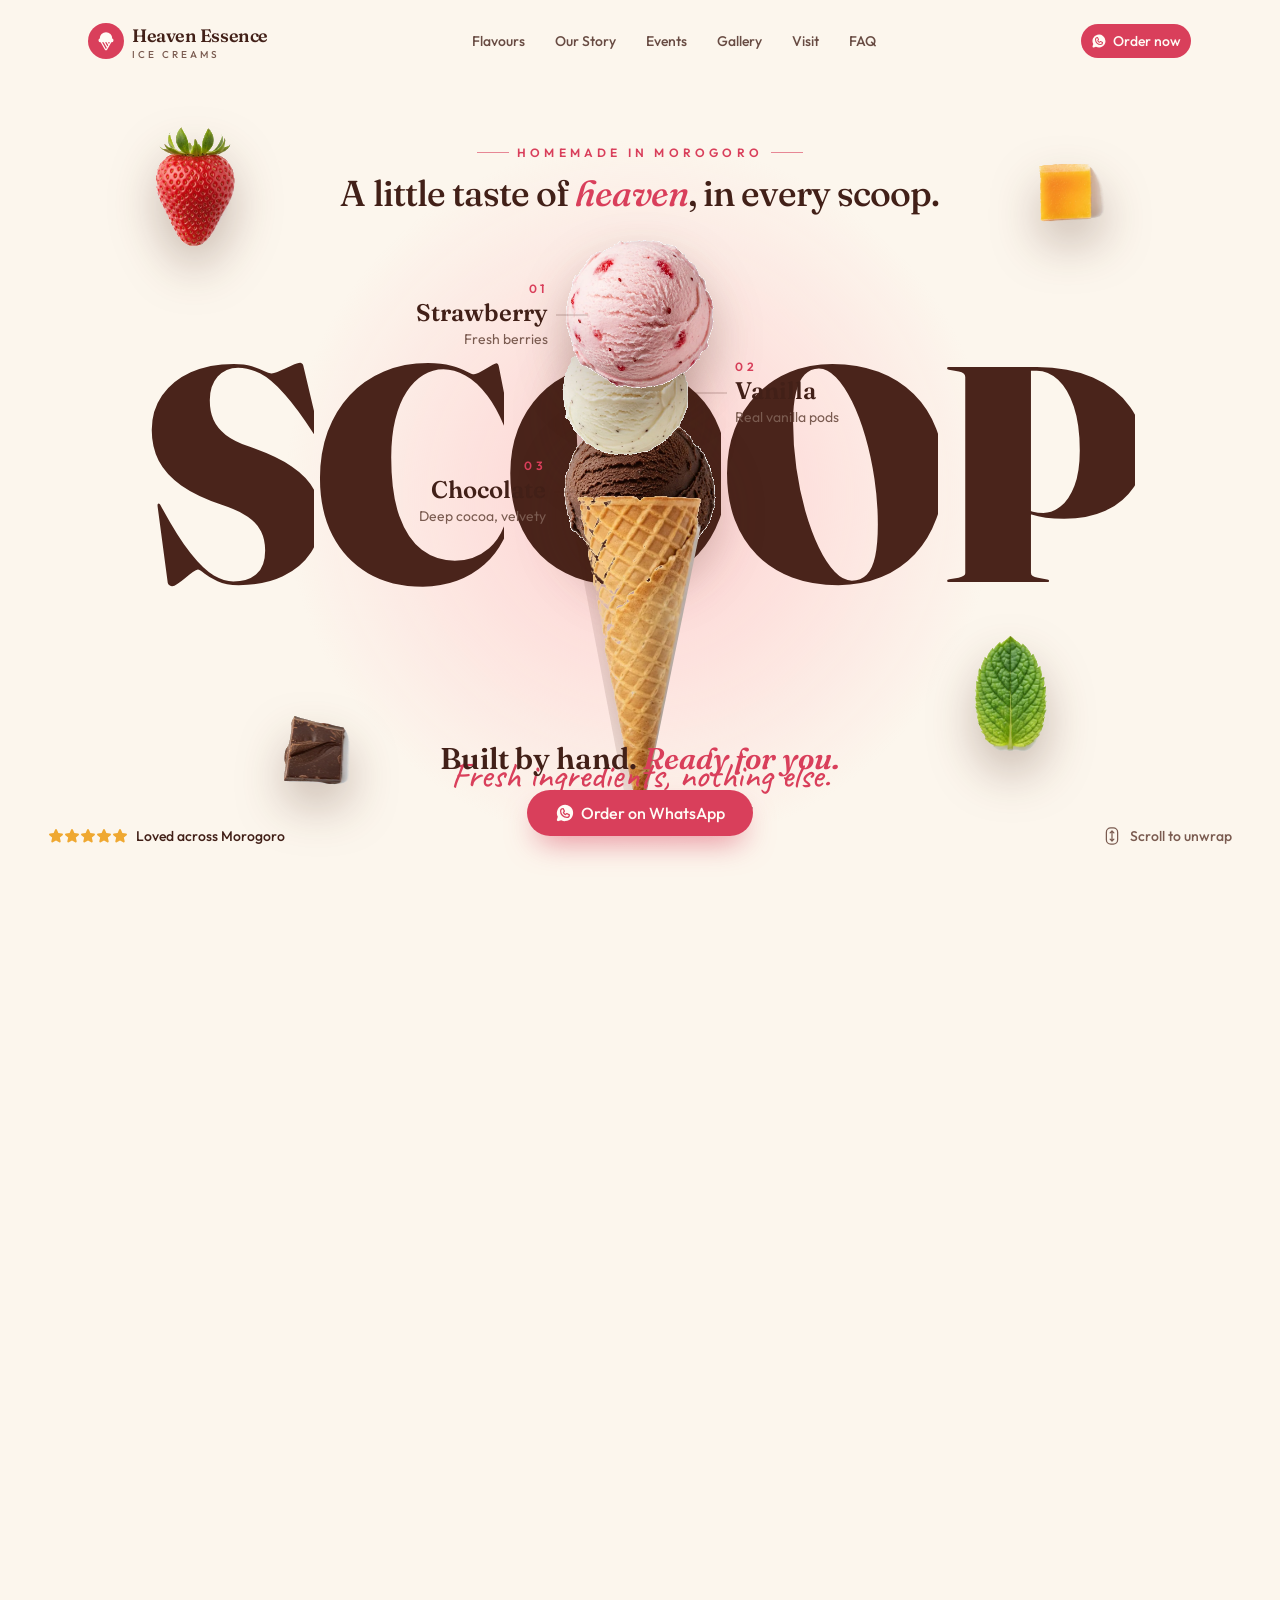
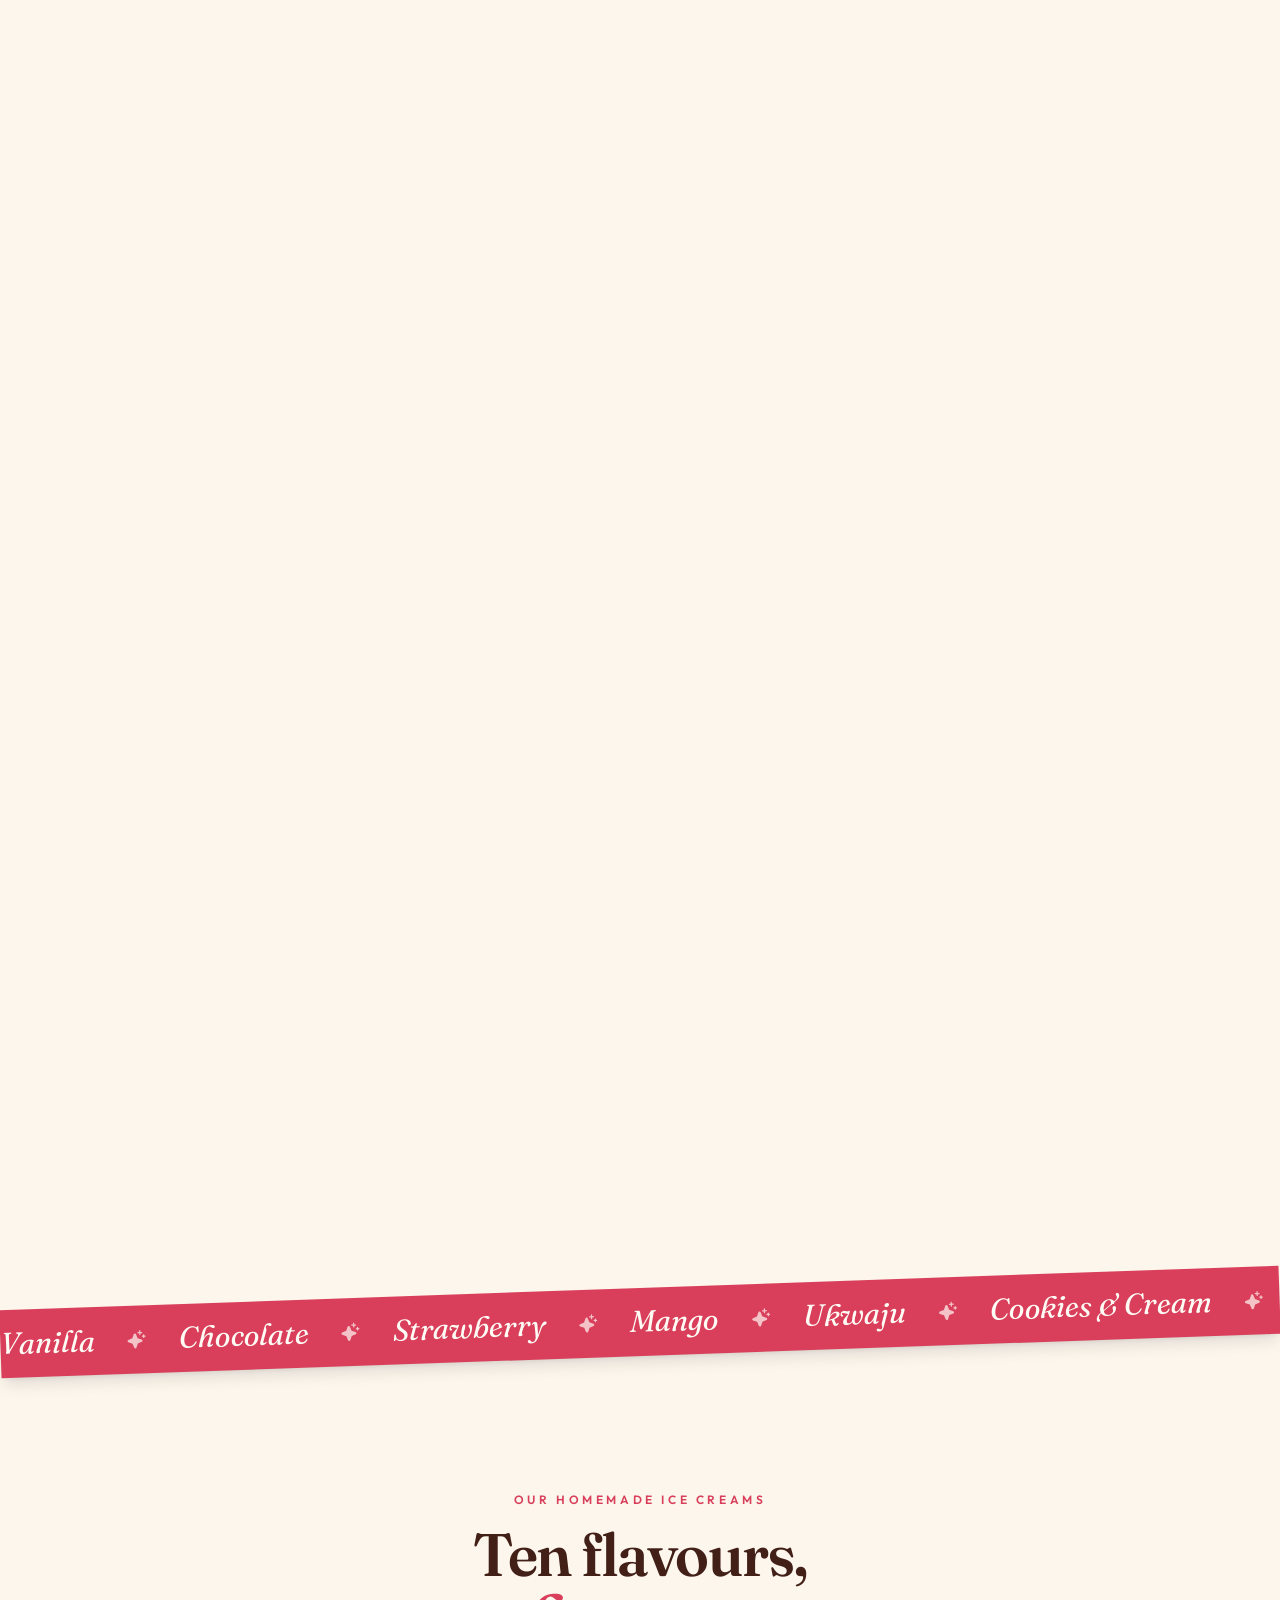
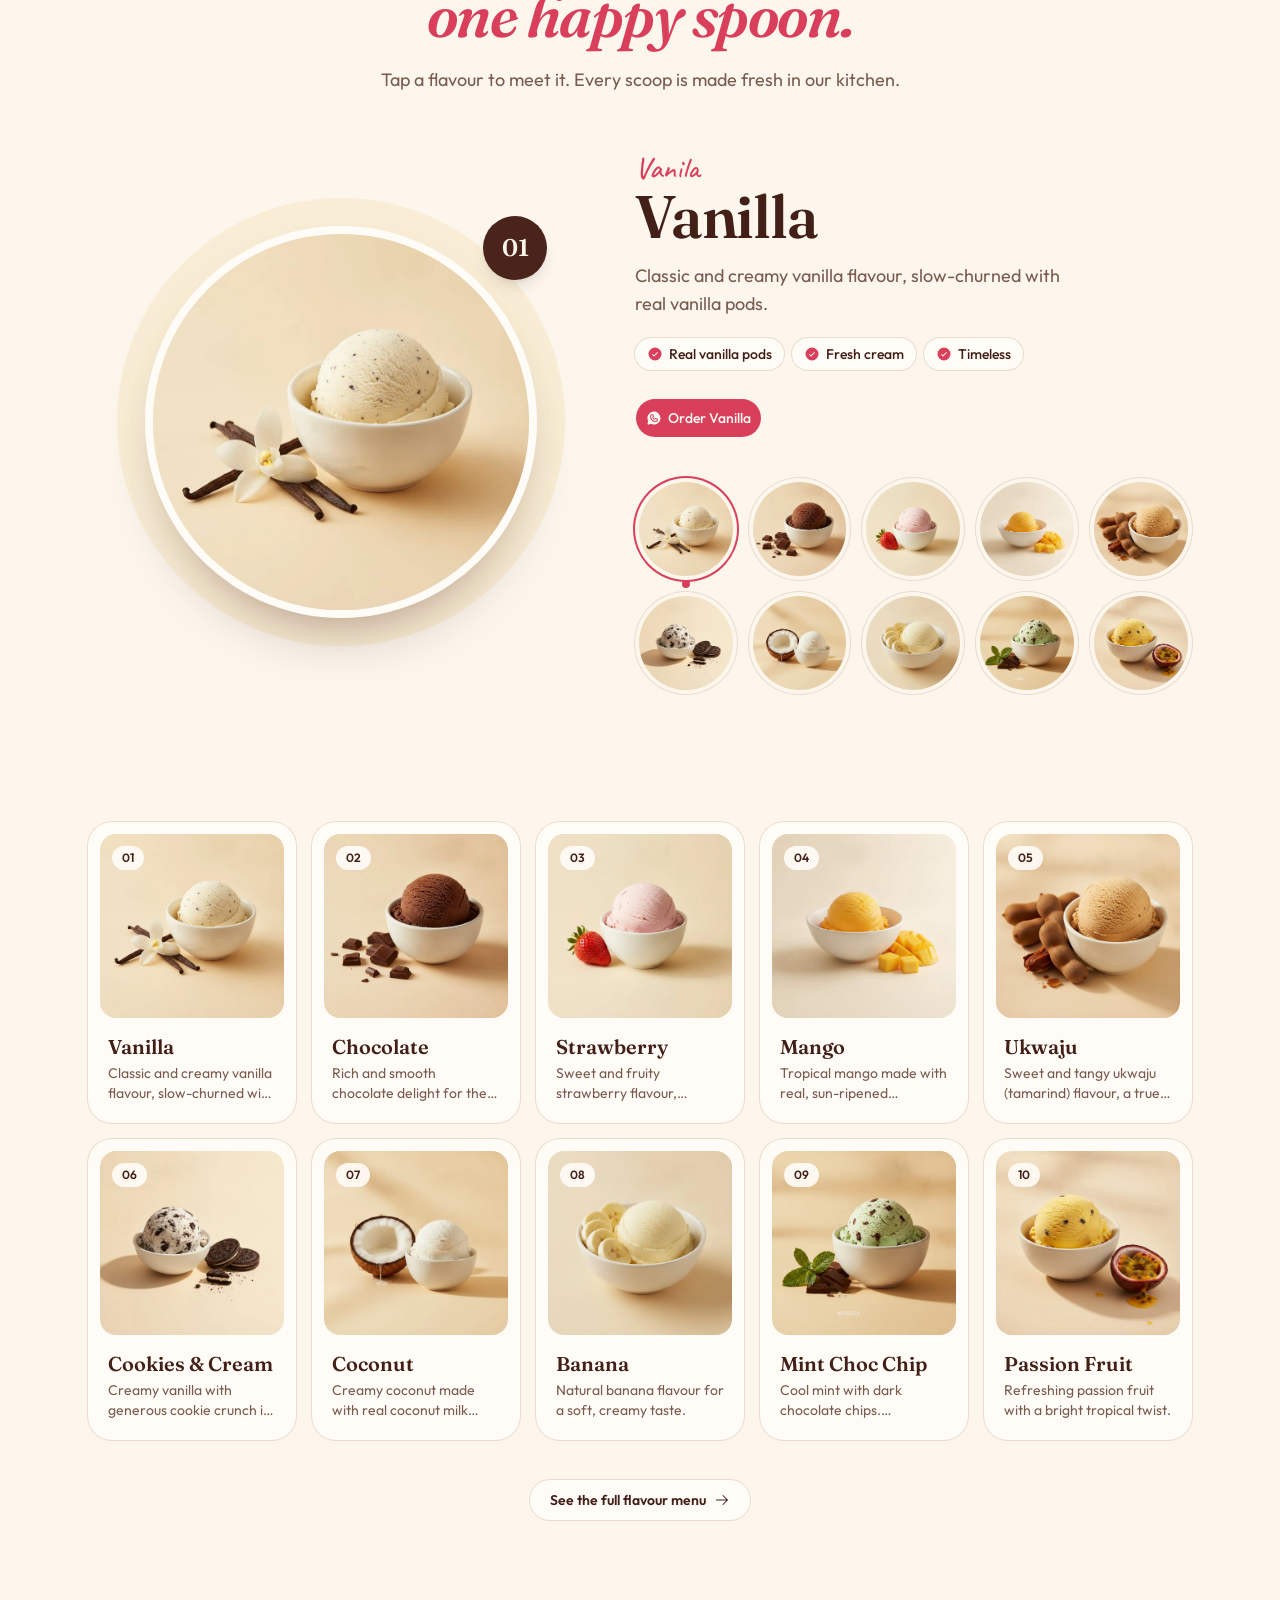
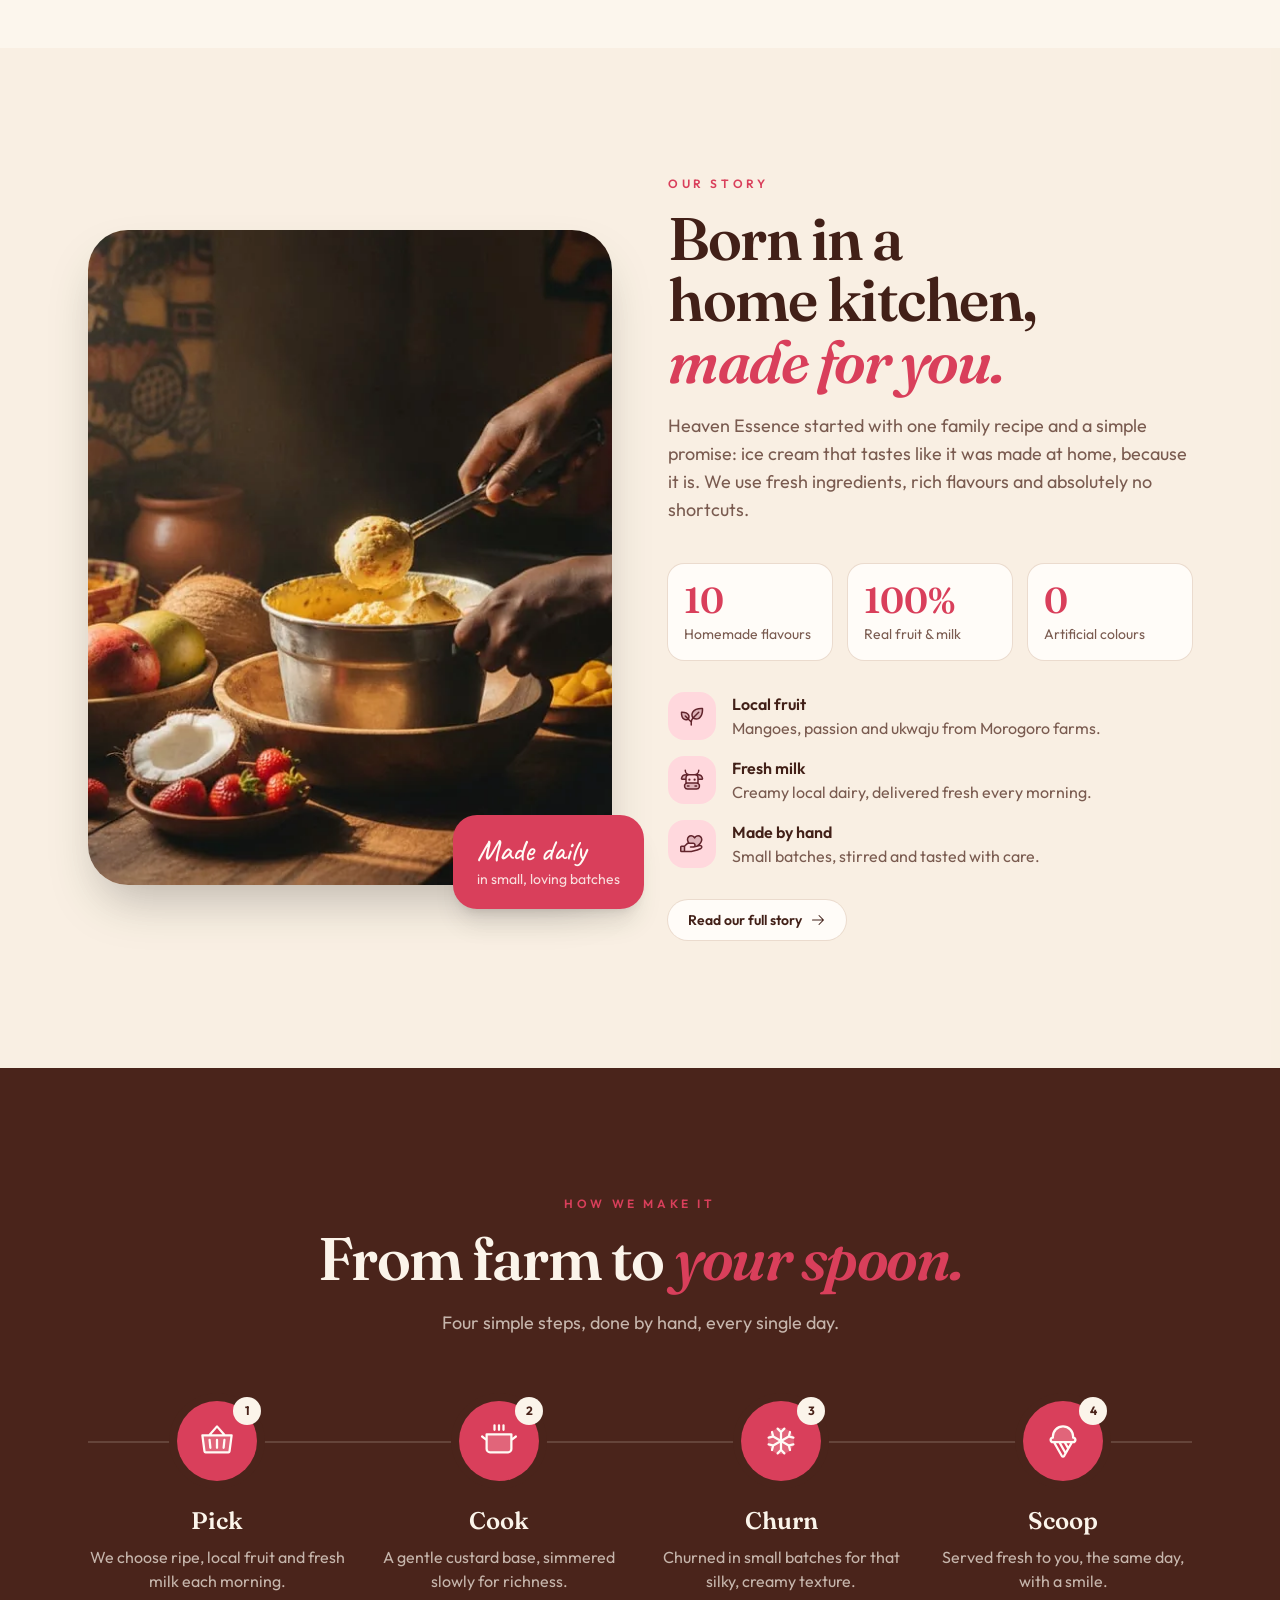
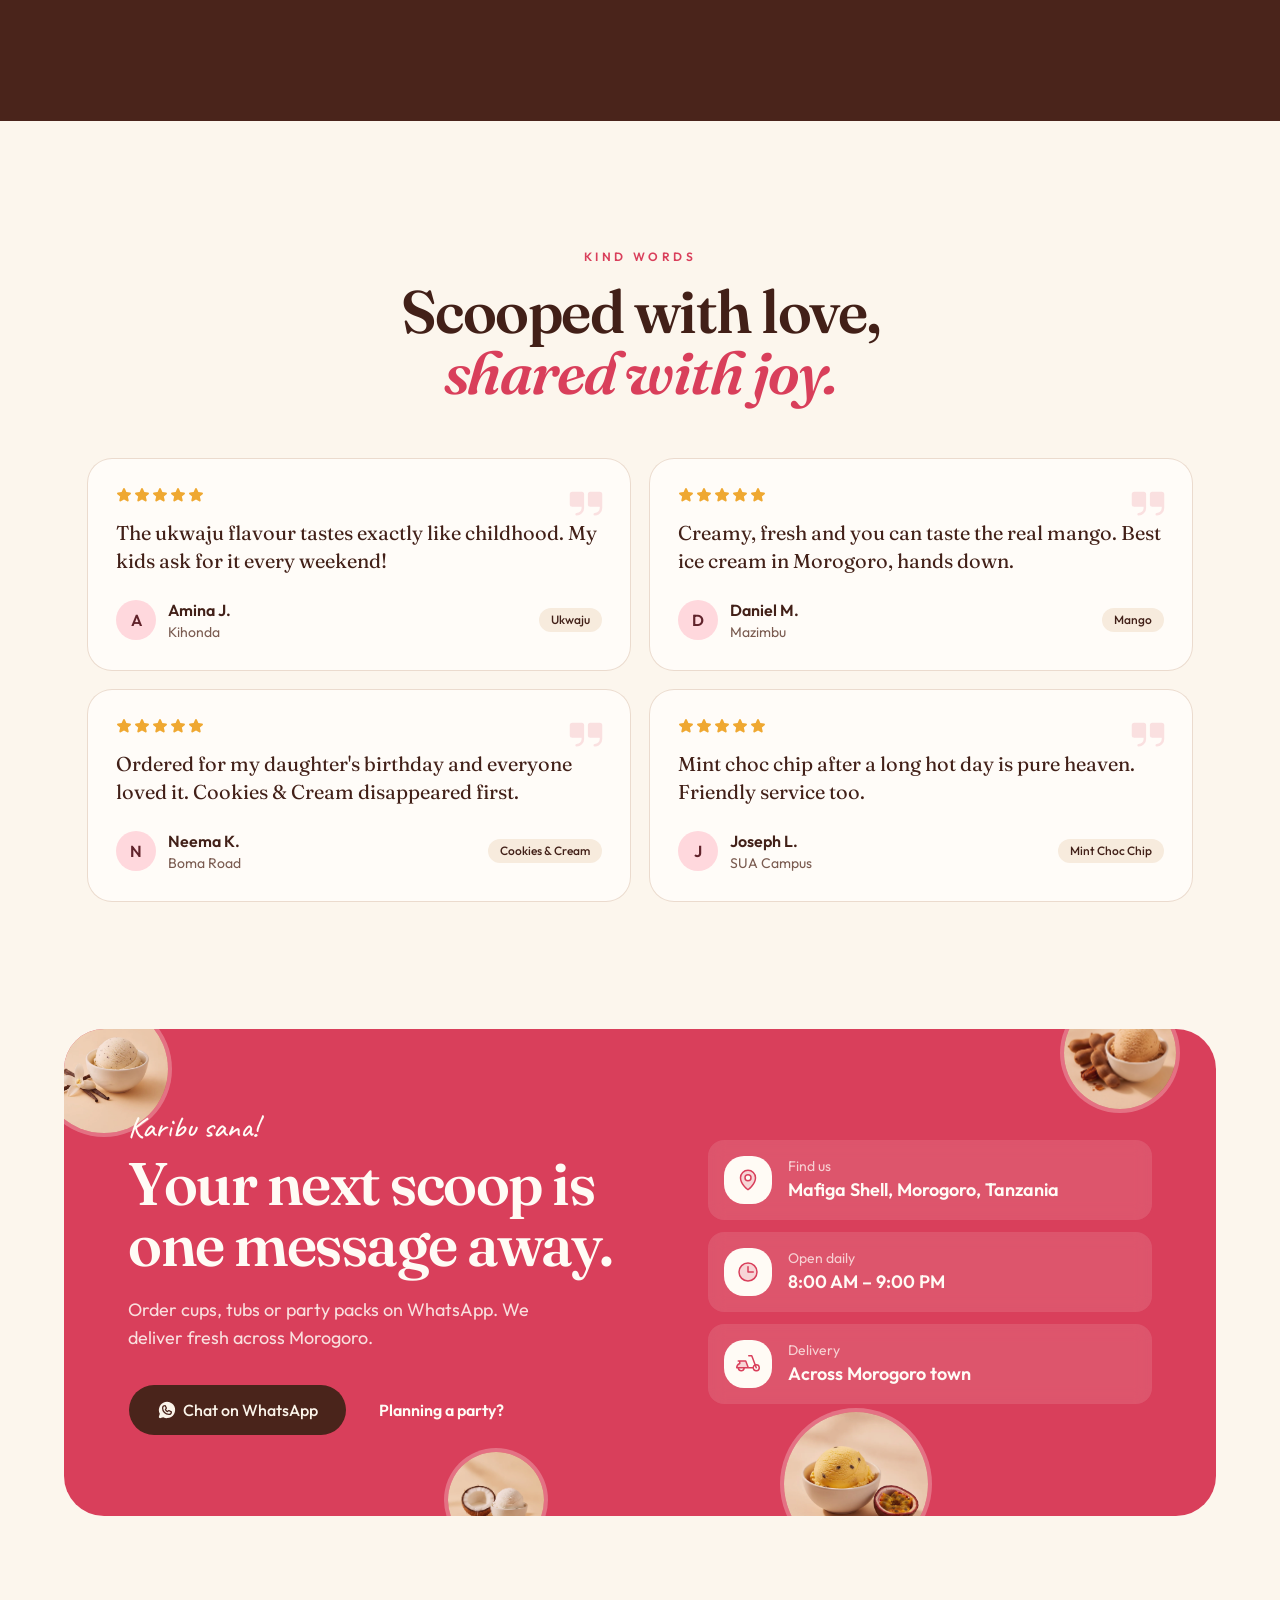
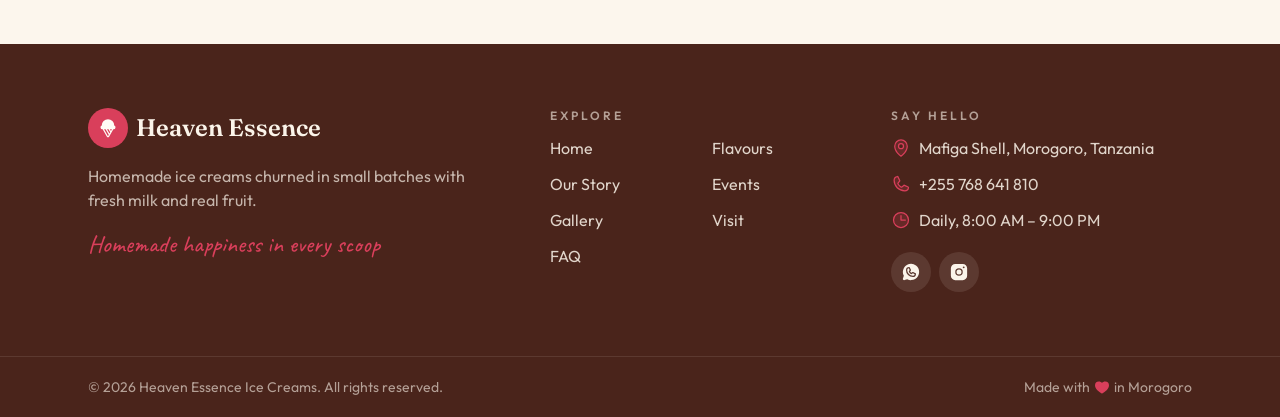
<file: index.html>
<!DOCTYPE html><html class="light" lang="en"><head><meta charSet="utf-8"/><meta name="viewport" content="width=device-width, initial-scale=1.0"/><meta name="heaven-api-base" content=""/><link rel="preload" as="image" href="/images/hero/cone.webp" fetchpriority="high"/><link rel="stylesheet" href="/assets/fonts.css" data-precedence="default"/><link rel="stylesheet" href="/assets/index-BwMxcPgd.css" data-precedence="default"/><title>Heaven Essence Ice Creams | Homemade Ice Cream in Morogoro</title><link rel="canonical" href="https://heavenessence.co.tz/"/><meta property="og:url" content="https://heavenessence.co.tz/"/><meta name="description" content="Homemade ice creams from Morogoro, made with love and real fruit. Ten heavenly flavours, churned fresh every day. Order on WhatsApp."/><meta name="theme-color" content="#f9f3ec"/><meta property="og:type" content="website"/><meta property="og:site_name" content="Heaven Essence Ice Creams"/><meta property="og:title" content="Heaven Essence Ice Creams | Homemade Ice Cream in Morogoro"/><meta property="og:description" content="Homemade ice creams from Morogoro, made with love and real fruit. Ten heavenly flavours, churned fresh every day. Order on WhatsApp."/><link rel="icon" href="/favicon.ico"/><!-- analytics removed --><script type="application/ld+json">{"@context":"https://schema.org","@type":"IceCreamShop","name":"Heaven Essence Ice Creams","description":"Homemade ice creams churned in small batches with fresh milk and real fruit in Morogoro, Tanzania.","url":"https://heavenessence.co.tz/","telephone":"+255768641810","email":"info@familychoiceminimarket.co.tz","address":{"@type":"PostalAddress","streetAddress":"Mafiga Shell","addressLocality":"Morogoro","addressCountry":"TZ"},"openingHoursSpecification":[{"@type":"OpeningHoursSpecification","dayOfWeek":["Monday","Tuesday","Wednesday","Thursday","Friday","Saturday","Sunday"],"opens":"08:00","closes":"21:00"}],"image":"https://heavenessence.co.tz/images/flavours/vanilla.webp","sameAs":["https://instagram.com"]}</script><meta name="google-site-verification" content="qdGnxQAs1rbW1FixEkEqcf2wV3SE4VLUd0ixh2j3pHA"/></head><body><section aria-label="Notifications alt+T" tabindex="-1" aria-live="polite" aria-relevant="additions text" aria-atomic="false" data-react-aria-top-layer="true"></section><!--$--><div class="relative overflow-x-clip"><div class="fixed inset-x-0 top-0 z-[60] h-1 origin-left bg-primary" style="transform:scaleX(0)"></div><header class="fixed inset-x-0 top-0 z-50 px-3 pt-3 md:px-6"><div class="mx-auto flex max-w-6xl items-center justify-between rounded-full px-4 py-2.5 transition-all duration-500 md:px-6 bg-transparent" ><a class="group flex items-center gap-2 cursor-pointer active" href="/" data-status="active" aria-current="page"><span class="grid size-9 place-items-center rounded-full bg-primary text-primary-foreground"><svg xmlns="http://www.w3.org/2000/svg" width="1em" height="1em" fill="currentColor" viewBox="0 0 256 256" class="size-5"><path d="M208,97.37V96A80,80,0,0,0,48,96v1.37A24,24,0,0,0,56,144h3.29l54.82,95.94a16,16,0,0,0,27.78,0L196.71,144H200a24,24,0,0,0,8-46.63ZM146.89,198.94,115.5,144h19.29l21.75,38.06ZM77.71,144H97.07l40.61,71.06L128,232Zm88,21.94L153.21,144h25.08Z"></path></svg></span><span class="leading-none"><span class="block font-serif text-lg font-semibold tracking-tight">Heaven Essence</span><span class="block text-[10px] font-medium uppercase tracking-[0.3em] text-muted-foreground">Ice Creams</span></span></a><nav class="hidden items-center gap-0.5 lg:flex"><a class="relative rounded-full px-3.5 py-2 text-sm font-medium text-foreground/80 transition-colors hover:bg-accent hover:text-accent-foreground data-[status=active]:bg-accent data-[status=active]:text-accent-foreground cursor-pointer" href="/flavours">Flavours</a><a class="relative rounded-full px-3.5 py-2 text-sm font-medium text-foreground/80 transition-colors hover:bg-accent hover:text-accent-foreground data-[status=active]:bg-accent data-[status=active]:text-accent-foreground cursor-pointer" href="/our-story">Our Story</a><a class="relative rounded-full px-3.5 py-2 text-sm font-medium text-foreground/80 transition-colors hover:bg-accent hover:text-accent-foreground data-[status=active]:bg-accent data-[status=active]:text-accent-foreground cursor-pointer" href="/events">Events</a><a class="relative rounded-full px-3.5 py-2 text-sm font-medium text-foreground/80 transition-colors hover:bg-accent hover:text-accent-foreground data-[status=active]:bg-accent data-[status=active]:text-accent-foreground cursor-pointer" href="/gallery">Gallery</a><a class="relative rounded-full px-3.5 py-2 text-sm font-medium text-foreground/80 transition-colors hover:bg-accent hover:text-accent-foreground data-[status=active]:bg-accent data-[status=active]:text-accent-foreground cursor-pointer" href="/visit">Visit</a><a class="relative rounded-full px-3.5 py-2 text-sm font-medium text-foreground/80 transition-colors hover:bg-accent hover:text-accent-foreground data-[status=active]:bg-accent data-[status=active]:text-accent-foreground cursor-pointer" href="/faq">FAQ</a></nav><div class="flex items-center gap-2"><a href="https://wa.me/255768641810?text=Hello%20Heaven%20Essence!%20I&#x27;d%20like%20to%20order%20ice%20cream." target="_blank" rel="noreferrer" role="button" tabindex="0" data-slot="button" class="group/button shrink-0 items-center justify-center border border-transparent bg-clip-padding text-sm font-medium whitespace-nowrap transition-all outline-none select-none focus-visible:border-ring focus-visible:ring-3 focus-visible:ring-ring/50 active:not-aria-[haspopup]:translate-y-px disabled:pointer-events-none disabled:opacity-50 aria-invalid:border-destructive aria-invalid:ring-3 aria-invalid:ring-destructive/20 dark:aria-invalid:border-destructive/50 dark:aria-invalid:ring-destructive/40 [&amp;_svg]:pointer-events-none [&amp;_svg]:shrink-0 [&amp;_svg:not([class*=&#x27;size-&#x27;])]:size-4 bg-primary text-primary-foreground hover:bg-primary/80 h-9 gap-1.5 px-2.5 in-data-[slot=button-group]:rounded-md has-data-[icon=inline-end]:pr-2 has-data-[icon=inline-start]:pl-2 rounded-full hidden sm:inline-flex"><svg xmlns="http://www.w3.org/2000/svg" width="1em" height="1em" fill="currentColor" viewBox="0 0 256 256"><path d="M152.58,145.23l23,11.48A24,24,0,0,1,152,176a72.08,72.08,0,0,1-72-72A24,24,0,0,1,99.29,80.46l11.48,23L101,118a8,8,0,0,0-.73,7.51,56.47,56.47,0,0,0,30.15,30.15A8,8,0,0,0,138,155ZM232,128A104,104,0,0,1,79.12,219.82L45.07,231.17a16,16,0,0,1-20.24-20.24l11.35-34.05A104,104,0,1,1,232,128Zm-40,24a8,8,0,0,0-4.42-7.16l-32-16a8,8,0,0,0-8,.5l-14.69,9.8a40.55,40.55,0,0,1-16-16l9.8-14.69a8,8,0,0,0,.5-8l-16-32A8,8,0,0,0,104,64a40,40,0,0,0-40,40,88.1,88.1,0,0,0,88,88A40,40,0,0,0,192,152Z"></path></svg>Order now</a><button type="button" aria-label="Open menu" aria-expanded="false" class="grid size-10 place-items-center rounded-full bg-card ring-1 ring-border lg:hidden cursor-pointer"><svg xmlns="http://www.w3.org/2000/svg" width="1em" height="1em" fill="currentColor" viewBox="0 0 256 256" class="size-5"><path d="M224,128a8,8,0,0,1-8,8H40a8,8,0,0,1,0-16H216A8,8,0,0,1,224,128ZM40,72H216a8,8,0,0,0,0-16H40a8,8,0,0,0,0,16ZM216,184H40a8,8,0,0,0,0,16H216a8,8,0,0,0,0-16Z"></path></svg></button></div></div></header><main><section class="relative h-[320svh]"><svg aria-hidden="true" class="pointer-events-none absolute size-0" focusable="false"><filter id="knockout-soft" color-interpolation-filters="sRGB"><feColorMatrix type="matrix" values="1 0 0 0 0  0 1 0 0 0  0 0 1 0 0  -25 -25 -25 73.5 0"></feColorMatrix></filter><filter id="knockout-strong" color-interpolation-filters="sRGB"><feColorMatrix type="matrix" values="1 0 0 0 0  0 1 0 0 0  0 0 1 0 0  -5 -5 -5 12.6 0"></feColorMatrix></filter></svg><div class="sticky top-0 h-svh overflow-hidden"><div class="pointer-events-none absolute left-1/2 top-[55%] size-[90vmin] -translate-x-1/2 -translate-y-1/2 rounded-full bg-[radial-gradient(circle,oklch(0.88_0.08_15/0.75),transparent_62%)] dark:bg-[radial-gradient(circle,oklch(0.42_0.12_12/0.55),transparent_62%)]" style="transform:none"></div><div class="absolute inset-x-0 top-[13svh] z-40 px-6 text-center md:top-[15svh]" style="opacity:1;transform:none"><p class="mx-auto inline-flex items-center gap-2 text-xs font-semibold uppercase tracking-[0.35em] text-primary" ><span class="h-px w-8 bg-primary/60"></span>Homemade in Morogoro<span class="h-px w-8 bg-primary/60"></span></p><h1 class="mt-3 font-serif text-2xl font-medium tracking-tight text-balance md:text-4xl" >A little taste of <span class="italic text-primary">heaven</span>, in every scoop.</h1></div><div class="absolute inset-x-0 top-[54%] z-0 -translate-y-1/2" style="opacity:1"><div aria-hidden="true" class="whitespace-nowrap text-center font-serif text-[30vw] font-black leading-[0.8] tracking-[-0.04em] text-secondary md:text-[24vw] dark:text-foreground"><span class="inline-block overflow-hidden pb-[0.05em]"><span class="inline-block" >S</span></span><span class="inline-block overflow-hidden pb-[0.05em]"><span class="inline-block" >C</span></span><span class="inline-block overflow-hidden pb-[0.05em]"><span class="inline-block" >O</span></span><span class="inline-block overflow-hidden pb-[0.05em]"><span class="inline-block" >O</span></span><span class="inline-block overflow-hidden pb-[0.05em]"><span class="inline-block" >P</span></span></div></div><div class="absolute left-1/2 top-[57%] aspect-[1/3.5] w-[min(34vw,18svh)] md:top-[58%] md:w-[min(15vw,18svh)]" style="transform:translateX(-50%) translateY(-50%)"><div class="absolute left-[2%] top-[31%] w-[96%] z-10" style="transform:none"><img src="/images/hero/scoop-chocolate.webp" alt="Chocolate scoop" draggable="false" class="w-full select-none [filter:url(#knockout-soft)_drop-shadow(0_22px_24px_rgba(70,30,15,0.28))]" /><div class="pointer-events-none absolute top-1/2 hidden w-44 -translate-y-1/2 md:block right-full pr-4 text-right" ><p class="text-xs font-semibold tracking-[0.3em] text-primary">03</p><p class="font-serif text-2xl font-semibold">Chocolate</p><p class="text-sm text-muted-foreground">Deep cocoa, velvety</p><span class="absolute top-1/2 h-px w-8 bg-foreground/30 -right-6"></span></div></div><div class="absolute bottom-0 left-[9%] w-[82%] z-20" style="transform:none"><img fetchpriority="high" src="/images/hero/cone.webp" alt="Golden waffle cone" draggable="false" class="w-full select-none [filter:url(#knockout-strong)_drop-shadow(0_22px_24px_rgba(70,30,15,0.28))] [clip-path:polygon(-5%_0,101%_0,53%_100%,40%_100%)]" /></div><div class="absolute left-[1%] top-[15.5%] w-[98%] z-30" style="transform:none"><img src="/images/hero/scoop-vanilla.webp" alt="Vanilla scoop" draggable="false" class="w-full select-none [filter:url(#knockout-soft)_drop-shadow(0_22px_24px_rgba(70,30,15,0.28))]" /><div class="pointer-events-none absolute top-1/2 hidden w-44 -translate-y-1/2 md:block left-full pl-4" ><p class="text-xs font-semibold tracking-[0.3em] text-primary">02</p><p class="font-serif text-2xl font-semibold">Vanilla</p><p class="text-sm text-muted-foreground">Real vanilla pods</p><span class="absolute top-1/2 h-px w-8 bg-foreground/30 -left-6"></span></div></div><div class="absolute left-[3%] top-0 w-[94%] z-40" style="transform:none"><img src="/images/hero/scoop-strawberry.webp" alt="Strawberry scoop" draggable="false" class="w-full select-none [filter:url(#knockout-soft)_drop-shadow(0_22px_24px_rgba(70,30,15,0.28))]" /><div class="pointer-events-none absolute top-1/2 hidden w-44 -translate-y-1/2 md:block right-full pr-4 text-right" ><p class="text-xs font-semibold tracking-[0.3em] text-primary">01</p><p class="font-serif text-2xl font-semibold">Strawberry</p><p class="text-sm text-muted-foreground">Fresh berries</p><span class="absolute top-1/2 h-px w-8 bg-foreground/30 -right-6"></span></div></div></div><div aria-hidden="true" class="pointer-events-none absolute inset-0"><img src="/images/hero/strawberry.webp" alt="Fresh strawberry" draggable="false" class="absolute z-30 select-none [filter:url(#knockout-strong)_drop-shadow(0_22px_24px_rgba(70,30,15,0.28))] left-[12%] top-[14%] w-[13vw] md:w-[7vw]" /><img src="/images/hero/mango-cube.webp" alt="Mango cube" draggable="false" class="absolute z-30 select-none [filter:url(#knockout-strong)_drop-shadow(0_22px_24px_rgba(70,30,15,0.28))] right-[13%] top-[18%] w-[12vw] md:w-[6vw]" /><img src="/images/hero/mint-leaf.webp" alt="Mint leaf" draggable="false" class="absolute z-30 select-none [filter:url(#knockout-strong)_drop-shadow(0_22px_24px_rgba(70,30,15,0.28))] right-[18%] bottom-[16%] w-[12vw] md:w-[6vw]" /><img src="/images/hero/chocolate-chunk.webp" alt="Dark chocolate chunk" draggable="false" class="absolute z-30 select-none [filter:url(#knockout-strong)_drop-shadow(0_22px_24px_rgba(70,30,15,0.28))] left-[22%] bottom-[12%] w-[12vw] md:w-[6vw]" /></div><div class="pointer-events-none absolute inset-x-0 bottom-[9svh] z-40 px-6 text-center" ><p class="font-script text-3xl text-primary md:text-4xl">Fresh ingredients, nothing else.</p><p class="mt-1 text-sm text-muted-foreground">Real fruit · Fresh milk · Churned daily</p></div><div class="absolute inset-x-0 bottom-[7svh] z-40 flex flex-col items-center gap-3 px-6 text-center" ><p class="font-serif text-2xl font-semibold md:text-3xl">Built by hand. <span class="italic text-primary">Ready for you.</span></p><a href="https://wa.me/255768641810?text=Hello%20Heaven%20Essence!%20I&#x27;d%20like%20to%20order%20ice%20cream." target="_blank" rel="noreferrer" role="button" tabindex="0" data-slot="button" class="group/button inline-flex shrink-0 items-center justify-center border border-transparent bg-clip-padding font-medium whitespace-nowrap transition-all outline-none select-none focus-visible:border-ring focus-visible:ring-3 focus-visible:ring-ring/50 active:not-aria-[haspopup]:translate-y-px disabled:pointer-events-none disabled:opacity-50 aria-invalid:border-destructive aria-invalid:ring-3 aria-invalid:ring-destructive/20 dark:aria-invalid:border-destructive/50 dark:aria-invalid:ring-destructive/40 [&amp;_svg]:pointer-events-none [&amp;_svg]:shrink-0 [&amp;_svg:not([class*=&#x27;size-&#x27;])]:size-4 bg-primary text-primary-foreground hover:bg-primary/80 gap-1.5 has-data-[icon=inline-end]:pr-2 has-data-[icon=inline-start]:pl-2 rounded-full h-12 px-7 text-base shadow-[0_14px_30px_-10px] shadow-primary/60"><svg xmlns="http://www.w3.org/2000/svg" width="1em" height="1em" fill="currentColor" viewBox="0 0 256 256" class="size-5"><path d="M152.58,145.23l23,11.48A24,24,0,0,1,152,176a72.08,72.08,0,0,1-72-72A24,24,0,0,1,99.29,80.46l11.48,23L101,118a8,8,0,0,0-.73,7.51,56.47,56.47,0,0,0,30.15,30.15A8,8,0,0,0,138,155ZM232,128A104,104,0,0,1,79.12,219.82L45.07,231.17a16,16,0,0,1-20.24-20.24l11.35-34.05A104,104,0,1,1,232,128Zm-40,24a8,8,0,0,0-4.42-7.16l-32-16a8,8,0,0,0-8,.5l-14.69,9.8a40.55,40.55,0,0,1-16-16l9.8-14.69a8,8,0,0,0,.5-8l-16-32A8,8,0,0,0,104,64a40,40,0,0,0-40,40,88.1,88.1,0,0,0,88,88A40,40,0,0,0,192,152Z"></path></svg>Order on WhatsApp</a></div><div class="absolute bottom-[6svh] left-6 z-40 hidden items-center gap-2 text-sm md:flex lg:left-12" style="opacity:1"><span class="flex"><svg xmlns="http://www.w3.org/2000/svg" width="1em" height="1em" fill="currentColor" viewBox="0 0 256 256" class="size-4 text-chart-2"><path d="M234.29,114.85l-45,38.83L203,211.75a16.4,16.4,0,0,1-24.5,17.82L128,198.49,77.47,229.57A16.4,16.4,0,0,1,53,211.75l13.76-58.07-45-38.83A16.46,16.46,0,0,1,31.08,86l59-4.76,22.76-55.08a16.36,16.36,0,0,1,30.27,0l22.75,55.08,59,4.76a16.46,16.46,0,0,1,9.37,28.86Z"></path></svg><svg xmlns="http://www.w3.org/2000/svg" width="1em" height="1em" fill="currentColor" viewBox="0 0 256 256" class="size-4 text-chart-2"><path d="M234.29,114.85l-45,38.83L203,211.75a16.4,16.4,0,0,1-24.5,17.82L128,198.49,77.47,229.57A16.4,16.4,0,0,1,53,211.75l13.76-58.07-45-38.83A16.46,16.46,0,0,1,31.08,86l59-4.76,22.76-55.08a16.36,16.36,0,0,1,30.27,0l22.75,55.08,59,4.76a16.46,16.46,0,0,1,9.37,28.86Z"></path></svg><svg xmlns="http://www.w3.org/2000/svg" width="1em" height="1em" fill="currentColor" viewBox="0 0 256 256" class="size-4 text-chart-2"><path d="M234.29,114.85l-45,38.83L203,211.75a16.4,16.4,0,0,1-24.5,17.82L128,198.49,77.47,229.57A16.4,16.4,0,0,1,53,211.75l13.76-58.07-45-38.83A16.46,16.46,0,0,1,31.08,86l59-4.76,22.76-55.08a16.36,16.36,0,0,1,30.27,0l22.75,55.08,59,4.76a16.46,16.46,0,0,1,9.37,28.86Z"></path></svg><svg xmlns="http://www.w3.org/2000/svg" width="1em" height="1em" fill="currentColor" viewBox="0 0 256 256" class="size-4 text-chart-2"><path d="M234.29,114.85l-45,38.83L203,211.75a16.4,16.4,0,0,1-24.5,17.82L128,198.49,77.47,229.57A16.4,16.4,0,0,1,53,211.75l13.76-58.07-45-38.83A16.46,16.46,0,0,1,31.08,86l59-4.76,22.76-55.08a16.36,16.36,0,0,1,30.27,0l22.75,55.08,59,4.76a16.46,16.46,0,0,1,9.37,28.86Z"></path></svg><svg xmlns="http://www.w3.org/2000/svg" width="1em" height="1em" fill="currentColor" viewBox="0 0 256 256" class="size-4 text-chart-2"><path d="M234.29,114.85l-45,38.83L203,211.75a16.4,16.4,0,0,1-24.5,17.82L128,198.49,77.47,229.57A16.4,16.4,0,0,1,53,211.75l13.76-58.07-45-38.83A16.46,16.46,0,0,1,31.08,86l59-4.76,22.76-55.08a16.36,16.36,0,0,1,30.27,0l22.75,55.08,59,4.76a16.46,16.46,0,0,1,9.37,28.86Z"></path></svg></span><span class="font-medium">Loved across Morogoro</span></div><div class="absolute bottom-[6svh] right-6 z-40 flex items-center gap-2 text-sm font-medium text-muted-foreground max-md:inset-x-0 max-md:justify-center lg:right-12" style="opacity:1"><span><svg xmlns="http://www.w3.org/2000/svg" width="1em" height="1em" fill="currentColor" viewBox="0 0 256 256" class="size-5"><path d="M144,16H112A64.07,64.07,0,0,0,48,80v96a64.07,64.07,0,0,0,64,64h32a64.07,64.07,0,0,0,64-64V80A64.07,64.07,0,0,0,144,16Zm48,160a48.05,48.05,0,0,1-48,48H112a48.05,48.05,0,0,1-48-48V80a48.05,48.05,0,0,1,48-48h32a48.05,48.05,0,0,1,48,48ZM136,83.31v89.38l10.34-10.35a8,8,0,0,1,11.32,11.32l-24,24a8,8,0,0,1-11.32,0l-24-24a8,8,0,0,1,11.32-11.32L120,172.69V83.31L109.66,93.66A8,8,0,0,1,98.34,82.34l24-24a8,8,0,0,1,11.32,0l24,24a8,8,0,0,1-11.32,11.32Z"></path></svg></span>Scroll to unwrap</div></div></section><div class="relative z-10 -my-4 py-6"><div class="-rotate-2 bg-primary py-4 text-primary-foreground shadow-lg"><div class="flex w-max gap-8"><span class="flex items-center gap-8 font-serif text-2xl italic md:text-3xl">Vanilla<svg xmlns="http://www.w3.org/2000/svg" width="1em" height="1em" fill="currentColor" viewBox="0 0 256 256" class="size-5 opacity-70"><path d="M208,144a15.78,15.78,0,0,1-10.42,14.94L146,178l-19,51.62a15.92,15.92,0,0,1-29.88,0L78,178l-51.62-19a15.92,15.92,0,0,1,0-29.88L78,110l19-51.62a15.92,15.92,0,0,1,29.88,0L146,110l51.62,19A15.78,15.78,0,0,1,208,144ZM152,48h16V64a8,8,0,0,0,16,0V48h16a8,8,0,0,0,0-16H184V16a8,8,0,0,0-16,0V32H152a8,8,0,0,0,0,16Zm88,32h-8V72a8,8,0,0,0-16,0v8h-8a8,8,0,0,0,0,16h8v8a8,8,0,0,0,16,0V96h8a8,8,0,0,0,0-16Z"></path></svg></span><span class="flex items-center gap-8 font-serif text-2xl italic md:text-3xl">Chocolate<svg xmlns="http://www.w3.org/2000/svg" width="1em" height="1em" fill="currentColor" viewBox="0 0 256 256" class="size-5 opacity-70"><path d="M208,144a15.78,15.78,0,0,1-10.42,14.94L146,178l-19,51.62a15.92,15.92,0,0,1-29.88,0L78,178l-51.62-19a15.92,15.92,0,0,1,0-29.88L78,110l19-51.62a15.92,15.92,0,0,1,29.88,0L146,110l51.62,19A15.78,15.78,0,0,1,208,144ZM152,48h16V64a8,8,0,0,0,16,0V48h16a8,8,0,0,0,0-16H184V16a8,8,0,0,0-16,0V32H152a8,8,0,0,0,0,16Zm88,32h-8V72a8,8,0,0,0-16,0v8h-8a8,8,0,0,0,0,16h8v8a8,8,0,0,0,16,0V96h8a8,8,0,0,0,0-16Z"></path></svg></span><span class="flex items-center gap-8 font-serif text-2xl italic md:text-3xl">Strawberry<svg xmlns="http://www.w3.org/2000/svg" width="1em" height="1em" fill="currentColor" viewBox="0 0 256 256" class="size-5 opacity-70"><path d="M208,144a15.78,15.78,0,0,1-10.42,14.94L146,178l-19,51.62a15.92,15.92,0,0,1-29.88,0L78,178l-51.62-19a15.92,15.92,0,0,1,0-29.88L78,110l19-51.62a15.92,15.92,0,0,1,29.88,0L146,110l51.62,19A15.78,15.78,0,0,1,208,144ZM152,48h16V64a8,8,0,0,0,16,0V48h16a8,8,0,0,0,0-16H184V16a8,8,0,0,0-16,0V32H152a8,8,0,0,0,0,16Zm88,32h-8V72a8,8,0,0,0-16,0v8h-8a8,8,0,0,0,0,16h8v8a8,8,0,0,0,16,0V96h8a8,8,0,0,0,0-16Z"></path></svg></span><span class="flex items-center gap-8 font-serif text-2xl italic md:text-3xl">Mango<svg xmlns="http://www.w3.org/2000/svg" width="1em" height="1em" fill="currentColor" viewBox="0 0 256 256" class="size-5 opacity-70"><path d="M208,144a15.78,15.78,0,0,1-10.42,14.94L146,178l-19,51.62a15.92,15.92,0,0,1-29.88,0L78,178l-51.62-19a15.92,15.92,0,0,1,0-29.88L78,110l19-51.62a15.92,15.92,0,0,1,29.88,0L146,110l51.62,19A15.78,15.78,0,0,1,208,144ZM152,48h16V64a8,8,0,0,0,16,0V48h16a8,8,0,0,0,0-16H184V16a8,8,0,0,0-16,0V32H152a8,8,0,0,0,0,16Zm88,32h-8V72a8,8,0,0,0-16,0v8h-8a8,8,0,0,0,0,16h8v8a8,8,0,0,0,16,0V96h8a8,8,0,0,0,0-16Z"></path></svg></span><span class="flex items-center gap-8 font-serif text-2xl italic md:text-3xl">Ukwaju<svg xmlns="http://www.w3.org/2000/svg" width="1em" height="1em" fill="currentColor" viewBox="0 0 256 256" class="size-5 opacity-70"><path d="M208,144a15.78,15.78,0,0,1-10.42,14.94L146,178l-19,51.62a15.92,15.92,0,0,1-29.88,0L78,178l-51.62-19a15.92,15.92,0,0,1,0-29.88L78,110l19-51.62a15.92,15.92,0,0,1,29.88,0L146,110l51.62,19A15.78,15.78,0,0,1,208,144ZM152,48h16V64a8,8,0,0,0,16,0V48h16a8,8,0,0,0,0-16H184V16a8,8,0,0,0-16,0V32H152a8,8,0,0,0,0,16Zm88,32h-8V72a8,8,0,0,0-16,0v8h-8a8,8,0,0,0,0,16h8v8a8,8,0,0,0,16,0V96h8a8,8,0,0,0,0-16Z"></path></svg></span><span class="flex items-center gap-8 font-serif text-2xl italic md:text-3xl">Cookies &amp; Cream<svg xmlns="http://www.w3.org/2000/svg" width="1em" height="1em" fill="currentColor" viewBox="0 0 256 256" class="size-5 opacity-70"><path d="M208,144a15.78,15.78,0,0,1-10.42,14.94L146,178l-19,51.62a15.92,15.92,0,0,1-29.88,0L78,178l-51.62-19a15.92,15.92,0,0,1,0-29.88L78,110l19-51.62a15.92,15.92,0,0,1,29.88,0L146,110l51.62,19A15.78,15.78,0,0,1,208,144ZM152,48h16V64a8,8,0,0,0,16,0V48h16a8,8,0,0,0,0-16H184V16a8,8,0,0,0-16,0V32H152a8,8,0,0,0,0,16Zm88,32h-8V72a8,8,0,0,0-16,0v8h-8a8,8,0,0,0,0,16h8v8a8,8,0,0,0,16,0V96h8a8,8,0,0,0,0-16Z"></path></svg></span><span class="flex items-center gap-8 font-serif text-2xl italic md:text-3xl">Coconut<svg xmlns="http://www.w3.org/2000/svg" width="1em" height="1em" fill="currentColor" viewBox="0 0 256 256" class="size-5 opacity-70"><path d="M208,144a15.78,15.78,0,0,1-10.42,14.94L146,178l-19,51.62a15.92,15.92,0,0,1-29.88,0L78,178l-51.62-19a15.92,15.92,0,0,1,0-29.88L78,110l19-51.62a15.92,15.92,0,0,1,29.88,0L146,110l51.62,19A15.78,15.78,0,0,1,208,144ZM152,48h16V64a8,8,0,0,0,16,0V48h16a8,8,0,0,0,0-16H184V16a8,8,0,0,0-16,0V32H152a8,8,0,0,0,0,16Zm88,32h-8V72a8,8,0,0,0-16,0v8h-8a8,8,0,0,0,0,16h8v8a8,8,0,0,0,16,0V96h8a8,8,0,0,0,0-16Z"></path></svg></span><span class="flex items-center gap-8 font-serif text-2xl italic md:text-3xl">Banana<svg xmlns="http://www.w3.org/2000/svg" width="1em" height="1em" fill="currentColor" viewBox="0 0 256 256" class="size-5 opacity-70"><path d="M208,144a15.78,15.78,0,0,1-10.42,14.94L146,178l-19,51.62a15.92,15.92,0,0,1-29.88,0L78,178l-51.62-19a15.92,15.92,0,0,1,0-29.88L78,110l19-51.62a15.92,15.92,0,0,1,29.88,0L146,110l51.62,19A15.78,15.78,0,0,1,208,144ZM152,48h16V64a8,8,0,0,0,16,0V48h16a8,8,0,0,0,0-16H184V16a8,8,0,0,0-16,0V32H152a8,8,0,0,0,0,16Zm88,32h-8V72a8,8,0,0,0-16,0v8h-8a8,8,0,0,0,0,16h8v8a8,8,0,0,0,16,0V96h8a8,8,0,0,0,0-16Z"></path></svg></span><span class="flex items-center gap-8 font-serif text-2xl italic md:text-3xl">Mint Choc Chip<svg xmlns="http://www.w3.org/2000/svg" width="1em" height="1em" fill="currentColor" viewBox="0 0 256 256" class="size-5 opacity-70"><path d="M208,144a15.78,15.78,0,0,1-10.42,14.94L146,178l-19,51.62a15.92,15.92,0,0,1-29.88,0L78,178l-51.62-19a15.92,15.92,0,0,1,0-29.88L78,110l19-51.62a15.92,15.92,0,0,1,29.88,0L146,110l51.62,19A15.78,15.78,0,0,1,208,144ZM152,48h16V64a8,8,0,0,0,16,0V48h16a8,8,0,0,0,0-16H184V16a8,8,0,0,0-16,0V32H152a8,8,0,0,0,0,16Zm88,32h-8V72a8,8,0,0,0-16,0v8h-8a8,8,0,0,0,0,16h8v8a8,8,0,0,0,16,0V96h8a8,8,0,0,0,0-16Z"></path></svg></span><span class="flex items-center gap-8 font-serif text-2xl italic md:text-3xl">Passion Fruit<svg xmlns="http://www.w3.org/2000/svg" width="1em" height="1em" fill="currentColor" viewBox="0 0 256 256" class="size-5 opacity-70"><path d="M208,144a15.78,15.78,0,0,1-10.42,14.94L146,178l-19,51.62a15.92,15.92,0,0,1-29.88,0L78,178l-51.62-19a15.92,15.92,0,0,1,0-29.88L78,110l19-51.62a15.92,15.92,0,0,1,29.88,0L146,110l51.62,19A15.78,15.78,0,0,1,208,144ZM152,48h16V64a8,8,0,0,0,16,0V48h16a8,8,0,0,0,0-16H184V16a8,8,0,0,0-16,0V32H152a8,8,0,0,0,0,16Zm88,32h-8V72a8,8,0,0,0-16,0v8h-8a8,8,0,0,0,0,16h8v8a8,8,0,0,0,16,0V96h8a8,8,0,0,0,0-16Z"></path></svg></span><span class="flex items-center gap-8 font-serif text-2xl italic md:text-3xl">Vanilla<svg xmlns="http://www.w3.org/2000/svg" width="1em" height="1em" fill="currentColor" viewBox="0 0 256 256" class="size-5 opacity-70"><path d="M208,144a15.78,15.78,0,0,1-10.42,14.94L146,178l-19,51.62a15.92,15.92,0,0,1-29.88,0L78,178l-51.62-19a15.92,15.92,0,0,1,0-29.88L78,110l19-51.62a15.92,15.92,0,0,1,29.88,0L146,110l51.62,19A15.78,15.78,0,0,1,208,144ZM152,48h16V64a8,8,0,0,0,16,0V48h16a8,8,0,0,0,0-16H184V16a8,8,0,0,0-16,0V32H152a8,8,0,0,0,0,16Zm88,32h-8V72a8,8,0,0,0-16,0v8h-8a8,8,0,0,0,0,16h8v8a8,8,0,0,0,16,0V96h8a8,8,0,0,0,0-16Z"></path></svg></span><span class="flex items-center gap-8 font-serif text-2xl italic md:text-3xl">Chocolate<svg xmlns="http://www.w3.org/2000/svg" width="1em" height="1em" fill="currentColor" viewBox="0 0 256 256" class="size-5 opacity-70"><path d="M208,144a15.78,15.78,0,0,1-10.42,14.94L146,178l-19,51.62a15.92,15.92,0,0,1-29.88,0L78,178l-51.62-19a15.92,15.92,0,0,1,0-29.88L78,110l19-51.62a15.92,15.92,0,0,1,29.88,0L146,110l51.62,19A15.78,15.78,0,0,1,208,144ZM152,48h16V64a8,8,0,0,0,16,0V48h16a8,8,0,0,0,0-16H184V16a8,8,0,0,0-16,0V32H152a8,8,0,0,0,0,16Zm88,32h-8V72a8,8,0,0,0-16,0v8h-8a8,8,0,0,0,0,16h8v8a8,8,0,0,0,16,0V96h8a8,8,0,0,0,0-16Z"></path></svg></span><span class="flex items-center gap-8 font-serif text-2xl italic md:text-3xl">Strawberry<svg xmlns="http://www.w3.org/2000/svg" width="1em" height="1em" fill="currentColor" viewBox="0 0 256 256" class="size-5 opacity-70"><path d="M208,144a15.78,15.78,0,0,1-10.42,14.94L146,178l-19,51.62a15.92,15.92,0,0,1-29.88,0L78,178l-51.62-19a15.92,15.92,0,0,1,0-29.88L78,110l19-51.62a15.92,15.92,0,0,1,29.88,0L146,110l51.62,19A15.78,15.78,0,0,1,208,144ZM152,48h16V64a8,8,0,0,0,16,0V48h16a8,8,0,0,0,0-16H184V16a8,8,0,0,0-16,0V32H152a8,8,0,0,0,0,16Zm88,32h-8V72a8,8,0,0,0-16,0v8h-8a8,8,0,0,0,0,16h8v8a8,8,0,0,0,16,0V96h8a8,8,0,0,0,0-16Z"></path></svg></span><span class="flex items-center gap-8 font-serif text-2xl italic md:text-3xl">Mango<svg xmlns="http://www.w3.org/2000/svg" width="1em" height="1em" fill="currentColor" viewBox="0 0 256 256" class="size-5 opacity-70"><path d="M208,144a15.78,15.78,0,0,1-10.42,14.94L146,178l-19,51.62a15.92,15.92,0,0,1-29.88,0L78,178l-51.62-19a15.92,15.92,0,0,1,0-29.88L78,110l19-51.62a15.92,15.92,0,0,1,29.88,0L146,110l51.62,19A15.78,15.78,0,0,1,208,144ZM152,48h16V64a8,8,0,0,0,16,0V48h16a8,8,0,0,0,0-16H184V16a8,8,0,0,0-16,0V32H152a8,8,0,0,0,0,16Zm88,32h-8V72a8,8,0,0,0-16,0v8h-8a8,8,0,0,0,0,16h8v8a8,8,0,0,0,16,0V96h8a8,8,0,0,0,0-16Z"></path></svg></span><span class="flex items-center gap-8 font-serif text-2xl italic md:text-3xl">Ukwaju<svg xmlns="http://www.w3.org/2000/svg" width="1em" height="1em" fill="currentColor" viewBox="0 0 256 256" class="size-5 opacity-70"><path d="M208,144a15.78,15.78,0,0,1-10.42,14.94L146,178l-19,51.62a15.92,15.92,0,0,1-29.88,0L78,178l-51.62-19a15.92,15.92,0,0,1,0-29.88L78,110l19-51.62a15.92,15.92,0,0,1,29.88,0L146,110l51.62,19A15.78,15.78,0,0,1,208,144ZM152,48h16V64a8,8,0,0,0,16,0V48h16a8,8,0,0,0,0-16H184V16a8,8,0,0,0-16,0V32H152a8,8,0,0,0,0,16Zm88,32h-8V72a8,8,0,0,0-16,0v8h-8a8,8,0,0,0,0,16h8v8a8,8,0,0,0,16,0V96h8a8,8,0,0,0,0-16Z"></path></svg></span><span class="flex items-center gap-8 font-serif text-2xl italic md:text-3xl">Cookies &amp; Cream<svg xmlns="http://www.w3.org/2000/svg" width="1em" height="1em" fill="currentColor" viewBox="0 0 256 256" class="size-5 opacity-70"><path d="M208,144a15.78,15.78,0,0,1-10.42,14.94L146,178l-19,51.62a15.92,15.92,0,0,1-29.88,0L78,178l-51.62-19a15.92,15.92,0,0,1,0-29.88L78,110l19-51.62a15.92,15.92,0,0,1,29.88,0L146,110l51.62,19A15.78,15.78,0,0,1,208,144ZM152,48h16V64a8,8,0,0,0,16,0V48h16a8,8,0,0,0,0-16H184V16a8,8,0,0,0-16,0V32H152a8,8,0,0,0,0,16Zm88,32h-8V72a8,8,0,0,0-16,0v8h-8a8,8,0,0,0,0,16h8v8a8,8,0,0,0,16,0V96h8a8,8,0,0,0,0-16Z"></path></svg></span><span class="flex items-center gap-8 font-serif text-2xl italic md:text-3xl">Coconut<svg xmlns="http://www.w3.org/2000/svg" width="1em" height="1em" fill="currentColor" viewBox="0 0 256 256" class="size-5 opacity-70"><path d="M208,144a15.78,15.78,0,0,1-10.42,14.94L146,178l-19,51.62a15.92,15.92,0,0,1-29.88,0L78,178l-51.62-19a15.92,15.92,0,0,1,0-29.88L78,110l19-51.62a15.92,15.92,0,0,1,29.88,0L146,110l51.62,19A15.78,15.78,0,0,1,208,144ZM152,48h16V64a8,8,0,0,0,16,0V48h16a8,8,0,0,0,0-16H184V16a8,8,0,0,0-16,0V32H152a8,8,0,0,0,0,16Zm88,32h-8V72a8,8,0,0,0-16,0v8h-8a8,8,0,0,0,0,16h8v8a8,8,0,0,0,16,0V96h8a8,8,0,0,0,0-16Z"></path></svg></span><span class="flex items-center gap-8 font-serif text-2xl italic md:text-3xl">Banana<svg xmlns="http://www.w3.org/2000/svg" width="1em" height="1em" fill="currentColor" viewBox="0 0 256 256" class="size-5 opacity-70"><path d="M208,144a15.78,15.78,0,0,1-10.42,14.94L146,178l-19,51.62a15.92,15.92,0,0,1-29.88,0L78,178l-51.62-19a15.92,15.92,0,0,1,0-29.88L78,110l19-51.62a15.92,15.92,0,0,1,29.88,0L146,110l51.62,19A15.78,15.78,0,0,1,208,144ZM152,48h16V64a8,8,0,0,0,16,0V48h16a8,8,0,0,0,0-16H184V16a8,8,0,0,0-16,0V32H152a8,8,0,0,0,0,16Zm88,32h-8V72a8,8,0,0,0-16,0v8h-8a8,8,0,0,0,0,16h8v8a8,8,0,0,0,16,0V96h8a8,8,0,0,0,0-16Z"></path></svg></span><span class="flex items-center gap-8 font-serif text-2xl italic md:text-3xl">Mint Choc Chip<svg xmlns="http://www.w3.org/2000/svg" width="1em" height="1em" fill="currentColor" viewBox="0 0 256 256" class="size-5 opacity-70"><path d="M208,144a15.78,15.78,0,0,1-10.42,14.94L146,178l-19,51.62a15.92,15.92,0,0,1-29.88,0L78,178l-51.62-19a15.92,15.92,0,0,1,0-29.88L78,110l19-51.62a15.92,15.92,0,0,1,29.88,0L146,110l51.62,19A15.78,15.78,0,0,1,208,144ZM152,48h16V64a8,8,0,0,0,16,0V48h16a8,8,0,0,0,0-16H184V16a8,8,0,0,0-16,0V32H152a8,8,0,0,0,0,16Zm88,32h-8V72a8,8,0,0,0-16,0v8h-8a8,8,0,0,0,0,16h8v8a8,8,0,0,0,16,0V96h8a8,8,0,0,0,0-16Z"></path></svg></span><span class="flex items-center gap-8 font-serif text-2xl italic md:text-3xl">Passion Fruit<svg xmlns="http://www.w3.org/2000/svg" width="1em" height="1em" fill="currentColor" viewBox="0 0 256 256" class="size-5 opacity-70"><path d="M208,144a15.78,15.78,0,0,1-10.42,14.94L146,178l-19,51.62a15.92,15.92,0,0,1-29.88,0L78,178l-51.62-19a15.92,15.92,0,0,1,0-29.88L78,110l19-51.62a15.92,15.92,0,0,1,29.88,0L146,110l51.62,19A15.78,15.78,0,0,1,208,144ZM152,48h16V64a8,8,0,0,0,16,0V48h16a8,8,0,0,0,0-16H184V16a8,8,0,0,0-16,0V32H152a8,8,0,0,0,0,16Zm88,32h-8V72a8,8,0,0,0-16,0v8h-8a8,8,0,0,0,0,16h8v8a8,8,0,0,0,16,0V96h8a8,8,0,0,0,0-16Z"></path></svg></span></div></div></div><section id="flavours" class="relative scroll-mt-24 py-24 md:py-32"><div class="mx-auto max-w-6xl px-6"><div class="mx-auto max-w-2xl text-center" ><p class="text-xs font-semibold uppercase tracking-[0.3em] text-primary">Our homemade ice creams</p><h2 class="mt-4 font-serif text-4xl font-semibold leading-[1.02] tracking-tight text-balance md:text-6xl">Ten flavours,<!-- --> <span class="italic text-primary">one happy spoon.</span></h2><p class="mt-5 text-lg text-muted-foreground">Tap a flavour to meet it. Every scoop is made fresh in our kitchen.</p></div><div class="mt-14 grid items-center gap-10 lg:grid-cols-[1fr_1.1fr]"><div class="relative mx-auto aspect-square w-full max-w-md"><div class="absolute inset-0 rounded-full opacity-35 transition-colors duration-700" style="background-color:#F3DFA8"></div><div class="absolute inset-[10%] rounded-full opacity-45 transition-colors duration-700" style="background-color:#F3DFA8"></div><img loading="lazy" src="/images/flavours/vanilla.webp" alt="Vanilla ice cream" class="absolute inset-[8%] size-[84%] rounded-full object-cover shadow-[0_30px_60px_-20px_rgba(80,30,20,0.5)] ring-8 ring-card" style="opacity:1;transform:none"/><span class="absolute right-[4%] top-[4%] grid size-16 place-items-center rounded-full bg-secondary font-serif text-2xl font-semibold text-secondary-foreground shadow-lg" >01</span></div><div><div style="opacity:1;transform:none"><p class="font-script text-3xl text-primary">Vanila</p><h3 class="font-serif text-5xl font-semibold tracking-tight md:text-6xl">Vanilla</h3><p class="mt-4 max-w-md text-lg text-muted-foreground">Classic and creamy vanilla flavour, slow-churned with real vanilla pods.</p><ul class="mt-5 flex flex-wrap gap-2"><li class="flex items-center gap-1.5 rounded-full bg-card px-3 py-1.5 text-sm font-medium ring-1 ring-border"><svg xmlns="http://www.w3.org/2000/svg" width="1em" height="1em" fill="currentColor" viewBox="0 0 256 256" class="size-4 text-primary"><path d="M128,24A104,104,0,1,0,232,128,104.11,104.11,0,0,0,128,24Zm45.66,85.66-56,56a8,8,0,0,1-11.32,0l-24-24a8,8,0,0,1,11.32-11.32L112,148.69l50.34-50.35a8,8,0,0,1,11.32,11.32Z"></path></svg>Real vanilla pods</li><li class="flex items-center gap-1.5 rounded-full bg-card px-3 py-1.5 text-sm font-medium ring-1 ring-border"><svg xmlns="http://www.w3.org/2000/svg" width="1em" height="1em" fill="currentColor" viewBox="0 0 256 256" class="size-4 text-primary"><path d="M128,24A104,104,0,1,0,232,128,104.11,104.11,0,0,0,128,24Zm45.66,85.66-56,56a8,8,0,0,1-11.32,0l-24-24a8,8,0,0,1,11.32-11.32L112,148.69l50.34-50.35a8,8,0,0,1,11.32,11.32Z"></path></svg>Fresh cream</li><li class="flex items-center gap-1.5 rounded-full bg-card px-3 py-1.5 text-sm font-medium ring-1 ring-border"><svg xmlns="http://www.w3.org/2000/svg" width="1em" height="1em" fill="currentColor" viewBox="0 0 256 256" class="size-4 text-primary"><path d="M128,24A104,104,0,1,0,232,128,104.11,104.11,0,0,0,128,24Zm45.66,85.66-56,56a8,8,0,0,1-11.32,0l-24-24a8,8,0,0,1,11.32-11.32L112,148.69l50.34-50.35a8,8,0,0,1,11.32,11.32Z"></path></svg>Timeless</li></ul><a href="https://wa.me/255768641810?text=Hello%20Heaven%20Essence!%20I&#x27;d%20like%20to%20order%20Vanilla%20ice%20cream." target="_blank" rel="noreferrer" role="button" tabindex="0" data-slot="button" class="group/button inline-flex shrink-0 items-center justify-center border border-transparent bg-clip-padding text-sm font-medium whitespace-nowrap transition-all outline-none select-none focus-visible:border-ring focus-visible:ring-3 focus-visible:ring-ring/50 active:not-aria-[haspopup]:translate-y-px disabled:pointer-events-none disabled:opacity-50 aria-invalid:border-destructive aria-invalid:ring-3 aria-invalid:ring-destructive/20 dark:aria-invalid:border-destructive/50 dark:aria-invalid:ring-destructive/40 [&amp;_svg]:pointer-events-none [&amp;_svg]:shrink-0 [&amp;_svg:not([class*=&#x27;size-&#x27;])]:size-4 bg-primary text-primary-foreground hover:bg-primary/80 h-10 gap-1.5 px-2.5 has-data-[icon=inline-end]:pr-2 has-data-[icon=inline-start]:pl-2 rounded-full mt-7"><svg xmlns="http://www.w3.org/2000/svg" width="1em" height="1em" fill="currentColor" viewBox="0 0 256 256"><path d="M152.58,145.23l23,11.48A24,24,0,0,1,152,176a72.08,72.08,0,0,1-72-72A24,24,0,0,1,99.29,80.46l11.48,23L101,118a8,8,0,0,0-.73,7.51,56.47,56.47,0,0,0,30.15,30.15A8,8,0,0,0,138,155ZM232,128A104,104,0,0,1,79.12,219.82L45.07,231.17a16,16,0,0,1-20.24-20.24l11.35-34.05A104,104,0,1,1,232,128Zm-40,24a8,8,0,0,0-4.42-7.16l-32-16a8,8,0,0,0-8,.5l-14.69,9.8a40.55,40.55,0,0,1-16-16l9.8-14.69a8,8,0,0,0,.5-8l-16-32A8,8,0,0,0,104,64a40,40,0,0,0-40,40,88.1,88.1,0,0,0,88,88A40,40,0,0,0,192,152Z"></path></svg>Order <!-- -->Vanilla</a></div><div class="mt-10 grid grid-cols-5 gap-3"><button type="button" aria-label="Vanilla" aria-pressed="true" class="relative aspect-square rounded-full p-1 transition-shadow cursor-pointer ring-2 ring-primary" tabindex="0"><img loading="lazy" src="/images/flavours/vanilla.webp" alt="" class="size-full rounded-full object-cover"/><span class="absolute -bottom-2 left-1/2 size-2 -translate-x-1/2 rounded-full bg-primary"></span></button><button type="button" aria-label="Chocolate" aria-pressed="false" class="relative aspect-square rounded-full p-1 transition-shadow cursor-pointer ring-1 ring-border" tabindex="0"><img loading="lazy" src="/images/flavours/chocolate.webp" alt="" class="size-full rounded-full object-cover"/></button><button type="button" aria-label="Strawberry" aria-pressed="false" class="relative aspect-square rounded-full p-1 transition-shadow cursor-pointer ring-1 ring-border" tabindex="0"><img loading="lazy" src="/images/flavours/strawberry.webp" alt="" class="size-full rounded-full object-cover"/></button><button type="button" aria-label="Mango" aria-pressed="false" class="relative aspect-square rounded-full p-1 transition-shadow cursor-pointer ring-1 ring-border" tabindex="0"><img loading="lazy" src="/images/flavours/mango.webp" alt="" class="size-full rounded-full object-cover"/></button><button type="button" aria-label="Ukwaju" aria-pressed="false" class="relative aspect-square rounded-full p-1 transition-shadow cursor-pointer ring-1 ring-border" tabindex="0"><img loading="lazy" src="/images/flavours/ukwaju.webp" alt="" class="size-full rounded-full object-cover"/></button><button type="button" aria-label="Cookies &amp; Cream" aria-pressed="false" class="relative aspect-square rounded-full p-1 transition-shadow cursor-pointer ring-1 ring-border" tabindex="0"><img loading="lazy" src="/images/flavours/cookies-cream.webp" alt="" class="size-full rounded-full object-cover"/></button><button type="button" aria-label="Coconut" aria-pressed="false" class="relative aspect-square rounded-full p-1 transition-shadow cursor-pointer ring-1 ring-border" tabindex="0"><img loading="lazy" src="/images/flavours/coconut.webp" alt="" class="size-full rounded-full object-cover"/></button><button type="button" aria-label="Banana" aria-pressed="false" class="relative aspect-square rounded-full p-1 transition-shadow cursor-pointer ring-1 ring-border" tabindex="0"><img loading="lazy" src="/images/flavours/banana.webp" alt="" class="size-full rounded-full object-cover"/></button><button type="button" aria-label="Mint Choc Chip" aria-pressed="false" class="relative aspect-square rounded-full p-1 transition-shadow cursor-pointer ring-1 ring-border" tabindex="0"><img loading="lazy" src="/images/flavours/mint-choc-chip.webp" alt="" class="size-full rounded-full object-cover"/></button><button type="button" aria-label="Passion Fruit" aria-pressed="false" class="relative aspect-square rounded-full p-1 transition-shadow cursor-pointer ring-1 ring-border" tabindex="0"><img loading="lazy" src="/images/flavours/passion-fruit.webp" alt="" class="size-full rounded-full object-cover"/></button></div></div></div></div></section><section class="pb-24 md:pb-32"><div class="mx-auto max-w-6xl px-6"><div class="grid grid-cols-2 gap-4 sm:grid-cols-3 lg:grid-cols-5"><a href="https://wa.me/255768641810?text=Hello%20Heaven%20Essence!%20I&#x27;d%20like%20to%20order%20Vanilla%20ice%20cream." target="_blank" rel="noreferrer" class="group relative flex flex-col overflow-hidden rounded-3xl bg-card p-3 ring-1 ring-border transition-shadow hover:shadow-[0_30px_60px_-25px_rgba(80,30,20,0.45)] cursor-pointer" ><div class="relative aspect-square overflow-hidden rounded-2xl" style="background-color:#F3DFA855"><img src="/images/flavours/vanilla.webp" alt="Vanilla ice cream" loading="lazy" class="size-full object-cover transition-transform duration-700 ease-out group-hover:scale-110"/><span class="absolute left-3 top-3 rounded-full bg-card/90 px-2.5 py-1 text-xs font-semibold backdrop-blur">01</span><span class="absolute right-3 top-3 grid size-8 translate-y-2 place-items-center rounded-full bg-primary text-primary-foreground opacity-0 transition-all duration-300 group-hover:translate-y-0 group-hover:opacity-100"><svg xmlns="http://www.w3.org/2000/svg" width="1em" height="1em" fill="currentColor" viewBox="0 0 256 256" class="size-4"><path d="M240,102c0,70-103.79,126.66-108.21,129a8,8,0,0,1-7.58,0C119.79,228.66,16,172,16,102A62.07,62.07,0,0,1,78,40c20.65,0,38.73,8.88,50,23.89C139.27,48.88,157.35,40,178,40A62.07,62.07,0,0,1,240,102Z"></path></svg></span></div><div class="px-2 pb-2 pt-4"><h3 class="font-serif text-xl font-semibold leading-tight">Vanilla</h3><p class="mt-1 line-clamp-2 text-sm text-muted-foreground">Classic and creamy vanilla flavour, slow-churned with real vanilla pods.</p></div></a><a href="https://wa.me/255768641810?text=Hello%20Heaven%20Essence!%20I&#x27;d%20like%20to%20order%20Chocolate%20ice%20cream." target="_blank" rel="noreferrer" class="group relative flex flex-col overflow-hidden rounded-3xl bg-card p-3 ring-1 ring-border transition-shadow hover:shadow-[0_30px_60px_-25px_rgba(80,30,20,0.45)] cursor-pointer" ><div class="relative aspect-square overflow-hidden rounded-2xl" style="background-color:#8A5A3C55"><img src="/images/flavours/chocolate.webp" alt="Chocolate ice cream" loading="lazy" class="size-full object-cover transition-transform duration-700 ease-out group-hover:scale-110"/><span class="absolute left-3 top-3 rounded-full bg-card/90 px-2.5 py-1 text-xs font-semibold backdrop-blur">02</span><span class="absolute right-3 top-3 grid size-8 translate-y-2 place-items-center rounded-full bg-primary text-primary-foreground opacity-0 transition-all duration-300 group-hover:translate-y-0 group-hover:opacity-100"><svg xmlns="http://www.w3.org/2000/svg" width="1em" height="1em" fill="currentColor" viewBox="0 0 256 256" class="size-4"><path d="M240,102c0,70-103.79,126.66-108.21,129a8,8,0,0,1-7.58,0C119.79,228.66,16,172,16,102A62.07,62.07,0,0,1,78,40c20.65,0,38.73,8.88,50,23.89C139.27,48.88,157.35,40,178,40A62.07,62.07,0,0,1,240,102Z"></path></svg></span></div><div class="px-2 pb-2 pt-4"><h3 class="font-serif text-xl font-semibold leading-tight">Chocolate</h3><p class="mt-1 line-clamp-2 text-sm text-muted-foreground">Rich and smooth chocolate delight for the true cocoa lover.</p></div></a><a href="https://wa.me/255768641810?text=Hello%20Heaven%20Essence!%20I&#x27;d%20like%20to%20order%20Strawberry%20ice%20cream." target="_blank" rel="noreferrer" class="group relative flex flex-col overflow-hidden rounded-3xl bg-card p-3 ring-1 ring-border transition-shadow hover:shadow-[0_30px_60px_-25px_rgba(80,30,20,0.45)] cursor-pointer" ><div class="relative aspect-square overflow-hidden rounded-2xl" style="background-color:#F2879A55"><img src="/images/flavours/strawberry.webp" alt="Strawberry ice cream" loading="lazy" class="size-full object-cover transition-transform duration-700 ease-out group-hover:scale-110"/><span class="absolute left-3 top-3 rounded-full bg-card/90 px-2.5 py-1 text-xs font-semibold backdrop-blur">03</span><span class="absolute right-3 top-3 grid size-8 translate-y-2 place-items-center rounded-full bg-primary text-primary-foreground opacity-0 transition-all duration-300 group-hover:translate-y-0 group-hover:opacity-100"><svg xmlns="http://www.w3.org/2000/svg" width="1em" height="1em" fill="currentColor" viewBox="0 0 256 256" class="size-4"><path d="M240,102c0,70-103.79,126.66-108.21,129a8,8,0,0,1-7.58,0C119.79,228.66,16,172,16,102A62.07,62.07,0,0,1,78,40c20.65,0,38.73,8.88,50,23.89C139.27,48.88,157.35,40,178,40A62.07,62.07,0,0,1,240,102Z"></path></svg></span></div><div class="px-2 pb-2 pt-4"><h3 class="font-serif text-xl font-semibold leading-tight">Strawberry</h3><p class="mt-1 line-clamp-2 text-sm text-muted-foreground">Sweet and fruity strawberry flavour, bursting with fresh berries.</p></div></a><a href="https://wa.me/255768641810?text=Hello%20Heaven%20Essence!%20I&#x27;d%20like%20to%20order%20Mango%20ice%20cream." target="_blank" rel="noreferrer" class="group relative flex flex-col overflow-hidden rounded-3xl bg-card p-3 ring-1 ring-border transition-shadow hover:shadow-[0_30px_60px_-25px_rgba(80,30,20,0.45)] cursor-pointer" ><div class="relative aspect-square overflow-hidden rounded-2xl" style="background-color:#F7B23B55"><img src="/images/flavours/mango.webp" alt="Mango ice cream" loading="lazy" class="size-full object-cover transition-transform duration-700 ease-out group-hover:scale-110"/><span class="absolute left-3 top-3 rounded-full bg-card/90 px-2.5 py-1 text-xs font-semibold backdrop-blur">04</span><span class="absolute right-3 top-3 grid size-8 translate-y-2 place-items-center rounded-full bg-primary text-primary-foreground opacity-0 transition-all duration-300 group-hover:translate-y-0 group-hover:opacity-100"><svg xmlns="http://www.w3.org/2000/svg" width="1em" height="1em" fill="currentColor" viewBox="0 0 256 256" class="size-4"><path d="M240,102c0,70-103.79,126.66-108.21,129a8,8,0,0,1-7.58,0C119.79,228.66,16,172,16,102A62.07,62.07,0,0,1,78,40c20.65,0,38.73,8.88,50,23.89C139.27,48.88,157.35,40,178,40A62.07,62.07,0,0,1,240,102Z"></path></svg></span></div><div class="px-2 pb-2 pt-4"><h3 class="font-serif text-xl font-semibold leading-tight">Mango</h3><p class="mt-1 line-clamp-2 text-sm text-muted-foreground">Tropical mango made with real, sun-ripened Morogoro fruit.</p></div></a><a href="https://wa.me/255768641810?text=Hello%20Heaven%20Essence!%20I&#x27;d%20like%20to%20order%20Ukwaju%20ice%20cream." target="_blank" rel="noreferrer" class="group relative flex flex-col overflow-hidden rounded-3xl bg-card p-3 ring-1 ring-border transition-shadow hover:shadow-[0_30px_60px_-25px_rgba(80,30,20,0.45)] cursor-pointer" ><div class="relative aspect-square overflow-hidden rounded-2xl" style="background-color:#C98F5A55"><img src="/images/flavours/ukwaju.webp" alt="Ukwaju ice cream" loading="lazy" class="size-full object-cover transition-transform duration-700 ease-out group-hover:scale-110"/><span class="absolute left-3 top-3 rounded-full bg-card/90 px-2.5 py-1 text-xs font-semibold backdrop-blur">05</span><span class="absolute right-3 top-3 grid size-8 translate-y-2 place-items-center rounded-full bg-primary text-primary-foreground opacity-0 transition-all duration-300 group-hover:translate-y-0 group-hover:opacity-100"><svg xmlns="http://www.w3.org/2000/svg" width="1em" height="1em" fill="currentColor" viewBox="0 0 256 256" class="size-4"><path d="M240,102c0,70-103.79,126.66-108.21,129a8,8,0,0,1-7.58,0C119.79,228.66,16,172,16,102A62.07,62.07,0,0,1,78,40c20.65,0,38.73,8.88,50,23.89C139.27,48.88,157.35,40,178,40A62.07,62.07,0,0,1,240,102Z"></path></svg></span></div><div class="px-2 pb-2 pt-4"><h3 class="font-serif text-xl font-semibold leading-tight">Ukwaju</h3><p class="mt-1 line-clamp-2 text-sm text-muted-foreground">Sweet and tangy ukwaju (tamarind) flavour, a true taste of home.</p></div></a><a href="https://wa.me/255768641810?text=Hello%20Heaven%20Essence!%20I&#x27;d%20like%20to%20order%20Cookies%20%26%20Cream%20ice%20cream." target="_blank" rel="noreferrer" class="group relative flex flex-col overflow-hidden rounded-3xl bg-card p-3 ring-1 ring-border transition-shadow hover:shadow-[0_30px_60px_-25px_rgba(80,30,20,0.45)] cursor-pointer" ><div class="relative aspect-square overflow-hidden rounded-2xl" style="background-color:#6E6A7055"><img src="/images/flavours/cookies-cream.webp" alt="Cookies &amp; Cream ice cream" loading="lazy" class="size-full object-cover transition-transform duration-700 ease-out group-hover:scale-110"/><span class="absolute left-3 top-3 rounded-full bg-card/90 px-2.5 py-1 text-xs font-semibold backdrop-blur">06</span><span class="absolute right-3 top-3 grid size-8 translate-y-2 place-items-center rounded-full bg-primary text-primary-foreground opacity-0 transition-all duration-300 group-hover:translate-y-0 group-hover:opacity-100"><svg xmlns="http://www.w3.org/2000/svg" width="1em" height="1em" fill="currentColor" viewBox="0 0 256 256" class="size-4"><path d="M240,102c0,70-103.79,126.66-108.21,129a8,8,0,0,1-7.58,0C119.79,228.66,16,172,16,102A62.07,62.07,0,0,1,78,40c20.65,0,38.73,8.88,50,23.89C139.27,48.88,157.35,40,178,40A62.07,62.07,0,0,1,240,102Z"></path></svg></span></div><div class="px-2 pb-2 pt-4"><h3 class="font-serif text-xl font-semibold leading-tight">Cookies &amp; Cream</h3><p class="mt-1 line-clamp-2 text-sm text-muted-foreground">Creamy vanilla with generous cookie crunch in every spoonful.</p></div></a><a href="https://wa.me/255768641810?text=Hello%20Heaven%20Essence!%20I&#x27;d%20like%20to%20order%20Coconut%20ice%20cream." target="_blank" rel="noreferrer" class="group relative flex flex-col overflow-hidden rounded-3xl bg-card p-3 ring-1 ring-border transition-shadow hover:shadow-[0_30px_60px_-25px_rgba(80,30,20,0.45)] cursor-pointer" ><div class="relative aspect-square overflow-hidden rounded-2xl" style="background-color:#D9CFC055"><img src="/images/flavours/coconut.webp" alt="Coconut ice cream" loading="lazy" class="size-full object-cover transition-transform duration-700 ease-out group-hover:scale-110"/><span class="absolute left-3 top-3 rounded-full bg-card/90 px-2.5 py-1 text-xs font-semibold backdrop-blur">07</span><span class="absolute right-3 top-3 grid size-8 translate-y-2 place-items-center rounded-full bg-primary text-primary-foreground opacity-0 transition-all duration-300 group-hover:translate-y-0 group-hover:opacity-100"><svg xmlns="http://www.w3.org/2000/svg" width="1em" height="1em" fill="currentColor" viewBox="0 0 256 256" class="size-4"><path d="M240,102c0,70-103.79,126.66-108.21,129a8,8,0,0,1-7.58,0C119.79,228.66,16,172,16,102A62.07,62.07,0,0,1,78,40c20.65,0,38.73,8.88,50,23.89C139.27,48.88,157.35,40,178,40A62.07,62.07,0,0,1,240,102Z"></path></svg></span></div><div class="px-2 pb-2 pt-4"><h3 class="font-serif text-xl font-semibold leading-tight">Coconut</h3><p class="mt-1 line-clamp-2 text-sm text-muted-foreground">Creamy coconut made with real coconut milk from the coast.</p></div></a><a href="https://wa.me/255768641810?text=Hello%20Heaven%20Essence!%20I&#x27;d%20like%20to%20order%20Banana%20ice%20cream." target="_blank" rel="noreferrer" class="group relative flex flex-col overflow-hidden rounded-3xl bg-card p-3 ring-1 ring-border transition-shadow hover:shadow-[0_30px_60px_-25px_rgba(80,30,20,0.45)] cursor-pointer" ><div class="relative aspect-square overflow-hidden rounded-2xl" style="background-color:#F1D77A55"><img src="/images/flavours/banana.webp" alt="Banana ice cream" loading="lazy" class="size-full object-cover transition-transform duration-700 ease-out group-hover:scale-110"/><span class="absolute left-3 top-3 rounded-full bg-card/90 px-2.5 py-1 text-xs font-semibold backdrop-blur">08</span><span class="absolute right-3 top-3 grid size-8 translate-y-2 place-items-center rounded-full bg-primary text-primary-foreground opacity-0 transition-all duration-300 group-hover:translate-y-0 group-hover:opacity-100"><svg xmlns="http://www.w3.org/2000/svg" width="1em" height="1em" fill="currentColor" viewBox="0 0 256 256" class="size-4"><path d="M240,102c0,70-103.79,126.66-108.21,129a8,8,0,0,1-7.58,0C119.79,228.66,16,172,16,102A62.07,62.07,0,0,1,78,40c20.65,0,38.73,8.88,50,23.89C139.27,48.88,157.35,40,178,40A62.07,62.07,0,0,1,240,102Z"></path></svg></span></div><div class="px-2 pb-2 pt-4"><h3 class="font-serif text-xl font-semibold leading-tight">Banana</h3><p class="mt-1 line-clamp-2 text-sm text-muted-foreground">Natural banana flavour for a soft, creamy taste.</p></div></a><a href="https://wa.me/255768641810?text=Hello%20Heaven%20Essence!%20I&#x27;d%20like%20to%20order%20Mint%20Choc%20Chip%20ice%20cream." target="_blank" rel="noreferrer" class="group relative flex flex-col overflow-hidden rounded-3xl bg-card p-3 ring-1 ring-border transition-shadow hover:shadow-[0_30px_60px_-25px_rgba(80,30,20,0.45)] cursor-pointer" ><div class="relative aspect-square overflow-hidden rounded-2xl" style="background-color:#9ED3AE55"><img src="/images/flavours/mint-choc-chip.webp" alt="Mint Choc Chip ice cream" loading="lazy" class="size-full object-cover transition-transform duration-700 ease-out group-hover:scale-110"/><span class="absolute left-3 top-3 rounded-full bg-card/90 px-2.5 py-1 text-xs font-semibold backdrop-blur">09</span><span class="absolute right-3 top-3 grid size-8 translate-y-2 place-items-center rounded-full bg-primary text-primary-foreground opacity-0 transition-all duration-300 group-hover:translate-y-0 group-hover:opacity-100"><svg xmlns="http://www.w3.org/2000/svg" width="1em" height="1em" fill="currentColor" viewBox="0 0 256 256" class="size-4"><path d="M240,102c0,70-103.79,126.66-108.21,129a8,8,0,0,1-7.58,0C119.79,228.66,16,172,16,102A62.07,62.07,0,0,1,78,40c20.65,0,38.73,8.88,50,23.89C139.27,48.88,157.35,40,178,40A62.07,62.07,0,0,1,240,102Z"></path></svg></span></div><div class="px-2 pb-2 pt-4"><h3 class="font-serif text-xl font-semibold leading-tight">Mint Choc Chip</h3><p class="mt-1 line-clamp-2 text-sm text-muted-foreground">Cool mint with dark chocolate chips. Refreshing on hot days.</p></div></a><a href="https://wa.me/255768641810?text=Hello%20Heaven%20Essence!%20I&#x27;d%20like%20to%20order%20Passion%20Fruit%20ice%20cream." target="_blank" rel="noreferrer" class="group relative flex flex-col overflow-hidden rounded-3xl bg-card p-3 ring-1 ring-border transition-shadow hover:shadow-[0_30px_60px_-25px_rgba(80,30,20,0.45)] cursor-pointer" ><div class="relative aspect-square overflow-hidden rounded-2xl" style="background-color:#F4C13D55"><img src="/images/flavours/passion-fruit.webp" alt="Passion Fruit ice cream" loading="lazy" class="size-full object-cover transition-transform duration-700 ease-out group-hover:scale-110"/><span class="absolute left-3 top-3 rounded-full bg-card/90 px-2.5 py-1 text-xs font-semibold backdrop-blur">10</span><span class="absolute right-3 top-3 grid size-8 translate-y-2 place-items-center rounded-full bg-primary text-primary-foreground opacity-0 transition-all duration-300 group-hover:translate-y-0 group-hover:opacity-100"><svg xmlns="http://www.w3.org/2000/svg" width="1em" height="1em" fill="currentColor" viewBox="0 0 256 256" class="size-4"><path d="M240,102c0,70-103.79,126.66-108.21,129a8,8,0,0,1-7.58,0C119.79,228.66,16,172,16,102A62.07,62.07,0,0,1,78,40c20.65,0,38.73,8.88,50,23.89C139.27,48.88,157.35,40,178,40A62.07,62.07,0,0,1,240,102Z"></path></svg></span></div><div class="px-2 pb-2 pt-4"><h3 class="font-serif text-xl font-semibold leading-tight">Passion Fruit</h3><p class="mt-1 line-clamp-2 text-sm text-muted-foreground">Refreshing passion fruit with a bright tropical twist.</p></div></a></div><div class="mt-10 text-center"><a class="group inline-flex items-center gap-2 rounded-full bg-card px-5 py-2.5 text-sm font-semibold ring-1 ring-border transition-colors hover:bg-accent hover:text-accent-foreground cursor-pointer" href="/flavours">See the full flavour menu<svg xmlns="http://www.w3.org/2000/svg" width="1em" height="1em" fill="currentColor" viewBox="0 0 256 256" class="size-4 transition-transform group-hover:translate-x-1"><path d="M221.66,133.66l-72,72a8,8,0,0,1-11.32-11.32L196.69,136H40a8,8,0,0,1,0-16H196.69L138.34,61.66a8,8,0,0,1,11.32-11.32l72,72A8,8,0,0,1,221.66,133.66Z"></path></svg></a></div></div></section><section id="story" class="relative scroll-mt-24 overflow-hidden bg-muted/60 py-24 md:py-32"><div class="mx-auto grid max-w-6xl items-center gap-14 px-6 lg:grid-cols-2"><div class="relative"><div class="relative overflow-hidden rounded-[2.5rem] shadow-2xl" ><img src="/images/story-kitchen.webp" alt="Scooping homemade ice cream in our kitchen" loading="lazy" class="aspect-[4/5] w-full object-cover" /></div><div class="absolute -bottom-6 -right-2 rounded-3xl bg-primary px-6 py-5 text-primary-foreground shadow-xl md:-right-8" ><p class="font-script text-3xl leading-none">Made daily</p><p class="mt-1 text-sm opacity-85">in small, loving batches</p></div></div><div><div class="max-w-xl" ><p class="text-xs font-semibold uppercase tracking-[0.3em] text-primary">Our story</p><h2 class="mt-4 font-serif text-4xl font-semibold leading-[1.02] tracking-tight text-balance md:text-6xl">Born in a home kitchen,<!-- --> <span class="italic text-primary">made for you.</span></h2><p class="mt-5 text-lg text-muted-foreground">Heaven Essence started with one family recipe and a simple promise: ice cream that tastes like it was made at home, because it is. We use fresh ingredients, rich flavours and absolutely no shortcuts.</p></div><div class="mt-10 grid grid-cols-3 gap-4"><div class="rounded-2xl bg-card p-4 ring-1 ring-border" ><p class="font-serif text-3xl font-semibold text-primary md:text-4xl">10</p><p class="mt-1 text-xs text-muted-foreground md:text-sm">Homemade flavours</p></div><div class="rounded-2xl bg-card p-4 ring-1 ring-border" ><p class="font-serif text-3xl font-semibold text-primary md:text-4xl">100%</p><p class="mt-1 text-xs text-muted-foreground md:text-sm">Real fruit &amp; milk</p></div><div class="rounded-2xl bg-card p-4 ring-1 ring-border" ><p class="font-serif text-3xl font-semibold text-primary md:text-4xl">0</p><p class="mt-1 text-xs text-muted-foreground md:text-sm">Artificial colours</p></div></div><ul class="mt-8 space-y-4"><li class="flex items-start gap-4" ><span class="grid size-12 shrink-0 place-items-center rounded-2xl bg-accent text-accent-foreground"><svg xmlns="http://www.w3.org/2000/svg" width="1em" height="1em" fill="currentColor" viewBox="0 0 256 256" class="size-6"><path d="M138.54,149.46C106.62,96.25,149.18,43.05,239.63,48.37,245,138.82,191.75,181.39,138.54,149.46ZM16.26,88.26c-3.8,64.61,34.21,95,72.21,72.21C111.27,122.47,80.87,84.46,16.26,88.26Z" opacity="0.2"></path><path d="M247.63,47.89a8,8,0,0,0-7.52-7.52c-51.76-3-93.32,12.74-111.18,42.22-11.8,19.48-11.78,43.16-.16,65.74a71.37,71.37,0,0,0-14.17,26.95L98.33,159c7.82-16.33,7.52-33.36-1-47.49C84.09,89.73,53.62,78,15.79,80.27a8,8,0,0,0-7.52,7.52c-2.23,37.83,9.46,68.3,31.25,81.5A45.82,45.82,0,0,0,63.44,176,54.58,54.58,0,0,0,87,170.33l25,25V224a8,8,0,0,0,16,0V194.51a55.61,55.61,0,0,1,12.27-35,73.91,73.91,0,0,0,33.31,8.4,60.9,60.9,0,0,0,31.83-8.86C234.89,141.21,250.67,99.65,247.63,47.89ZM86.06,146.74l-24.41-24.4a8,8,0,0,0-11.31,11.31l24.41,24.41c-9.61,3.18-18.93,2.39-26.94-2.46C32.47,146.31,23.79,124.32,24,96c28.31-.25,50.31,8.47,59.6,23.81C88.45,127.82,89.24,137.14,86.06,146.74Zm111.06-1.36c-13.4,8.11-29.15,8.73-45.15,2l53.69-53.7a8,8,0,0,0-11.31-11.32L140.65,136c-6.76-16-6.15-31.76,2-45.15,13.94-23,47-35.8,89.33-34.83C232.94,98.34,220.14,131.44,197.12,145.38Z"></path></svg></span><div><p class="font-semibold">Local fruit</p><p class="text-muted-foreground">Mangoes, passion and ukwaju from Morogoro farms.</p></div></li><li class="flex items-start gap-4" ><span class="grid size-12 shrink-0 place-items-center rounded-2xl bg-accent text-accent-foreground"><svg xmlns="http://www.w3.org/2000/svg" width="1em" height="1em" fill="currentColor" viewBox="0 0 256 256" class="size-6"><path d="M208,192h0a32,32,0,0,1-32,32H80a32,32,0,0,1-32-32h0a32,32,0,0,1,32-32h96A32,32,0,0,1,208,192ZM64,104A32,32,0,0,1,96,72H63.22a48,48,0,0,0-47.07,38.53A8,8,0,0,0,24,120H64Zm175.85,6.53A48,48,0,0,0,192.78,72H160a32,32,0,0,1,32,32v16h40A8,8,0,0,0,239.85,110.53Z" opacity="0.2"></path><path d="M104,192a8,8,0,0,1-8,8H80a8,8,0,0,1,0-16H96A8,8,0,0,1,104,192Zm72-8H160a8,8,0,0,0,0,16h16a8,8,0,0,0,0-16Zm-76-72a12,12,0,1,0,12,12A12,12,0,0,0,100,112Zm56,0a12,12,0,1,0,12,12A12,12,0,0,0,156,112Zm88.39,10.12A16,16,0,0,1,232,128H200v32a40,40,0,0,1-24,72H80a40,40,0,0,1-24-72V128H24A16,16,0,0,1,8.31,109,56.13,56.13,0,0,1,63.22,64h1.64A55.83,55.83,0,0,1,48,24a8,8,0,0,1,16,0,40,40,0,0,0,40,40h48a40,40,0,0,0,40-40,8,8,0,0,1,16,0,55.83,55.83,0,0,1-16.86,40h1.64a56.13,56.13,0,0,1,54.91,45A15.82,15.82,0,0,1,244.39,122.12ZM56,112v-8a39.81,39.81,0,0,1,8-24h-.8A40.09,40.09,0,0,0,24,112Zm144,80a24,24,0,0,0-24-24H80a24,24,0,0,0,0,48h96A24,24,0,0,0,200,192Zm-16-39.2V104a24,24,0,0,0-24-24H96a24,24,0,0,0-24,24v48.8a40.57,40.57,0,0,1,8-.8h96A40.57,40.57,0,0,1,184,152.8ZM232,112a40.08,40.08,0,0,0-39.2-32H192a39.81,39.81,0,0,1,8,24v8Z"></path></svg></span><div><p class="font-semibold">Fresh milk</p><p class="text-muted-foreground">Creamy local dairy, delivered fresh every morning.</p></div></li><li class="flex items-start gap-4" ><span class="grid size-12 shrink-0 place-items-center rounded-2xl bg-accent text-accent-foreground"><svg xmlns="http://www.w3.org/2000/svg" width="1em" height="1em" fill="currentColor" viewBox="0 0 256 256" class="size-6"><path d="M16,152H48v56H16a8,8,0,0,1-8-8V160A8,8,0,0,1,16,152ZM192.54,40A39.12,39.12,0,0,0,156,64a39.12,39.12,0,0,0-36.54-24C97.67,40,80,58.31,80,80c0,14.56,7,27.71,16.73,40H140a20,20,0,0,1,0,40h4l37.78-8.68C203.82,135.07,232,109.23,232,80,232,58.31,214.33,40,192.54,40Z" opacity="0.2"></path><path d="M230.33,141.06a24.34,24.34,0,0,0-18.61-4.77C230.5,117.33,240,98.48,240,80c0-26.47-21.29-48-47.46-48A47.58,47.58,0,0,0,156,48.75,47.58,47.58,0,0,0,119.46,32C93.29,32,72,53.53,72,80c0,11,3.24,21.69,10.06,33a31.87,31.87,0,0,0-14.75,8.4L44.69,144H16A16,16,0,0,0,0,160v40a16,16,0,0,0,16,16H120a7.93,7.93,0,0,0,1.94-.24l64-16a6.94,6.94,0,0,0,1.19-.4L226,182.82l.44-.2a24.6,24.6,0,0,0,3.93-41.56ZM119.46,48A31.15,31.15,0,0,1,148.6,67a8,8,0,0,0,14.8,0,31.15,31.15,0,0,1,29.14-19C209.59,48,224,62.65,224,80c0,19.51-15.79,41.58-45.66,63.9l-11.09,2.55A28,28,0,0,0,140,112H100.68C92.05,100.36,88,90.12,88,80,88,62.65,102.41,48,119.46,48ZM16,160H40v40H16Zm203.43,8.21-38,16.18L119,200H56V155.31l22.63-22.62A15.86,15.86,0,0,1,89.94,128H140a12,12,0,0,1,0,24H112a8,8,0,0,0,0,16h32a8.32,8.32,0,0,0,1.79-.2l67-15.41.31-.08a8.6,8.6,0,0,1,6.3,15.9Z"></path></svg></span><div><p class="font-semibold">Made by hand</p><p class="text-muted-foreground">Small batches, stirred and tasted with care.</p></div></li></ul><a class="group inline-flex items-center gap-2 rounded-full bg-card px-5 py-2.5 text-sm font-semibold ring-1 ring-border transition-colors hover:bg-accent hover:text-accent-foreground cursor-pointer mt-8" href="/our-story">Read our full story<svg xmlns="http://www.w3.org/2000/svg" width="1em" height="1em" fill="currentColor" viewBox="0 0 256 256" class="size-4 transition-transform group-hover:translate-x-1"><path d="M221.66,133.66l-72,72a8,8,0,0,1-11.32-11.32L196.69,136H40a8,8,0,0,1,0-16H196.69L138.34,61.66a8,8,0,0,1,11.32-11.32l72,72A8,8,0,0,1,221.66,133.66Z"></path></svg></a></div></div></section><section id="process" class="relative scroll-mt-24 bg-secondary py-24 text-secondary-foreground md:py-32"><div class="mx-auto max-w-6xl px-6"><div class="mx-auto max-w-2xl text-center" ><p class="text-xs font-semibold uppercase tracking-[0.3em] text-primary">How we make it</p><h2 class="mt-4 font-serif text-4xl font-semibold leading-[1.02] tracking-tight text-balance md:text-6xl">From farm to<!-- --> <span class="italic text-primary">your spoon.</span></h2><p class="mt-5 text-lg text-secondary-foreground/70">Four simple steps, done by hand, every single day.</p></div><div class="relative mt-16"><div class="absolute left-0 right-0 top-10 hidden h-0.5 bg-secondary-foreground/15 md:block"></div><div class="absolute left-0 right-0 top-10 hidden h-0.5 origin-left bg-primary md:block" style="transform:scaleX(0)"></div><div class="grid gap-10 md:grid-cols-4 md:gap-6"><div class="relative text-center" ><span class="relative mx-auto grid size-20 place-items-center rounded-full bg-primary text-primary-foreground shadow-[0_0_0_8px] shadow-secondary"><svg xmlns="http://www.w3.org/2000/svg" width="1em" height="1em" fill="currentColor" viewBox="0 0 256 256" class="size-9"><path d="M232,88,216.93,201.06A8,8,0,0,1,209,208H47a8,8,0,0,1-7.93-6.94L24,88Z" opacity="0.2"></path><path d="M136,120v56a8,8,0,0,1-16,0V120a8,8,0,0,1,16,0Zm36.84-.8-5.6,56A8,8,0,0,0,174.4,184a7.32,7.32,0,0,0,.81,0,8,8,0,0,0,7.95-7.2l5.6-56a8,8,0,0,0-15.92-1.6Zm-89.68,0a8,8,0,0,0-15.92,1.6l5.6,56a8,8,0,0,0,8,7.2,7.32,7.32,0,0,0,.81,0,8,8,0,0,0,7.16-8.76ZM239.93,89.06,224.86,202.12A16.06,16.06,0,0,1,209,216H47a16.06,16.06,0,0,1-15.86-13.88L16.07,89.06A8,8,0,0,1,24,80H68.37L122,18.73a8,8,0,0,1,12,0L187.63,80H232a8,8,0,0,1,7.93,9.06ZM89.63,80h76.74L128,36.15ZM222.86,96H33.14L47,200H209Z"></path></svg><span class="absolute -right-1 -top-1 grid size-7 place-items-center rounded-full bg-secondary-foreground text-xs font-bold text-secondary">1</span></span><h3 class="mt-6 font-serif text-2xl font-semibold">Pick</h3><p class="mx-auto mt-2 max-w-[16rem] text-secondary-foreground/70">We choose ripe, local fruit and fresh milk each morning.</p></div><div class="relative text-center" ><span class="relative mx-auto grid size-20 place-items-center rounded-full bg-primary text-primary-foreground shadow-[0_0_0_8px] shadow-secondary"><svg xmlns="http://www.w3.org/2000/svg" width="1em" height="1em" fill="currentColor" viewBox="0 0 256 256" class="size-9"><path d="M216,80V184a24,24,0,0,1-24,24H64a24,24,0,0,1-24-24V80Z" opacity="0.2"></path><path d="M88,48V16a8,8,0,0,1,16,0V48a8,8,0,0,1-16,0Zm40,8a8,8,0,0,0,8-8V16a8,8,0,0,0-16,0V48A8,8,0,0,0,128,56Zm32,0a8,8,0,0,0,8-8V16a8,8,0,0,0-16,0V48A8,8,0,0,0,160,56Zm92.8,46.4L224,124v60a32,32,0,0,1-32,32H64a32,32,0,0,1-32-32V124L3.2,102.4a8,8,0,0,1,9.6-12.8L32,104V80a8,8,0,0,1,8-8H216a8,8,0,0,1,8,8v24l19.2-14.4a8,8,0,0,1,9.6,12.8ZM208,88H48v96a16,16,0,0,0,16,16H192a16,16,0,0,0,16-16Z"></path></svg><span class="absolute -right-1 -top-1 grid size-7 place-items-center rounded-full bg-secondary-foreground text-xs font-bold text-secondary">2</span></span><h3 class="mt-6 font-serif text-2xl font-semibold">Cook</h3><p class="mx-auto mt-2 max-w-[16rem] text-secondary-foreground/70">A gentle custard base, simmered slowly for richness.</p></div><div class="relative text-center" ><span class="relative mx-auto grid size-20 place-items-center rounded-full bg-primary text-primary-foreground shadow-[0_0_0_8px] shadow-secondary"><svg xmlns="http://www.w3.org/2000/svg" width="1em" height="1em" fill="currentColor" viewBox="0 0 256 256" class="size-9"><path d="M220,128a92,92,0,1,1-92-92A92.1,92.1,0,0,1,220,128Z" opacity="0.2"></path><path d="M223.77,150.09a8,8,0,0,1-5.86,9.68l-24.64,6,6.46,24.11a8,8,0,0,1-5.66,9.8A8.25,8.25,0,0,1,192,200a8,8,0,0,1-7.72-5.93l-7.72-28.8L136,141.86v46.83l21.66,21.65a8,8,0,0,1-11.32,11.32L128,203.31l-18.34,18.35a8,8,0,0,1-11.32-11.32L120,188.69V141.86L79.45,165.27l-7.72,28.8A8,8,0,0,1,64,200a8.25,8.25,0,0,1-2.08-.27,8,8,0,0,1-5.66-9.8l6.46-24.11-24.64-6a8,8,0,0,1,3.82-15.54l29.45,7.23L112,128,71.36,104.54l-29.45,7.23A7.85,7.85,0,0,1,40,112a8,8,0,0,1-1.91-15.77l24.64-6L56.27,66.07a8,8,0,0,1,15.46-4.14l7.72,28.8L120,114.14V67.31L98.34,45.66a8,8,0,0,1,11.32-11.32L128,52.69l18.34-18.35a8,8,0,0,1,11.32,11.32L136,67.31v46.83l40.55-23.41,7.72-28.8a8,8,0,0,1,15.46,4.14l-6.46,24.11,24.64,6A8,8,0,0,1,216,112a7.85,7.85,0,0,1-1.91-.23l-29.45-7.23L144,128l40.64,23.46,29.45-7.23A8,8,0,0,1,223.77,150.09Z"></path></svg><span class="absolute -right-1 -top-1 grid size-7 place-items-center rounded-full bg-secondary-foreground text-xs font-bold text-secondary">3</span></span><h3 class="mt-6 font-serif text-2xl font-semibold">Churn</h3><p class="mx-auto mt-2 max-w-[16rem] text-secondary-foreground/70">Churned in small batches for that silky, creamy texture.</p></div><div class="relative text-center" ><span class="relative mx-auto grid size-20 place-items-center rounded-full bg-primary text-primary-foreground shadow-[0_0_0_8px] shadow-secondary"><svg xmlns="http://www.w3.org/2000/svg" width="1em" height="1em" fill="currentColor" viewBox="0 0 256 256" class="size-9"><path d="M216,120a16,16,0,0,1-16,16H56a16,16,0,0,1,0-32V96a72,72,0,0,1,144,0v8A16,16,0,0,1,216,120Z" opacity="0.2"></path><path d="M208,97.37V96A80,80,0,0,0,48,96v1.37A24,24,0,0,0,56,144h3.29l54.82,95.94a16,16,0,0,0,27.78,0L196.71,144H200a24,24,0,0,0,8-46.63ZM77.71,144H97.07l40.61,71.06L128,232Zm57.08,0,21.75,38.06-9.65,16.88L115.5,144Zm31,21.94L153.21,144h25.08ZM200,128H56a8,8,0,0,1,0-16,8,8,0,0,0,8-8V96a64,64,0,0,1,128,0v8a8,8,0,0,0,8,8,8,8,0,0,1,0,16Z"></path></svg><span class="absolute -right-1 -top-1 grid size-7 place-items-center rounded-full bg-secondary-foreground text-xs font-bold text-secondary">4</span></span><h3 class="mt-6 font-serif text-2xl font-semibold">Scoop</h3><p class="mx-auto mt-2 max-w-[16rem] text-secondary-foreground/70">Served fresh to you, the same day, with a smile.</p></div></div></div></div></section><section class="py-24 md:py-32"><div class="mx-auto max-w-6xl px-6"><div class="mx-auto max-w-2xl text-center" ><p class="text-xs font-semibold uppercase tracking-[0.3em] text-primary">Kind words</p><h2 class="mt-4 font-serif text-4xl font-semibold leading-[1.02] tracking-tight text-balance md:text-6xl">Scooped with love,<!-- --> <span class="italic text-primary">shared with joy.</span></h2></div><div class="mt-14 grid gap-5 md:grid-cols-2"><figure class="relative rounded-3xl bg-card p-7 ring-1 ring-border" ><svg xmlns="http://www.w3.org/2000/svg" width="1em" height="1em" fill="currentColor" viewBox="0 0 256 256" class="absolute right-6 top-6 size-10 text-primary/15"><path d="M116,72v88a48.05,48.05,0,0,1-48,48,8,8,0,0,1,0-16,32,32,0,0,0,32-32v-8H40a16,16,0,0,1-16-16V72A16,16,0,0,1,40,56h60A16,16,0,0,1,116,72ZM216,56H156a16,16,0,0,0-16,16v64a16,16,0,0,0,16,16h60v8a32,32,0,0,1-32,32,8,8,0,0,0,0,16,48.05,48.05,0,0,0,48-48V72A16,16,0,0,0,216,56Z"></path></svg><div class="flex gap-0.5"><svg xmlns="http://www.w3.org/2000/svg" width="1em" height="1em" fill="currentColor" viewBox="0 0 256 256" class="size-4 text-chart-2"><path d="M234.29,114.85l-45,38.83L203,211.75a16.4,16.4,0,0,1-24.5,17.82L128,198.49,77.47,229.57A16.4,16.4,0,0,1,53,211.75l13.76-58.07-45-38.83A16.46,16.46,0,0,1,31.08,86l59-4.76,22.76-55.08a16.36,16.36,0,0,1,30.27,0l22.75,55.08,59,4.76a16.46,16.46,0,0,1,9.37,28.86Z"></path></svg><svg xmlns="http://www.w3.org/2000/svg" width="1em" height="1em" fill="currentColor" viewBox="0 0 256 256" class="size-4 text-chart-2"><path d="M234.29,114.85l-45,38.83L203,211.75a16.4,16.4,0,0,1-24.5,17.82L128,198.49,77.47,229.57A16.4,16.4,0,0,1,53,211.75l13.76-58.07-45-38.83A16.46,16.46,0,0,1,31.08,86l59-4.76,22.76-55.08a16.36,16.36,0,0,1,30.27,0l22.75,55.08,59,4.76a16.46,16.46,0,0,1,9.37,28.86Z"></path></svg><svg xmlns="http://www.w3.org/2000/svg" width="1em" height="1em" fill="currentColor" viewBox="0 0 256 256" class="size-4 text-chart-2"><path d="M234.29,114.85l-45,38.83L203,211.75a16.4,16.4,0,0,1-24.5,17.82L128,198.49,77.47,229.57A16.4,16.4,0,0,1,53,211.75l13.76-58.07-45-38.83A16.46,16.46,0,0,1,31.08,86l59-4.76,22.76-55.08a16.36,16.36,0,0,1,30.27,0l22.75,55.08,59,4.76a16.46,16.46,0,0,1,9.37,28.86Z"></path></svg><svg xmlns="http://www.w3.org/2000/svg" width="1em" height="1em" fill="currentColor" viewBox="0 0 256 256" class="size-4 text-chart-2"><path d="M234.29,114.85l-45,38.83L203,211.75a16.4,16.4,0,0,1-24.5,17.82L128,198.49,77.47,229.57A16.4,16.4,0,0,1,53,211.75l13.76-58.07-45-38.83A16.46,16.46,0,0,1,31.08,86l59-4.76,22.76-55.08a16.36,16.36,0,0,1,30.27,0l22.75,55.08,59,4.76a16.46,16.46,0,0,1,9.37,28.86Z"></path></svg><svg xmlns="http://www.w3.org/2000/svg" width="1em" height="1em" fill="currentColor" viewBox="0 0 256 256" class="size-4 text-chart-2"><path d="M234.29,114.85l-45,38.83L203,211.75a16.4,16.4,0,0,1-24.5,17.82L128,198.49,77.47,229.57A16.4,16.4,0,0,1,53,211.75l13.76-58.07-45-38.83A16.46,16.46,0,0,1,31.08,86l59-4.76,22.76-55.08a16.36,16.36,0,0,1,30.27,0l22.75,55.08,59,4.76a16.46,16.46,0,0,1,9.37,28.86Z"></path></svg></div><blockquote class="mt-4 font-serif text-xl leading-snug">The ukwaju flavour tastes exactly like childhood. My kids ask for it every weekend!</blockquote><figcaption class="mt-6 flex items-center justify-between gap-3"><span class="flex items-center gap-3"><span class="grid size-10 place-items-center rounded-full bg-accent font-semibold text-accent-foreground">A</span><span><span class="block font-semibold">Amina J.</span><span class="block text-sm text-muted-foreground">Kihonda</span></span></span><span class="rounded-full bg-muted px-3 py-1 text-xs font-medium">Ukwaju</span></figcaption></figure><figure class="relative rounded-3xl bg-card p-7 ring-1 ring-border" ><svg xmlns="http://www.w3.org/2000/svg" width="1em" height="1em" fill="currentColor" viewBox="0 0 256 256" class="absolute right-6 top-6 size-10 text-primary/15"><path d="M116,72v88a48.05,48.05,0,0,1-48,48,8,8,0,0,1,0-16,32,32,0,0,0,32-32v-8H40a16,16,0,0,1-16-16V72A16,16,0,0,1,40,56h60A16,16,0,0,1,116,72ZM216,56H156a16,16,0,0,0-16,16v64a16,16,0,0,0,16,16h60v8a32,32,0,0,1-32,32,8,8,0,0,0,0,16,48.05,48.05,0,0,0,48-48V72A16,16,0,0,0,216,56Z"></path></svg><div class="flex gap-0.5"><svg xmlns="http://www.w3.org/2000/svg" width="1em" height="1em" fill="currentColor" viewBox="0 0 256 256" class="size-4 text-chart-2"><path d="M234.29,114.85l-45,38.83L203,211.75a16.4,16.4,0,0,1-24.5,17.82L128,198.49,77.47,229.57A16.4,16.4,0,0,1,53,211.75l13.76-58.07-45-38.83A16.46,16.46,0,0,1,31.08,86l59-4.76,22.76-55.08a16.36,16.36,0,0,1,30.27,0l22.75,55.08,59,4.76a16.46,16.46,0,0,1,9.37,28.86Z"></path></svg><svg xmlns="http://www.w3.org/2000/svg" width="1em" height="1em" fill="currentColor" viewBox="0 0 256 256" class="size-4 text-chart-2"><path d="M234.29,114.85l-45,38.83L203,211.75a16.4,16.4,0,0,1-24.5,17.82L128,198.49,77.47,229.57A16.4,16.4,0,0,1,53,211.75l13.76-58.07-45-38.83A16.46,16.46,0,0,1,31.08,86l59-4.76,22.76-55.08a16.36,16.36,0,0,1,30.27,0l22.75,55.08,59,4.76a16.46,16.46,0,0,1,9.37,28.86Z"></path></svg><svg xmlns="http://www.w3.org/2000/svg" width="1em" height="1em" fill="currentColor" viewBox="0 0 256 256" class="size-4 text-chart-2"><path d="M234.29,114.85l-45,38.83L203,211.75a16.4,16.4,0,0,1-24.5,17.82L128,198.49,77.47,229.57A16.4,16.4,0,0,1,53,211.75l13.76-58.07-45-38.83A16.46,16.46,0,0,1,31.08,86l59-4.76,22.76-55.08a16.36,16.36,0,0,1,30.27,0l22.75,55.08,59,4.76a16.46,16.46,0,0,1,9.37,28.86Z"></path></svg><svg xmlns="http://www.w3.org/2000/svg" width="1em" height="1em" fill="currentColor" viewBox="0 0 256 256" class="size-4 text-chart-2"><path d="M234.29,114.85l-45,38.83L203,211.75a16.4,16.4,0,0,1-24.5,17.82L128,198.49,77.47,229.57A16.4,16.4,0,0,1,53,211.75l13.76-58.07-45-38.83A16.46,16.46,0,0,1,31.08,86l59-4.76,22.76-55.08a16.36,16.36,0,0,1,30.27,0l22.75,55.08,59,4.76a16.46,16.46,0,0,1,9.37,28.86Z"></path></svg><svg xmlns="http://www.w3.org/2000/svg" width="1em" height="1em" fill="currentColor" viewBox="0 0 256 256" class="size-4 text-chart-2"><path d="M234.29,114.85l-45,38.83L203,211.75a16.4,16.4,0,0,1-24.5,17.82L128,198.49,77.47,229.57A16.4,16.4,0,0,1,53,211.75l13.76-58.07-45-38.83A16.46,16.46,0,0,1,31.08,86l59-4.76,22.76-55.08a16.36,16.36,0,0,1,30.27,0l22.75,55.08,59,4.76a16.46,16.46,0,0,1,9.37,28.86Z"></path></svg></div><blockquote class="mt-4 font-serif text-xl leading-snug">Creamy, fresh and you can taste the real mango. Best ice cream in Morogoro, hands down.</blockquote><figcaption class="mt-6 flex items-center justify-between gap-3"><span class="flex items-center gap-3"><span class="grid size-10 place-items-center rounded-full bg-accent font-semibold text-accent-foreground">D</span><span><span class="block font-semibold">Daniel M.</span><span class="block text-sm text-muted-foreground">Mazimbu</span></span></span><span class="rounded-full bg-muted px-3 py-1 text-xs font-medium">Mango</span></figcaption></figure><figure class="relative rounded-3xl bg-card p-7 ring-1 ring-border" ><svg xmlns="http://www.w3.org/2000/svg" width="1em" height="1em" fill="currentColor" viewBox="0 0 256 256" class="absolute right-6 top-6 size-10 text-primary/15"><path d="M116,72v88a48.05,48.05,0,0,1-48,48,8,8,0,0,1,0-16,32,32,0,0,0,32-32v-8H40a16,16,0,0,1-16-16V72A16,16,0,0,1,40,56h60A16,16,0,0,1,116,72ZM216,56H156a16,16,0,0,0-16,16v64a16,16,0,0,0,16,16h60v8a32,32,0,0,1-32,32,8,8,0,0,0,0,16,48.05,48.05,0,0,0,48-48V72A16,16,0,0,0,216,56Z"></path></svg><div class="flex gap-0.5"><svg xmlns="http://www.w3.org/2000/svg" width="1em" height="1em" fill="currentColor" viewBox="0 0 256 256" class="size-4 text-chart-2"><path d="M234.29,114.85l-45,38.83L203,211.75a16.4,16.4,0,0,1-24.5,17.82L128,198.49,77.47,229.57A16.4,16.4,0,0,1,53,211.75l13.76-58.07-45-38.83A16.46,16.46,0,0,1,31.08,86l59-4.76,22.76-55.08a16.36,16.36,0,0,1,30.27,0l22.75,55.08,59,4.76a16.46,16.46,0,0,1,9.37,28.86Z"></path></svg><svg xmlns="http://www.w3.org/2000/svg" width="1em" height="1em" fill="currentColor" viewBox="0 0 256 256" class="size-4 text-chart-2"><path d="M234.29,114.85l-45,38.83L203,211.75a16.4,16.4,0,0,1-24.5,17.82L128,198.49,77.47,229.57A16.4,16.4,0,0,1,53,211.75l13.76-58.07-45-38.83A16.46,16.46,0,0,1,31.08,86l59-4.76,22.76-55.08a16.36,16.36,0,0,1,30.27,0l22.75,55.08,59,4.76a16.46,16.46,0,0,1,9.37,28.86Z"></path></svg><svg xmlns="http://www.w3.org/2000/svg" width="1em" height="1em" fill="currentColor" viewBox="0 0 256 256" class="size-4 text-chart-2"><path d="M234.29,114.85l-45,38.83L203,211.75a16.4,16.4,0,0,1-24.5,17.82L128,198.49,77.47,229.57A16.4,16.4,0,0,1,53,211.75l13.76-58.07-45-38.83A16.46,16.46,0,0,1,31.08,86l59-4.76,22.76-55.08a16.36,16.36,0,0,1,30.27,0l22.75,55.08,59,4.76a16.46,16.46,0,0,1,9.37,28.86Z"></path></svg><svg xmlns="http://www.w3.org/2000/svg" width="1em" height="1em" fill="currentColor" viewBox="0 0 256 256" class="size-4 text-chart-2"><path d="M234.29,114.85l-45,38.83L203,211.75a16.4,16.4,0,0,1-24.5,17.82L128,198.49,77.47,229.57A16.4,16.4,0,0,1,53,211.75l13.76-58.07-45-38.83A16.46,16.46,0,0,1,31.08,86l59-4.76,22.76-55.08a16.36,16.36,0,0,1,30.27,0l22.75,55.08,59,4.76a16.46,16.46,0,0,1,9.37,28.86Z"></path></svg><svg xmlns="http://www.w3.org/2000/svg" width="1em" height="1em" fill="currentColor" viewBox="0 0 256 256" class="size-4 text-chart-2"><path d="M234.29,114.85l-45,38.83L203,211.75a16.4,16.4,0,0,1-24.5,17.82L128,198.49,77.47,229.57A16.4,16.4,0,0,1,53,211.75l13.76-58.07-45-38.83A16.46,16.46,0,0,1,31.08,86l59-4.76,22.76-55.08a16.36,16.36,0,0,1,30.27,0l22.75,55.08,59,4.76a16.46,16.46,0,0,1,9.37,28.86Z"></path></svg></div><blockquote class="mt-4 font-serif text-xl leading-snug">Ordered for my daughter&#x27;s birthday and everyone loved it. Cookies &amp; Cream disappeared first.</blockquote><figcaption class="mt-6 flex items-center justify-between gap-3"><span class="flex items-center gap-3"><span class="grid size-10 place-items-center rounded-full bg-accent font-semibold text-accent-foreground">N</span><span><span class="block font-semibold">Neema K.</span><span class="block text-sm text-muted-foreground">Boma Road</span></span></span><span class="rounded-full bg-muted px-3 py-1 text-xs font-medium">Cookies &amp; Cream</span></figcaption></figure><figure class="relative rounded-3xl bg-card p-7 ring-1 ring-border" ><svg xmlns="http://www.w3.org/2000/svg" width="1em" height="1em" fill="currentColor" viewBox="0 0 256 256" class="absolute right-6 top-6 size-10 text-primary/15"><path d="M116,72v88a48.05,48.05,0,0,1-48,48,8,8,0,0,1,0-16,32,32,0,0,0,32-32v-8H40a16,16,0,0,1-16-16V72A16,16,0,0,1,40,56h60A16,16,0,0,1,116,72ZM216,56H156a16,16,0,0,0-16,16v64a16,16,0,0,0,16,16h60v8a32,32,0,0,1-32,32,8,8,0,0,0,0,16,48.05,48.05,0,0,0,48-48V72A16,16,0,0,0,216,56Z"></path></svg><div class="flex gap-0.5"><svg xmlns="http://www.w3.org/2000/svg" width="1em" height="1em" fill="currentColor" viewBox="0 0 256 256" class="size-4 text-chart-2"><path d="M234.29,114.85l-45,38.83L203,211.75a16.4,16.4,0,0,1-24.5,17.82L128,198.49,77.47,229.57A16.4,16.4,0,0,1,53,211.75l13.76-58.07-45-38.83A16.46,16.46,0,0,1,31.08,86l59-4.76,22.76-55.08a16.36,16.36,0,0,1,30.27,0l22.75,55.08,59,4.76a16.46,16.46,0,0,1,9.37,28.86Z"></path></svg><svg xmlns="http://www.w3.org/2000/svg" width="1em" height="1em" fill="currentColor" viewBox="0 0 256 256" class="size-4 text-chart-2"><path d="M234.29,114.85l-45,38.83L203,211.75a16.4,16.4,0,0,1-24.5,17.82L128,198.49,77.47,229.57A16.4,16.4,0,0,1,53,211.75l13.76-58.07-45-38.83A16.46,16.46,0,0,1,31.08,86l59-4.76,22.76-55.08a16.36,16.36,0,0,1,30.27,0l22.75,55.08,59,4.76a16.46,16.46,0,0,1,9.37,28.86Z"></path></svg><svg xmlns="http://www.w3.org/2000/svg" width="1em" height="1em" fill="currentColor" viewBox="0 0 256 256" class="size-4 text-chart-2"><path d="M234.29,114.85l-45,38.83L203,211.75a16.4,16.4,0,0,1-24.5,17.82L128,198.49,77.47,229.57A16.4,16.4,0,0,1,53,211.75l13.76-58.07-45-38.83A16.46,16.46,0,0,1,31.08,86l59-4.76,22.76-55.08a16.36,16.36,0,0,1,30.27,0l22.75,55.08,59,4.76a16.46,16.46,0,0,1,9.37,28.86Z"></path></svg><svg xmlns="http://www.w3.org/2000/svg" width="1em" height="1em" fill="currentColor" viewBox="0 0 256 256" class="size-4 text-chart-2"><path d="M234.29,114.85l-45,38.83L203,211.75a16.4,16.4,0,0,1-24.5,17.82L128,198.49,77.47,229.57A16.4,16.4,0,0,1,53,211.75l13.76-58.07-45-38.83A16.46,16.46,0,0,1,31.08,86l59-4.76,22.76-55.08a16.36,16.36,0,0,1,30.27,0l22.75,55.08,59,4.76a16.46,16.46,0,0,1,9.37,28.86Z"></path></svg><svg xmlns="http://www.w3.org/2000/svg" width="1em" height="1em" fill="currentColor" viewBox="0 0 256 256" class="size-4 text-chart-2"><path d="M234.29,114.85l-45,38.83L203,211.75a16.4,16.4,0,0,1-24.5,17.82L128,198.49,77.47,229.57A16.4,16.4,0,0,1,53,211.75l13.76-58.07-45-38.83A16.46,16.46,0,0,1,31.08,86l59-4.76,22.76-55.08a16.36,16.36,0,0,1,30.27,0l22.75,55.08,59,4.76a16.46,16.46,0,0,1,9.37,28.86Z"></path></svg></div><blockquote class="mt-4 font-serif text-xl leading-snug">Mint choc chip after a long hot day is pure heaven. Friendly service too.</blockquote><figcaption class="mt-6 flex items-center justify-between gap-3"><span class="flex items-center gap-3"><span class="grid size-10 place-items-center rounded-full bg-accent font-semibold text-accent-foreground">J</span><span><span class="block font-semibold">Joseph L.</span><span class="block text-sm text-muted-foreground">SUA Campus</span></span></span><span class="rounded-full bg-muted px-3 py-1 text-xs font-medium">Mint Choc Chip</span></figcaption></figure></div></div></section><section id="visit" class="scroll-mt-24 px-4 pb-24 md:px-6 md:pb-32"><div class="relative mx-auto max-w-6xl overflow-hidden rounded-[2.5rem] bg-primary px-6 py-16 text-primary-foreground md:px-16 md:py-20" ><img src="/images/flavours/vanilla.webp" alt="" loading="lazy" class="absolute hidden rounded-full object-cover opacity-90 ring-4 ring-primary-foreground/30 lg:block -left-6 -top-6 size-32"/><img src="/images/flavours/ukwaju.webp" alt="" loading="lazy" class="absolute hidden rounded-full object-cover opacity-90 ring-4 ring-primary-foreground/30 lg:block right-10 -top-8 size-28"/><img src="/images/flavours/passion-fruit.webp" alt="" loading="lazy" class="absolute hidden rounded-full object-cover opacity-90 ring-4 ring-primary-foreground/30 lg:block -bottom-10 right-1/4 size-36"/><img src="/images/flavours/coconut.webp" alt="" loading="lazy" class="absolute hidden rounded-full object-cover opacity-90 ring-4 ring-primary-foreground/30 lg:block -bottom-8 left-1/3 size-24"/><div class="relative grid gap-12 lg:grid-cols-[1.2fr_1fr] lg:items-center"><div><p class="font-script text-3xl">Karibu sana!</p><h2 class="mt-2 font-serif text-4xl font-semibold leading-[1.02] tracking-tight text-balance md:text-6xl">Your next scoop is one message away.</h2><p class="mt-5 max-w-md text-lg opacity-85">Order cups, tubs or party packs on WhatsApp. We deliver fresh across Morogoro.</p><div class="mt-8 flex flex-wrap items-center gap-3"><a href="https://wa.me/255768641810?text=Hello%20Heaven%20Essence!%20I&#x27;d%20like%20to%20place%20an%20order." target="_blank" rel="noreferrer" role="button" tabindex="0" data-slot="button" class="group/button inline-flex shrink-0 items-center justify-center border border-transparent bg-clip-padding font-medium whitespace-nowrap transition-all outline-none select-none focus-visible:border-ring focus-visible:ring-3 focus-visible:ring-ring/50 active:not-aria-[haspopup]:translate-y-px disabled:pointer-events-none disabled:opacity-50 aria-invalid:border-destructive aria-invalid:ring-3 aria-invalid:ring-destructive/20 dark:aria-invalid:border-destructive/50 dark:aria-invalid:ring-destructive/40 [&amp;_svg]:pointer-events-none [&amp;_svg]:shrink-0 [&amp;_svg:not([class*=&#x27;size-&#x27;])]:size-4 bg-secondary text-secondary-foreground hover:bg-[color-mix(in_oklch,var(--secondary),var(--foreground)_5%)] aria-expanded:bg-secondary aria-expanded:text-secondary-foreground gap-1.5 has-data-[icon=inline-end]:pr-2 has-data-[icon=inline-start]:pl-2 rounded-full h-13 px-7 text-base"><svg xmlns="http://www.w3.org/2000/svg" width="1em" height="1em" fill="currentColor" viewBox="0 0 256 256" class="size-5"><path d="M152.58,145.23l23,11.48A24,24,0,0,1,152,176a72.08,72.08,0,0,1-72-72A24,24,0,0,1,99.29,80.46l11.48,23L101,118a8,8,0,0,0-.73,7.51,56.47,56.47,0,0,0,30.15,30.15A8,8,0,0,0,138,155ZM232,128A104,104,0,0,1,79.12,219.82L45.07,231.17a16,16,0,0,1-20.24-20.24l11.35-34.05A104,104,0,1,1,232,128Zm-40,24a8,8,0,0,0-4.42-7.16l-32-16a8,8,0,0,0-8,.5l-14.69,9.8a40.55,40.55,0,0,1-16-16l9.8-14.69a8,8,0,0,0,.5-8l-16-32A8,8,0,0,0,104,64a40,40,0,0,0-40,40,88.1,88.1,0,0,0,88,88A40,40,0,0,0,192,152Z"></path></svg>Chat on WhatsApp</a><a class="rounded-full px-5 py-3 text-base font-semibold underline-offset-4 hover:underline cursor-pointer" href="/events">Planning a party?</a></div></div><ul class="space-y-3"><li class="flex items-center gap-4 rounded-2xl bg-primary-foreground/12 p-4 backdrop-blur" ><span class="grid size-12 shrink-0 place-items-center rounded-xl bg-primary-foreground text-primary"><svg xmlns="http://www.w3.org/2000/svg" width="1em" height="1em" fill="currentColor" viewBox="0 0 256 256" class="size-6"><path d="M128,24a80,80,0,0,0-80,80c0,72,80,128,80,128s80-56,80-128A80,80,0,0,0,128,24Zm0,112a32,32,0,1,1,32-32A32,32,0,0,1,128,136Z" opacity="0.2"></path><path d="M128,64a40,40,0,1,0,40,40A40,40,0,0,0,128,64Zm0,64a24,24,0,1,1,24-24A24,24,0,0,1,128,128Zm0-112a88.1,88.1,0,0,0-88,88c0,31.4,14.51,64.68,42,96.25a254.19,254.19,0,0,0,41.45,38.3,8,8,0,0,0,9.18,0A254.19,254.19,0,0,0,174,200.25c27.45-31.57,42-64.85,42-96.25A88.1,88.1,0,0,0,128,16Zm0,206c-16.53-13-72-60.75-72-118a72,72,0,0,1,144,0C200,161.23,144.53,209,128,222Z"></path></svg></span><div><p class="text-sm opacity-75">Find us</p><p class="text-lg font-semibold">Mafiga Shell, Morogoro, Tanzania</p></div></li><li class="flex items-center gap-4 rounded-2xl bg-primary-foreground/12 p-4 backdrop-blur" ><span class="grid size-12 shrink-0 place-items-center rounded-xl bg-primary-foreground text-primary"><svg xmlns="http://www.w3.org/2000/svg" width="1em" height="1em" fill="currentColor" viewBox="0 0 256 256" class="size-6"><path d="M224,128a96,96,0,1,1-96-96A96,96,0,0,1,224,128Z" opacity="0.2"></path><path d="M128,24A104,104,0,1,0,232,128,104.11,104.11,0,0,0,128,24Zm0,192a88,88,0,1,1,88-88A88.1,88.1,0,0,1,128,216Zm64-88a8,8,0,0,1-8,8H128a8,8,0,0,1-8-8V72a8,8,0,0,1,16,0v48h48A8,8,0,0,1,192,128Z"></path></svg></span><div><p class="text-sm opacity-75">Open daily</p><p class="text-lg font-semibold">8:00 AM – 9:00 PM</p></div></li><li class="flex items-center gap-4 rounded-2xl bg-primary-foreground/12 p-4 backdrop-blur" ><span class="grid size-12 shrink-0 place-items-center rounded-xl bg-primary-foreground text-primary"><svg xmlns="http://www.w3.org/2000/svg" width="1em" height="1em" fill="currentColor" viewBox="0 0 256 256" class="size-6"><path d="M131,168H8a48,48,0,0,1,32-45.27V96h64Z" opacity="0.2"></path><path d="M216,128a39.3,39.3,0,0,0-6.27.5L175.49,37.19A8,8,0,0,0,168,32H136a8,8,0,0,0,0,16h26.46l32.3,86.13a40.13,40.13,0,0,0-18,25.87H136.54l-25-66.81A8,8,0,0,0,104,88H24a8,8,0,0,0,0,16h8v13.39A56.12,56.12,0,0,0,0,168a8,8,0,0,0,8,8h8.8a40,40,0,0,0,78.4,0h81.6A40,40,0,1,0,216,128ZM56,192a24,24,0,0,1-22.62-16H78.62A24,24,0,0,1,56,192ZM16.81,160a40.07,40.07,0,0,1,25.86-29.73A8,8,0,0,0,48,122.73V104H98.46l21,56ZM216,192a24,24,0,0,1-15.43-42.36l7.94,21.17a8,8,0,0,0,15-5.62L215.55,144H216a24,24,0,0,1,0,48Z"></path></svg></span><div><p class="text-sm opacity-75">Delivery</p><p class="text-lg font-semibold">Across Morogoro town</p></div></li></ul></div></div></section></main><footer class="relative overflow-hidden bg-secondary text-secondary-foreground"><div class="mx-auto grid max-w-6xl gap-10 px-6 py-16 md:grid-cols-[1.4fr_1fr_1fr]"><div class="space-y-4"><div class="flex items-center gap-2"><span class="grid size-10 place-items-center rounded-full bg-primary text-primary-foreground"><svg xmlns="http://www.w3.org/2000/svg" width="1em" height="1em" fill="currentColor" viewBox="0 0 256 256" class="size-5"><path d="M208,97.37V96A80,80,0,0,0,48,96v1.37A24,24,0,0,0,56,144h3.29l54.82,95.94a16,16,0,0,0,27.78,0L196.71,144H200a24,24,0,0,0,8-46.63ZM146.89,198.94,115.5,144h19.29l21.75,38.06ZM77.71,144H97.07l40.61,71.06L128,232Zm88,21.94L153.21,144h25.08Z"></path></svg></span><span class="font-serif text-2xl font-semibold">Heaven Essence</span></div><p class="max-w-sm text-secondary-foreground/70">Homemade ice creams churned in small batches with fresh milk and real fruit.</p><p class="font-script text-2xl text-primary">Homemade happiness in every scoop</p></div><div class="space-y-3"><h3 class="text-xs font-semibold uppercase tracking-[0.25em] text-secondary-foreground/60">Explore</h3><div class="grid grid-cols-2 gap-x-6 gap-y-3"><a class="block w-fit text-secondary-foreground/85 transition-colors hover:text-primary cursor-pointer active" href="/" data-status="active" aria-current="page">Home</a><a class="block w-fit text-secondary-foreground/85 transition-colors hover:text-primary cursor-pointer" href="/flavours">Flavours</a><a class="block w-fit text-secondary-foreground/85 transition-colors hover:text-primary cursor-pointer" href="/our-story">Our Story</a><a class="block w-fit text-secondary-foreground/85 transition-colors hover:text-primary cursor-pointer" href="/events">Events</a><a class="block w-fit text-secondary-foreground/85 transition-colors hover:text-primary cursor-pointer" href="/gallery">Gallery</a><a class="block w-fit text-secondary-foreground/85 transition-colors hover:text-primary cursor-pointer" href="/visit">Visit</a><a class="block w-fit text-secondary-foreground/85 transition-colors hover:text-primary cursor-pointer" href="/faq">FAQ</a></div></div><div class="space-y-3"><h3 class="text-xs font-semibold uppercase tracking-[0.25em] text-secondary-foreground/60">Say hello</h3><p class="flex items-center gap-2 text-secondary-foreground/85"><svg xmlns="http://www.w3.org/2000/svg" width="1em" height="1em" fill="currentColor" viewBox="0 0 256 256" class="size-5 text-primary"><path d="M128,24a80,80,0,0,0-80,80c0,72,80,128,80,128s80-56,80-128A80,80,0,0,0,128,24Zm0,112a32,32,0,1,1,32-32A32,32,0,0,1,128,136Z" opacity="0.2"></path><path d="M128,64a40,40,0,1,0,40,40A40,40,0,0,0,128,64Zm0,64a24,24,0,1,1,24-24A24,24,0,0,1,128,128Zm0-112a88.1,88.1,0,0,0-88,88c0,31.4,14.51,64.68,42,96.25a254.19,254.19,0,0,0,41.45,38.3,8,8,0,0,0,9.18,0A254.19,254.19,0,0,0,174,200.25c27.45-31.57,42-64.85,42-96.25A88.1,88.1,0,0,0,128,16Zm0,206c-16.53-13-72-60.75-72-118a72,72,0,0,1,144,0C200,161.23,144.53,209,128,222Z"></path></svg>Mafiga Shell, Morogoro, Tanzania</p><p class="flex items-center gap-2 text-secondary-foreground/85"><svg xmlns="http://www.w3.org/2000/svg" width="1em" height="1em" fill="currentColor" viewBox="0 0 256 256" class="size-5 text-primary"><path d="M223.94,174.08A48.33,48.33,0,0,1,176,216,136,136,0,0,1,40,80,48.33,48.33,0,0,1,81.92,32.06a8,8,0,0,1,8.3,4.8l21.13,47.2a8,8,0,0,1-.66,7.53L89.32,117a7.93,7.93,0,0,0-.54,7.81c8.27,16.93,25.77,34.22,42.75,42.41a7.92,7.92,0,0,0,7.83-.59l25-21.3a8,8,0,0,1,7.59-.69l47.16,21.13A8,8,0,0,1,223.94,174.08Z" opacity="0.2"></path><path d="M222.37,158.46l-47.11-21.11-.13-.06a16,16,0,0,0-15.17,1.4,8.12,8.12,0,0,0-.75.56L134.87,160c-15.42-7.49-31.34-23.29-38.83-38.51l20.78-24.71c.2-.25.39-.5.57-.77a16,16,0,0,0,1.32-15.06l0-.12L97.54,33.64a16,16,0,0,0-16.62-9.52A56.26,56.26,0,0,0,32,80c0,79.4,64.6,144,144,144a56.26,56.26,0,0,0,55.88-48.92A16,16,0,0,0,222.37,158.46ZM176,208A128.14,128.14,0,0,1,48,80,40.2,40.2,0,0,1,82.87,40a.61.61,0,0,0,0,.12l21,47L83.2,111.86a6.13,6.13,0,0,0-.57.77,16,16,0,0,0-1,15.7c9.06,18.53,27.73,37.06,46.46,46.11a16,16,0,0,0,15.75-1.14,8.44,8.44,0,0,0,.74-.56L168.89,152l47,21.05h0s.08,0,.11,0A40.21,40.21,0,0,1,176,208Z"></path></svg>+255 768 641 810</p><p class="flex items-center gap-2 text-secondary-foreground/85"><svg xmlns="http://www.w3.org/2000/svg" width="1em" height="1em" fill="currentColor" viewBox="0 0 256 256" class="size-5 text-primary"><path d="M224,128a96,96,0,1,1-96-96A96,96,0,0,1,224,128Z" opacity="0.2"></path><path d="M128,24A104,104,0,1,0,232,128,104.11,104.11,0,0,0,128,24Zm0,192a88,88,0,1,1,88-88A88.1,88.1,0,0,1,128,216Zm64-88a8,8,0,0,1-8,8H128a8,8,0,0,1-8-8V72a8,8,0,0,1,16,0v48h48A8,8,0,0,1,192,128Z"></path></svg>Daily, 8:00 AM – 9:00 PM</p><div class="flex gap-2 pt-2"><a href="https://wa.me/255768641810?text=Hello%20Heaven%20Essence!" target="_blank" rel="noreferrer" aria-label="WhatsApp" class="grid size-10 place-items-center rounded-full bg-secondary-foreground/10 transition-colors hover:bg-primary hover:text-primary-foreground cursor-pointer"><svg xmlns="http://www.w3.org/2000/svg" width="1em" height="1em" fill="currentColor" viewBox="0 0 256 256" class="size-5"><path d="M152.58,145.23l23,11.48A24,24,0,0,1,152,176a72.08,72.08,0,0,1-72-72A24,24,0,0,1,99.29,80.46l11.48,23L101,118a8,8,0,0,0-.73,7.51,56.47,56.47,0,0,0,30.15,30.15A8,8,0,0,0,138,155ZM232,128A104,104,0,0,1,79.12,219.82L45.07,231.17a16,16,0,0,1-20.24-20.24l11.35-34.05A104,104,0,1,1,232,128Zm-40,24a8,8,0,0,0-4.42-7.16l-32-16a8,8,0,0,0-8,.5l-14.69,9.8a40.55,40.55,0,0,1-16-16l9.8-14.69a8,8,0,0,0,.5-8l-16-32A8,8,0,0,0,104,64a40,40,0,0,0-40,40,88.1,88.1,0,0,0,88,88A40,40,0,0,0,192,152Z"></path></svg></a><a href="https://instagram.com" target="_blank" rel="noreferrer" aria-label="Instagram" class="grid size-10 place-items-center rounded-full bg-secondary-foreground/10 transition-colors hover:bg-primary hover:text-primary-foreground cursor-pointer"><svg xmlns="http://www.w3.org/2000/svg" width="1em" height="1em" fill="currentColor" viewBox="0 0 256 256" class="size-5"><path d="M176,24H80A56.06,56.06,0,0,0,24,80v96a56.06,56.06,0,0,0,56,56h96a56.06,56.06,0,0,0,56-56V80A56.06,56.06,0,0,0,176,24ZM128,176a48,48,0,1,1,48-48A48.05,48.05,0,0,1,128,176Zm60-96a12,12,0,1,1,12-12A12,12,0,0,1,188,80Zm-28,48a32,32,0,1,1-32-32A32,32,0,0,1,160,128Z"></path></svg></a></div></div></div><div class="border-t border-secondary-foreground/10"><div class="mx-auto flex max-w-6xl flex-col items-center justify-between gap-2 px-6 py-5 text-sm text-secondary-foreground/60 sm:flex-row"><p>© <!-- -->2026<!-- --> Heaven Essence Ice Creams. All rights reserved.</p><p class="flex items-center gap-1">Made with <svg xmlns="http://www.w3.org/2000/svg" width="1em" height="1em" fill="currentColor" viewBox="0 0 256 256" class="size-4 text-primary"><path d="M240,102c0,70-103.79,126.66-108.21,129a8,8,0,0,1-7.58,0C119.79,228.66,16,172,16,102A62.07,62.07,0,0,1,78,40c20.65,0,38.73,8.88,50,23.89C139.27,48.88,157.35,40,178,40A62.07,62.07,0,0,1,240,102Z"></path></svg> <!-- -->in Morogoro</p></div></div></footer></div><!--/$--><script src="/assets/nav-light.js"></script></body></html>
</file>
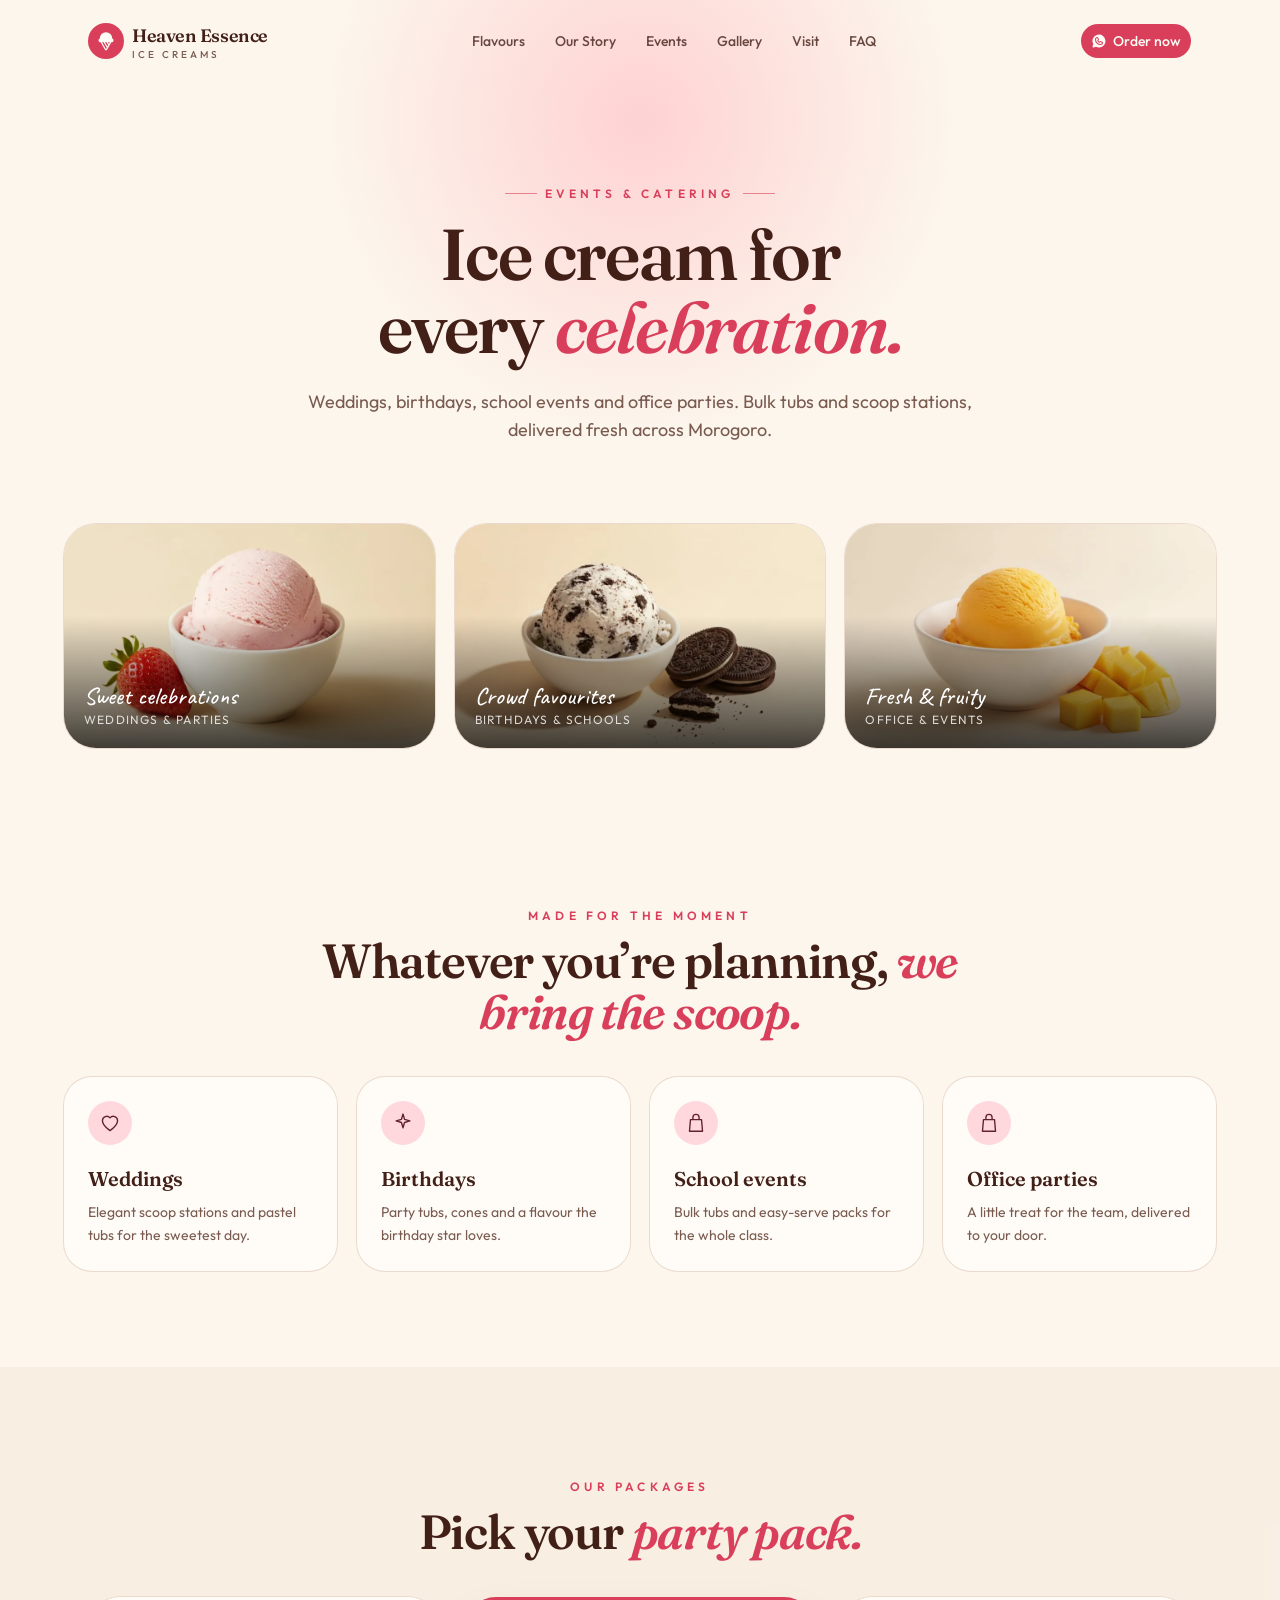
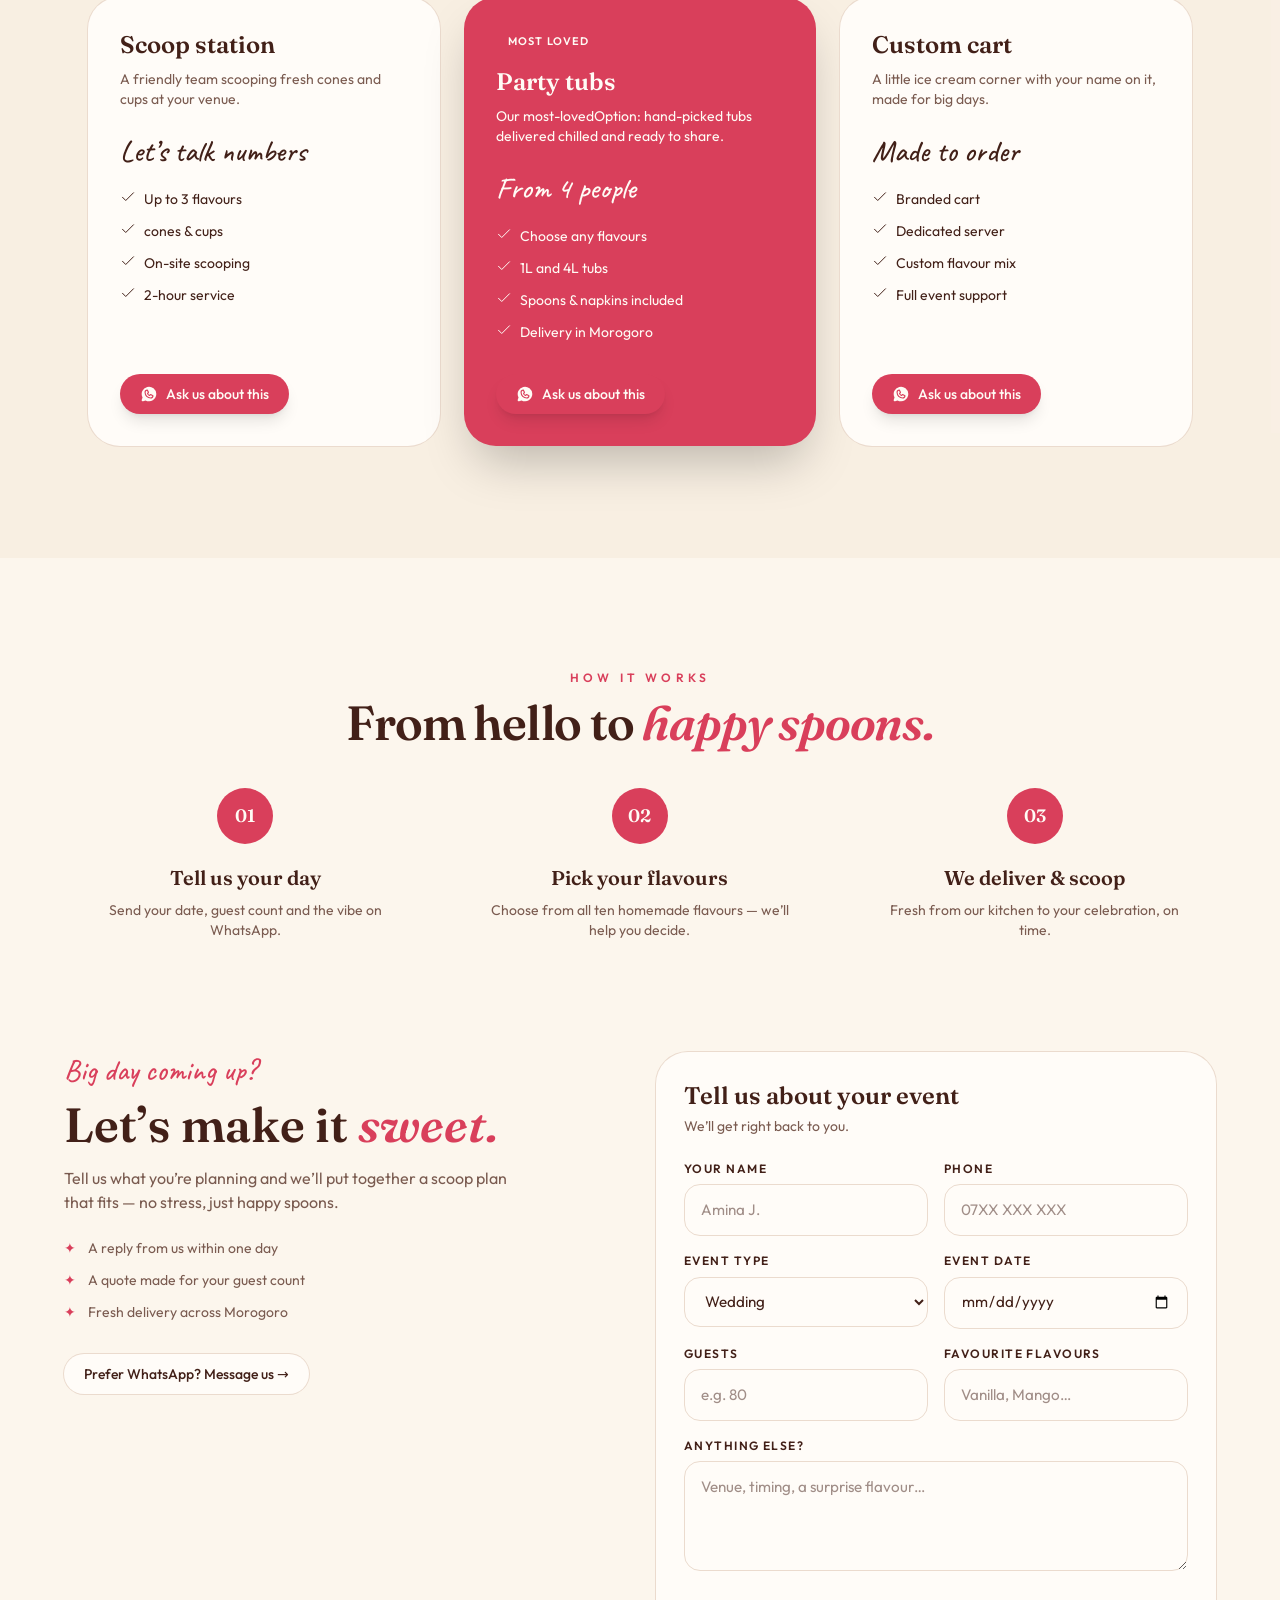
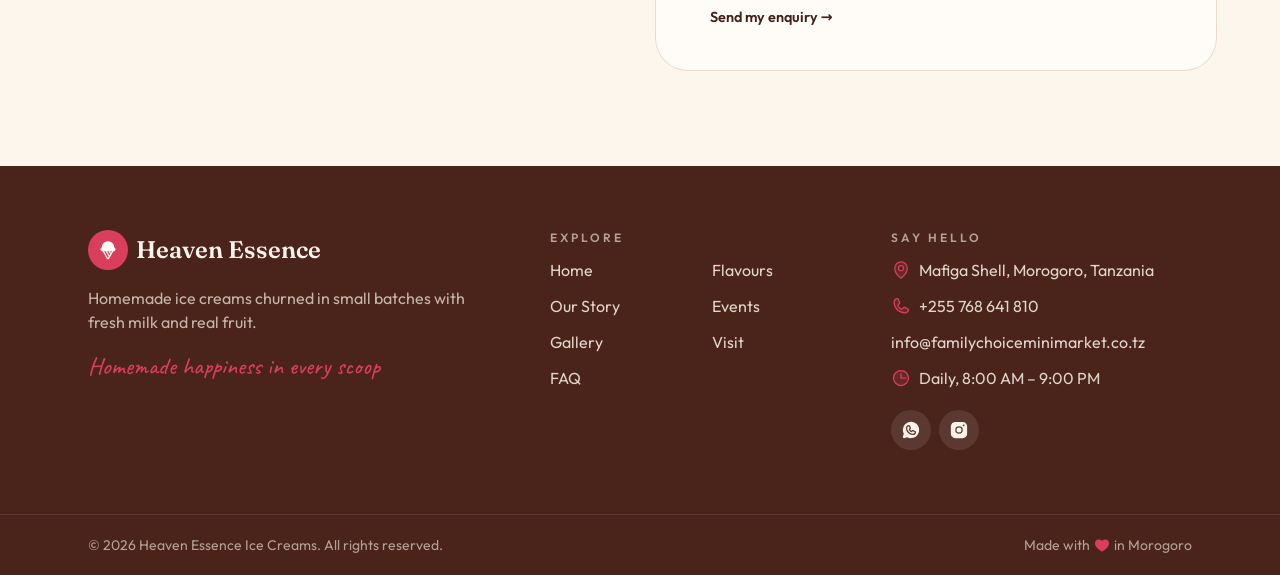
<file: events/index.html>
<!DOCTYPE html><html lang="en"><head><meta charSet="utf-8"/><meta name="viewport" content="width=device-width, initial-scale=1.0"/><meta name="heaven-api-base" content=""/><link rel="stylesheet" href="/assets/fonts.css" data-precedence="default"/><link rel="stylesheet" href="/assets/index-BwMxcPgd.css" data-precedence="default"/><link rel="stylesheet" href="/assets/custom.css"/><title>Events & Catering | Heaven Essence Ice Creams</title><link rel="canonical" href="https://heavenessence.co.tz/events/"/><meta property="og:url" content="https://heavenessence.co.tz/events/"/><meta name="theme-color" content="#f9f3ec"/><meta property="og:type" content="website"/><meta property="og:site_name" content="Heaven Essence Ice Creams"/><meta name="description" content="Ice cream catering in Morogoro for weddings, birthdays, school events and office parties. Bulk tubs, scoop stations and party packs delivered fresh."/><meta property="og:title" content="Events & Catering | Heaven Essence Ice Creams"/><meta property="og:description" content="Ice cream catering in Morogoro for weddings, birthdays, school events and office parties. Bulk tubs, scoop stations and party packs delivered fresh."/><link rel="modulepreload" href="/assets/index-DfVBqHhr.js" fetchPriority="low"/><link rel="modulepreload" href="/assets/site-BfMjf0Te.js" fetchPriority="low"/><link rel="modulepreload" href="/assets/_site-gdeizYmg.js" fetchPriority="low"/><link rel="modulepreload" href="/assets/whatsapp-button-Blbq6XgJ.js" fetchPriority="low"/><link rel="modulepreload" href="/assets/MapPin.es-DjvplUCG.js" fetchPriority="low"/><link rel="modulepreload" href="/assets/IceCream.es-DO8bWbjE.js" fetchPriority="low"/><link rel="modulepreload" href="/assets/our-story-ZhVXm2G_.js" fetchPriority="low"/><link rel="modulepreload" href="/assets/coming-soon-note-CjTJHC6O.js" fetchPriority="low"/><link rel="modulepreload" href="/assets/page-intro-CP0D2Z_T.js" fetchPriority="low"/><link rel="modulepreload" href="/assets/flavours-DYcjhhlN.js" fetchPriority="low"/><link rel="icon" href="/favicon.ico"/><!-- analytics removed --><script type="application/ld+json">{"@context":"https://schema.org","@type":"IceCreamShop","name":"Heaven Essence Ice Creams","description":"Homemade ice creams churned in small batches with fresh milk and real fruit in Morogoro, Tanzania.","url":"https://heavenessence.co.tz/","telephone":"+255768641810","email":"info@familychoiceminimarket.co.tz","address":{"@type":"PostalAddress","streetAddress":"Mafiga Shell","addressLocality":"Morogoro","addressCountry":"TZ"},"openingHoursSpecification":[{"@type":"OpeningHoursSpecification","dayOfWeek":["Monday","Tuesday","Wednesday","Thursday","Friday","Saturday","Sunday"],"opens":"08:00","closes":"21:00"}],"image":"https://heavenessence.co.tz/images/flavours/vanilla.webp","sameAs":["https://instagram.com"]}</script><meta name="google-site-verification" content="qdGnxQAs1rbW1FixEkEqcf2wV3SE4VLUd0ixh2j3pHA"/></head><body><script>(function(){try{var t=localStorage.getItem("theme");if(t!=='light'&&t!=='dark'&&t!=='system'){t="light"}var d=matchMedia('(prefers-color-scheme: dark)').matches;var r=t==='system'?(d?'dark':'light'):t;var e=document.documentElement;e.classList.add(r);e.style.colorScheme=r}catch(e){}})();;document.currentScript.remove()</script><section aria-label="Notifications alt+T" tabindex="-1" aria-live="polite" aria-relevant="additions text" aria-atomic="false" data-react-aria-top-layer="true"></section><!--$--><div class="relative overflow-x-clip"><div class="fixed inset-x-0 top-0 z-[60] h-1 origin-left bg-primary" style="transform:scaleX(0)"></div><header class="fixed inset-x-0 top-0 z-50 px-3 pt-3 md:px-6"><div class="mx-auto flex max-w-6xl items-center justify-between rounded-full px-4 py-2.5 transition-all duration-500 md:px-6 bg-transparent" style="transform:translateY(0)"><a class="group flex items-center gap-2 cursor-pointer" href="/"><span class="grid size-9 place-items-center rounded-full bg-primary text-primary-foreground"><svg xmlns="http://www.w3.org/2000/svg" width="1em" height="1em" fill="currentColor" viewBox="0 0 256 256" class="size-5"><path d="M208,97.37V96A80,80,0,0,0,48,96v1.37A24,24,0,0,0,56,144h3.29l54.82,95.94a16,16,0,0,0,27.78,0L196.71,144H200a24,24,0,0,0,8-46.63ZM146.89,198.94,115.5,144h19.29l21.75,38.06ZM77.71,144H97.07l40.61,71.06L128,232Zm88,21.94L153.21,144h25.08Z"></path></svg></span><span class="leading-none"><span class="block font-serif text-lg font-semibold tracking-tight">Heaven Essence</span><span class="block text-[10px] font-medium uppercase tracking-[0.3em] text-muted-foreground">Ice Creams</span></span></a><nav class="hidden items-center gap-0.5 lg:flex"><a class="relative rounded-full px-3.5 py-2 text-sm font-medium text-foreground/80 transition-colors hover:bg-accent hover:text-accent-foreground data-[status=active]:bg-accent data-[status=active]:text-accent-foreground cursor-pointer" href="/flavours">Flavours</a><a class="relative rounded-full px-3.5 py-2 text-sm font-medium text-foreground/80 transition-colors hover:bg-accent hover:text-accent-foreground data-[status=active]:bg-accent data-[status=active]:text-accent-foreground cursor-pointer active" href="/our-story">Our Story</a><a class="relative rounded-full px-3.5 py-2 text-sm font-medium text-foreground/80 transition-colors hover:bg-accent hover:text-accent-foreground data-[status=active]:bg-accent data-[status=active]:text-accent-foreground cursor-pointer" href="/events">Events</a><a class="relative rounded-full px-3.5 py-2 text-sm font-medium text-foreground/80 transition-colors hover:bg-accent hover:text-accent-foreground data-[status=active]:bg-accent data-[status=active]:text-accent-foreground cursor-pointer" href="/gallery">Gallery</a><a class="relative rounded-full px-3.5 py-2 text-sm font-medium text-foreground/80 transition-colors hover:bg-accent hover:text-accent-foreground data-[status=active]:bg-accent data-[status=active]:text-accent-foreground cursor-pointer" href="/visit">Visit</a><a class="relative rounded-full px-3.5 py-2 text-sm font-medium text-foreground/80 transition-colors hover:bg-accent hover:text-accent-foreground data-[status=active]:bg-accent data-[status=active]:text-accent-foreground cursor-pointer" href="/faq">FAQ</a></nav><div class="flex items-center gap-2"><a href="https://wa.me/255768641810?text=Hello%20Heaven%20Essence!%20I&#x27;d%20like%20to%20order%20ice%20cream." target="_blank" rel="noreferrer" role="button" tabindex="0" data-slot="button" class="group/button shrink-0 items-center justify-center border border-transparent bg-clip-padding text-sm font-medium whitespace-nowrap transition-all outline-none select-none focus-visible:border-ring focus-visible:ring-3 focus-visible:ring-ring/50 active:not-aria-[haspopup]:translate-y-px disabled:pointer-events-none disabled:opacity-50 aria-invalid:border-destructive aria-invalid:ring-3 aria-invalid:ring-destructive/20 dark:aria-invalid:border-destructive/50 dark:aria-invalid:ring-destructive/40 [&amp;_svg]:pointer-events-none [&amp;_svg]:shrink-0 [&amp;_svg:not([class*=&#x27;size-&#x27;])]:size-4 bg-primary text-primary-foreground hover:bg-primary/80 h-9 gap-1.5 px-2.5 in-data-[slot=button-group]:rounded-md has-data-[icon=inline-end]:pr-2 has-data-[icon=inline-start]:pl-2 rounded-full hidden sm:inline-flex"><svg xmlns="http://www.w3.org/2000/svg" width="1em" height="1em" fill="currentColor" viewBox="0 0 256 256"><path d="M152.58,145.23l23,11.48A24,24,0,0,1,152,176a72.08,72.08,0,0,1-72-72A24,24,0,0,1,99.29,80.46l11.48,23L101,118a8,8,0,0,0-.73,7.51,56.47,56.47,0,0,0,30.15,30.15A8,8,0,0,0,138,155ZM232,128A104,104,0,0,1,79.12,219.82L45.07,231.17a16,16,0,0,1-20.24-20.24l11.35-34.05A104,104,0,1,1,232,128Zm-40,24a8,8,0,0,0-4.42-7.16l-32-16a8,8,0,0,0-8,.5l-14.69,9.8a40.55,40.55,0,0,1-16-16l9.8-14.69a8,8,0,0,0,.5-8l-16-32A8,8,0,0,0,104,64a40,40,0,0,0-40,40,88.1,88.1,0,0,0,88,88A40,40,0,0,0,192,152Z"></path></svg>Order now</a><button type="button" aria-label="Open menu" aria-expanded="false" class="grid size-10 place-items-center rounded-full bg-card ring-1 ring-border lg:hidden cursor-pointer"><svg xmlns="http://www.w3.org/2000/svg" width="1em" height="1em" fill="currentColor" viewBox="0 0 256 256" class="size-5"><path d="M224,128a8,8,0,0,1-8,8H40a8,8,0,0,1,0-16H216A8,8,0,0,1,224,128ZM40,72H216a8,8,0,0,0,0-16H40a8,8,0,0,0,0,16ZM216,184H40a8,8,0,0,0,0,16H216a8,8,0,0,0,0-16Z"></path></svg></button></div></div></header><section class="relative overflow-hidden px-6 pb-14 pt-36 md:pb-20 md:pt-44">
<div class="pointer-events-none absolute left-1/2 top-0 size-[80vmin] -translate-x-1/2 -translate-y-1/3 rounded-full bg-[radial-gradient(circle,oklch(0.88_0.08_15/0.7),transparent_62%)] dark:bg-[radial-gradient(circle,oklch(0.42_0.12_12/0.5),transparent_62%)]"></div>
<div class="relative mx-auto max-w-4xl text-center">
<p class="inline-flex items-center gap-2 text-xs font-semibold uppercase tracking-[0.35em] text-primary"><span class="h-px w-8 bg-primary/60"></span>Events & catering<span class="h-px w-8 bg-primary/60"></span></p>
<h1 class="mt-4 font-serif text-5xl font-semibold leading-[1.02] tracking-tight text-balance md:text-7xl">Ice cream for every <span class="italic text-primary">celebration.</span></h1>
<p class="mx-auto mt-6 max-w-2xl text-lg text-muted-foreground">Weddings, birthdays, school events and office parties. Bulk tubs and scoop stations, delivered fresh across Morogoro.</p>
</div></section><section class="px-6 pb-16">
<div class="mx-auto max-w-6xl">
  <div class="relative grid gap-5 md:grid-cols-3">
    <div class="reveal relative overflow-hidden rounded-[2rem] ring-1 ring-border">
      <img src="/images/flavours/strawberry.webp" alt="Strawberry ice cream" class="h-56 w-full object-cover transition duration-700 hover:scale-105">
      <div class="absolute inset-x-0 bottom-0 bg-gradient-to-t from-black/70 to-transparent p-5 pt-16 text-white"><p class="font-script text-2xl">Sweet celebrations</p><p class="text-xs uppercase tracking-widest opacity-80">weddings & parties</p></div>
    </div><div class="reveal relative overflow-hidden rounded-[2rem] ring-1 ring-border">
      <img src="/images/flavours/cookies-cream.webp" alt="Cookies & Cream ice cream" class="h-56 w-full object-cover transition duration-700 hover:scale-105">
      <div class="absolute inset-x-0 bottom-0 bg-gradient-to-t from-black/70 to-transparent p-5 pt-16 text-white"><p class="font-script text-2xl">Crowd favourites</p><p class="text-xs uppercase tracking-widest opacity-80">birthdays & schools</p></div>
    </div><div class="reveal relative overflow-hidden rounded-[2rem] ring-1 ring-border">
      <img src="/images/flavours/mango.webp" alt="Mango ice cream" class="h-56 w-full object-cover transition duration-700 hover:scale-105">
      <div class="absolute inset-x-0 bottom-0 bg-gradient-to-t from-black/70 to-transparent p-5 pt-16 text-white"><p class="font-script text-2xl">Fresh & fruity</p><p class="text-xs uppercase tracking-widest opacity-80">office & events</p></div>
    </div>
  </div>
</div></section><section class="px-6 py-16 md:py-24">
<div class="mx-auto max-w-6xl">
  <div class="mx-auto mb-10 max-w-2xl text-center">
<p class="text-xs font-semibold uppercase tracking-[0.35em] text-primary">Made for the moment</p>
<h2 class="mt-3 font-serif text-3xl font-semibold tracking-tight md:text-5xl">Whatever you’re planning, <span class="italic text-primary">we bring the scoop.</span></h2>
</div>
  <div class="grid gap-5 md:grid-cols-2 lg:grid-cols-4">
    <div class="reveal rounded-[1.75rem] bg-card p-6 ring-1 ring-border transition hover:-translate-y-1 hover:shadow-xl">
      <span class="grid size-11 place-items-center rounded-full bg-accent text-accent-foreground"><svg xmlns="http://www.w3.org/2000/svg" viewBox="0 0 256 256" style="width:22px;height:22px" class="" fill="none" stroke="currentColor" stroke-width="16" stroke-linecap="round" stroke-linejoin="round"><path d="M128 216s-88-54-88-116a50 50 0 0 1 88-32 50 50 0 0 1 88 32c0 62-88 116-88 116Z"/></svg></span>
      <h3 class="mt-5 font-serif text-xl font-semibold">Weddings</h3>
      <p class="mt-2 text-sm leading-relaxed text-muted-foreground">Elegant scoop stations and pastel tubs for the sweetest day.</p>
    </div><div class="reveal rounded-[1.75rem] bg-card p-6 ring-1 ring-border transition hover:-translate-y-1 hover:shadow-xl">
      <span class="grid size-11 place-items-center rounded-full bg-accent text-accent-foreground"><svg xmlns="http://www.w3.org/2000/svg" viewBox="0 0 256 256" style="width:22px;height:22px" class="" fill="none" stroke="currentColor" stroke-width="16" stroke-linecap="round" stroke-linejoin="round"><path d="M128 24l18 62 62 18-62 18-18 62-18-62-62-18 62-18Z"/></svg></span>
      <h3 class="mt-5 font-serif text-xl font-semibold">Birthdays</h3>
      <p class="mt-2 text-sm leading-relaxed text-muted-foreground">Party tubs, cones and a flavour the birthday star loves.</p>
    </div><div class="reveal rounded-[1.75rem] bg-card p-6 ring-1 ring-border transition hover:-translate-y-1 hover:shadow-xl">
      <span class="grid size-11 place-items-center rounded-full bg-accent text-accent-foreground"><svg xmlns="http://www.w3.org/2000/svg" viewBox="0 0 256 256" style="width:22px;height:22px" class="" fill="none" stroke="currentColor" stroke-width="16" stroke-linecap="round" stroke-linejoin="round"><path d="M64 88h128l12 136H52Z M92 88V64a36 36 0 0 1 72 0v24"/></svg></span>
      <h3 class="mt-5 font-serif text-xl font-semibold">School events</h3>
      <p class="mt-2 text-sm leading-relaxed text-muted-foreground">Bulk tubs and easy-serve packs for the whole class.</p>
    </div><div class="reveal rounded-[1.75rem] bg-card p-6 ring-1 ring-border transition hover:-translate-y-1 hover:shadow-xl">
      <span class="grid size-11 place-items-center rounded-full bg-accent text-accent-foreground"><svg xmlns="http://www.w3.org/2000/svg" viewBox="0 0 256 256" style="width:22px;height:22px" class="" fill="none" stroke="currentColor" stroke-width="16" stroke-linecap="round" stroke-linejoin="round"><path d="M64 88h128l12 136H52Z M92 88V64a36 36 0 0 1 72 0v24"/></svg></span>
      <h3 class="mt-5 font-serif text-xl font-semibold">Office parties</h3>
      <p class="mt-2 text-sm leading-relaxed text-muted-foreground">A little treat for the team, delivered to your door.</p>
    </div>
  </div>
</div></section><section class="bg-muted/60 py-20 md:py-28">
<div class="mx-auto max-w-6xl px-6">
  <div class="mx-auto mb-10 max-w-2xl text-center">
<p class="text-xs font-semibold uppercase tracking-[0.35em] text-primary">Our packages</p>
<h2 class="mt-3 font-serif text-3xl font-semibold tracking-tight md:text-5xl">Pick your <span class="italic text-primary">party pack.</span></h2>
</div>
  <div class="grid gap-6 md:grid-cols-3">
    <div class="reveal flex flex-col rounded-[2rem] bg-card text-foreground ring-1 ring-border p-8">
      
      <h3 class="font-serif text-2xl font-semibold">Scoop station</h3>
      <p class="mt-2 text-sm text-muted-foreground">A friendly team scooping fresh cones and cups at your venue.</p>
      <p class="mt-6 font-script text-3xl">Let’s talk numbers</p>
      <ul class="mt-5 flex-1 space-y-3 text-sm">
      <li class="flex gap-2"><svg xmlns="http://www.w3.org/2000/svg" viewBox="0 0 256 256" style="width:16px;height:16px" class="" fill="none" stroke="currentColor" stroke-width="16" stroke-linecap="round" stroke-linejoin="round"><path d="M40 132l52 52L216 60"/></svg><span>Up to 3 flavours</span></li><li class="flex gap-2"><svg xmlns="http://www.w3.org/2000/svg" viewBox="0 0 256 256" style="width:16px;height:16px" class="" fill="none" stroke="currentColor" stroke-width="16" stroke-linecap="round" stroke-linejoin="round"><path d="M40 132l52 52L216 60"/></svg><span> cones & cups</span></li><li class="flex gap-2"><svg xmlns="http://www.w3.org/2000/svg" viewBox="0 0 256 256" style="width:16px;height:16px" class="" fill="none" stroke="currentColor" stroke-width="16" stroke-linecap="round" stroke-linejoin="round"><path d="M40 132l52 52L216 60"/></svg><span>On-site scooping</span></li><li class="flex gap-2"><svg xmlns="http://www.w3.org/2000/svg" viewBox="0 0 256 256" style="width:16px;height:16px" class="" fill="none" stroke="currentColor" stroke-width="16" stroke-linecap="round" stroke-linejoin="round"><path d="M40 132l52 52L216 60"/></svg><span> 2-hour service</span></li>
      </ul>
      <div class="mt-8"><a href="https://wa.me/255768641810?text=Hello%20Heaven%20Essence!%20I&#x27;d%20like%20to%20order%20ice%20cream." target="_blank" rel="noreferrer" class="inline-flex items-center gap-2 rounded-full bg-primary px-5 py-2.5 text-sm font-medium text-primary-foreground shadow-lg shadow-primary/20 transition hover:-translate-y-0.5 hover:bg-primary/85"><svg xmlns="http://www.w3.org/2000/svg" viewBox="0 0 256 256" style="width:18px;height:18px" class="" fill="currentColor"><path d="M152.58,145.23l23,11.48A24,24,0,0,1,152,176a72.08,72.08,0,0,1-72-72A24,24,0,0,1,99.29,80.46l11.48,23L101,118a8,8,0,0,0-.73,7.51,56.47,56.47,0,0,0,30.15,30.15A8,8,0,0,0,138,155ZM232,128A104,104,0,0,1,79.12,219.82L45.07,231.17a16,16,0,0,1-20.24-20.24l11.35-34.05A104,104,0,1,1,232,128Zm-40,24a8,8,0,0,0-4.42-7.16l-32-16a8,8,0,0,0-8,.5l-14.69,9.8a40.55,40.55,0,0,1-16-16l9.8-14.69a8,8,0,0,0,.5-8l-16-32A8,8,0,0,0,104,64a40,40,0,0,0-40,40,88.1,88.1,0,0,0,88,88A40,40,0,0,0,192,152Z"/></svg>Ask us about this</a></div>
    </div><div class="reveal flex flex-col rounded-[2rem] bg-primary text-primary-foreground shadow-2xl shadow-primary/25 p-8">
      <p class="mb-3 w-fit rounded-full bg-primary-foreground/20 px-3 py-1 text-[11px] font-semibold uppercase tracking-widest">Most loved</p>
      <h3 class="font-serif text-2xl font-semibold">Party tubs</h3>
      <p class="mt-2 text-sm text-primary-foreground/80">Our most-lovedOption: hand-picked tubs delivered chilled and ready to share.</p>
      <p class="mt-6 font-script text-3xl">From 4 people</p>
      <ul class="mt-5 flex-1 space-y-3 text-sm">
      <li class="flex gap-2"><svg xmlns="http://www.w3.org/2000/svg" viewBox="0 0 256 256" style="width:16px;height:16px" class="" fill="none" stroke="currentColor" stroke-width="16" stroke-linecap="round" stroke-linejoin="round"><path d="M40 132l52 52L216 60"/></svg><span>Choose any flavours</span></li><li class="flex gap-2"><svg xmlns="http://www.w3.org/2000/svg" viewBox="0 0 256 256" style="width:16px;height:16px" class="" fill="none" stroke="currentColor" stroke-width="16" stroke-linecap="round" stroke-linejoin="round"><path d="M40 132l52 52L216 60"/></svg><span>1L and 4L tubs</span></li><li class="flex gap-2"><svg xmlns="http://www.w3.org/2000/svg" viewBox="0 0 256 256" style="width:16px;height:16px" class="" fill="none" stroke="currentColor" stroke-width="16" stroke-linecap="round" stroke-linejoin="round"><path d="M40 132l52 52L216 60"/></svg><span>Spoons & napkins included</span></li><li class="flex gap-2"><svg xmlns="http://www.w3.org/2000/svg" viewBox="0 0 256 256" style="width:16px;height:16px" class="" fill="none" stroke="currentColor" stroke-width="16" stroke-linecap="round" stroke-linejoin="round"><path d="M40 132l52 52L216 60"/></svg><span>Delivery in Morogoro</span></li>
      </ul>
      <div class="mt-8"><a href="https://wa.me/255768641810?text=Hello%20Heaven%20Essence!%20I&#x27;d%20like%20to%20order%20ice%20cream." target="_blank" rel="noreferrer" class="inline-flex items-center gap-2 rounded-full bg-primary px-5 py-2.5 text-sm font-medium text-primary-foreground shadow-lg shadow-primary/20 transition hover:-translate-y-0.5 hover:bg-primary/85"><svg xmlns="http://www.w3.org/2000/svg" viewBox="0 0 256 256" style="width:18px;height:18px" class="" fill="currentColor"><path d="M152.58,145.23l23,11.48A24,24,0,0,1,152,176a72.08,72.08,0,0,1-72-72A24,24,0,0,1,99.29,80.46l11.48,23L101,118a8,8,0,0,0-.73,7.51,56.47,56.47,0,0,0,30.15,30.15A8,8,0,0,0,138,155ZM232,128A104,104,0,0,1,79.12,219.82L45.07,231.17a16,16,0,0,1-20.24-20.24l11.35-34.05A104,104,0,1,1,232,128Zm-40,24a8,8,0,0,0-4.42-7.16l-32-16a8,8,0,0,0-8,.5l-14.69,9.8a40.55,40.55,0,0,1-16-16l9.8-14.69a8,8,0,0,0,.5-8l-16-32A8,8,0,0,0,104,64a40,40,0,0,0-40,40,88.1,88.1,0,0,0,88,88A40,40,0,0,0,192,152Z"/></svg>Ask us about this</a></div>
    </div><div class="reveal flex flex-col rounded-[2rem] bg-card text-foreground ring-1 ring-border p-8">
      
      <h3 class="font-serif text-2xl font-semibold">Custom cart</h3>
      <p class="mt-2 text-sm text-muted-foreground">A little ice cream corner with your name on it, made for big days.</p>
      <p class="mt-6 font-script text-3xl">Made to order</p>
      <ul class="mt-5 flex-1 space-y-3 text-sm">
      <li class="flex gap-2"><svg xmlns="http://www.w3.org/2000/svg" viewBox="0 0 256 256" style="width:16px;height:16px" class="" fill="none" stroke="currentColor" stroke-width="16" stroke-linecap="round" stroke-linejoin="round"><path d="M40 132l52 52L216 60"/></svg><span>Branded cart</span></li><li class="flex gap-2"><svg xmlns="http://www.w3.org/2000/svg" viewBox="0 0 256 256" style="width:16px;height:16px" class="" fill="none" stroke="currentColor" stroke-width="16" stroke-linecap="round" stroke-linejoin="round"><path d="M40 132l52 52L216 60"/></svg><span>Dedicated server</span></li><li class="flex gap-2"><svg xmlns="http://www.w3.org/2000/svg" viewBox="0 0 256 256" style="width:16px;height:16px" class="" fill="none" stroke="currentColor" stroke-width="16" stroke-linecap="round" stroke-linejoin="round"><path d="M40 132l52 52L216 60"/></svg><span>Custom flavour mix</span></li><li class="flex gap-2"><svg xmlns="http://www.w3.org/2000/svg" viewBox="0 0 256 256" style="width:16px;height:16px" class="" fill="none" stroke="currentColor" stroke-width="16" stroke-linecap="round" stroke-linejoin="round"><path d="M40 132l52 52L216 60"/></svg><span>Full event support</span></li>
      </ul>
      <div class="mt-8"><a href="https://wa.me/255768641810?text=Hello%20Heaven%20Essence!%20I&#x27;d%20like%20to%20order%20ice%20cream." target="_blank" rel="noreferrer" class="inline-flex items-center gap-2 rounded-full bg-primary px-5 py-2.5 text-sm font-medium text-primary-foreground shadow-lg shadow-primary/20 transition hover:-translate-y-0.5 hover:bg-primary/85"><svg xmlns="http://www.w3.org/2000/svg" viewBox="0 0 256 256" style="width:18px;height:18px" class="" fill="currentColor"><path d="M152.58,145.23l23,11.48A24,24,0,0,1,152,176a72.08,72.08,0,0,1-72-72A24,24,0,0,1,99.29,80.46l11.48,23L101,118a8,8,0,0,0-.73,7.51,56.47,56.47,0,0,0,30.15,30.15A8,8,0,0,0,138,155ZM232,128A104,104,0,0,1,79.12,219.82L45.07,231.17a16,16,0,0,1-20.24-20.24l11.35-34.05A104,104,0,1,1,232,128Zm-40,24a8,8,0,0,0-4.42-7.16l-32-16a8,8,0,0,0-8,.5l-14.69,9.8a40.55,40.55,0,0,1-16-16l9.8-14.69a8,8,0,0,0,.5-8l-16-32A8,8,0,0,0,104,64a40,40,0,0,0-40,40,88.1,88.1,0,0,0,88,88A40,40,0,0,0,192,152Z"/></svg>Ask us about this</a></div>
    </div>
  </div>
</div></section><section class="px-6 py-20 md:py-28">
<div class="mx-auto max-w-6xl">
  <div class="mx-auto mb-10 max-w-2xl text-center">
<p class="text-xs font-semibold uppercase tracking-[0.35em] text-primary">How it works</p>
<h2 class="mt-3 font-serif text-3xl font-semibold tracking-tight md:text-5xl">From hello to <span class="italic text-primary">happy spoons.</span></h2>
</div>
  <div class="grid gap-8 md:grid-cols-3">
    <div class="reveal text-center">
      <div class="mx-auto grid size-14 place-items-center rounded-full bg-primary font-serif text-lg font-semibold text-primary-foreground">01</div>
      <h3 class="mt-5 font-serif text-xl font-semibold">Tell us your day</h3>
      <p class="mx-auto mt-2 max-w-xs text-sm text-muted-foreground">Send your date, guest count and the vibe on WhatsApp.</p>
    </div><div class="reveal text-center">
      <div class="mx-auto grid size-14 place-items-center rounded-full bg-primary font-serif text-lg font-semibold text-primary-foreground">02</div>
      <h3 class="mt-5 font-serif text-xl font-semibold">Pick your flavours</h3>
      <p class="mx-auto mt-2 max-w-xs text-sm text-muted-foreground">Choose from all ten homemade flavours — we’ll help you decide.</p>
    </div><div class="reveal text-center">
      <div class="mx-auto grid size-14 place-items-center rounded-full bg-primary font-serif text-lg font-semibold text-primary-foreground">03</div>
      <h3 class="mt-5 font-serif text-xl font-semibold">We deliver & scoop</h3>
      <p class="mx-auto mt-2 max-w-xs text-sm text-muted-foreground">Fresh from our kitchen to your celebration, on time.</p>
    </div>
  </div>
</div></section><section class="px-6 pb-24">
<div class="mx-auto grid max-w-6xl gap-8 md:grid-cols-2 items-start">
  <div class="reveal">
    <p class="font-script text-3xl text-primary">Big day coming up?</p>
    <h2 class="mt-3 font-serif text-3xl font-semibold leading-tight md:text-5xl">Let’s make it <span class="italic text-primary">sweet.</span></h2>
    <p class="mt-4 max-w-md text-muted-foreground">Tell us what you’re planning and we’ll put together a scoop plan that fits — no stress, just happy spoons.</p>
    <ul class="mt-6 space-y-3 text-sm text-muted-foreground">
      <li class="flex gap-3"><span class="text-primary">✦</span> A reply from us within one day</li>
      <li class="flex gap-3"><span class="text-primary">✦</span> A quote made for your guest count</li>
      <li class="flex gap-3"><span class="text-primary">✦</span> Fresh delivery across Morogoro</li>
    </ul>
    <a href="https://wa.me/255768641810?text=Hello%20Heaven%20Essence!%20I&#x27;d%20like%20to%20order%20ice%20cream." target="_blank" rel="noreferrer" class="mt-8 inline-flex items-center gap-2 rounded-full bg-card px-5 py-2.5 text-sm font-medium ring-1 ring-border transition hover:bg-accent hover:text-accent-foreground">Prefer WhatsApp? Message us →</a>
  </div>
  <div class="reveal rounded-[2rem] bg-card p-7 ring-1 ring-border md:p-9">
    <h3 class="font-serif text-2xl font-semibold">Tell us about your event</h3>
    <p class="mt-1 text-sm text-muted-foreground">We’ll get right back to you.</p>
    <form class="form-grid mt-6" data-endpoint="/api/enquiries/" data-success="Thank you! Your enquiry is in — we’ll be in touch soon.">
      <div><label class="field-label" for="ev-name">Your name</label><input class="form-input" id="ev-name" name="name" required placeholder="Amina J."></div>
      <div><label class="field-label" for="ev-phone">Phone</label><input class="form-input" id="ev-phone" name="phone" type="tel" required placeholder="07XX XXX XXX"></div>
      <div><label class="field-label" for="ev-type">Event type</label><select class="form-select" id="ev-type" name="event_type"><option value="wedding">Wedding</option><option value="birthday">Birthday</option><option value="school">School event</option><option value="office">Office party</option><option value="other">Other</option></select></div>
      <div><label class="field-label" for="ev-date">Event date</label><input class="form-input" id="ev-date" name="event_date" type="date"></div>
      <div><label class="field-label" for="ev-guests">Guests</label><input class="form-input" id="ev-guests" name="guests" type="number" min="1" placeholder="e.g. 80"></div>
      <div><label class="field-label" for="ev-flavours">Favourite flavours</label><input class="form-input" id="ev-flavours" name="flavours" placeholder="Vanilla, Mango…"></div>
      <div class="field-full"><label class="field-label" for="ev-message">Anything else?</label><textarea class="form-textarea" id="ev-message" name="message" placeholder="Venue, timing, a surprise flavour…"></textarea></div>
      <div class="field-full"><button class="form-btn" type="submit">Send my enquiry →</button><div class="form-msg"></div></div>
    </form>
  </div>
</div></section><footer class="relative overflow-hidden bg-secondary text-secondary-foreground"><div class="mx-auto grid max-w-6xl gap-10 px-6 py-16 md:grid-cols-[1.4fr_1fr_1fr]"><div class="space-y-4"><div class="flex items-center gap-2"><span class="grid size-10 place-items-center rounded-full bg-primary text-primary-foreground"><svg xmlns="http://www.w3.org/2000/svg" width="1em" height="1em" fill="currentColor" viewBox="0 0 256 256" class="size-5"><path d="M208,97.37V96A80,80,0,0,0,48,96v1.37A24,24,0,0,0,56,144h3.29l54.82,95.94a16,16,0,0,0,27.78,0L196.71,144H200a24,24,0,0,0,8-46.63ZM146.89,198.94,115.5,144h19.29l21.75,38.06ZM77.71,144H97.07l40.61,71.06L128,232Zm88,21.94L153.21,144h25.08Z"></path></svg></span><span class="font-serif text-2xl font-semibold">Heaven Essence</span></div><p class="max-w-sm text-secondary-foreground/70">Homemade ice creams churned in small batches with fresh milk and real fruit.</p><p class="font-script text-2xl text-primary">Homemade happiness in every scoop</p></div><div class="space-y-3"><h3 class="text-xs font-semibold uppercase tracking-[0.25em] text-secondary-foreground/60">Explore</h3><div class="grid grid-cols-2 gap-x-6 gap-y-3"><a class="block w-fit text-secondary-foreground/85 transition-colors hover:text-primary cursor-pointer" href="/">Home</a><a class="block w-fit text-secondary-foreground/85 transition-colors hover:text-primary cursor-pointer" href="/flavours">Flavours</a><a class="block w-fit text-secondary-foreground/85 transition-colors hover:text-primary cursor-pointer active" href="/our-story">Our Story</a><a class="block w-fit text-secondary-foreground/85 transition-colors hover:text-primary cursor-pointer" href="/events">Events</a><a class="block w-fit text-secondary-foreground/85 transition-colors hover:text-primary cursor-pointer" href="/gallery">Gallery</a><a class="block w-fit text-secondary-foreground/85 transition-colors hover:text-primary cursor-pointer" href="/visit">Visit</a><a class="block w-fit text-secondary-foreground/85 transition-colors hover:text-primary cursor-pointer" href="/faq">FAQ</a></div></div><div class="space-y-3"><h3 class="text-xs font-semibold uppercase tracking-[0.25em] text-secondary-foreground/60">Say hello</h3><p class="flex items-center gap-2 text-secondary-foreground/85"><svg xmlns="http://www.w3.org/2000/svg" width="1em" height="1em" fill="currentColor" viewBox="0 0 256 256" class="size-5 text-primary"><path d="M128,24a80,80,0,0,0-80,80c0,72,80,128,80,128s80-56,80-128A80,80,0,0,0,128,24Zm0,112a32,32,0,1,1,32-32A32,32,0,0,1,128,136Z" opacity="0.2"></path><path d="M128,64a40,40,0,1,0,40,40A40,40,0,0,0,128,64Zm0,64a24,24,0,1,1,24-24A24,24,0,0,1,128,128Zm0-112a88.1,88.1,0,0,0-88,88c0,31.4,14.51,64.68,42,96.25a254.19,254.19,0,0,0,41.45,38.3,8,8,0,0,0,9.18,0A254.19,254.19,0,0,0,174,200.25c27.45-31.57,42-64.85,42-96.25A88.1,88.1,0,0,0,128,16Zm0,206c-16.53-13-72-60.75-72-118a72,72,0,0,1,144,0C200,161.23,144.53,209,128,222Z"></path></svg>Mafiga Shell, Morogoro, Tanzania</p><p class="flex items-center gap-2 text-secondary-foreground/85"><svg xmlns="http://www.w3.org/2000/svg" width="1em" height="1em" fill="currentColor" viewBox="0 0 256 256" class="size-5 text-primary"><path d="M223.94,174.08A48.33,48.33,0,0,1,176,216,136,136,0,0,1,40,80,48.33,48.33,0,0,1,81.92,32.06a8,8,0,0,1,8.3,4.8l21.13,47.2a8,8,0,0,1-.66,7.53L89.32,117a7.93,7.93,0,0,0-.54,7.81c8.27,16.93,25.77,34.22,42.75,42.41a7.92,7.92,0,0,0,7.83-.59l25-21.3a8,8,0,0,1,7.59-.69l47.16,21.13A8,8,0,0,1,223.94,174.08Z" opacity="0.2"></path><path d="M222.37,158.46l-47.11-21.11-.13-.06a16,16,0,0,0-15.17,1.4,8.12,8.12,0,0,0-.75.56L134.87,160c-15.42-7.49-31.34-23.29-38.83-38.51l20.78-24.71c.2-.25.39-.5.57-.77a16,16,0,0,0,1.32-15.06l0-.12L97.54,33.64a16,16,0,0,0-16.62-9.52A56.26,56.26,0,0,0,32,80c0,79.4,64.6,144,144,144a56.26,56.26,0,0,0,55.88-48.92A16,16,0,0,0,222.37,158.46ZM176,208A128.14,128.14,0,0,1,48,80,40.2,40.2,0,0,1,82.87,40a.61.61,0,0,0,0,.12l21,47L83.2,111.86a6.13,6.13,0,0,0-.57.77,16,16,0,0,0-1,15.7c9.06,18.53,27.73,37.06,46.46,46.11a16,16,0,0,0,15.75-1.14,8.44,8.44,0,0,0,.74-.56L168.89,152l47,21.05h0s.08,0,.11,0A40.21,40.21,0,0,1,176,208Z"></path></svg>+255 768 641 810</p><p class="flex items-center gap-2 text-secondary-foreground/85"><a href="mailto:info@familychoiceminimarket.co.tz" class="hover:text-primary">info@familychoiceminimarket.co.tz</a></p><p class="flex items-center gap-2 text-secondary-foreground/85"><svg xmlns="http://www.w3.org/2000/svg" width="1em" height="1em" fill="currentColor" viewBox="0 0 256 256" class="size-5 text-primary"><path d="M224,128a96,96,0,1,1-96-96A96,96,0,0,1,224,128Z" opacity="0.2"></path><path d="M128,24A104,104,0,1,0,232,128,104.11,104.11,0,0,0,128,24Zm0,192a88,88,0,1,1,88-88A88.1,88.1,0,0,1,128,216Zm64-88a8,8,0,0,1-8,8H128a8,8,0,0,1-8-8V72a8,8,0,0,1,16,0v48h48A8,8,0,0,1,192,128Z"></path></svg>Daily, 8:00 AM – 9:00 PM</p><div class="flex gap-2 pt-2"><a href="https://wa.me/255768641810?text=Hello%20Heaven%20Essence!" target="_blank" rel="noreferrer" aria-label="WhatsApp" class="grid size-10 place-items-center rounded-full bg-secondary-foreground/10 transition-colors hover:bg-primary hover:text-primary-foreground cursor-pointer"><svg xmlns="http://www.w3.org/2000/svg" width="1em" height="1em" fill="currentColor" viewBox="0 0 256 256" class="size-5"><path d="M152.58,145.23l23,11.48A24,24,0,0,1,152,176a72.08,72.08,0,0,1-72-72A24,24,0,0,1,99.29,80.46l11.48,23L101,118a8,8,0,0,0-.73,7.51,56.47,56.47,0,0,0,30.15,30.15A8,8,0,0,0,138,155ZM232,128A104,104,0,0,1,79.12,219.82L45.07,231.17a16,16,0,0,1-20.24-20.24l11.35-34.05A104,104,0,1,1,232,128Zm-40,24a8,8,0,0,0-4.42-7.16l-32-16a8,8,0,0,0-8,.5l-14.69,9.8a40.55,40.55,0,0,1-16-16l9.8-14.69a8,8,0,0,0,.5-8l-16-32A8,8,0,0,0,104,64a40,40,0,0,0-40,40,88.1,88.1,0,0,0,88,88A40,40,0,0,0,192,152Z"></path></svg></a><a href="https://instagram.com" target="_blank" rel="noreferrer" aria-label="Instagram" class="grid size-10 place-items-center rounded-full bg-secondary-foreground/10 transition-colors hover:bg-primary hover:text-primary-foreground cursor-pointer"><svg xmlns="http://www.w3.org/2000/svg" width="1em" height="1em" fill="currentColor" viewBox="0 0 256 256" class="size-5"><path d="M176,24H80A56.06,56.06,0,0,0,24,80v96a56.06,56.06,0,0,0,56,56h96a56.06,56.06,0,0,0,56-56V80A56.06,56.06,0,0,0,176,24ZM128,176a48,48,0,1,1,48-48A48.05,48.05,0,0,1,128,176Zm60-96a12,12,0,1,1,12-12A12,12,0,0,1,188,80Zm-28,48a32,32,0,1,1-32-32A32,32,0,0,1,160,128Z"></path></svg></a></div></div></div><div class="border-t border-secondary-foreground/10"><div class="mx-auto flex max-w-6xl flex-col items-center justify-between gap-2 px-6 py-5 text-sm text-secondary-foreground/60 sm:flex-row"><p>© <!-- -->2026<!-- --> Heaven Essence Ice Creams. All rights reserved.</p><p class="flex items-center gap-1">Made with <svg xmlns="http://www.w3.org/2000/svg" width="1em" height="1em" fill="currentColor" viewBox="0 0 256 256" class="size-4 text-primary"><path d="M240,102c0,70-103.79,126.66-108.21,129a8,8,0,0,1-7.58,0C119.79,228.66,16,172,16,102A62.07,62.07,0,0,1,78,40c20.65,0,38.73,8.88,50,23.89C139.27,48.88,157.35,40,178,40A62.07,62.07,0,0,1,240,102Z"></path></svg> <!-- -->in Morogoro</p></div></div></footer>
<script>
(function(){
  // Header: show it (SSR initial state is hidden) and add a scroll progress bar
  var inner=document.querySelector('header > div');
  if(inner) inner.style.transform='translateY(0)';
  var bar=document.querySelector('.h-1.origin-left');
  function onScroll(){
    var h=document.documentElement.scrollHeight-window.innerHeight;
    if(bar) bar.style.transform='scaleX('+(h>0?window.scrollY/h:0)+')';
    if(inner) inner.classList.toggle('bg-card/85',window.scrollY>24);
    if(inner) inner.classList.toggle('backdrop-blur-xl',window.scrollY>24);
    if(inner) inner.classList.toggle('shadow-lg',window.scrollY>24);
  }
  window.addEventListener('scroll',onScroll,{passive:true}); onScroll();

  // Mark the active nav item for the current page
  var path=location.pathname.replace(/\/$/,'')||'/';
  document.querySelectorAll('header nav a').forEach(function(a){
    if(a.getAttribute('href')===path){a.setAttribute('data-status','active');a.setAttribute('aria-current','page');}
  });

  // Mobile menu
  var btn=document.querySelector('button[aria-label="Open menu"]');
  if(btn){
    var menu=document.createElement('div');
    menu.className='hidden fixed inset-x-3 top-[76px] z-50 rounded-[1.5rem] bg-card p-4 shadow-2xl ring-1 ring-border lg:hidden';
    menu.innerHTML='<nav class="flex flex-col gap-1">'+[...document.querySelectorAll('header nav a')].map(function(a){return '<a href="'+a.getAttribute('href')+'" class="rounded-xl px-4 py-3 text-sm font-medium text-foreground hover:bg-accent hover:text-accent-foreground">'+a.textContent+'</a>';}).join('')+'<a href="https://wa.me/255768641810?text=Hello%20Heaven%20Essence!%20I&#x27;d%20like%20to%20order%20ice%20cream." target="_blank" rel="noreferrer" class="mt-2 rounded-xl bg-primary px-4 py-3 text-center text-sm font-medium text-primary-foreground">Order on WhatsApp</a></nav>';
    document.body.appendChild(menu);
    btn.addEventListener('click',function(){
      var open=menu.classList.toggle('hidden')===false;
      btn.setAttribute('aria-label',open?'Close menu':'Open menu');
      btn.setAttribute('aria-expanded',String(open));
    });
    menu.addEventListener('click',function(e){if(e.target.closest('a')){menu.classList.add('hidden');btn.setAttribute('aria-label','Open menu');btn.setAttribute('aria-expanded','false');}});
  }

  // Gentle reveal on scroll
  if(!matchMedia('(prefers-reduced-motion: reduce)').matches && 'IntersectionObserver' in window){
    var items=document.querySelectorAll('.reveal');
    items.forEach(function(el){el.style.opacity='0';el.style.transform='translateY(24px)';el.style.transition='opacity .7s ease, transform .7s cubic-bezier(.22,1,.36,1)';});
    var io=new IntersectionObserver(function(entries){entries.forEach(function(en){if(en.isIntersecting){en.target.style.opacity='1';en.target.style.transform='none';io.unobserve(en.target);}});},{threshold:.08,rootMargin:'0px 0px -40px 0px'});
    items.forEach(function(el){io.observe(el);});
  }

  // FAQ accordion
  document.querySelectorAll('.faq-q').forEach(function(q){
    q.addEventListener('click',function(){
      var item=q.closest('.faq-item'); var open=item.classList.contains('open');
      document.querySelectorAll('.faq-item').forEach(function(i){i.classList.remove('open');i.querySelector('.faq-a').style.maxHeight=null;i.querySelector('.faq-icon').style.transform='rotate(0deg)';});
      if(!open){item.classList.add('open');item.querySelector('.faq-a').style.maxHeight=item.querySelector('.faq-a').scrollHeight+'px';item.querySelector('.faq-icon').style.transform='rotate(45deg)';}
    });
  });

  // Gallery filters + lightbox
  document.querySelectorAll('.gallery-filter').forEach(function(btn){
    btn.addEventListener('click',function(){
      document.querySelectorAll('.gallery-filter').forEach(function(b){b.classList.remove('bg-primary','text-primary-foreground');});
      btn.classList.add('bg-primary','text-primary-foreground');
      var f=btn.dataset.filter;
      document.querySelectorAll('.gallery-item').forEach(function(it){it.style.display=(f==='all'||it.dataset.cat===f)?'':'none';});
    });
  });
  var lb=document.getElementById('lightbox');
  if(lb){
    document.querySelectorAll('.gallery-item button').forEach(function(b){b.addEventListener('click',function(){lb.querySelector('img').src=b.querySelector('img').src;lb.classList.remove('hidden');});});
    lb.addEventListener('click',function(e){if(e.target===lb||e.target.closest('[data-close]'))lb.classList.add('hidden');});
    document.addEventListener('keydown',function(e){if(e.key==='Escape')lb.classList.add('hidden');});
  }
})();
</script><script src="/assets/forms.js"></script><script src="/assets/native-nav.js"></script></body></html>
</file>
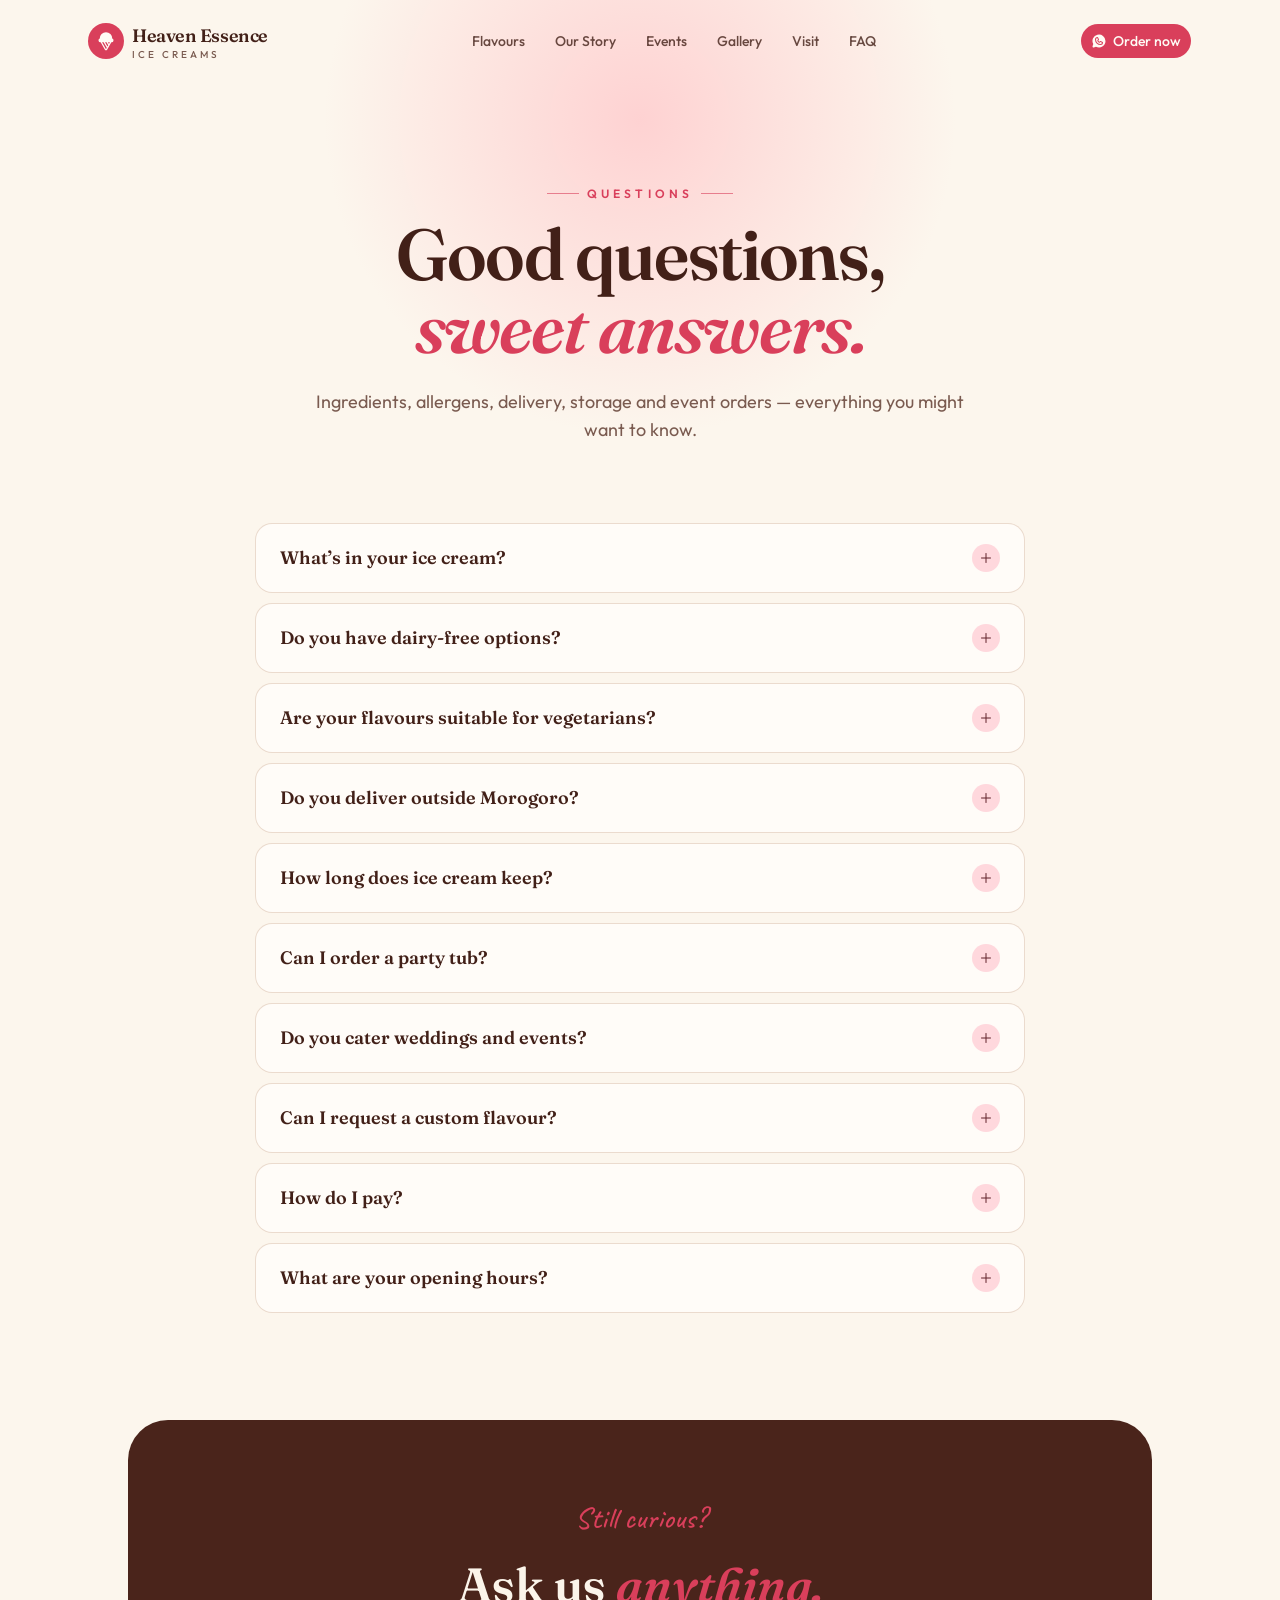
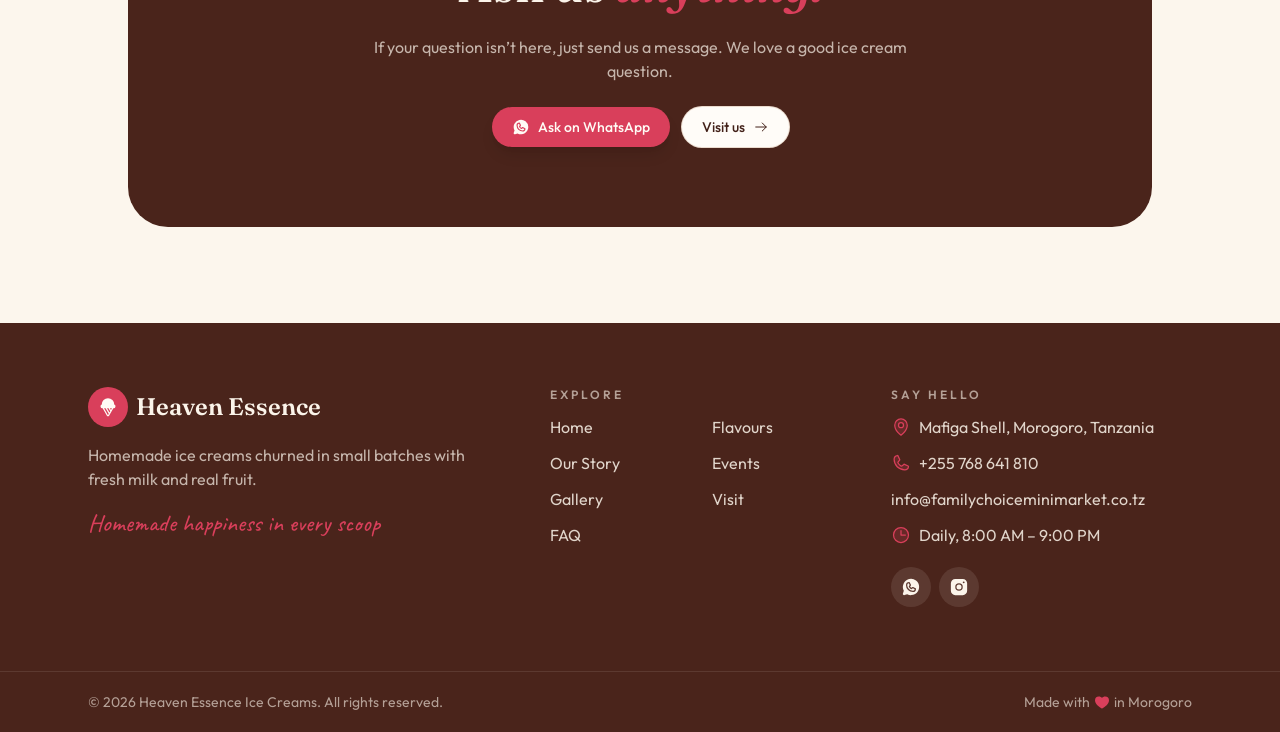
<file: faq/index.html>
<!DOCTYPE html><html lang="en"><head><meta charSet="utf-8"/><meta name="viewport" content="width=device-width, initial-scale=1.0"/><meta name="heaven-api-base" content=""/><link rel="stylesheet" href="/assets/fonts.css" data-precedence="default"/><link rel="stylesheet" href="/assets/index-BwMxcPgd.css" data-precedence="default"/><link rel="stylesheet" href="/assets/custom.css"/><title>FAQ | Heaven Essence Ice Creams</title><link rel="canonical" href="https://heavenessence.co.tz/faq/"/><meta property="og:url" content="https://heavenessence.co.tz/faq/"/><meta name="theme-color" content="#f9f3ec"/><meta property="og:type" content="website"/><meta property="og:site_name" content="Heaven Essence Ice Creams"/><meta name="description" content="Answers to common questions about our ingredients, allergens, delivery, storage, party tubs and event orders."/><meta property="og:title" content="FAQ | Heaven Essence Ice Creams"/><meta property="og:description" content="Answers to common questions about our ingredients, allergens, delivery, storage, party tubs and event orders."/><link rel="modulepreload" href="/assets/index-DfVBqHhr.js" fetchPriority="low"/><link rel="modulepreload" href="/assets/site-BfMjf0Te.js" fetchPriority="low"/><link rel="modulepreload" href="/assets/_site-gdeizYmg.js" fetchPriority="low"/><link rel="modulepreload" href="/assets/whatsapp-button-Blbq6XgJ.js" fetchPriority="low"/><link rel="modulepreload" href="/assets/MapPin.es-DjvplUCG.js" fetchPriority="low"/><link rel="modulepreload" href="/assets/IceCream.es-DO8bWbjE.js" fetchPriority="low"/><link rel="modulepreload" href="/assets/our-story-ZhVXm2G_.js" fetchPriority="low"/><link rel="modulepreload" href="/assets/coming-soon-note-CjTJHC6O.js" fetchPriority="low"/><link rel="modulepreload" href="/assets/page-intro-CP0D2Z_T.js" fetchPriority="low"/><link rel="modulepreload" href="/assets/flavours-DYcjhhlN.js" fetchPriority="low"/><link rel="icon" href="/favicon.ico"/><!-- analytics removed --><script type="application/ld+json">{"@context":"https://schema.org","@type":"IceCreamShop","name":"Heaven Essence Ice Creams","description":"Homemade ice creams churned in small batches with fresh milk and real fruit in Morogoro, Tanzania.","url":"https://heavenessence.co.tz/","telephone":"+255768641810","email":"info@familychoiceminimarket.co.tz","address":{"@type":"PostalAddress","streetAddress":"Mafiga Shell","addressLocality":"Morogoro","addressCountry":"TZ"},"openingHoursSpecification":[{"@type":"OpeningHoursSpecification","dayOfWeek":["Monday","Tuesday","Wednesday","Thursday","Friday","Saturday","Sunday"],"opens":"08:00","closes":"21:00"}],"image":"https://heavenessence.co.tz/images/flavours/vanilla.webp","sameAs":["https://instagram.com"]}</script><meta name="google-site-verification" content="qdGnxQAs1rbW1FixEkEqcf2wV3SE4VLUd0ixh2j3pHA"/></head><body><script>(function(){try{var t=localStorage.getItem("theme");if(t!=='light'&&t!=='dark'&&t!=='system'){t="light"}var d=matchMedia('(prefers-color-scheme: dark)').matches;var r=t==='system'?(d?'dark':'light'):t;var e=document.documentElement;e.classList.add(r);e.style.colorScheme=r}catch(e){}})();;document.currentScript.remove()</script><section aria-label="Notifications alt+T" tabindex="-1" aria-live="polite" aria-relevant="additions text" aria-atomic="false" data-react-aria-top-layer="true"></section><!--$--><div class="relative overflow-x-clip"><div class="fixed inset-x-0 top-0 z-[60] h-1 origin-left bg-primary" style="transform:scaleX(0)"></div><header class="fixed inset-x-0 top-0 z-50 px-3 pt-3 md:px-6"><div class="mx-auto flex max-w-6xl items-center justify-between rounded-full px-4 py-2.5 transition-all duration-500 md:px-6 bg-transparent" style="transform:translateY(0)"><a class="group flex items-center gap-2 cursor-pointer" href="/"><span class="grid size-9 place-items-center rounded-full bg-primary text-primary-foreground"><svg xmlns="http://www.w3.org/2000/svg" width="1em" height="1em" fill="currentColor" viewBox="0 0 256 256" class="size-5"><path d="M208,97.37V96A80,80,0,0,0,48,96v1.37A24,24,0,0,0,56,144h3.29l54.82,95.94a16,16,0,0,0,27.78,0L196.71,144H200a24,24,0,0,0,8-46.63ZM146.89,198.94,115.5,144h19.29l21.75,38.06ZM77.71,144H97.07l40.61,71.06L128,232Zm88,21.94L153.21,144h25.08Z"></path></svg></span><span class="leading-none"><span class="block font-serif text-lg font-semibold tracking-tight">Heaven Essence</span><span class="block text-[10px] font-medium uppercase tracking-[0.3em] text-muted-foreground">Ice Creams</span></span></a><nav class="hidden items-center gap-0.5 lg:flex"><a class="relative rounded-full px-3.5 py-2 text-sm font-medium text-foreground/80 transition-colors hover:bg-accent hover:text-accent-foreground data-[status=active]:bg-accent data-[status=active]:text-accent-foreground cursor-pointer" href="/flavours">Flavours</a><a class="relative rounded-full px-3.5 py-2 text-sm font-medium text-foreground/80 transition-colors hover:bg-accent hover:text-accent-foreground data-[status=active]:bg-accent data-[status=active]:text-accent-foreground cursor-pointer active" href="/our-story">Our Story</a><a class="relative rounded-full px-3.5 py-2 text-sm font-medium text-foreground/80 transition-colors hover:bg-accent hover:text-accent-foreground data-[status=active]:bg-accent data-[status=active]:text-accent-foreground cursor-pointer" href="/events">Events</a><a class="relative rounded-full px-3.5 py-2 text-sm font-medium text-foreground/80 transition-colors hover:bg-accent hover:text-accent-foreground data-[status=active]:bg-accent data-[status=active]:text-accent-foreground cursor-pointer" href="/gallery">Gallery</a><a class="relative rounded-full px-3.5 py-2 text-sm font-medium text-foreground/80 transition-colors hover:bg-accent hover:text-accent-foreground data-[status=active]:bg-accent data-[status=active]:text-accent-foreground cursor-pointer" href="/visit">Visit</a><a class="relative rounded-full px-3.5 py-2 text-sm font-medium text-foreground/80 transition-colors hover:bg-accent hover:text-accent-foreground data-[status=active]:bg-accent data-[status=active]:text-accent-foreground cursor-pointer" href="/faq">FAQ</a></nav><div class="flex items-center gap-2"><a href="https://wa.me/255768641810?text=Hello%20Heaven%20Essence!%20I&#x27;d%20like%20to%20order%20ice%20cream." target="_blank" rel="noreferrer" role="button" tabindex="0" data-slot="button" class="group/button shrink-0 items-center justify-center border border-transparent bg-clip-padding text-sm font-medium whitespace-nowrap transition-all outline-none select-none focus-visible:border-ring focus-visible:ring-3 focus-visible:ring-ring/50 active:not-aria-[haspopup]:translate-y-px disabled:pointer-events-none disabled:opacity-50 aria-invalid:border-destructive aria-invalid:ring-3 aria-invalid:ring-destructive/20 dark:aria-invalid:border-destructive/50 dark:aria-invalid:ring-destructive/40 [&amp;_svg]:pointer-events-none [&amp;_svg]:shrink-0 [&amp;_svg:not([class*=&#x27;size-&#x27;])]:size-4 bg-primary text-primary-foreground hover:bg-primary/80 h-9 gap-1.5 px-2.5 in-data-[slot=button-group]:rounded-md has-data-[icon=inline-end]:pr-2 has-data-[icon=inline-start]:pl-2 rounded-full hidden sm:inline-flex"><svg xmlns="http://www.w3.org/2000/svg" width="1em" height="1em" fill="currentColor" viewBox="0 0 256 256"><path d="M152.58,145.23l23,11.48A24,24,0,0,1,152,176a72.08,72.08,0,0,1-72-72A24,24,0,0,1,99.29,80.46l11.48,23L101,118a8,8,0,0,0-.73,7.51,56.47,56.47,0,0,0,30.15,30.15A8,8,0,0,0,138,155ZM232,128A104,104,0,0,1,79.12,219.82L45.07,231.17a16,16,0,0,1-20.24-20.24l11.35-34.05A104,104,0,1,1,232,128Zm-40,24a8,8,0,0,0-4.42-7.16l-32-16a8,8,0,0,0-8,.5l-14.69,9.8a40.55,40.55,0,0,1-16-16l9.8-14.69a8,8,0,0,0,.5-8l-16-32A8,8,0,0,0,104,64a40,40,0,0,0-40,40,88.1,88.1,0,0,0,88,88A40,40,0,0,0,192,152Z"></path></svg>Order now</a><button type="button" aria-label="Open menu" aria-expanded="false" class="grid size-10 place-items-center rounded-full bg-card ring-1 ring-border lg:hidden cursor-pointer"><svg xmlns="http://www.w3.org/2000/svg" width="1em" height="1em" fill="currentColor" viewBox="0 0 256 256" class="size-5"><path d="M224,128a8,8,0,0,1-8,8H40a8,8,0,0,1,0-16H216A8,8,0,0,1,224,128ZM40,72H216a8,8,0,0,0,0-16H40a8,8,0,0,0,0,16ZM216,184H40a8,8,0,0,0,0,16H216a8,8,0,0,0,0-16Z"></path></svg></button></div></div></header><section class="relative overflow-hidden px-6 pb-14 pt-36 md:pb-20 md:pt-44">
<div class="pointer-events-none absolute left-1/2 top-0 size-[80vmin] -translate-x-1/2 -translate-y-1/3 rounded-full bg-[radial-gradient(circle,oklch(0.88_0.08_15/0.7),transparent_62%)] dark:bg-[radial-gradient(circle,oklch(0.42_0.12_12/0.5),transparent_62%)]"></div>
<div class="relative mx-auto max-w-4xl text-center">
<p class="inline-flex items-center gap-2 text-xs font-semibold uppercase tracking-[0.35em] text-primary"><span class="h-px w-8 bg-primary/60"></span>Questions<span class="h-px w-8 bg-primary/60"></span></p>
<h1 class="mt-4 font-serif text-5xl font-semibold leading-[1.02] tracking-tight text-balance md:text-7xl">Good questions, <span class="italic text-primary">sweet answers.</span></h1>
<p class="mx-auto mt-6 max-w-2xl text-lg text-muted-foreground">Ingredients, allergens, delivery, storage and event orders — everything you might want to know.</p>
</div></section><section class="px-6 pb-16 md:pb-24"><div class="mx-auto max-w-3xl"><div class="faq-item reveal mb-3 overflow-hidden rounded-2xl bg-card ring-1 ring-border">
    <button class="faq-q flex w-full items-center justify-between gap-4 px-6 py-5 text-left font-serif text-lg font-semibold">
      <span>What’s in your ice cream?</span><span class="faq-icon grid size-7 shrink-0 place-items-center rounded-full bg-accent text-accent-foreground transition-transform duration-300"><svg xmlns="http://www.w3.org/2000/svg" viewBox="0 0 256 256" style="width:16px;height:16px" class="" fill="none" stroke="currentColor" stroke-width="16" stroke-linecap="round" stroke-linejoin="round"><path d="M128 56v144 M56 128h144"/></svg></span>
    </button>
    <div class="faq-a overflow-hidden px-6 text-sm leading-relaxed text-muted-foreground transition-all duration-300" style="max-height:0"><p class="pb-5">Fresh local milk and cream, real fruit, sugar and a little vanilla. That’s the whole list — no artificial colours, flavours or preservatives.</p></div>
  </div><div class="faq-item reveal mb-3 overflow-hidden rounded-2xl bg-card ring-1 ring-border">
    <button class="faq-q flex w-full items-center justify-between gap-4 px-6 py-5 text-left font-serif text-lg font-semibold">
      <span>Do you have dairy-free options?</span><span class="faq-icon grid size-7 shrink-0 place-items-center rounded-full bg-accent text-accent-foreground transition-transform duration-300"><svg xmlns="http://www.w3.org/2000/svg" viewBox="0 0 256 256" style="width:16px;height:16px" class="" fill="none" stroke="currentColor" stroke-width="16" stroke-linecap="round" stroke-linejoin="round"><path d="M128 56v144 M56 128h144"/></svg></span>
    </button>
    <div class="faq-a overflow-hidden px-6 text-sm leading-relaxed text-muted-foreground transition-all duration-300" style="max-height:0"><p class="pb-5">Our coconut flavour is made with real coconut milk and is naturally dairy-free. Let us know your needs when you order and we’ll guide you through the options.</p></div>
  </div><div class="faq-item reveal mb-3 overflow-hidden rounded-2xl bg-card ring-1 ring-border">
    <button class="faq-q flex w-full items-center justify-between gap-4 px-6 py-5 text-left font-serif text-lg font-semibold">
      <span>Are your flavours suitable for vegetarians?</span><span class="faq-icon grid size-7 shrink-0 place-items-center rounded-full bg-accent text-accent-foreground transition-transform duration-300"><svg xmlns="http://www.w3.org/2000/svg" viewBox="0 0 256 256" style="width:16px;height:16px" class="" fill="none" stroke="currentColor" stroke-width="16" stroke-linecap="round" stroke-linejoin="round"><path d="M128 56v144 M56 128h144"/></svg></span>
    </button>
    <div class="faq-a overflow-hidden px-6 text-sm leading-relaxed text-muted-foreground transition-all duration-300" style="max-height:0"><p class="pb-5">Yes, all ten flavours are vegetarian. We don’t use gelatine or animal rennet.</p></div>
  </div><div class="faq-item reveal mb-3 overflow-hidden rounded-2xl bg-card ring-1 ring-border">
    <button class="faq-q flex w-full items-center justify-between gap-4 px-6 py-5 text-left font-serif text-lg font-semibold">
      <span>Do you deliver outside Morogoro?</span><span class="faq-icon grid size-7 shrink-0 place-items-center rounded-full bg-accent text-accent-foreground transition-transform duration-300"><svg xmlns="http://www.w3.org/2000/svg" viewBox="0 0 256 256" style="width:16px;height:16px" class="" fill="none" stroke="currentColor" stroke-width="16" stroke-linecap="round" stroke-linejoin="round"><path d="M128 56v144 M56 128h144"/></svg></span>
    </button>
    <div class="faq-a overflow-hidden px-6 text-sm leading-relaxed text-muted-foreground transition-all duration-300" style="max-height:0"><p class="pb-5">We deliver across Morogoro town every day. For special event orders further afield, message us and we’ll see what we can arrange.</p></div>
  </div><div class="faq-item reveal mb-3 overflow-hidden rounded-2xl bg-card ring-1 ring-border">
    <button class="faq-q flex w-full items-center justify-between gap-4 px-6 py-5 text-left font-serif text-lg font-semibold">
      <span>How long does ice cream keep?</span><span class="faq-icon grid size-7 shrink-0 place-items-center rounded-full bg-accent text-accent-foreground transition-transform duration-300"><svg xmlns="http://www.w3.org/2000/svg" viewBox="0 0 256 256" style="width:16px;height:16px" class="" fill="none" stroke="currentColor" stroke-width="16" stroke-linecap="round" stroke-linejoin="round"><path d="M128 56v144 M56 128h144"/></svg></span>
    </button>
    <div class="faq-a overflow-hidden px-6 text-sm leading-relaxed text-muted-foreground transition-all duration-300" style="max-height:0"><p class="pb-5">Best enjoyed the day you get it. In a home freezer it keeps well for up to two weeks — just let it soften a few minutes before scooping.</p></div>
  </div><div class="faq-item reveal mb-3 overflow-hidden rounded-2xl bg-card ring-1 ring-border">
    <button class="faq-q flex w-full items-center justify-between gap-4 px-6 py-5 text-left font-serif text-lg font-semibold">
      <span>Can I order a party tub?</span><span class="faq-icon grid size-7 shrink-0 place-items-center rounded-full bg-accent text-accent-foreground transition-transform duration-300"><svg xmlns="http://www.w3.org/2000/svg" viewBox="0 0 256 256" style="width:16px;height:16px" class="" fill="none" stroke="currentColor" stroke-width="16" stroke-linecap="round" stroke-linejoin="round"><path d="M128 56v144 M56 128h144"/></svg></span>
    </button>
    <div class="faq-a overflow-hidden px-6 text-sm leading-relaxed text-muted-foreground transition-all duration-300" style="max-height:0"><p class="pb-5">Absolutely. Our tubs come in 1-litre and 4-litre sizes, and you can mix flavours. WhatsApp us your date and guest count and we’ll sort it out.</p></div>
  </div><div class="faq-item reveal mb-3 overflow-hidden rounded-2xl bg-card ring-1 ring-border">
    <button class="faq-q flex w-full items-center justify-between gap-4 px-6 py-5 text-left font-serif text-lg font-semibold">
      <span>Do you cater weddings and events?</span><span class="faq-icon grid size-7 shrink-0 place-items-center rounded-full bg-accent text-accent-foreground transition-transform duration-300"><svg xmlns="http://www.w3.org/2000/svg" viewBox="0 0 256 256" style="width:16px;height:16px" class="" fill="none" stroke="currentColor" stroke-width="16" stroke-linecap="round" stroke-linejoin="round"><path d="M128 56v144 M56 128h144"/></svg></span>
    </button>
    <div class="faq-a overflow-hidden px-6 text-sm leading-relaxed text-muted-foreground transition-all duration-300" style="max-height:0"><p class="pb-5">We do! Scoop stations, party tubs and custom carts are all available. Head to the Events page or message us for a quote.</p></div>
  </div><div class="faq-item reveal mb-3 overflow-hidden rounded-2xl bg-card ring-1 ring-border">
    <button class="faq-q flex w-full items-center justify-between gap-4 px-6 py-5 text-left font-serif text-lg font-semibold">
      <span>Can I request a custom flavour?</span><span class="faq-icon grid size-7 shrink-0 place-items-center rounded-full bg-accent text-accent-foreground transition-transform duration-300"><svg xmlns="http://www.w3.org/2000/svg" viewBox="0 0 256 256" style="width:16px;height:16px" class="" fill="none" stroke="currentColor" stroke-width="16" stroke-linecap="round" stroke-linejoin="round"><path d="M128 56v144 M56 128h144"/></svg></span>
    </button>
    <div class="faq-a overflow-hidden px-6 text-sm leading-relaxed text-muted-foreground transition-all duration-300" style="max-height:0"><p class="pb-5">For events we can often create a custom batch. Get in touch early and we’ll talk through what you have in mind.</p></div>
  </div><div class="faq-item reveal mb-3 overflow-hidden rounded-2xl bg-card ring-1 ring-border">
    <button class="faq-q flex w-full items-center justify-between gap-4 px-6 py-5 text-left font-serif text-lg font-semibold">
      <span>How do I pay?</span><span class="faq-icon grid size-7 shrink-0 place-items-center rounded-full bg-accent text-accent-foreground transition-transform duration-300"><svg xmlns="http://www.w3.org/2000/svg" viewBox="0 0 256 256" style="width:16px;height:16px" class="" fill="none" stroke="currentColor" stroke-width="16" stroke-linecap="round" stroke-linejoin="round"><path d="M128 56v144 M56 128h144"/></svg></span>
    </button>
    <div class="faq-a overflow-hidden px-6 text-sm leading-relaxed text-muted-foreground transition-all duration-300" style="max-height:0"><p class="pb-5">Payment is simple — pay on delivery or send it via mobile money. We’ll confirm the details when you order.</p></div>
  </div><div class="faq-item reveal mb-3 overflow-hidden rounded-2xl bg-card ring-1 ring-border">
    <button class="faq-q flex w-full items-center justify-between gap-4 px-6 py-5 text-left font-serif text-lg font-semibold">
      <span>What are your opening hours?</span><span class="faq-icon grid size-7 shrink-0 place-items-center rounded-full bg-accent text-accent-foreground transition-transform duration-300"><svg xmlns="http://www.w3.org/2000/svg" viewBox="0 0 256 256" style="width:16px;height:16px" class="" fill="none" stroke="currentColor" stroke-width="16" stroke-linecap="round" stroke-linejoin="round"><path d="M128 56v144 M56 128h144"/></svg></span>
    </button>
    <div class="faq-a overflow-hidden px-6 text-sm leading-relaxed text-muted-foreground transition-all duration-300" style="max-height:0"><p class="pb-5">Every day, 8:00 AM to 9:00 PM. Come by, or message us any time and we’ll reply as soon as we can.</p></div>
  </div></div></section><section class="px-6 pb-24">
<div class="mx-auto flex max-w-5xl flex-col items-center gap-6 rounded-[2.5rem] bg-secondary px-8 py-16 text-center text-secondary-foreground md:py-20">
  <p class="font-script text-3xl text-primary">Still curious?</p>
  <h2 class="font-serif text-3xl font-semibold md:text-5xl">Ask us <span class="italic text-primary">anything.</span></h2>
  <p class="max-w-xl text-secondary-foreground/70">If your question isn’t here, just send us a message. We love a good ice cream question.</p>
  <div class="flex flex-wrap justify-center gap-3"><a href="https://wa.me/255768641810?text=Hello%20Heaven%20Essence!%20I&#x27;d%20like%20to%20order%20ice%20cream." target="_blank" rel="noreferrer" class="inline-flex items-center gap-2 rounded-full bg-primary px-5 py-2.5 text-sm font-medium text-primary-foreground shadow-lg shadow-primary/20 transition hover:-translate-y-0.5 hover:bg-primary/85"><svg xmlns="http://www.w3.org/2000/svg" viewBox="0 0 256 256" style="width:18px;height:18px" class="" fill="currentColor"><path d="M152.58,145.23l23,11.48A24,24,0,0,1,152,176a72.08,72.08,0,0,1-72-72A24,24,0,0,1,99.29,80.46l11.48,23L101,118a8,8,0,0,0-.73,7.51,56.47,56.47,0,0,0,30.15,30.15A8,8,0,0,0,138,155ZM232,128A104,104,0,0,1,79.12,219.82L45.07,231.17a16,16,0,0,1-20.24-20.24l11.35-34.05A104,104,0,1,1,232,128Zm-40,24a8,8,0,0,0-4.42-7.16l-32-16a8,8,0,0,0-8,.5l-14.69,9.8a40.55,40.55,0,0,1-16-16l9.8-14.69a8,8,0,0,0,.5-8l-16-32A8,8,0,0,0,104,64a40,40,0,0,0-40,40,88.1,88.1,0,0,0,88,88A40,40,0,0,0,192,152Z"/></svg>Ask on WhatsApp</a><a href="/visit" class="inline-flex items-center gap-2 rounded-full bg-card px-5 py-2.5 text-sm font-medium text-foreground ring-1 ring-border transition hover:-translate-y-0.5 hover:bg-accent hover:text-accent-foreground">Visit us<svg xmlns="http://www.w3.org/2000/svg" viewBox="0 0 256 256" style="width:16px;height:16px" class="" fill="none" stroke="currentColor" stroke-width="16" stroke-linecap="round" stroke-linejoin="round"><path d="M44 128h168m-64-64 64 64-64 64"/></svg></a></div>
</div></section><footer class="relative overflow-hidden bg-secondary text-secondary-foreground"><div class="mx-auto grid max-w-6xl gap-10 px-6 py-16 md:grid-cols-[1.4fr_1fr_1fr]"><div class="space-y-4"><div class="flex items-center gap-2"><span class="grid size-10 place-items-center rounded-full bg-primary text-primary-foreground"><svg xmlns="http://www.w3.org/2000/svg" width="1em" height="1em" fill="currentColor" viewBox="0 0 256 256" class="size-5"><path d="M208,97.37V96A80,80,0,0,0,48,96v1.37A24,24,0,0,0,56,144h3.29l54.82,95.94a16,16,0,0,0,27.78,0L196.71,144H200a24,24,0,0,0,8-46.63ZM146.89,198.94,115.5,144h19.29l21.75,38.06ZM77.71,144H97.07l40.61,71.06L128,232Zm88,21.94L153.21,144h25.08Z"></path></svg></span><span class="font-serif text-2xl font-semibold">Heaven Essence</span></div><p class="max-w-sm text-secondary-foreground/70">Homemade ice creams churned in small batches with fresh milk and real fruit.</p><p class="font-script text-2xl text-primary">Homemade happiness in every scoop</p></div><div class="space-y-3"><h3 class="text-xs font-semibold uppercase tracking-[0.25em] text-secondary-foreground/60">Explore</h3><div class="grid grid-cols-2 gap-x-6 gap-y-3"><a class="block w-fit text-secondary-foreground/85 transition-colors hover:text-primary cursor-pointer" href="/">Home</a><a class="block w-fit text-secondary-foreground/85 transition-colors hover:text-primary cursor-pointer" href="/flavours">Flavours</a><a class="block w-fit text-secondary-foreground/85 transition-colors hover:text-primary cursor-pointer active" href="/our-story">Our Story</a><a class="block w-fit text-secondary-foreground/85 transition-colors hover:text-primary cursor-pointer" href="/events">Events</a><a class="block w-fit text-secondary-foreground/85 transition-colors hover:text-primary cursor-pointer" href="/gallery">Gallery</a><a class="block w-fit text-secondary-foreground/85 transition-colors hover:text-primary cursor-pointer" href="/visit">Visit</a><a class="block w-fit text-secondary-foreground/85 transition-colors hover:text-primary cursor-pointer" href="/faq">FAQ</a></div></div><div class="space-y-3"><h3 class="text-xs font-semibold uppercase tracking-[0.25em] text-secondary-foreground/60">Say hello</h3><p class="flex items-center gap-2 text-secondary-foreground/85"><svg xmlns="http://www.w3.org/2000/svg" width="1em" height="1em" fill="currentColor" viewBox="0 0 256 256" class="size-5 text-primary"><path d="M128,24a80,80,0,0,0-80,80c0,72,80,128,80,128s80-56,80-128A80,80,0,0,0,128,24Zm0,112a32,32,0,1,1,32-32A32,32,0,0,1,128,136Z" opacity="0.2"></path><path d="M128,64a40,40,0,1,0,40,40A40,40,0,0,0,128,64Zm0,64a24,24,0,1,1,24-24A24,24,0,0,1,128,128Zm0-112a88.1,88.1,0,0,0-88,88c0,31.4,14.51,64.68,42,96.25a254.19,254.19,0,0,0,41.45,38.3,8,8,0,0,0,9.18,0A254.19,254.19,0,0,0,174,200.25c27.45-31.57,42-64.85,42-96.25A88.1,88.1,0,0,0,128,16Zm0,206c-16.53-13-72-60.75-72-118a72,72,0,0,1,144,0C200,161.23,144.53,209,128,222Z"></path></svg>Mafiga Shell, Morogoro, Tanzania</p><p class="flex items-center gap-2 text-secondary-foreground/85"><svg xmlns="http://www.w3.org/2000/svg" width="1em" height="1em" fill="currentColor" viewBox="0 0 256 256" class="size-5 text-primary"><path d="M223.94,174.08A48.33,48.33,0,0,1,176,216,136,136,0,0,1,40,80,48.33,48.33,0,0,1,81.92,32.06a8,8,0,0,1,8.3,4.8l21.13,47.2a8,8,0,0,1-.66,7.53L89.32,117a7.93,7.93,0,0,0-.54,7.81c8.27,16.93,25.77,34.22,42.75,42.41a7.92,7.92,0,0,0,7.83-.59l25-21.3a8,8,0,0,1,7.59-.69l47.16,21.13A8,8,0,0,1,223.94,174.08Z" opacity="0.2"></path><path d="M222.37,158.46l-47.11-21.11-.13-.06a16,16,0,0,0-15.17,1.4,8.12,8.12,0,0,0-.75.56L134.87,160c-15.42-7.49-31.34-23.29-38.83-38.51l20.78-24.71c.2-.25.39-.5.57-.77a16,16,0,0,0,1.32-15.06l0-.12L97.54,33.64a16,16,0,0,0-16.62-9.52A56.26,56.26,0,0,0,32,80c0,79.4,64.6,144,144,144a56.26,56.26,0,0,0,55.88-48.92A16,16,0,0,0,222.37,158.46ZM176,208A128.14,128.14,0,0,1,48,80,40.2,40.2,0,0,1,82.87,40a.61.61,0,0,0,0,.12l21,47L83.2,111.86a6.13,6.13,0,0,0-.57.77,16,16,0,0,0-1,15.7c9.06,18.53,27.73,37.06,46.46,46.11a16,16,0,0,0,15.75-1.14,8.44,8.44,0,0,0,.74-.56L168.89,152l47,21.05h0s.08,0,.11,0A40.21,40.21,0,0,1,176,208Z"></path></svg>+255 768 641 810</p><p class="flex items-center gap-2 text-secondary-foreground/85"><a href="mailto:info@familychoiceminimarket.co.tz" class="hover:text-primary">info@familychoiceminimarket.co.tz</a></p><p class="flex items-center gap-2 text-secondary-foreground/85"><svg xmlns="http://www.w3.org/2000/svg" width="1em" height="1em" fill="currentColor" viewBox="0 0 256 256" class="size-5 text-primary"><path d="M224,128a96,96,0,1,1-96-96A96,96,0,0,1,224,128Z" opacity="0.2"></path><path d="M128,24A104,104,0,1,0,232,128,104.11,104.11,0,0,0,128,24Zm0,192a88,88,0,1,1,88-88A88.1,88.1,0,0,1,128,216Zm64-88a8,8,0,0,1-8,8H128a8,8,0,0,1-8-8V72a8,8,0,0,1,16,0v48h48A8,8,0,0,1,192,128Z"></path></svg>Daily, 8:00 AM – 9:00 PM</p><div class="flex gap-2 pt-2"><a href="https://wa.me/255768641810?text=Hello%20Heaven%20Essence!" target="_blank" rel="noreferrer" aria-label="WhatsApp" class="grid size-10 place-items-center rounded-full bg-secondary-foreground/10 transition-colors hover:bg-primary hover:text-primary-foreground cursor-pointer"><svg xmlns="http://www.w3.org/2000/svg" width="1em" height="1em" fill="currentColor" viewBox="0 0 256 256" class="size-5"><path d="M152.58,145.23l23,11.48A24,24,0,0,1,152,176a72.08,72.08,0,0,1-72-72A24,24,0,0,1,99.29,80.46l11.48,23L101,118a8,8,0,0,0-.73,7.51,56.47,56.47,0,0,0,30.15,30.15A8,8,0,0,0,138,155ZM232,128A104,104,0,0,1,79.12,219.82L45.07,231.17a16,16,0,0,1-20.24-20.24l11.35-34.05A104,104,0,1,1,232,128Zm-40,24a8,8,0,0,0-4.42-7.16l-32-16a8,8,0,0,0-8,.5l-14.69,9.8a40.55,40.55,0,0,1-16-16l9.8-14.69a8,8,0,0,0,.5-8l-16-32A8,8,0,0,0,104,64a40,40,0,0,0-40,40,88.1,88.1,0,0,0,88,88A40,40,0,0,0,192,152Z"></path></svg></a><a href="https://instagram.com" target="_blank" rel="noreferrer" aria-label="Instagram" class="grid size-10 place-items-center rounded-full bg-secondary-foreground/10 transition-colors hover:bg-primary hover:text-primary-foreground cursor-pointer"><svg xmlns="http://www.w3.org/2000/svg" width="1em" height="1em" fill="currentColor" viewBox="0 0 256 256" class="size-5"><path d="M176,24H80A56.06,56.06,0,0,0,24,80v96a56.06,56.06,0,0,0,56,56h96a56.06,56.06,0,0,0,56-56V80A56.06,56.06,0,0,0,176,24ZM128,176a48,48,0,1,1,48-48A48.05,48.05,0,0,1,128,176Zm60-96a12,12,0,1,1,12-12A12,12,0,0,1,188,80Zm-28,48a32,32,0,1,1-32-32A32,32,0,0,1,160,128Z"></path></svg></a></div></div></div><div class="border-t border-secondary-foreground/10"><div class="mx-auto flex max-w-6xl flex-col items-center justify-between gap-2 px-6 py-5 text-sm text-secondary-foreground/60 sm:flex-row"><p>© <!-- -->2026<!-- --> Heaven Essence Ice Creams. All rights reserved.</p><p class="flex items-center gap-1">Made with <svg xmlns="http://www.w3.org/2000/svg" width="1em" height="1em" fill="currentColor" viewBox="0 0 256 256" class="size-4 text-primary"><path d="M240,102c0,70-103.79,126.66-108.21,129a8,8,0,0,1-7.58,0C119.79,228.66,16,172,16,102A62.07,62.07,0,0,1,78,40c20.65,0,38.73,8.88,50,23.89C139.27,48.88,157.35,40,178,40A62.07,62.07,0,0,1,240,102Z"></path></svg> <!-- -->in Morogoro</p></div></div></footer>
<script>
(function(){
  // Header: show it (SSR initial state is hidden) and add a scroll progress bar
  var inner=document.querySelector('header > div');
  if(inner) inner.style.transform='translateY(0)';
  var bar=document.querySelector('.h-1.origin-left');
  function onScroll(){
    var h=document.documentElement.scrollHeight-window.innerHeight;
    if(bar) bar.style.transform='scaleX('+(h>0?window.scrollY/h:0)+')';
    if(inner) inner.classList.toggle('bg-card/85',window.scrollY>24);
    if(inner) inner.classList.toggle('backdrop-blur-xl',window.scrollY>24);
    if(inner) inner.classList.toggle('shadow-lg',window.scrollY>24);
  }
  window.addEventListener('scroll',onScroll,{passive:true}); onScroll();

  // Mark the active nav item for the current page
  var path=location.pathname.replace(/\/$/,'')||'/';
  document.querySelectorAll('header nav a').forEach(function(a){
    if(a.getAttribute('href')===path){a.setAttribute('data-status','active');a.setAttribute('aria-current','page');}
  });

  // Mobile menu
  var btn=document.querySelector('button[aria-label="Open menu"]');
  if(btn){
    var menu=document.createElement('div');
    menu.className='hidden fixed inset-x-3 top-[76px] z-50 rounded-[1.5rem] bg-card p-4 shadow-2xl ring-1 ring-border lg:hidden';
    menu.innerHTML='<nav class="flex flex-col gap-1">'+[...document.querySelectorAll('header nav a')].map(function(a){return '<a href="'+a.getAttribute('href')+'" class="rounded-xl px-4 py-3 text-sm font-medium text-foreground hover:bg-accent hover:text-accent-foreground">'+a.textContent+'</a>';}).join('')+'<a href="https://wa.me/255768641810?text=Hello%20Heaven%20Essence!%20I&#x27;d%20like%20to%20order%20ice%20cream." target="_blank" rel="noreferrer" class="mt-2 rounded-xl bg-primary px-4 py-3 text-center text-sm font-medium text-primary-foreground">Order on WhatsApp</a></nav>';
    document.body.appendChild(menu);
    btn.addEventListener('click',function(){
      var open=menu.classList.toggle('hidden')===false;
      btn.setAttribute('aria-label',open?'Close menu':'Open menu');
      btn.setAttribute('aria-expanded',String(open));
    });
    menu.addEventListener('click',function(e){if(e.target.closest('a')){menu.classList.add('hidden');btn.setAttribute('aria-label','Open menu');btn.setAttribute('aria-expanded','false');}});
  }

  // Gentle reveal on scroll
  if(!matchMedia('(prefers-reduced-motion: reduce)').matches && 'IntersectionObserver' in window){
    var items=document.querySelectorAll('.reveal');
    items.forEach(function(el){el.style.opacity='0';el.style.transform='translateY(24px)';el.style.transition='opacity .7s ease, transform .7s cubic-bezier(.22,1,.36,1)';});
    var io=new IntersectionObserver(function(entries){entries.forEach(function(en){if(en.isIntersecting){en.target.style.opacity='1';en.target.style.transform='none';io.unobserve(en.target);}});},{threshold:.08,rootMargin:'0px 0px -40px 0px'});
    items.forEach(function(el){io.observe(el);});
  }

  // FAQ accordion
  document.querySelectorAll('.faq-q').forEach(function(q){
    q.addEventListener('click',function(){
      var item=q.closest('.faq-item'); var open=item.classList.contains('open');
      document.querySelectorAll('.faq-item').forEach(function(i){i.classList.remove('open');i.querySelector('.faq-a').style.maxHeight=null;i.querySelector('.faq-icon').style.transform='rotate(0deg)';});
      if(!open){item.classList.add('open');item.querySelector('.faq-a').style.maxHeight=item.querySelector('.faq-a').scrollHeight+'px';item.querySelector('.faq-icon').style.transform='rotate(45deg)';}
    });
  });

  // Gallery filters + lightbox
  document.querySelectorAll('.gallery-filter').forEach(function(btn){
    btn.addEventListener('click',function(){
      document.querySelectorAll('.gallery-filter').forEach(function(b){b.classList.remove('bg-primary','text-primary-foreground');});
      btn.classList.add('bg-primary','text-primary-foreground');
      var f=btn.dataset.filter;
      document.querySelectorAll('.gallery-item').forEach(function(it){it.style.display=(f==='all'||it.dataset.cat===f)?'':'none';});
    });
  });
  var lb=document.getElementById('lightbox');
  if(lb){
    document.querySelectorAll('.gallery-item button').forEach(function(b){b.addEventListener('click',function(){lb.querySelector('img').src=b.querySelector('img').src;lb.classList.remove('hidden');});});
    lb.addEventListener('click',function(e){if(e.target===lb||e.target.closest('[data-close]'))lb.classList.add('hidden');});
    document.addEventListener('keydown',function(e){if(e.key==='Escape')lb.classList.add('hidden');});
  }
})();
</script><script src="/assets/native-nav.js"></script></body></html>
</file>
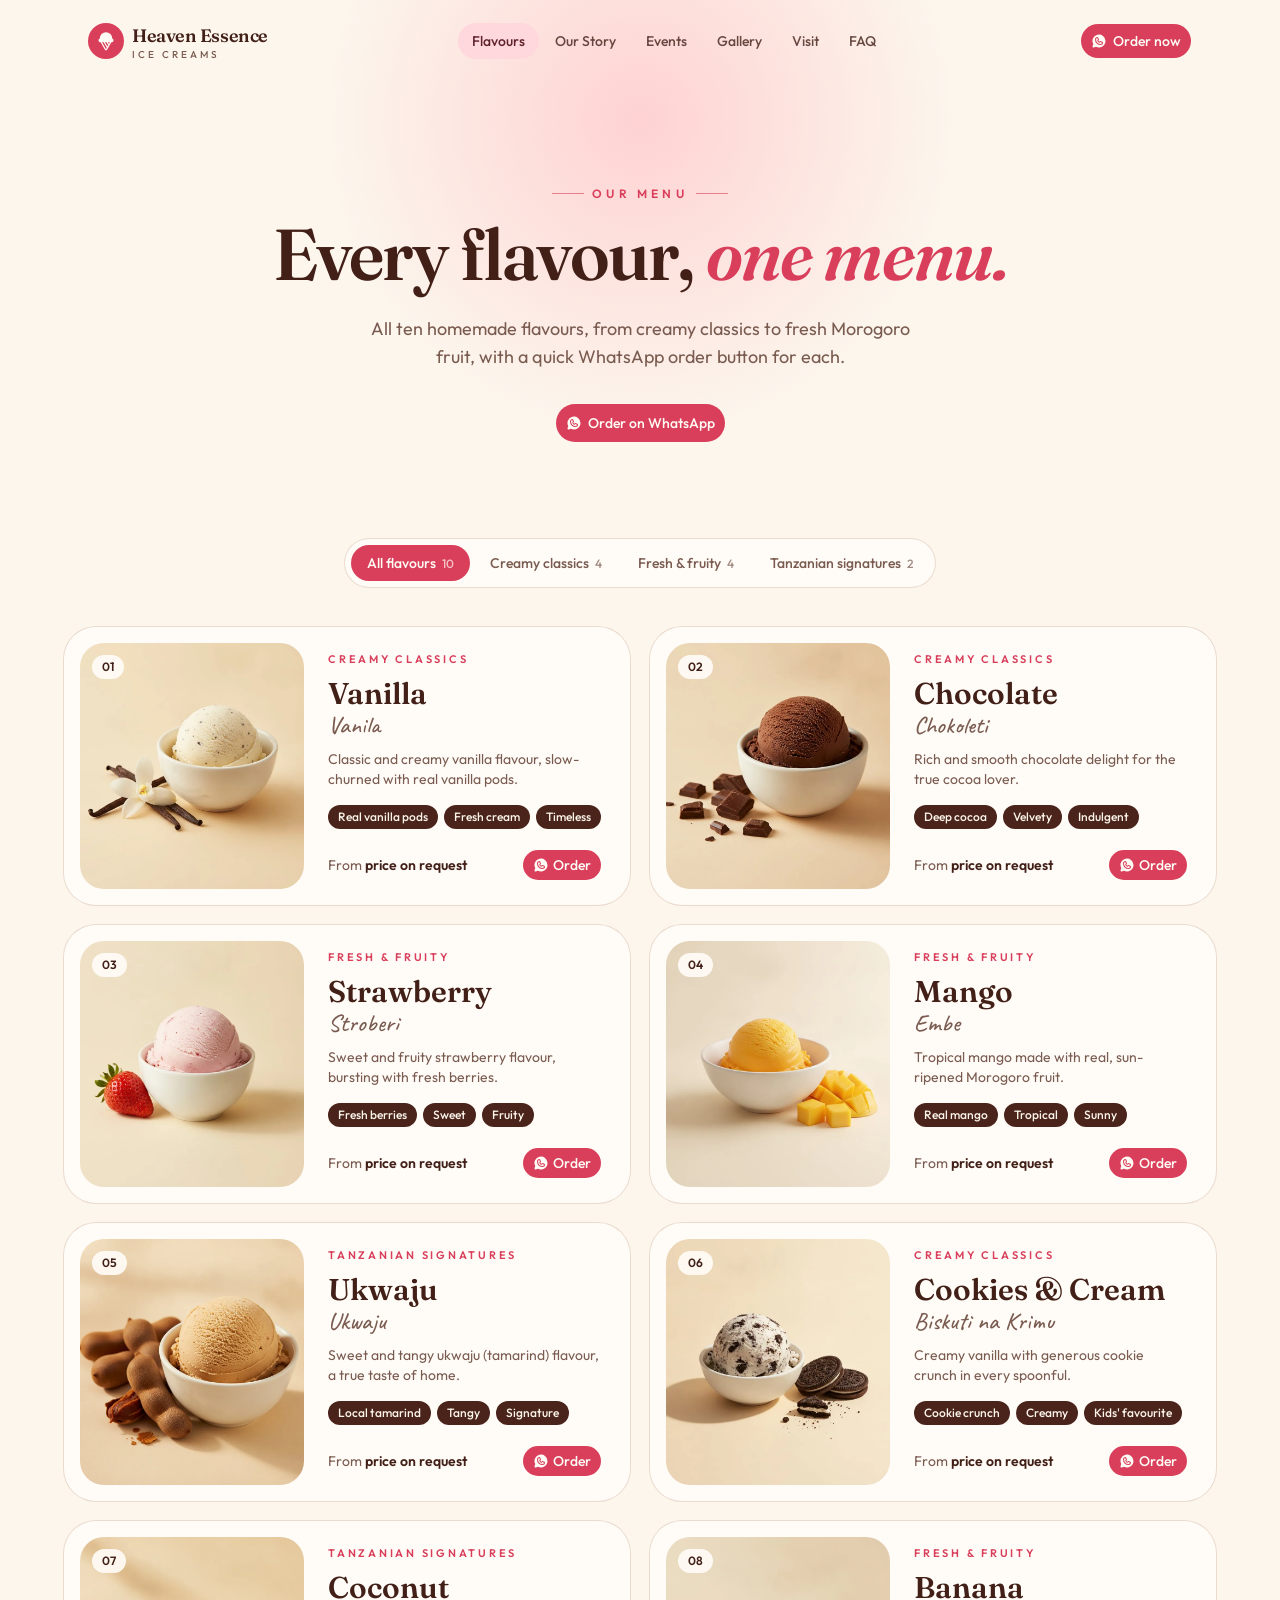
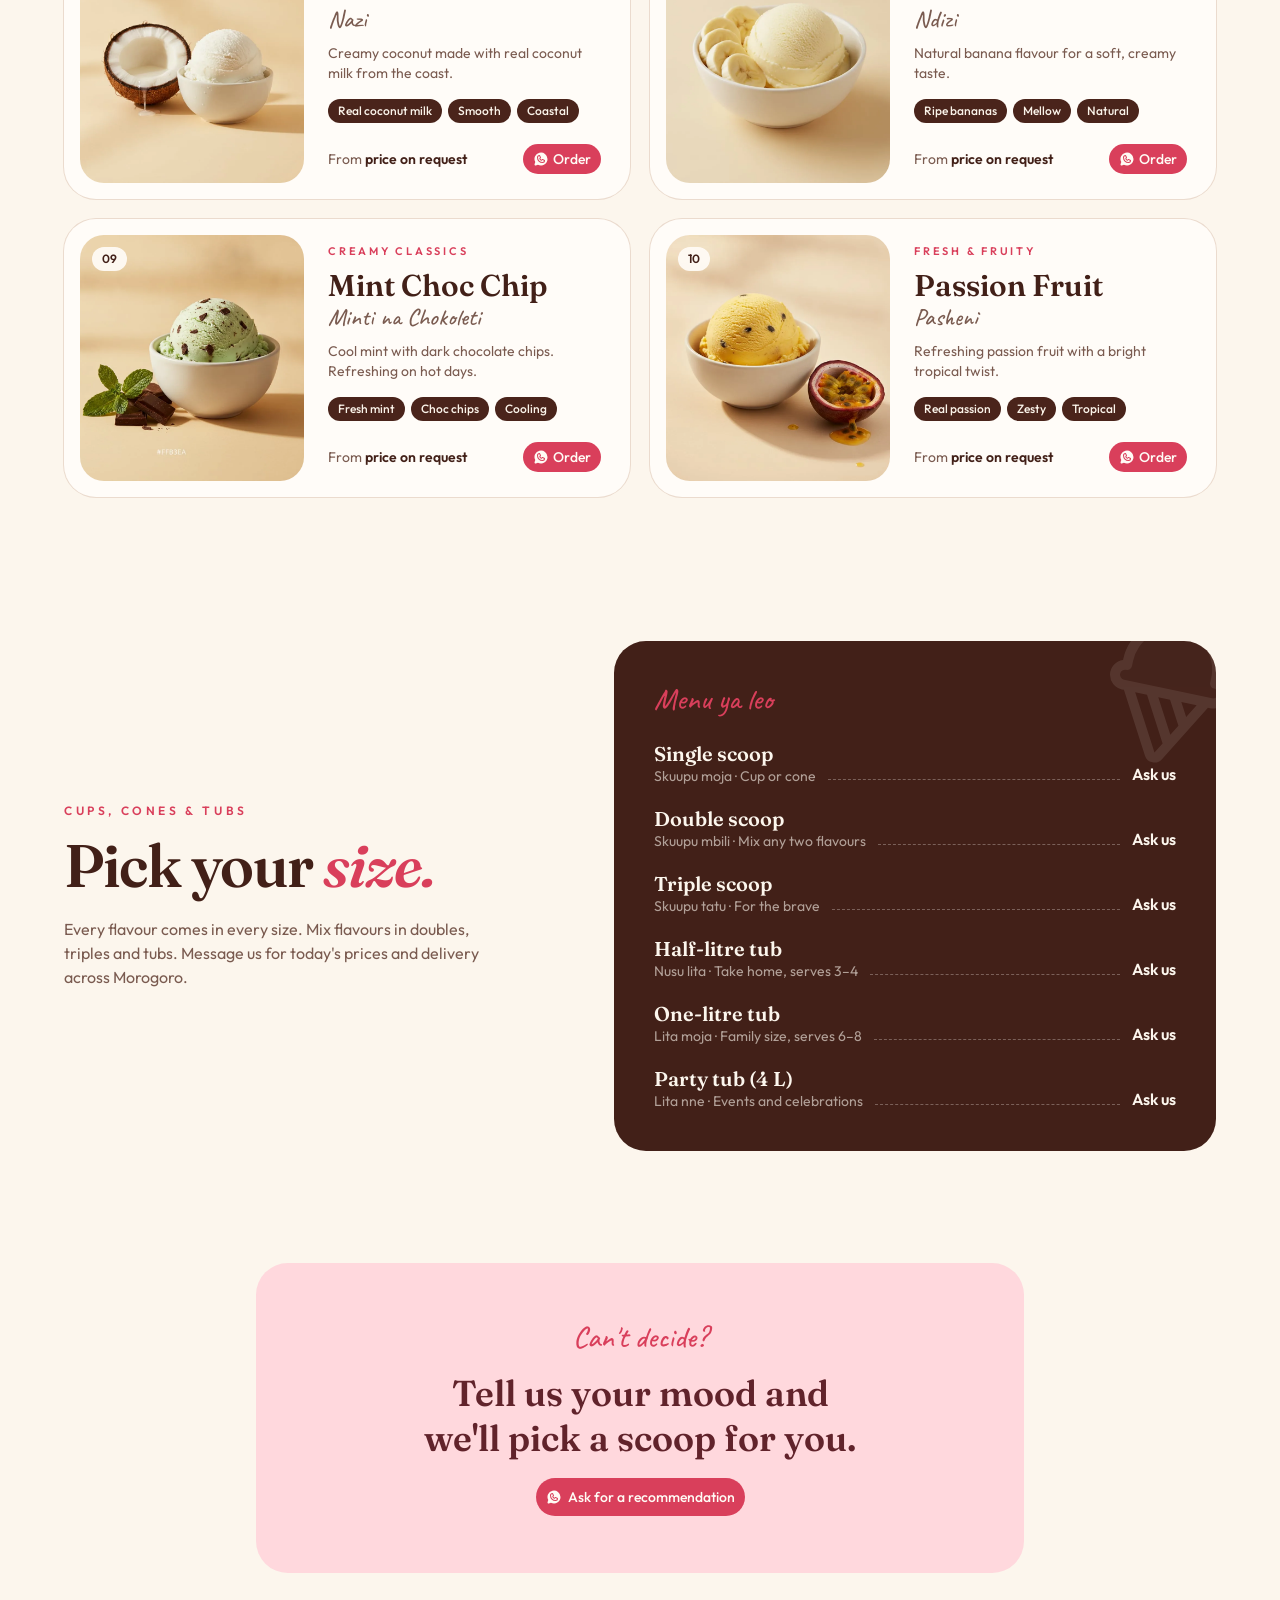
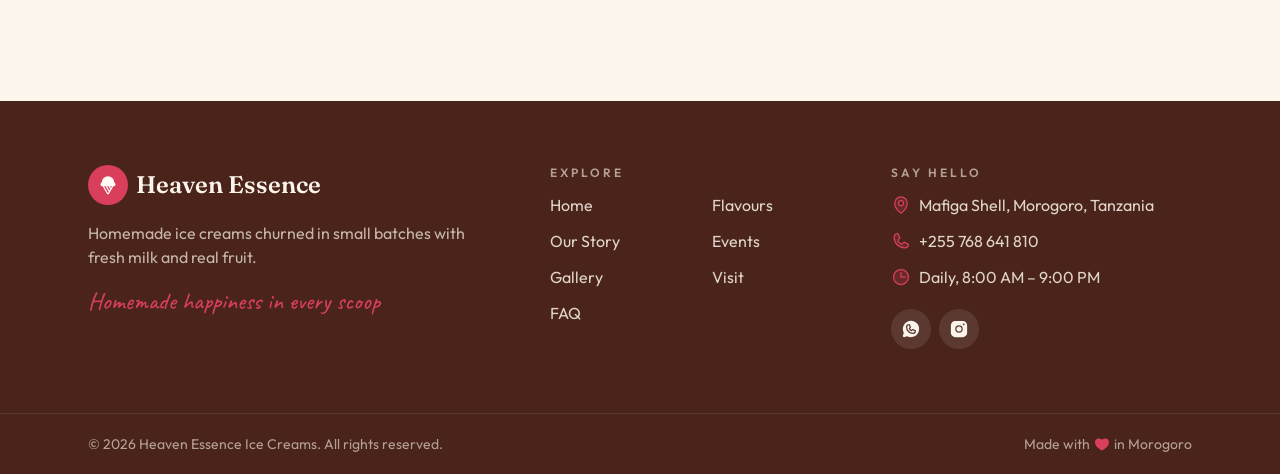
<file: flavours/index.html>
<!DOCTYPE html><html class="light" lang="en"><head><meta charSet="utf-8"/><meta name="viewport" content="width=device-width, initial-scale=1.0"/><meta name="heaven-api-base" content=""/><link rel="stylesheet" href="/assets/fonts.css" data-precedence="default"/><link rel="stylesheet" href="/assets/index-BwMxcPgd.css" data-precedence="default"/><title>Flavours | Heaven Essence Ice Creams</title><link rel="canonical" href="https://heavenessence.co.tz/flavours/"/><meta property="og:url" content="https://heavenessence.co.tz/flavours/"/><meta name="theme-color" content="#f9f3ec"/><meta property="og:type" content="website"/><meta property="og:site_name" content="Heaven Essence Ice Creams"/><meta name="description" content="All ten homemade flavours, from creamy classics to fresh Morogoro fruit, with a quick WhatsApp order button for each."/><meta property="og:title" content="Flavours | Heaven Essence Ice Creams"/><meta property="og:description" content="All ten homemade flavours, from creamy classics to fresh Morogoro fruit, with a quick WhatsApp order button for each."/><link rel="icon" href="/favicon.ico"/><!-- analytics removed --><script type="application/ld+json">{"@context":"https://schema.org","@type":"IceCreamShop","name":"Heaven Essence Ice Creams","description":"Homemade ice creams churned in small batches with fresh milk and real fruit in Morogoro, Tanzania.","url":"https://heavenessence.co.tz/","telephone":"+255768641810","email":"info@familychoiceminimarket.co.tz","address":{"@type":"PostalAddress","streetAddress":"Mafiga Shell","addressLocality":"Morogoro","addressCountry":"TZ"},"openingHoursSpecification":[{"@type":"OpeningHoursSpecification","dayOfWeek":["Monday","Tuesday","Wednesday","Thursday","Friday","Saturday","Sunday"],"opens":"08:00","closes":"21:00"}],"image":"https://heavenessence.co.tz/images/flavours/vanilla.webp","sameAs":["https://instagram.com"]}</script><meta name="google-site-verification" content="qdGnxQAs1rbW1FixEkEqcf2wV3SE4VLUd0ixh2j3pHA"/></head><body><section aria-label="Notifications alt+T" tabindex="-1" aria-live="polite" aria-relevant="additions text" aria-atomic="false" data-react-aria-top-layer="true"></section><!--$--><div class="relative overflow-x-clip"><div class="fixed inset-x-0 top-0 z-[60] h-1 origin-left bg-primary" style="transform:scaleX(0)"></div><header class="fixed inset-x-0 top-0 z-50 px-3 pt-3 md:px-6"><div class="mx-auto flex max-w-6xl items-center justify-between rounded-full px-4 py-2.5 transition-all duration-500 md:px-6 bg-transparent" ><a class="group flex items-center gap-2 cursor-pointer" href="/"><span class="grid size-9 place-items-center rounded-full bg-primary text-primary-foreground"><svg xmlns="http://www.w3.org/2000/svg" width="1em" height="1em" fill="currentColor" viewBox="0 0 256 256" class="size-5"><path d="M208,97.37V96A80,80,0,0,0,48,96v1.37A24,24,0,0,0,56,144h3.29l54.82,95.94a16,16,0,0,0,27.78,0L196.71,144H200a24,24,0,0,0,8-46.63ZM146.89,198.94,115.5,144h19.29l21.75,38.06ZM77.71,144H97.07l40.61,71.06L128,232Zm88,21.94L153.21,144h25.08Z"></path></svg></span><span class="leading-none"><span class="block font-serif text-lg font-semibold tracking-tight">Heaven Essence</span><span class="block text-[10px] font-medium uppercase tracking-[0.3em] text-muted-foreground">Ice Creams</span></span></a><nav class="hidden items-center gap-0.5 lg:flex"><a class="relative rounded-full px-3.5 py-2 text-sm font-medium text-foreground/80 transition-colors hover:bg-accent hover:text-accent-foreground data-[status=active]:bg-accent data-[status=active]:text-accent-foreground cursor-pointer active" href="/flavours" data-status="active" aria-current="page">Flavours</a><a class="relative rounded-full px-3.5 py-2 text-sm font-medium text-foreground/80 transition-colors hover:bg-accent hover:text-accent-foreground data-[status=active]:bg-accent data-[status=active]:text-accent-foreground cursor-pointer" href="/our-story">Our Story</a><a class="relative rounded-full px-3.5 py-2 text-sm font-medium text-foreground/80 transition-colors hover:bg-accent hover:text-accent-foreground data-[status=active]:bg-accent data-[status=active]:text-accent-foreground cursor-pointer" href="/events">Events</a><a class="relative rounded-full px-3.5 py-2 text-sm font-medium text-foreground/80 transition-colors hover:bg-accent hover:text-accent-foreground data-[status=active]:bg-accent data-[status=active]:text-accent-foreground cursor-pointer" href="/gallery">Gallery</a><a class="relative rounded-full px-3.5 py-2 text-sm font-medium text-foreground/80 transition-colors hover:bg-accent hover:text-accent-foreground data-[status=active]:bg-accent data-[status=active]:text-accent-foreground cursor-pointer" href="/visit">Visit</a><a class="relative rounded-full px-3.5 py-2 text-sm font-medium text-foreground/80 transition-colors hover:bg-accent hover:text-accent-foreground data-[status=active]:bg-accent data-[status=active]:text-accent-foreground cursor-pointer" href="/faq">FAQ</a></nav><div class="flex items-center gap-2"><a href="https://wa.me/255768641810?text=Hello%20Heaven%20Essence!%20I&#x27;d%20like%20to%20order%20ice%20cream." target="_blank" rel="noreferrer" role="button" tabindex="0" data-slot="button" class="group/button shrink-0 items-center justify-center border border-transparent bg-clip-padding text-sm font-medium whitespace-nowrap transition-all outline-none select-none focus-visible:border-ring focus-visible:ring-3 focus-visible:ring-ring/50 active:not-aria-[haspopup]:translate-y-px disabled:pointer-events-none disabled:opacity-50 aria-invalid:border-destructive aria-invalid:ring-3 aria-invalid:ring-destructive/20 dark:aria-invalid:border-destructive/50 dark:aria-invalid:ring-destructive/40 [&amp;_svg]:pointer-events-none [&amp;_svg]:shrink-0 [&amp;_svg:not([class*=&#x27;size-&#x27;])]:size-4 bg-primary text-primary-foreground hover:bg-primary/80 h-9 gap-1.5 px-2.5 in-data-[slot=button-group]:rounded-md has-data-[icon=inline-end]:pr-2 has-data-[icon=inline-start]:pl-2 rounded-full hidden sm:inline-flex"><svg xmlns="http://www.w3.org/2000/svg" width="1em" height="1em" fill="currentColor" viewBox="0 0 256 256"><path d="M152.58,145.23l23,11.48A24,24,0,0,1,152,176a72.08,72.08,0,0,1-72-72A24,24,0,0,1,99.29,80.46l11.48,23L101,118a8,8,0,0,0-.73,7.51,56.47,56.47,0,0,0,30.15,30.15A8,8,0,0,0,138,155ZM232,128A104,104,0,0,1,79.12,219.82L45.07,231.17a16,16,0,0,1-20.24-20.24l11.35-34.05A104,104,0,1,1,232,128Zm-40,24a8,8,0,0,0-4.42-7.16l-32-16a8,8,0,0,0-8,.5l-14.69,9.8a40.55,40.55,0,0,1-16-16l9.8-14.69a8,8,0,0,0,.5-8l-16-32A8,8,0,0,0,104,64a40,40,0,0,0-40,40,88.1,88.1,0,0,0,88,88A40,40,0,0,0,192,152Z"></path></svg>Order now</a><button type="button" aria-label="Open menu" aria-expanded="false" class="grid size-10 place-items-center rounded-full bg-card ring-1 ring-border lg:hidden cursor-pointer"><svg xmlns="http://www.w3.org/2000/svg" width="1em" height="1em" fill="currentColor" viewBox="0 0 256 256" class="size-5"><path d="M224,128a8,8,0,0,1-8,8H40a8,8,0,0,1,0-16H216A8,8,0,0,1,224,128ZM40,72H216a8,8,0,0,0,0-16H40a8,8,0,0,0,0,16ZM216,184H40a8,8,0,0,0,0,16H216a8,8,0,0,0,0-16Z"></path></svg></button></div></div></header><main><section class="relative overflow-hidden px-6 pb-16 pt-36 md:pb-24 md:pt-44"><div class="pointer-events-none absolute left-1/2 top-0 size-[80vmin] -translate-x-1/2 -translate-y-1/3 rounded-full bg-[radial-gradient(circle,oklch(0.88_0.08_15/0.7),transparent_62%)] dark:bg-[radial-gradient(circle,oklch(0.42_0.12_12/0.5),transparent_62%)]"></div><div class="relative mx-auto max-w-3xl text-center"><p class="inline-flex items-center gap-2 text-xs font-semibold uppercase tracking-[0.35em] text-primary" ><span class="h-px w-8 bg-primary/60"></span>Our menu<span class="h-px w-8 bg-primary/60"></span></p><h1 class="mt-4 font-serif text-5xl font-semibold leading-[1.02] tracking-tight text-balance md:text-7xl" >Every flavour,<!-- --> <span class="italic text-primary">one menu.</span></h1><p class="mx-auto mt-6 max-w-xl text-lg text-muted-foreground">All ten homemade flavours, from creamy classics to fresh Morogoro fruit, with a quick WhatsApp order button for each.</p><div class="mt-8 flex justify-center"><a href="https://wa.me/255768641810?text=Hello%20Heaven%20Essence!%20I&#x27;d%20like%20to%20order%20ice%20cream." target="_blank" rel="noreferrer" role="button" tabindex="0" data-slot="button" class="group/button inline-flex shrink-0 items-center justify-center border border-transparent bg-clip-padding text-sm font-medium whitespace-nowrap transition-all outline-none select-none focus-visible:border-ring focus-visible:ring-3 focus-visible:ring-ring/50 active:not-aria-[haspopup]:translate-y-px disabled:pointer-events-none disabled:opacity-50 aria-invalid:border-destructive aria-invalid:ring-3 aria-invalid:ring-destructive/20 dark:aria-invalid:border-destructive/50 dark:aria-invalid:ring-destructive/40 [&amp;_svg]:pointer-events-none [&amp;_svg]:shrink-0 [&amp;_svg:not([class*=&#x27;size-&#x27;])]:size-4 bg-primary text-primary-foreground hover:bg-primary/80 h-10 gap-1.5 px-2.5 has-data-[icon=inline-end]:pr-2 has-data-[icon=inline-start]:pl-2 rounded-full"><svg xmlns="http://www.w3.org/2000/svg" width="1em" height="1em" fill="currentColor" viewBox="0 0 256 256"><path d="M152.58,145.23l23,11.48A24,24,0,0,1,152,176a72.08,72.08,0,0,1-72-72A24,24,0,0,1,99.29,80.46l11.48,23L101,118a8,8,0,0,0-.73,7.51,56.47,56.47,0,0,0,30.15,30.15A8,8,0,0,0,138,155ZM232,128A104,104,0,0,1,79.12,219.82L45.07,231.17a16,16,0,0,1-20.24-20.24l11.35-34.05A104,104,0,1,1,232,128Zm-40,24a8,8,0,0,0-4.42-7.16l-32-16a8,8,0,0,0-8,.5l-14.69,9.8a40.55,40.55,0,0,1-16-16l9.8-14.69a8,8,0,0,0,.5-8l-16-32A8,8,0,0,0,104,64a40,40,0,0,0-40,40,88.1,88.1,0,0,0,88,88A40,40,0,0,0,192,152Z"></path></svg>Order on WhatsApp</a></div></div></section><section class="px-4 pb-8 sm:px-6"><div class="mx-auto max-w-6xl"><div role="tablist" aria-label="Filter flavours" class="mx-auto flex w-fit max-w-full gap-1 overflow-x-auto rounded-full bg-card p-1.5 ring-1 ring-border"><button type="button" role="tab" aria-selected="true" class="relative shrink-0 cursor-pointer whitespace-nowrap rounded-full px-4 py-2 text-sm font-medium transition-colors text-primary-foreground"><span class="absolute inset-0 rounded-full bg-primary"></span><span data-filter="all" class="relative">All flavours<span class="pl-1.5 text-xs opacity-70">10</span></span></button><button type="button" role="tab" aria-selected="false" class="relative shrink-0 cursor-pointer whitespace-nowrap rounded-full px-4 py-2 text-sm font-medium transition-colors text-muted-foreground hover:text-foreground"><span data-filter="creamy" class="relative">Creamy classics<span class="pl-1.5 text-xs opacity-70">4</span></span></button><button type="button" role="tab" aria-selected="false" class="relative shrink-0 cursor-pointer whitespace-nowrap rounded-full px-4 py-2 text-sm font-medium transition-colors text-muted-foreground hover:text-foreground"><span data-filter="fruity" class="relative">Fresh &amp; fruity<span class="pl-1.5 text-xs opacity-70">4</span></span></button><button type="button" role="tab" aria-selected="false" class="relative shrink-0 cursor-pointer whitespace-nowrap rounded-full px-4 py-2 text-sm font-medium transition-colors text-muted-foreground hover:text-foreground"><span data-filter="signature" class="relative">Tanzanian signatures<span class="pl-1.5 text-xs opacity-70">2</span></span></button></div><div class="mt-10 grid gap-5 lg:grid-cols-2"><article data-cat="creamy" class="group relative flex flex-col gap-5 overflow-hidden rounded-[2rem] bg-card p-4 ring-1 ring-border transition-shadow hover:shadow-[0_30px_60px_-30px_rgba(80,30,20,0.45)] sm:flex-row sm:items-stretch" style="opacity:1;transform:none"><div class="relative aspect-square w-full shrink-0 overflow-hidden rounded-[1.5rem] sm:w-48 md:w-56" style="background-color:#F3DFA855"><img src="/images/flavours/vanilla.webp" alt="Vanilla ice cream" loading="lazy" class="size-full object-cover transition-transform duration-700 ease-out group-hover:scale-110"/><span class="absolute left-3 top-3 rounded-full bg-card/90 px-2.5 py-1 text-xs font-semibold backdrop-blur">01</span></div><div class="flex min-w-0 flex-1 flex-col px-1 pb-1 sm:py-2 sm:pr-3"><p class="text-[11px] font-semibold uppercase tracking-[0.25em] text-primary">Creamy classics</p><h2 class="mt-2 font-serif text-2xl font-semibold leading-tight md:text-3xl">Vanilla</h2><p class="font-script text-2xl leading-none text-muted-foreground">Vanila</p><p class="mt-3 text-sm text-muted-foreground">Classic and creamy vanilla flavour, slow-churned with real vanilla pods.</p><ul class="mt-4 flex flex-wrap gap-1.5"><li class="rounded-full bg-secondary px-2.5 py-1 text-xs font-medium text-secondary-foreground">Real vanilla pods</li><li class="rounded-full bg-secondary px-2.5 py-1 text-xs font-medium text-secondary-foreground">Fresh cream</li><li class="rounded-full bg-secondary px-2.5 py-1 text-xs font-medium text-secondary-foreground">Timeless</li></ul><div class="mt-auto flex flex-wrap items-center justify-between gap-3 pt-5"><p class="text-sm"><span class="text-muted-foreground">From </span><span class="font-semibold">price on request</span></p><a href="https://wa.me/255768641810?text=Hello%20Heaven%20Essence!%20I&#x27;d%20like%20to%20order%20Vanilla%20ice%20cream." target="_blank" rel="noreferrer" role="button" tabindex="0" data-slot="button" class="group/button inline-flex shrink-0 items-center justify-center border border-transparent bg-clip-padding text-sm font-medium whitespace-nowrap transition-all outline-none select-none focus-visible:border-ring focus-visible:ring-3 focus-visible:ring-ring/50 active:not-aria-[haspopup]:translate-y-px disabled:pointer-events-none disabled:opacity-50 aria-invalid:border-destructive aria-invalid:ring-3 aria-invalid:ring-destructive/20 dark:aria-invalid:border-destructive/50 dark:aria-invalid:ring-destructive/40 [&amp;_svg]:pointer-events-none [&amp;_svg]:shrink-0 [&amp;_svg:not([class*=&#x27;size-&#x27;])]:size-4 bg-primary text-primary-foreground hover:bg-primary/80 h-8 gap-1 px-2.5 in-data-[slot=button-group]:rounded-md has-data-[icon=inline-end]:pr-1.5 has-data-[icon=inline-start]:pl-1.5 rounded-full"><svg xmlns="http://www.w3.org/2000/svg" width="1em" height="1em" fill="currentColor" viewBox="0 0 256 256"><path d="M152.58,145.23l23,11.48A24,24,0,0,1,152,176a72.08,72.08,0,0,1-72-72A24,24,0,0,1,99.29,80.46l11.48,23L101,118a8,8,0,0,0-.73,7.51,56.47,56.47,0,0,0,30.15,30.15A8,8,0,0,0,138,155ZM232,128A104,104,0,0,1,79.12,219.82L45.07,231.17a16,16,0,0,1-20.24-20.24l11.35-34.05A104,104,0,1,1,232,128Zm-40,24a8,8,0,0,0-4.42-7.16l-32-16a8,8,0,0,0-8,.5l-14.69,9.8a40.55,40.55,0,0,1-16-16l9.8-14.69a8,8,0,0,0,.5-8l-16-32A8,8,0,0,0,104,64a40,40,0,0,0-40,40,88.1,88.1,0,0,0,88,88A40,40,0,0,0,192,152Z"></path></svg>Order</a></div></div></article><article data-cat="creamy" class="group relative flex flex-col gap-5 overflow-hidden rounded-[2rem] bg-card p-4 ring-1 ring-border transition-shadow hover:shadow-[0_30px_60px_-30px_rgba(80,30,20,0.45)] sm:flex-row sm:items-stretch" style="opacity:1;transform:none"><div class="relative aspect-square w-full shrink-0 overflow-hidden rounded-[1.5rem] sm:w-48 md:w-56" style="background-color:#8A5A3C55"><img src="/images/flavours/chocolate.webp" alt="Chocolate ice cream" loading="lazy" class="size-full object-cover transition-transform duration-700 ease-out group-hover:scale-110"/><span class="absolute left-3 top-3 rounded-full bg-card/90 px-2.5 py-1 text-xs font-semibold backdrop-blur">02</span></div><div class="flex min-w-0 flex-1 flex-col px-1 pb-1 sm:py-2 sm:pr-3"><p class="text-[11px] font-semibold uppercase tracking-[0.25em] text-primary">Creamy classics</p><h2 class="mt-2 font-serif text-2xl font-semibold leading-tight md:text-3xl">Chocolate</h2><p class="font-script text-2xl leading-none text-muted-foreground">Chokoleti</p><p class="mt-3 text-sm text-muted-foreground">Rich and smooth chocolate delight for the true cocoa lover.</p><ul class="mt-4 flex flex-wrap gap-1.5"><li class="rounded-full bg-secondary px-2.5 py-1 text-xs font-medium text-secondary-foreground">Deep cocoa</li><li class="rounded-full bg-secondary px-2.5 py-1 text-xs font-medium text-secondary-foreground">Velvety</li><li class="rounded-full bg-secondary px-2.5 py-1 text-xs font-medium text-secondary-foreground">Indulgent</li></ul><div class="mt-auto flex flex-wrap items-center justify-between gap-3 pt-5"><p class="text-sm"><span class="text-muted-foreground">From </span><span class="font-semibold">price on request</span></p><a href="https://wa.me/255768641810?text=Hello%20Heaven%20Essence!%20I&#x27;d%20like%20to%20order%20Chocolate%20ice%20cream." target="_blank" rel="noreferrer" role="button" tabindex="0" data-slot="button" class="group/button inline-flex shrink-0 items-center justify-center border border-transparent bg-clip-padding text-sm font-medium whitespace-nowrap transition-all outline-none select-none focus-visible:border-ring focus-visible:ring-3 focus-visible:ring-ring/50 active:not-aria-[haspopup]:translate-y-px disabled:pointer-events-none disabled:opacity-50 aria-invalid:border-destructive aria-invalid:ring-3 aria-invalid:ring-destructive/20 dark:aria-invalid:border-destructive/50 dark:aria-invalid:ring-destructive/40 [&amp;_svg]:pointer-events-none [&amp;_svg]:shrink-0 [&amp;_svg:not([class*=&#x27;size-&#x27;])]:size-4 bg-primary text-primary-foreground hover:bg-primary/80 h-8 gap-1 px-2.5 in-data-[slot=button-group]:rounded-md has-data-[icon=inline-end]:pr-1.5 has-data-[icon=inline-start]:pl-1.5 rounded-full"><svg xmlns="http://www.w3.org/2000/svg" width="1em" height="1em" fill="currentColor" viewBox="0 0 256 256"><path d="M152.58,145.23l23,11.48A24,24,0,0,1,152,176a72.08,72.08,0,0,1-72-72A24,24,0,0,1,99.29,80.46l11.48,23L101,118a8,8,0,0,0-.73,7.51,56.47,56.47,0,0,0,30.15,30.15A8,8,0,0,0,138,155ZM232,128A104,104,0,0,1,79.12,219.82L45.07,231.17a16,16,0,0,1-20.24-20.24l11.35-34.05A104,104,0,1,1,232,128Zm-40,24a8,8,0,0,0-4.42-7.16l-32-16a8,8,0,0,0-8,.5l-14.69,9.8a40.55,40.55,0,0,1-16-16l9.8-14.69a8,8,0,0,0,.5-8l-16-32A8,8,0,0,0,104,64a40,40,0,0,0-40,40,88.1,88.1,0,0,0,88,88A40,40,0,0,0,192,152Z"></path></svg>Order</a></div></div></article><article data-cat="fruity" class="group relative flex flex-col gap-5 overflow-hidden rounded-[2rem] bg-card p-4 ring-1 ring-border transition-shadow hover:shadow-[0_30px_60px_-30px_rgba(80,30,20,0.45)] sm:flex-row sm:items-stretch" style="opacity:1;transform:none"><div class="relative aspect-square w-full shrink-0 overflow-hidden rounded-[1.5rem] sm:w-48 md:w-56" style="background-color:#F2879A55"><img src="/images/flavours/strawberry.webp" alt="Strawberry ice cream" loading="lazy" class="size-full object-cover transition-transform duration-700 ease-out group-hover:scale-110"/><span class="absolute left-3 top-3 rounded-full bg-card/90 px-2.5 py-1 text-xs font-semibold backdrop-blur">03</span></div><div class="flex min-w-0 flex-1 flex-col px-1 pb-1 sm:py-2 sm:pr-3"><p class="text-[11px] font-semibold uppercase tracking-[0.25em] text-primary">Fresh &amp; fruity</p><h2 class="mt-2 font-serif text-2xl font-semibold leading-tight md:text-3xl">Strawberry</h2><p class="font-script text-2xl leading-none text-muted-foreground">Stroberi</p><p class="mt-3 text-sm text-muted-foreground">Sweet and fruity strawberry flavour, bursting with fresh berries.</p><ul class="mt-4 flex flex-wrap gap-1.5"><li class="rounded-full bg-secondary px-2.5 py-1 text-xs font-medium text-secondary-foreground">Fresh berries</li><li class="rounded-full bg-secondary px-2.5 py-1 text-xs font-medium text-secondary-foreground">Sweet</li><li class="rounded-full bg-secondary px-2.5 py-1 text-xs font-medium text-secondary-foreground">Fruity</li></ul><div class="mt-auto flex flex-wrap items-center justify-between gap-3 pt-5"><p class="text-sm"><span class="text-muted-foreground">From </span><span class="font-semibold">price on request</span></p><a href="https://wa.me/255768641810?text=Hello%20Heaven%20Essence!%20I&#x27;d%20like%20to%20order%20Strawberry%20ice%20cream." target="_blank" rel="noreferrer" role="button" tabindex="0" data-slot="button" class="group/button inline-flex shrink-0 items-center justify-center border border-transparent bg-clip-padding text-sm font-medium whitespace-nowrap transition-all outline-none select-none focus-visible:border-ring focus-visible:ring-3 focus-visible:ring-ring/50 active:not-aria-[haspopup]:translate-y-px disabled:pointer-events-none disabled:opacity-50 aria-invalid:border-destructive aria-invalid:ring-3 aria-invalid:ring-destructive/20 dark:aria-invalid:border-destructive/50 dark:aria-invalid:ring-destructive/40 [&amp;_svg]:pointer-events-none [&amp;_svg]:shrink-0 [&amp;_svg:not([class*=&#x27;size-&#x27;])]:size-4 bg-primary text-primary-foreground hover:bg-primary/80 h-8 gap-1 px-2.5 in-data-[slot=button-group]:rounded-md has-data-[icon=inline-end]:pr-1.5 has-data-[icon=inline-start]:pl-1.5 rounded-full"><svg xmlns="http://www.w3.org/2000/svg" width="1em" height="1em" fill="currentColor" viewBox="0 0 256 256"><path d="M152.58,145.23l23,11.48A24,24,0,0,1,152,176a72.08,72.08,0,0,1-72-72A24,24,0,0,1,99.29,80.46l11.48,23L101,118a8,8,0,0,0-.73,7.51,56.47,56.47,0,0,0,30.15,30.15A8,8,0,0,0,138,155ZM232,128A104,104,0,0,1,79.12,219.82L45.07,231.17a16,16,0,0,1-20.24-20.24l11.35-34.05A104,104,0,1,1,232,128Zm-40,24a8,8,0,0,0-4.42-7.16l-32-16a8,8,0,0,0-8,.5l-14.69,9.8a40.55,40.55,0,0,1-16-16l9.8-14.69a8,8,0,0,0,.5-8l-16-32A8,8,0,0,0,104,64a40,40,0,0,0-40,40,88.1,88.1,0,0,0,88,88A40,40,0,0,0,192,152Z"></path></svg>Order</a></div></div></article><article data-cat="fruity" class="group relative flex flex-col gap-5 overflow-hidden rounded-[2rem] bg-card p-4 ring-1 ring-border transition-shadow hover:shadow-[0_30px_60px_-30px_rgba(80,30,20,0.45)] sm:flex-row sm:items-stretch" style="opacity:1;transform:none"><div class="relative aspect-square w-full shrink-0 overflow-hidden rounded-[1.5rem] sm:w-48 md:w-56" style="background-color:#F7B23B55"><img src="/images/flavours/mango.webp" alt="Mango ice cream" loading="lazy" class="size-full object-cover transition-transform duration-700 ease-out group-hover:scale-110"/><span class="absolute left-3 top-3 rounded-full bg-card/90 px-2.5 py-1 text-xs font-semibold backdrop-blur">04</span></div><div class="flex min-w-0 flex-1 flex-col px-1 pb-1 sm:py-2 sm:pr-3"><p class="text-[11px] font-semibold uppercase tracking-[0.25em] text-primary">Fresh &amp; fruity</p><h2 class="mt-2 font-serif text-2xl font-semibold leading-tight md:text-3xl">Mango</h2><p class="font-script text-2xl leading-none text-muted-foreground">Embe</p><p class="mt-3 text-sm text-muted-foreground">Tropical mango made with real, sun-ripened Morogoro fruit.</p><ul class="mt-4 flex flex-wrap gap-1.5"><li class="rounded-full bg-secondary px-2.5 py-1 text-xs font-medium text-secondary-foreground">Real mango</li><li class="rounded-full bg-secondary px-2.5 py-1 text-xs font-medium text-secondary-foreground">Tropical</li><li class="rounded-full bg-secondary px-2.5 py-1 text-xs font-medium text-secondary-foreground">Sunny</li></ul><div class="mt-auto flex flex-wrap items-center justify-between gap-3 pt-5"><p class="text-sm"><span class="text-muted-foreground">From </span><span class="font-semibold">price on request</span></p><a href="https://wa.me/255768641810?text=Hello%20Heaven%20Essence!%20I&#x27;d%20like%20to%20order%20Mango%20ice%20cream." target="_blank" rel="noreferrer" role="button" tabindex="0" data-slot="button" class="group/button inline-flex shrink-0 items-center justify-center border border-transparent bg-clip-padding text-sm font-medium whitespace-nowrap transition-all outline-none select-none focus-visible:border-ring focus-visible:ring-3 focus-visible:ring-ring/50 active:not-aria-[haspopup]:translate-y-px disabled:pointer-events-none disabled:opacity-50 aria-invalid:border-destructive aria-invalid:ring-3 aria-invalid:ring-destructive/20 dark:aria-invalid:border-destructive/50 dark:aria-invalid:ring-destructive/40 [&amp;_svg]:pointer-events-none [&amp;_svg]:shrink-0 [&amp;_svg:not([class*=&#x27;size-&#x27;])]:size-4 bg-primary text-primary-foreground hover:bg-primary/80 h-8 gap-1 px-2.5 in-data-[slot=button-group]:rounded-md has-data-[icon=inline-end]:pr-1.5 has-data-[icon=inline-start]:pl-1.5 rounded-full"><svg xmlns="http://www.w3.org/2000/svg" width="1em" height="1em" fill="currentColor" viewBox="0 0 256 256"><path d="M152.58,145.23l23,11.48A24,24,0,0,1,152,176a72.08,72.08,0,0,1-72-72A24,24,0,0,1,99.29,80.46l11.48,23L101,118a8,8,0,0,0-.73,7.51,56.47,56.47,0,0,0,30.15,30.15A8,8,0,0,0,138,155ZM232,128A104,104,0,0,1,79.12,219.82L45.07,231.17a16,16,0,0,1-20.24-20.24l11.35-34.05A104,104,0,1,1,232,128Zm-40,24a8,8,0,0,0-4.42-7.16l-32-16a8,8,0,0,0-8,.5l-14.69,9.8a40.55,40.55,0,0,1-16-16l9.8-14.69a8,8,0,0,0,.5-8l-16-32A8,8,0,0,0,104,64a40,40,0,0,0-40,40,88.1,88.1,0,0,0,88,88A40,40,0,0,0,192,152Z"></path></svg>Order</a></div></div></article><article data-cat="signature" class="group relative flex flex-col gap-5 overflow-hidden rounded-[2rem] bg-card p-4 ring-1 ring-border transition-shadow hover:shadow-[0_30px_60px_-30px_rgba(80,30,20,0.45)] sm:flex-row sm:items-stretch" style="opacity:1;transform:none"><div class="relative aspect-square w-full shrink-0 overflow-hidden rounded-[1.5rem] sm:w-48 md:w-56" style="background-color:#C98F5A55"><img src="/images/flavours/ukwaju.webp" alt="Ukwaju ice cream" loading="lazy" class="size-full object-cover transition-transform duration-700 ease-out group-hover:scale-110"/><span class="absolute left-3 top-3 rounded-full bg-card/90 px-2.5 py-1 text-xs font-semibold backdrop-blur">05</span></div><div class="flex min-w-0 flex-1 flex-col px-1 pb-1 sm:py-2 sm:pr-3"><p class="text-[11px] font-semibold uppercase tracking-[0.25em] text-primary">Tanzanian signatures</p><h2 class="mt-2 font-serif text-2xl font-semibold leading-tight md:text-3xl">Ukwaju</h2><p class="font-script text-2xl leading-none text-muted-foreground">Ukwaju</p><p class="mt-3 text-sm text-muted-foreground">Sweet and tangy ukwaju (tamarind) flavour, a true taste of home.</p><ul class="mt-4 flex flex-wrap gap-1.5"><li class="rounded-full bg-secondary px-2.5 py-1 text-xs font-medium text-secondary-foreground">Local tamarind</li><li class="rounded-full bg-secondary px-2.5 py-1 text-xs font-medium text-secondary-foreground">Tangy</li><li class="rounded-full bg-secondary px-2.5 py-1 text-xs font-medium text-secondary-foreground">Signature</li></ul><div class="mt-auto flex flex-wrap items-center justify-between gap-3 pt-5"><p class="text-sm"><span class="text-muted-foreground">From </span><span class="font-semibold">price on request</span></p><a href="https://wa.me/255768641810?text=Hello%20Heaven%20Essence!%20I&#x27;d%20like%20to%20order%20Ukwaju%20ice%20cream." target="_blank" rel="noreferrer" role="button" tabindex="0" data-slot="button" class="group/button inline-flex shrink-0 items-center justify-center border border-transparent bg-clip-padding text-sm font-medium whitespace-nowrap transition-all outline-none select-none focus-visible:border-ring focus-visible:ring-3 focus-visible:ring-ring/50 active:not-aria-[haspopup]:translate-y-px disabled:pointer-events-none disabled:opacity-50 aria-invalid:border-destructive aria-invalid:ring-3 aria-invalid:ring-destructive/20 dark:aria-invalid:border-destructive/50 dark:aria-invalid:ring-destructive/40 [&amp;_svg]:pointer-events-none [&amp;_svg]:shrink-0 [&amp;_svg:not([class*=&#x27;size-&#x27;])]:size-4 bg-primary text-primary-foreground hover:bg-primary/80 h-8 gap-1 px-2.5 in-data-[slot=button-group]:rounded-md has-data-[icon=inline-end]:pr-1.5 has-data-[icon=inline-start]:pl-1.5 rounded-full"><svg xmlns="http://www.w3.org/2000/svg" width="1em" height="1em" fill="currentColor" viewBox="0 0 256 256"><path d="M152.58,145.23l23,11.48A24,24,0,0,1,152,176a72.08,72.08,0,0,1-72-72A24,24,0,0,1,99.29,80.46l11.48,23L101,118a8,8,0,0,0-.73,7.51,56.47,56.47,0,0,0,30.15,30.15A8,8,0,0,0,138,155ZM232,128A104,104,0,0,1,79.12,219.82L45.07,231.17a16,16,0,0,1-20.24-20.24l11.35-34.05A104,104,0,1,1,232,128Zm-40,24a8,8,0,0,0-4.42-7.16l-32-16a8,8,0,0,0-8,.5l-14.69,9.8a40.55,40.55,0,0,1-16-16l9.8-14.69a8,8,0,0,0,.5-8l-16-32A8,8,0,0,0,104,64a40,40,0,0,0-40,40,88.1,88.1,0,0,0,88,88A40,40,0,0,0,192,152Z"></path></svg>Order</a></div></div></article><article data-cat="creamy" class="group relative flex flex-col gap-5 overflow-hidden rounded-[2rem] bg-card p-4 ring-1 ring-border transition-shadow hover:shadow-[0_30px_60px_-30px_rgba(80,30,20,0.45)] sm:flex-row sm:items-stretch" style="opacity:1;transform:none"><div class="relative aspect-square w-full shrink-0 overflow-hidden rounded-[1.5rem] sm:w-48 md:w-56" style="background-color:#6E6A7055"><img src="/images/flavours/cookies-cream.webp" alt="Cookies &amp; Cream ice cream" loading="lazy" class="size-full object-cover transition-transform duration-700 ease-out group-hover:scale-110"/><span class="absolute left-3 top-3 rounded-full bg-card/90 px-2.5 py-1 text-xs font-semibold backdrop-blur">06</span></div><div class="flex min-w-0 flex-1 flex-col px-1 pb-1 sm:py-2 sm:pr-3"><p class="text-[11px] font-semibold uppercase tracking-[0.25em] text-primary">Creamy classics</p><h2 class="mt-2 font-serif text-2xl font-semibold leading-tight md:text-3xl">Cookies &amp; Cream</h2><p class="font-script text-2xl leading-none text-muted-foreground">Biskuti na Krimu</p><p class="mt-3 text-sm text-muted-foreground">Creamy vanilla with generous cookie crunch in every spoonful.</p><ul class="mt-4 flex flex-wrap gap-1.5"><li class="rounded-full bg-secondary px-2.5 py-1 text-xs font-medium text-secondary-foreground">Cookie crunch</li><li class="rounded-full bg-secondary px-2.5 py-1 text-xs font-medium text-secondary-foreground">Creamy</li><li class="rounded-full bg-secondary px-2.5 py-1 text-xs font-medium text-secondary-foreground">Kids&#x27; favourite</li></ul><div class="mt-auto flex flex-wrap items-center justify-between gap-3 pt-5"><p class="text-sm"><span class="text-muted-foreground">From </span><span class="font-semibold">price on request</span></p><a href="https://wa.me/255768641810?text=Hello%20Heaven%20Essence!%20I&#x27;d%20like%20to%20order%20Cookies%20%26%20Cream%20ice%20cream." target="_blank" rel="noreferrer" role="button" tabindex="0" data-slot="button" class="group/button inline-flex shrink-0 items-center justify-center border border-transparent bg-clip-padding text-sm font-medium whitespace-nowrap transition-all outline-none select-none focus-visible:border-ring focus-visible:ring-3 focus-visible:ring-ring/50 active:not-aria-[haspopup]:translate-y-px disabled:pointer-events-none disabled:opacity-50 aria-invalid:border-destructive aria-invalid:ring-3 aria-invalid:ring-destructive/20 dark:aria-invalid:border-destructive/50 dark:aria-invalid:ring-destructive/40 [&amp;_svg]:pointer-events-none [&amp;_svg]:shrink-0 [&amp;_svg:not([class*=&#x27;size-&#x27;])]:size-4 bg-primary text-primary-foreground hover:bg-primary/80 h-8 gap-1 px-2.5 in-data-[slot=button-group]:rounded-md has-data-[icon=inline-end]:pr-1.5 has-data-[icon=inline-start]:pl-1.5 rounded-full"><svg xmlns="http://www.w3.org/2000/svg" width="1em" height="1em" fill="currentColor" viewBox="0 0 256 256"><path d="M152.58,145.23l23,11.48A24,24,0,0,1,152,176a72.08,72.08,0,0,1-72-72A24,24,0,0,1,99.29,80.46l11.48,23L101,118a8,8,0,0,0-.73,7.51,56.47,56.47,0,0,0,30.15,30.15A8,8,0,0,0,138,155ZM232,128A104,104,0,0,1,79.12,219.82L45.07,231.17a16,16,0,0,1-20.24-20.24l11.35-34.05A104,104,0,1,1,232,128Zm-40,24a8,8,0,0,0-4.42-7.16l-32-16a8,8,0,0,0-8,.5l-14.69,9.8a40.55,40.55,0,0,1-16-16l9.8-14.69a8,8,0,0,0,.5-8l-16-32A8,8,0,0,0,104,64a40,40,0,0,0-40,40,88.1,88.1,0,0,0,88,88A40,40,0,0,0,192,152Z"></path></svg>Order</a></div></div></article><article data-cat="signature" class="group relative flex flex-col gap-5 overflow-hidden rounded-[2rem] bg-card p-4 ring-1 ring-border transition-shadow hover:shadow-[0_30px_60px_-30px_rgba(80,30,20,0.45)] sm:flex-row sm:items-stretch" style="opacity:1;transform:none"><div class="relative aspect-square w-full shrink-0 overflow-hidden rounded-[1.5rem] sm:w-48 md:w-56" style="background-color:#D9CFC055"><img src="/images/flavours/coconut.webp" alt="Coconut ice cream" loading="lazy" class="size-full object-cover transition-transform duration-700 ease-out group-hover:scale-110"/><span class="absolute left-3 top-3 rounded-full bg-card/90 px-2.5 py-1 text-xs font-semibold backdrop-blur">07</span></div><div class="flex min-w-0 flex-1 flex-col px-1 pb-1 sm:py-2 sm:pr-3"><p class="text-[11px] font-semibold uppercase tracking-[0.25em] text-primary">Tanzanian signatures</p><h2 class="mt-2 font-serif text-2xl font-semibold leading-tight md:text-3xl">Coconut</h2><p class="font-script text-2xl leading-none text-muted-foreground">Nazi</p><p class="mt-3 text-sm text-muted-foreground">Creamy coconut made with real coconut milk from the coast.</p><ul class="mt-4 flex flex-wrap gap-1.5"><li class="rounded-full bg-secondary px-2.5 py-1 text-xs font-medium text-secondary-foreground">Real coconut milk</li><li class="rounded-full bg-secondary px-2.5 py-1 text-xs font-medium text-secondary-foreground">Smooth</li><li class="rounded-full bg-secondary px-2.5 py-1 text-xs font-medium text-secondary-foreground">Coastal</li></ul><div class="mt-auto flex flex-wrap items-center justify-between gap-3 pt-5"><p class="text-sm"><span class="text-muted-foreground">From </span><span class="font-semibold">price on request</span></p><a href="https://wa.me/255768641810?text=Hello%20Heaven%20Essence!%20I&#x27;d%20like%20to%20order%20Coconut%20ice%20cream." target="_blank" rel="noreferrer" role="button" tabindex="0" data-slot="button" class="group/button inline-flex shrink-0 items-center justify-center border border-transparent bg-clip-padding text-sm font-medium whitespace-nowrap transition-all outline-none select-none focus-visible:border-ring focus-visible:ring-3 focus-visible:ring-ring/50 active:not-aria-[haspopup]:translate-y-px disabled:pointer-events-none disabled:opacity-50 aria-invalid:border-destructive aria-invalid:ring-3 aria-invalid:ring-destructive/20 dark:aria-invalid:border-destructive/50 dark:aria-invalid:ring-destructive/40 [&amp;_svg]:pointer-events-none [&amp;_svg]:shrink-0 [&amp;_svg:not([class*=&#x27;size-&#x27;])]:size-4 bg-primary text-primary-foreground hover:bg-primary/80 h-8 gap-1 px-2.5 in-data-[slot=button-group]:rounded-md has-data-[icon=inline-end]:pr-1.5 has-data-[icon=inline-start]:pl-1.5 rounded-full"><svg xmlns="http://www.w3.org/2000/svg" width="1em" height="1em" fill="currentColor" viewBox="0 0 256 256"><path d="M152.58,145.23l23,11.48A24,24,0,0,1,152,176a72.08,72.08,0,0,1-72-72A24,24,0,0,1,99.29,80.46l11.48,23L101,118a8,8,0,0,0-.73,7.51,56.47,56.47,0,0,0,30.15,30.15A8,8,0,0,0,138,155ZM232,128A104,104,0,0,1,79.12,219.82L45.07,231.17a16,16,0,0,1-20.24-20.24l11.35-34.05A104,104,0,1,1,232,128Zm-40,24a8,8,0,0,0-4.42-7.16l-32-16a8,8,0,0,0-8,.5l-14.69,9.8a40.55,40.55,0,0,1-16-16l9.8-14.69a8,8,0,0,0,.5-8l-16-32A8,8,0,0,0,104,64a40,40,0,0,0-40,40,88.1,88.1,0,0,0,88,88A40,40,0,0,0,192,152Z"></path></svg>Order</a></div></div></article><article data-cat="fruity" class="group relative flex flex-col gap-5 overflow-hidden rounded-[2rem] bg-card p-4 ring-1 ring-border transition-shadow hover:shadow-[0_30px_60px_-30px_rgba(80,30,20,0.45)] sm:flex-row sm:items-stretch" style="opacity:1;transform:none"><div class="relative aspect-square w-full shrink-0 overflow-hidden rounded-[1.5rem] sm:w-48 md:w-56" style="background-color:#F1D77A55"><img src="/images/flavours/banana.webp" alt="Banana ice cream" loading="lazy" class="size-full object-cover transition-transform duration-700 ease-out group-hover:scale-110"/><span class="absolute left-3 top-3 rounded-full bg-card/90 px-2.5 py-1 text-xs font-semibold backdrop-blur">08</span></div><div class="flex min-w-0 flex-1 flex-col px-1 pb-1 sm:py-2 sm:pr-3"><p class="text-[11px] font-semibold uppercase tracking-[0.25em] text-primary">Fresh &amp; fruity</p><h2 class="mt-2 font-serif text-2xl font-semibold leading-tight md:text-3xl">Banana</h2><p class="font-script text-2xl leading-none text-muted-foreground">Ndizi</p><p class="mt-3 text-sm text-muted-foreground">Natural banana flavour for a soft, creamy taste.</p><ul class="mt-4 flex flex-wrap gap-1.5"><li class="rounded-full bg-secondary px-2.5 py-1 text-xs font-medium text-secondary-foreground">Ripe bananas</li><li class="rounded-full bg-secondary px-2.5 py-1 text-xs font-medium text-secondary-foreground">Mellow</li><li class="rounded-full bg-secondary px-2.5 py-1 text-xs font-medium text-secondary-foreground">Natural</li></ul><div class="mt-auto flex flex-wrap items-center justify-between gap-3 pt-5"><p class="text-sm"><span class="text-muted-foreground">From </span><span class="font-semibold">price on request</span></p><a href="https://wa.me/255768641810?text=Hello%20Heaven%20Essence!%20I&#x27;d%20like%20to%20order%20Banana%20ice%20cream." target="_blank" rel="noreferrer" role="button" tabindex="0" data-slot="button" class="group/button inline-flex shrink-0 items-center justify-center border border-transparent bg-clip-padding text-sm font-medium whitespace-nowrap transition-all outline-none select-none focus-visible:border-ring focus-visible:ring-3 focus-visible:ring-ring/50 active:not-aria-[haspopup]:translate-y-px disabled:pointer-events-none disabled:opacity-50 aria-invalid:border-destructive aria-invalid:ring-3 aria-invalid:ring-destructive/20 dark:aria-invalid:border-destructive/50 dark:aria-invalid:ring-destructive/40 [&amp;_svg]:pointer-events-none [&amp;_svg]:shrink-0 [&amp;_svg:not([class*=&#x27;size-&#x27;])]:size-4 bg-primary text-primary-foreground hover:bg-primary/80 h-8 gap-1 px-2.5 in-data-[slot=button-group]:rounded-md has-data-[icon=inline-end]:pr-1.5 has-data-[icon=inline-start]:pl-1.5 rounded-full"><svg xmlns="http://www.w3.org/2000/svg" width="1em" height="1em" fill="currentColor" viewBox="0 0 256 256"><path d="M152.58,145.23l23,11.48A24,24,0,0,1,152,176a72.08,72.08,0,0,1-72-72A24,24,0,0,1,99.29,80.46l11.48,23L101,118a8,8,0,0,0-.73,7.51,56.47,56.47,0,0,0,30.15,30.15A8,8,0,0,0,138,155ZM232,128A104,104,0,0,1,79.12,219.82L45.07,231.17a16,16,0,0,1-20.24-20.24l11.35-34.05A104,104,0,1,1,232,128Zm-40,24a8,8,0,0,0-4.42-7.16l-32-16a8,8,0,0,0-8,.5l-14.69,9.8a40.55,40.55,0,0,1-16-16l9.8-14.69a8,8,0,0,0,.5-8l-16-32A8,8,0,0,0,104,64a40,40,0,0,0-40,40,88.1,88.1,0,0,0,88,88A40,40,0,0,0,192,152Z"></path></svg>Order</a></div></div></article><article data-cat="creamy" class="group relative flex flex-col gap-5 overflow-hidden rounded-[2rem] bg-card p-4 ring-1 ring-border transition-shadow hover:shadow-[0_30px_60px_-30px_rgba(80,30,20,0.45)] sm:flex-row sm:items-stretch" style="opacity:1;transform:none"><div class="relative aspect-square w-full shrink-0 overflow-hidden rounded-[1.5rem] sm:w-48 md:w-56" style="background-color:#9ED3AE55"><img src="/images/flavours/mint-choc-chip.webp" alt="Mint Choc Chip ice cream" loading="lazy" class="size-full object-cover transition-transform duration-700 ease-out group-hover:scale-110"/><span class="absolute left-3 top-3 rounded-full bg-card/90 px-2.5 py-1 text-xs font-semibold backdrop-blur">09</span></div><div class="flex min-w-0 flex-1 flex-col px-1 pb-1 sm:py-2 sm:pr-3"><p class="text-[11px] font-semibold uppercase tracking-[0.25em] text-primary">Creamy classics</p><h2 class="mt-2 font-serif text-2xl font-semibold leading-tight md:text-3xl">Mint Choc Chip</h2><p class="font-script text-2xl leading-none text-muted-foreground">Minti na Chokoleti</p><p class="mt-3 text-sm text-muted-foreground">Cool mint with dark chocolate chips. Refreshing on hot days.</p><ul class="mt-4 flex flex-wrap gap-1.5"><li class="rounded-full bg-secondary px-2.5 py-1 text-xs font-medium text-secondary-foreground">Fresh mint</li><li class="rounded-full bg-secondary px-2.5 py-1 text-xs font-medium text-secondary-foreground">Choc chips</li><li class="rounded-full bg-secondary px-2.5 py-1 text-xs font-medium text-secondary-foreground">Cooling</li></ul><div class="mt-auto flex flex-wrap items-center justify-between gap-3 pt-5"><p class="text-sm"><span class="text-muted-foreground">From </span><span class="font-semibold">price on request</span></p><a href="https://wa.me/255768641810?text=Hello%20Heaven%20Essence!%20I&#x27;d%20like%20to%20order%20Mint%20Choc%20Chip%20ice%20cream." target="_blank" rel="noreferrer" role="button" tabindex="0" data-slot="button" class="group/button inline-flex shrink-0 items-center justify-center border border-transparent bg-clip-padding text-sm font-medium whitespace-nowrap transition-all outline-none select-none focus-visible:border-ring focus-visible:ring-3 focus-visible:ring-ring/50 active:not-aria-[haspopup]:translate-y-px disabled:pointer-events-none disabled:opacity-50 aria-invalid:border-destructive aria-invalid:ring-3 aria-invalid:ring-destructive/20 dark:aria-invalid:border-destructive/50 dark:aria-invalid:ring-destructive/40 [&amp;_svg]:pointer-events-none [&amp;_svg]:shrink-0 [&amp;_svg:not([class*=&#x27;size-&#x27;])]:size-4 bg-primary text-primary-foreground hover:bg-primary/80 h-8 gap-1 px-2.5 in-data-[slot=button-group]:rounded-md has-data-[icon=inline-end]:pr-1.5 has-data-[icon=inline-start]:pl-1.5 rounded-full"><svg xmlns="http://www.w3.org/2000/svg" width="1em" height="1em" fill="currentColor" viewBox="0 0 256 256"><path d="M152.58,145.23l23,11.48A24,24,0,0,1,152,176a72.08,72.08,0,0,1-72-72A24,24,0,0,1,99.29,80.46l11.48,23L101,118a8,8,0,0,0-.73,7.51,56.47,56.47,0,0,0,30.15,30.15A8,8,0,0,0,138,155ZM232,128A104,104,0,0,1,79.12,219.82L45.07,231.17a16,16,0,0,1-20.24-20.24l11.35-34.05A104,104,0,1,1,232,128Zm-40,24a8,8,0,0,0-4.42-7.16l-32-16a8,8,0,0,0-8,.5l-14.69,9.8a40.55,40.55,0,0,1-16-16l9.8-14.69a8,8,0,0,0,.5-8l-16-32A8,8,0,0,0,104,64a40,40,0,0,0-40,40,88.1,88.1,0,0,0,88,88A40,40,0,0,0,192,152Z"></path></svg>Order</a></div></div></article><article data-cat="fruity" class="group relative flex flex-col gap-5 overflow-hidden rounded-[2rem] bg-card p-4 ring-1 ring-border transition-shadow hover:shadow-[0_30px_60px_-30px_rgba(80,30,20,0.45)] sm:flex-row sm:items-stretch" style="opacity:1;transform:none"><div class="relative aspect-square w-full shrink-0 overflow-hidden rounded-[1.5rem] sm:w-48 md:w-56" style="background-color:#F4C13D55"><img src="/images/flavours/passion-fruit.webp" alt="Passion Fruit ice cream" loading="lazy" class="size-full object-cover transition-transform duration-700 ease-out group-hover:scale-110"/><span class="absolute left-3 top-3 rounded-full bg-card/90 px-2.5 py-1 text-xs font-semibold backdrop-blur">10</span></div><div class="flex min-w-0 flex-1 flex-col px-1 pb-1 sm:py-2 sm:pr-3"><p class="text-[11px] font-semibold uppercase tracking-[0.25em] text-primary">Fresh &amp; fruity</p><h2 class="mt-2 font-serif text-2xl font-semibold leading-tight md:text-3xl">Passion Fruit</h2><p class="font-script text-2xl leading-none text-muted-foreground">Pasheni</p><p class="mt-3 text-sm text-muted-foreground">Refreshing passion fruit with a bright tropical twist.</p><ul class="mt-4 flex flex-wrap gap-1.5"><li class="rounded-full bg-secondary px-2.5 py-1 text-xs font-medium text-secondary-foreground">Real passion</li><li class="rounded-full bg-secondary px-2.5 py-1 text-xs font-medium text-secondary-foreground">Zesty</li><li class="rounded-full bg-secondary px-2.5 py-1 text-xs font-medium text-secondary-foreground">Tropical</li></ul><div class="mt-auto flex flex-wrap items-center justify-between gap-3 pt-5"><p class="text-sm"><span class="text-muted-foreground">From </span><span class="font-semibold">price on request</span></p><a href="https://wa.me/255768641810?text=Hello%20Heaven%20Essence!%20I&#x27;d%20like%20to%20order%20Passion%20Fruit%20ice%20cream." target="_blank" rel="noreferrer" role="button" tabindex="0" data-slot="button" class="group/button inline-flex shrink-0 items-center justify-center border border-transparent bg-clip-padding text-sm font-medium whitespace-nowrap transition-all outline-none select-none focus-visible:border-ring focus-visible:ring-3 focus-visible:ring-ring/50 active:not-aria-[haspopup]:translate-y-px disabled:pointer-events-none disabled:opacity-50 aria-invalid:border-destructive aria-invalid:ring-3 aria-invalid:ring-destructive/20 dark:aria-invalid:border-destructive/50 dark:aria-invalid:ring-destructive/40 [&amp;_svg]:pointer-events-none [&amp;_svg]:shrink-0 [&amp;_svg:not([class*=&#x27;size-&#x27;])]:size-4 bg-primary text-primary-foreground hover:bg-primary/80 h-8 gap-1 px-2.5 in-data-[slot=button-group]:rounded-md has-data-[icon=inline-end]:pr-1.5 has-data-[icon=inline-start]:pl-1.5 rounded-full"><svg xmlns="http://www.w3.org/2000/svg" width="1em" height="1em" fill="currentColor" viewBox="0 0 256 256"><path d="M152.58,145.23l23,11.48A24,24,0,0,1,152,176a72.08,72.08,0,0,1-72-72A24,24,0,0,1,99.29,80.46l11.48,23L101,118a8,8,0,0,0-.73,7.51,56.47,56.47,0,0,0,30.15,30.15A8,8,0,0,0,138,155ZM232,128A104,104,0,0,1,79.12,219.82L45.07,231.17a16,16,0,0,1-20.24-20.24l11.35-34.05A104,104,0,1,1,232,128Zm-40,24a8,8,0,0,0-4.42-7.16l-32-16a8,8,0,0,0-8,.5l-14.69,9.8a40.55,40.55,0,0,1-16-16l9.8-14.69a8,8,0,0,0,.5-8l-16-32A8,8,0,0,0,104,64a40,40,0,0,0-40,40,88.1,88.1,0,0,0,88,88A40,40,0,0,0,192,152Z"></path></svg>Order</a></div></div></article></div></div></section><section class="px-6 py-20 md:py-28"><div class="mx-auto grid max-w-6xl items-center gap-12 lg:grid-cols-[1fr_1.2fr]"><div><div class="max-w-xl" ><p class="text-xs font-semibold uppercase tracking-[0.3em] text-primary">Cups, cones &amp; tubs</p><h2 class="mt-4 font-serif text-4xl font-semibold leading-[1.02] tracking-tight text-balance md:text-6xl">Pick your<!-- --> <span class="italic text-primary">size.</span></h2></div><p class="mt-5 max-w-md text-muted-foreground">Every flavour comes in every size. Mix flavours in doubles, triples and tubs. Message us for today&#x27;s prices and delivery across Morogoro.</p></div><div class="relative overflow-hidden rounded-[2rem] bg-foreground p-8 text-background md:p-10"><svg xmlns="http://www.w3.org/2000/svg" width="1em" height="1em" fill="currentColor" viewBox="0 0 256 256" class="pointer-events-none absolute -right-8 -top-8 size-40 rotate-12 opacity-10"><path d="M216,120a16,16,0,0,1-16,16H56a16,16,0,0,1,0-32V96a72,72,0,0,1,144,0v8A16,16,0,0,1,216,120Z" opacity="0.2"></path><path d="M208,97.37V96A80,80,0,0,0,48,96v1.37A24,24,0,0,0,56,144h3.29l54.82,95.94a16,16,0,0,0,27.78,0L196.71,144H200a24,24,0,0,0,8-46.63ZM77.71,144H97.07l40.61,71.06L128,232Zm57.08,0,21.75,38.06-9.65,16.88L115.5,144Zm31,21.94L153.21,144h25.08ZM200,128H56a8,8,0,0,1,0-16,8,8,0,0,0,8-8V96a64,64,0,0,1,128,0v8a8,8,0,0,0,8,8,8,8,0,0,1,0,16Z"></path></svg><p class="font-script text-3xl text-primary">Menu ya leo</p><ul class="relative mt-6 space-y-5"><li class="flex items-end gap-3"><div class="min-w-0"><p class="font-serif text-xl font-semibold leading-tight">Single scoop</p><p class="text-sm opacity-60">Skuupu moja<!-- --> · <!-- -->Cup or cone</p></div><span class="mb-1.5 h-px min-w-6 flex-1 border-b border-dashed border-background/30"></span><span class="shrink-0 font-semibold">Ask us</span></li><li class="flex items-end gap-3"><div class="min-w-0"><p class="font-serif text-xl font-semibold leading-tight">Double scoop</p><p class="text-sm opacity-60">Skuupu mbili<!-- --> · <!-- -->Mix any two flavours</p></div><span class="mb-1.5 h-px min-w-6 flex-1 border-b border-dashed border-background/30"></span><span class="shrink-0 font-semibold">Ask us</span></li><li class="flex items-end gap-3"><div class="min-w-0"><p class="font-serif text-xl font-semibold leading-tight">Triple scoop</p><p class="text-sm opacity-60">Skuupu tatu<!-- --> · <!-- -->For the brave</p></div><span class="mb-1.5 h-px min-w-6 flex-1 border-b border-dashed border-background/30"></span><span class="shrink-0 font-semibold">Ask us</span></li><li class="flex items-end gap-3"><div class="min-w-0"><p class="font-serif text-xl font-semibold leading-tight">Half-litre tub</p><p class="text-sm opacity-60">Nusu lita<!-- --> · <!-- -->Take home, serves 3–4</p></div><span class="mb-1.5 h-px min-w-6 flex-1 border-b border-dashed border-background/30"></span><span class="shrink-0 font-semibold">Ask us</span></li><li class="flex items-end gap-3"><div class="min-w-0"><p class="font-serif text-xl font-semibold leading-tight">One-litre tub</p><p class="text-sm opacity-60">Lita moja<!-- --> · <!-- -->Family size, serves 6–8</p></div><span class="mb-1.5 h-px min-w-6 flex-1 border-b border-dashed border-background/30"></span><span class="shrink-0 font-semibold">Ask us</span></li><li class="flex items-end gap-3"><div class="min-w-0"><p class="font-serif text-xl font-semibold leading-tight">Party tub (4 L)</p><p class="text-sm opacity-60">Lita nne<!-- --> · <!-- -->Events and celebrations</p></div><span class="mb-1.5 h-px min-w-6 flex-1 border-b border-dashed border-background/30"></span><span class="shrink-0 font-semibold">Ask us</span></li></ul></div></div></section><section class="px-6 pb-24 md:pb-32"><div class="mx-auto flex max-w-3xl flex-col items-center gap-4 rounded-[2rem] bg-accent p-10 text-center text-accent-foreground md:p-14"><p class="font-script text-3xl text-primary">Can&#x27;t decide?</p><h2 class="font-serif text-3xl font-semibold leading-tight text-balance md:text-4xl">Tell us your mood and we&#x27;ll pick a scoop for you.</h2><a href="https://wa.me/255768641810?text=Hello%20Heaven%20Essence!%20Which%20flavour%20do%20you%20recommend%20today%3F" target="_blank" rel="noreferrer" role="button" tabindex="0" data-slot="button" class="group/button inline-flex shrink-0 items-center justify-center border border-transparent bg-clip-padding text-sm font-medium whitespace-nowrap transition-all outline-none select-none focus-visible:border-ring focus-visible:ring-3 focus-visible:ring-ring/50 active:not-aria-[haspopup]:translate-y-px disabled:pointer-events-none disabled:opacity-50 aria-invalid:border-destructive aria-invalid:ring-3 aria-invalid:ring-destructive/20 dark:aria-invalid:border-destructive/50 dark:aria-invalid:ring-destructive/40 [&amp;_svg]:pointer-events-none [&amp;_svg]:shrink-0 [&amp;_svg:not([class*=&#x27;size-&#x27;])]:size-4 bg-primary text-primary-foreground hover:bg-primary/80 h-10 gap-1.5 px-2.5 has-data-[icon=inline-end]:pr-2 has-data-[icon=inline-start]:pl-2 rounded-full"><svg xmlns="http://www.w3.org/2000/svg" width="1em" height="1em" fill="currentColor" viewBox="0 0 256 256"><path d="M152.58,145.23l23,11.48A24,24,0,0,1,152,176a72.08,72.08,0,0,1-72-72A24,24,0,0,1,99.29,80.46l11.48,23L101,118a8,8,0,0,0-.73,7.51,56.47,56.47,0,0,0,30.15,30.15A8,8,0,0,0,138,155ZM232,128A104,104,0,0,1,79.12,219.82L45.07,231.17a16,16,0,0,1-20.24-20.24l11.35-34.05A104,104,0,1,1,232,128Zm-40,24a8,8,0,0,0-4.42-7.16l-32-16a8,8,0,0,0-8,.5l-14.69,9.8a40.55,40.55,0,0,1-16-16l9.8-14.69a8,8,0,0,0,.5-8l-16-32A8,8,0,0,0,104,64a40,40,0,0,0-40,40,88.1,88.1,0,0,0,88,88A40,40,0,0,0,192,152Z"></path></svg>Ask for a recommendation</a></div></section></main><footer class="relative overflow-hidden bg-secondary text-secondary-foreground"><div class="mx-auto grid max-w-6xl gap-10 px-6 py-16 md:grid-cols-[1.4fr_1fr_1fr]"><div class="space-y-4"><div class="flex items-center gap-2"><span class="grid size-10 place-items-center rounded-full bg-primary text-primary-foreground"><svg xmlns="http://www.w3.org/2000/svg" width="1em" height="1em" fill="currentColor" viewBox="0 0 256 256" class="size-5"><path d="M208,97.37V96A80,80,0,0,0,48,96v1.37A24,24,0,0,0,56,144h3.29l54.82,95.94a16,16,0,0,0,27.78,0L196.71,144H200a24,24,0,0,0,8-46.63ZM146.89,198.94,115.5,144h19.29l21.75,38.06ZM77.71,144H97.07l40.61,71.06L128,232Zm88,21.94L153.21,144h25.08Z"></path></svg></span><span class="font-serif text-2xl font-semibold">Heaven Essence</span></div><p class="max-w-sm text-secondary-foreground/70">Homemade ice creams churned in small batches with fresh milk and real fruit.</p><p class="font-script text-2xl text-primary">Homemade happiness in every scoop</p></div><div class="space-y-3"><h3 class="text-xs font-semibold uppercase tracking-[0.25em] text-secondary-foreground/60">Explore</h3><div class="grid grid-cols-2 gap-x-6 gap-y-3"><a class="block w-fit text-secondary-foreground/85 transition-colors hover:text-primary cursor-pointer" href="/">Home</a><a class="block w-fit text-secondary-foreground/85 transition-colors hover:text-primary cursor-pointer active" href="/flavours" data-status="active" aria-current="page">Flavours</a><a class="block w-fit text-secondary-foreground/85 transition-colors hover:text-primary cursor-pointer" href="/our-story">Our Story</a><a class="block w-fit text-secondary-foreground/85 transition-colors hover:text-primary cursor-pointer" href="/events">Events</a><a class="block w-fit text-secondary-foreground/85 transition-colors hover:text-primary cursor-pointer" href="/gallery">Gallery</a><a class="block w-fit text-secondary-foreground/85 transition-colors hover:text-primary cursor-pointer" href="/visit">Visit</a><a class="block w-fit text-secondary-foreground/85 transition-colors hover:text-primary cursor-pointer" href="/faq">FAQ</a></div></div><div class="space-y-3"><h3 class="text-xs font-semibold uppercase tracking-[0.25em] text-secondary-foreground/60">Say hello</h3><p class="flex items-center gap-2 text-secondary-foreground/85"><svg xmlns="http://www.w3.org/2000/svg" width="1em" height="1em" fill="currentColor" viewBox="0 0 256 256" class="size-5 text-primary"><path d="M128,24a80,80,0,0,0-80,80c0,72,80,128,80,128s80-56,80-128A80,80,0,0,0,128,24Zm0,112a32,32,0,1,1,32-32A32,32,0,0,1,128,136Z" opacity="0.2"></path><path d="M128,64a40,40,0,1,0,40,40A40,40,0,0,0,128,64Zm0,64a24,24,0,1,1,24-24A24,24,0,0,1,128,128Zm0-112a88.1,88.1,0,0,0-88,88c0,31.4,14.51,64.68,42,96.25a254.19,254.19,0,0,0,41.45,38.3,8,8,0,0,0,9.18,0A254.19,254.19,0,0,0,174,200.25c27.45-31.57,42-64.85,42-96.25A88.1,88.1,0,0,0,128,16Zm0,206c-16.53-13-72-60.75-72-118a72,72,0,0,1,144,0C200,161.23,144.53,209,128,222Z"></path></svg>Mafiga Shell, Morogoro, Tanzania</p><p class="flex items-center gap-2 text-secondary-foreground/85"><svg xmlns="http://www.w3.org/2000/svg" width="1em" height="1em" fill="currentColor" viewBox="0 0 256 256" class="size-5 text-primary"><path d="M223.94,174.08A48.33,48.33,0,0,1,176,216,136,136,0,0,1,40,80,48.33,48.33,0,0,1,81.92,32.06a8,8,0,0,1,8.3,4.8l21.13,47.2a8,8,0,0,1-.66,7.53L89.32,117a7.93,7.93,0,0,0-.54,7.81c8.27,16.93,25.77,34.22,42.75,42.41a7.92,7.92,0,0,0,7.83-.59l25-21.3a8,8,0,0,1,7.59-.69l47.16,21.13A8,8,0,0,1,223.94,174.08Z" opacity="0.2"></path><path d="M222.37,158.46l-47.11-21.11-.13-.06a16,16,0,0,0-15.17,1.4,8.12,8.12,0,0,0-.75.56L134.87,160c-15.42-7.49-31.34-23.29-38.83-38.51l20.78-24.71c.2-.25.39-.5.57-.77a16,16,0,0,0,1.32-15.06l0-.12L97.54,33.64a16,16,0,0,0-16.62-9.52A56.26,56.26,0,0,0,32,80c0,79.4,64.6,144,144,144a56.26,56.26,0,0,0,55.88-48.92A16,16,0,0,0,222.37,158.46ZM176,208A128.14,128.14,0,0,1,48,80,40.2,40.2,0,0,1,82.87,40a.61.61,0,0,0,0,.12l21,47L83.2,111.86a6.13,6.13,0,0,0-.57.77,16,16,0,0,0-1,15.7c9.06,18.53,27.73,37.06,46.46,46.11a16,16,0,0,0,15.75-1.14,8.44,8.44,0,0,0,.74-.56L168.89,152l47,21.05h0s.08,0,.11,0A40.21,40.21,0,0,1,176,208Z"></path></svg>+255 768 641 810</p><p class="flex items-center gap-2 text-secondary-foreground/85"><svg xmlns="http://www.w3.org/2000/svg" width="1em" height="1em" fill="currentColor" viewBox="0 0 256 256" class="size-5 text-primary"><path d="M224,128a96,96,0,1,1-96-96A96,96,0,0,1,224,128Z" opacity="0.2"></path><path d="M128,24A104,104,0,1,0,232,128,104.11,104.11,0,0,0,128,24Zm0,192a88,88,0,1,1,88-88A88.1,88.1,0,0,1,128,216Zm64-88a8,8,0,0,1-8,8H128a8,8,0,0,1-8-8V72a8,8,0,0,1,16,0v48h48A8,8,0,0,1,192,128Z"></path></svg>Daily, 8:00 AM – 9:00 PM</p><div class="flex gap-2 pt-2"><a href="https://wa.me/255768641810?text=Hello%20Heaven%20Essence!" target="_blank" rel="noreferrer" aria-label="WhatsApp" class="grid size-10 place-items-center rounded-full bg-secondary-foreground/10 transition-colors hover:bg-primary hover:text-primary-foreground cursor-pointer"><svg xmlns="http://www.w3.org/2000/svg" width="1em" height="1em" fill="currentColor" viewBox="0 0 256 256" class="size-5"><path d="M152.58,145.23l23,11.48A24,24,0,0,1,152,176a72.08,72.08,0,0,1-72-72A24,24,0,0,1,99.29,80.46l11.48,23L101,118a8,8,0,0,0-.73,7.51,56.47,56.47,0,0,0,30.15,30.15A8,8,0,0,0,138,155ZM232,128A104,104,0,0,1,79.12,219.82L45.07,231.17a16,16,0,0,1-20.24-20.24l11.35-34.05A104,104,0,1,1,232,128Zm-40,24a8,8,0,0,0-4.42-7.16l-32-16a8,8,0,0,0-8,.5l-14.69,9.8a40.55,40.55,0,0,1-16-16l9.8-14.69a8,8,0,0,0,.5-8l-16-32A8,8,0,0,0,104,64a40,40,0,0,0-40,40,88.1,88.1,0,0,0,88,88A40,40,0,0,0,192,152Z"></path></svg></a><a href="https://instagram.com" target="_blank" rel="noreferrer" aria-label="Instagram" class="grid size-10 place-items-center rounded-full bg-secondary-foreground/10 transition-colors hover:bg-primary hover:text-primary-foreground cursor-pointer"><svg xmlns="http://www.w3.org/2000/svg" width="1em" height="1em" fill="currentColor" viewBox="0 0 256 256" class="size-5"><path d="M176,24H80A56.06,56.06,0,0,0,24,80v96a56.06,56.06,0,0,0,56,56h96a56.06,56.06,0,0,0,56-56V80A56.06,56.06,0,0,0,176,24ZM128,176a48,48,0,1,1,48-48A48.05,48.05,0,0,1,128,176Zm60-96a12,12,0,1,1,12-12A12,12,0,0,1,188,80Zm-28,48a32,32,0,1,1-32-32A32,32,0,0,1,160,128Z"></path></svg></a></div></div></div><div class="border-t border-secondary-foreground/10"><div class="mx-auto flex max-w-6xl flex-col items-center justify-between gap-2 px-6 py-5 text-sm text-secondary-foreground/60 sm:flex-row"><p>© <!-- -->2026<!-- --> Heaven Essence Ice Creams. All rights reserved.</p><p class="flex items-center gap-1">Made with <svg xmlns="http://www.w3.org/2000/svg" width="1em" height="1em" fill="currentColor" viewBox="0 0 256 256" class="size-4 text-primary"><path d="M240,102c0,70-103.79,126.66-108.21,129a8,8,0,0,1-7.58,0C119.79,228.66,16,172,16,102A62.07,62.07,0,0,1,78,40c20.65,0,38.73,8.88,50,23.89C139.27,48.88,157.35,40,178,40A62.07,62.07,0,0,1,240,102Z"></path></svg> <!-- -->in Morogoro</p></div></div></footer></div><!--/$--><script src="/assets/nav-light.js"></script></body></html>
</file>
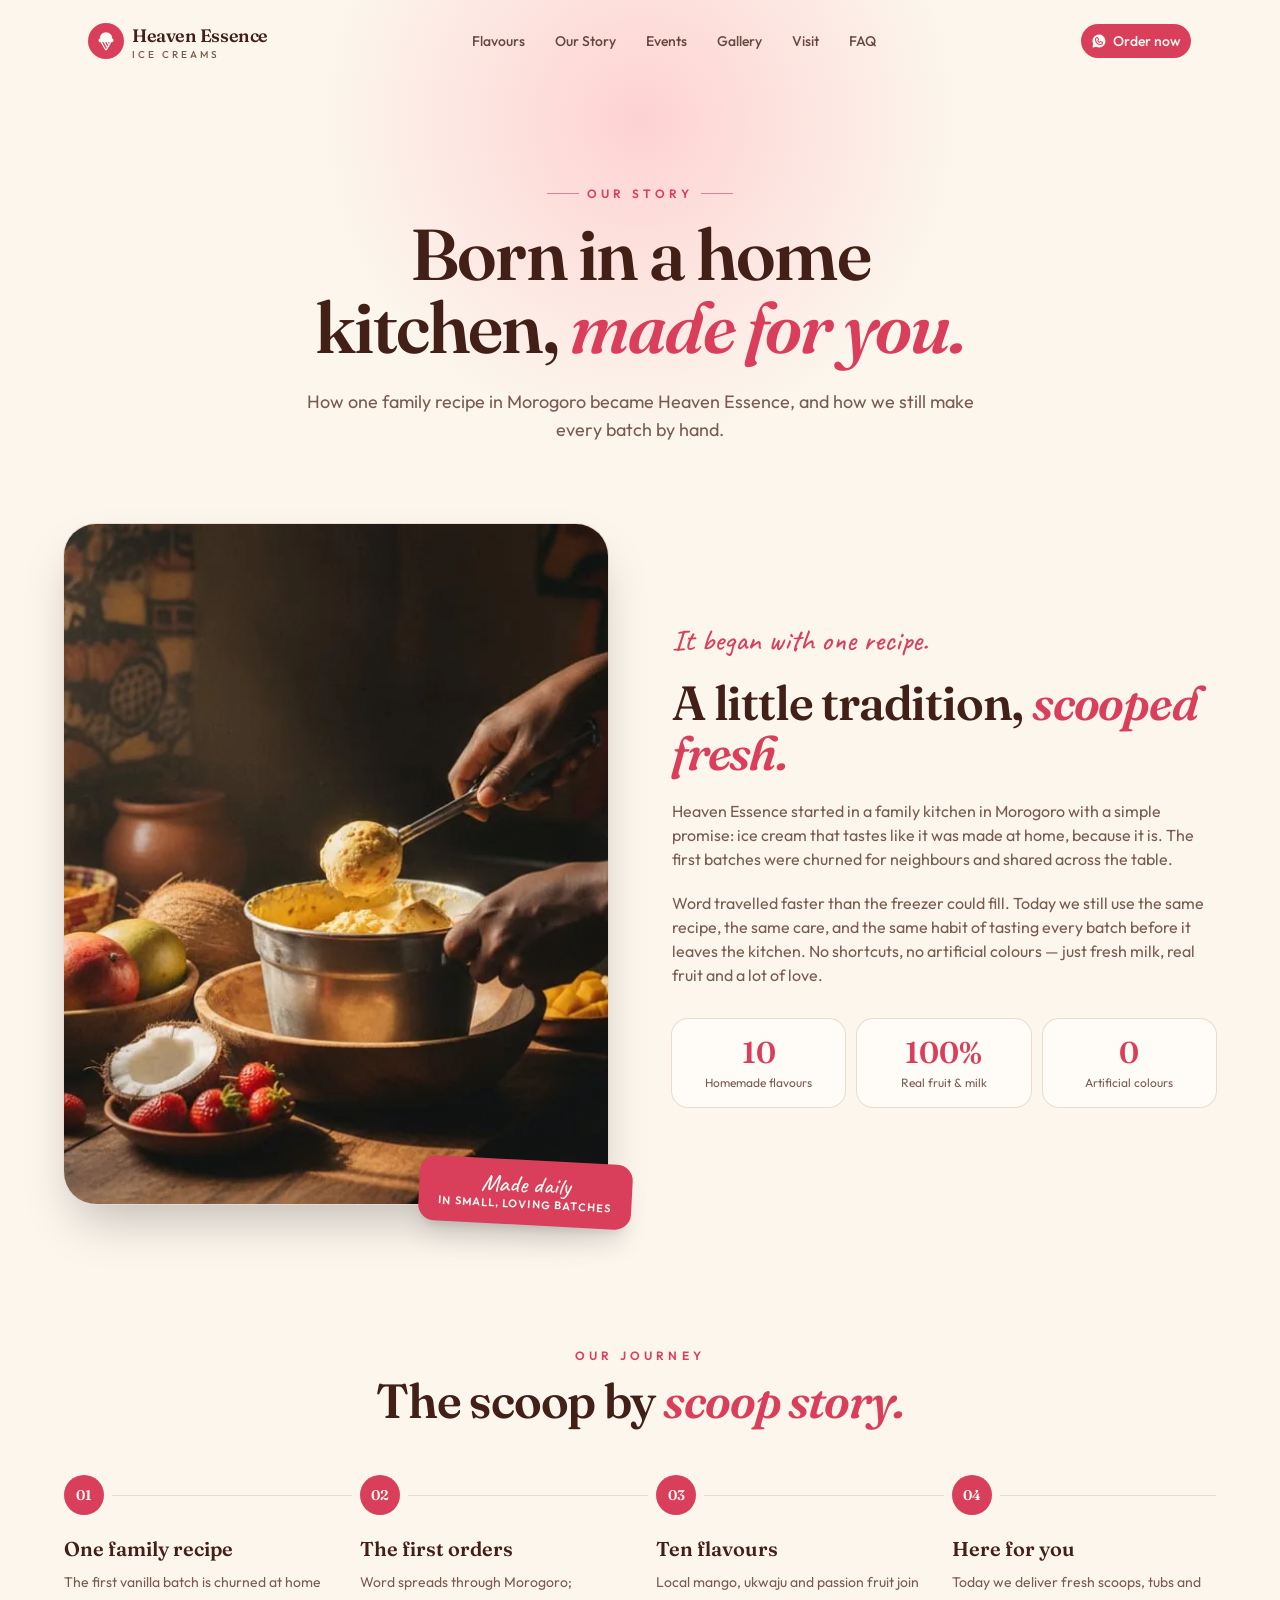
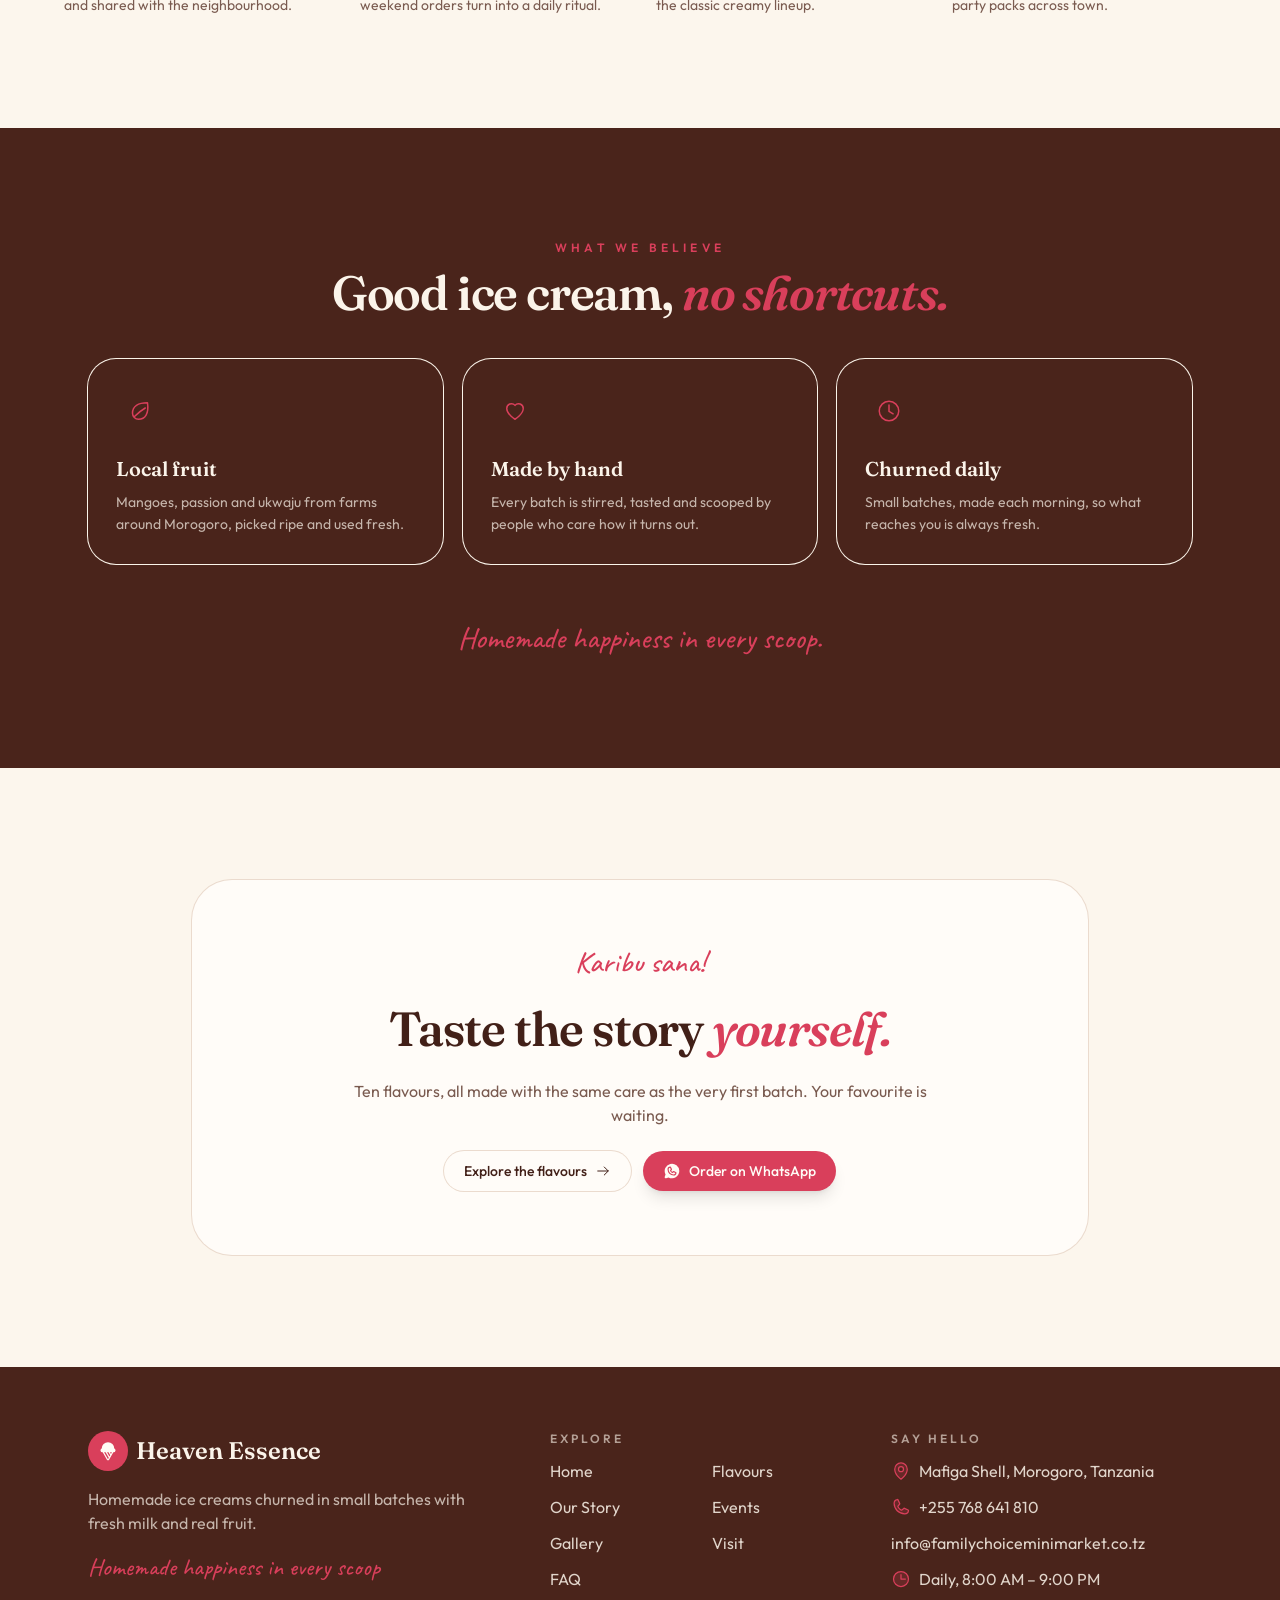
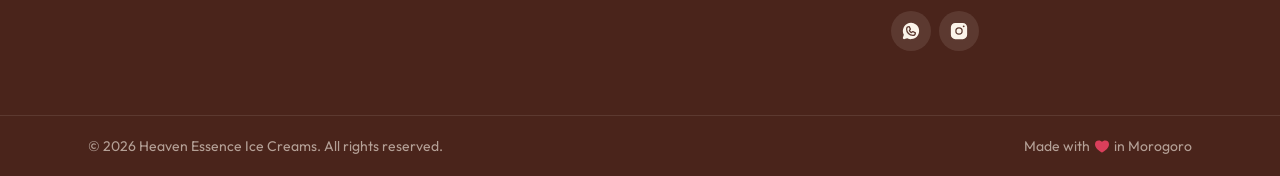
<file: our-story/index.html>
<!DOCTYPE html><html lang="en"><head><meta charSet="utf-8"/><meta name="viewport" content="width=device-width, initial-scale=1.0"/><meta name="heaven-api-base" content=""/><link rel="stylesheet" href="/assets/fonts.css" data-precedence="default"/><link rel="stylesheet" href="/assets/index-BwMxcPgd.css" data-precedence="default"/><link rel="stylesheet" href="/assets/custom.css"/><title>Our Story | Heaven Essence Ice Creams</title><link rel="canonical" href="https://heavenessence.co.tz/our-story/"/><meta property="og:url" content="https://heavenessence.co.tz/our-story/"/><meta name="theme-color" content="#f9f3ec"/><meta property="og:type" content="website"/><meta property="og:site_name" content="Heaven Essence Ice Creams"/><meta name="description" content="How one family recipe in Morogoro became Heaven Essence, and how we still make every batch by hand."/><meta property="og:title" content="Our Story | Heaven Essence Ice Creams"/><meta property="og:description" content="How one family recipe in Morogoro became Heaven Essence, and how we still make every batch by hand."/><link rel="modulepreload" href="/assets/index-DfVBqHhr.js" fetchPriority="low"/><link rel="modulepreload" href="/assets/site-BfMjf0Te.js" fetchPriority="low"/><link rel="modulepreload" href="/assets/_site-gdeizYmg.js" fetchPriority="low"/><link rel="modulepreload" href="/assets/whatsapp-button-Blbq6XgJ.js" fetchPriority="low"/><link rel="modulepreload" href="/assets/MapPin.es-DjvplUCG.js" fetchPriority="low"/><link rel="modulepreload" href="/assets/IceCream.es-DO8bWbjE.js" fetchPriority="low"/><link rel="modulepreload" href="/assets/our-story-ZhVXm2G_.js" fetchPriority="low"/><link rel="modulepreload" href="/assets/coming-soon-note-CjTJHC6O.js" fetchPriority="low"/><link rel="modulepreload" href="/assets/page-intro-CP0D2Z_T.js" fetchPriority="low"/><link rel="modulepreload" href="/assets/flavours-DYcjhhlN.js" fetchPriority="low"/><link rel="icon" href="/favicon.ico"/><!-- analytics removed --><script type="application/ld+json">{"@context":"https://schema.org","@type":"IceCreamShop","name":"Heaven Essence Ice Creams","description":"Homemade ice creams churned in small batches with fresh milk and real fruit in Morogoro, Tanzania.","url":"https://heavenessence.co.tz/","telephone":"+255768641810","email":"info@familychoiceminimarket.co.tz","address":{"@type":"PostalAddress","streetAddress":"Mafiga Shell","addressLocality":"Morogoro","addressCountry":"TZ"},"openingHoursSpecification":[{"@type":"OpeningHoursSpecification","dayOfWeek":["Monday","Tuesday","Wednesday","Thursday","Friday","Saturday","Sunday"],"opens":"08:00","closes":"21:00"}],"image":"https://heavenessence.co.tz/images/flavours/vanilla.webp","sameAs":["https://instagram.com"]}</script><meta name="google-site-verification" content="qdGnxQAs1rbW1FixEkEqcf2wV3SE4VLUd0ixh2j3pHA"/></head><body><script>(function(){try{var t=localStorage.getItem("theme");if(t!=='light'&&t!=='dark'&&t!=='system'){t="light"}var d=matchMedia('(prefers-color-scheme: dark)').matches;var r=t==='system'?(d?'dark':'light'):t;var e=document.documentElement;e.classList.add(r);e.style.colorScheme=r}catch(e){}})();;document.currentScript.remove()</script><section aria-label="Notifications alt+T" tabindex="-1" aria-live="polite" aria-relevant="additions text" aria-atomic="false" data-react-aria-top-layer="true"></section><!--$--><div class="relative overflow-x-clip"><div class="fixed inset-x-0 top-0 z-[60] h-1 origin-left bg-primary" style="transform:scaleX(0)"></div><header class="fixed inset-x-0 top-0 z-50 px-3 pt-3 md:px-6"><div class="mx-auto flex max-w-6xl items-center justify-between rounded-full px-4 py-2.5 transition-all duration-500 md:px-6 bg-transparent" style="transform:translateY(0)"><a class="group flex items-center gap-2 cursor-pointer" href="/"><span class="grid size-9 place-items-center rounded-full bg-primary text-primary-foreground"><svg xmlns="http://www.w3.org/2000/svg" width="1em" height="1em" fill="currentColor" viewBox="0 0 256 256" class="size-5"><path d="M208,97.37V96A80,80,0,0,0,48,96v1.37A24,24,0,0,0,56,144h3.29l54.82,95.94a16,16,0,0,0,27.78,0L196.71,144H200a24,24,0,0,0,8-46.63ZM146.89,198.94,115.5,144h19.29l21.75,38.06ZM77.71,144H97.07l40.61,71.06L128,232Zm88,21.94L153.21,144h25.08Z"></path></svg></span><span class="leading-none"><span class="block font-serif text-lg font-semibold tracking-tight">Heaven Essence</span><span class="block text-[10px] font-medium uppercase tracking-[0.3em] text-muted-foreground">Ice Creams</span></span></a><nav class="hidden items-center gap-0.5 lg:flex"><a class="relative rounded-full px-3.5 py-2 text-sm font-medium text-foreground/80 transition-colors hover:bg-accent hover:text-accent-foreground data-[status=active]:bg-accent data-[status=active]:text-accent-foreground cursor-pointer" href="/flavours">Flavours</a><a class="relative rounded-full px-3.5 py-2 text-sm font-medium text-foreground/80 transition-colors hover:bg-accent hover:text-accent-foreground data-[status=active]:bg-accent data-[status=active]:text-accent-foreground cursor-pointer active" href="/our-story">Our Story</a><a class="relative rounded-full px-3.5 py-2 text-sm font-medium text-foreground/80 transition-colors hover:bg-accent hover:text-accent-foreground data-[status=active]:bg-accent data-[status=active]:text-accent-foreground cursor-pointer" href="/events">Events</a><a class="relative rounded-full px-3.5 py-2 text-sm font-medium text-foreground/80 transition-colors hover:bg-accent hover:text-accent-foreground data-[status=active]:bg-accent data-[status=active]:text-accent-foreground cursor-pointer" href="/gallery">Gallery</a><a class="relative rounded-full px-3.5 py-2 text-sm font-medium text-foreground/80 transition-colors hover:bg-accent hover:text-accent-foreground data-[status=active]:bg-accent data-[status=active]:text-accent-foreground cursor-pointer" href="/visit">Visit</a><a class="relative rounded-full px-3.5 py-2 text-sm font-medium text-foreground/80 transition-colors hover:bg-accent hover:text-accent-foreground data-[status=active]:bg-accent data-[status=active]:text-accent-foreground cursor-pointer" href="/faq">FAQ</a></nav><div class="flex items-center gap-2"><a href="https://wa.me/255768641810?text=Hello%20Heaven%20Essence!%20I&#x27;d%20like%20to%20order%20ice%20cream." target="_blank" rel="noreferrer" role="button" tabindex="0" data-slot="button" class="group/button shrink-0 items-center justify-center border border-transparent bg-clip-padding text-sm font-medium whitespace-nowrap transition-all outline-none select-none focus-visible:border-ring focus-visible:ring-3 focus-visible:ring-ring/50 active:not-aria-[haspopup]:translate-y-px disabled:pointer-events-none disabled:opacity-50 aria-invalid:border-destructive aria-invalid:ring-3 aria-invalid:ring-destructive/20 dark:aria-invalid:border-destructive/50 dark:aria-invalid:ring-destructive/40 [&amp;_svg]:pointer-events-none [&amp;_svg]:shrink-0 [&amp;_svg:not([class*=&#x27;size-&#x27;])]:size-4 bg-primary text-primary-foreground hover:bg-primary/80 h-9 gap-1.5 px-2.5 in-data-[slot=button-group]:rounded-md has-data-[icon=inline-end]:pr-2 has-data-[icon=inline-start]:pl-2 rounded-full hidden sm:inline-flex"><svg xmlns="http://www.w3.org/2000/svg" width="1em" height="1em" fill="currentColor" viewBox="0 0 256 256"><path d="M152.58,145.23l23,11.48A24,24,0,0,1,152,176a72.08,72.08,0,0,1-72-72A24,24,0,0,1,99.29,80.46l11.48,23L101,118a8,8,0,0,0-.73,7.51,56.47,56.47,0,0,0,30.15,30.15A8,8,0,0,0,138,155ZM232,128A104,104,0,0,1,79.12,219.82L45.07,231.17a16,16,0,0,1-20.24-20.24l11.35-34.05A104,104,0,1,1,232,128Zm-40,24a8,8,0,0,0-4.42-7.16l-32-16a8,8,0,0,0-8,.5l-14.69,9.8a40.55,40.55,0,0,1-16-16l9.8-14.69a8,8,0,0,0,.5-8l-16-32A8,8,0,0,0,104,64a40,40,0,0,0-40,40,88.1,88.1,0,0,0,88,88A40,40,0,0,0,192,152Z"></path></svg>Order now</a><button type="button" aria-label="Open menu" aria-expanded="false" class="grid size-10 place-items-center rounded-full bg-card ring-1 ring-border lg:hidden cursor-pointer"><svg xmlns="http://www.w3.org/2000/svg" width="1em" height="1em" fill="currentColor" viewBox="0 0 256 256" class="size-5"><path d="M224,128a8,8,0,0,1-8,8H40a8,8,0,0,1,0-16H216A8,8,0,0,1,224,128ZM40,72H216a8,8,0,0,0,0-16H40a8,8,0,0,0,0,16ZM216,184H40a8,8,0,0,0,0,16H216a8,8,0,0,0,0-16Z"></path></svg></button></div></div></header><section class="relative overflow-hidden px-6 pb-14 pt-36 md:pb-20 md:pt-44">
<div class="pointer-events-none absolute left-1/2 top-0 size-[80vmin] -translate-x-1/2 -translate-y-1/3 rounded-full bg-[radial-gradient(circle,oklch(0.88_0.08_15/0.7),transparent_62%)] dark:bg-[radial-gradient(circle,oklch(0.42_0.12_12/0.5),transparent_62%)]"></div>
<div class="relative mx-auto max-w-4xl text-center">
<p class="inline-flex items-center gap-2 text-xs font-semibold uppercase tracking-[0.35em] text-primary"><span class="h-px w-8 bg-primary/60"></span>Our story<span class="h-px w-8 bg-primary/60"></span></p>
<h1 class="mt-4 font-serif text-5xl font-semibold leading-[1.02] tracking-tight text-balance md:text-7xl">Born in a home kitchen, <span class="italic text-primary">made for you.</span></h1>
<p class="mx-auto mt-6 max-w-2xl text-lg text-muted-foreground">How one family recipe in Morogoro became Heaven Essence, and how we still make every batch by hand.</p>
</div></section><section class="px-6 pb-8">
<div class="mx-auto grid max-w-6xl items-center gap-10 md:grid-cols-2 md:gap-16">
  <div class="reveal relative">
    <div class="overflow-hidden rounded-[2rem] shadow-2xl ring-1 ring-border"><img src="/images/story-kitchen.webp" alt="Scooping homemade ice cream in our kitchen" class="aspect-[4/5] w-full object-cover"></div>
    <div class="absolute -bottom-5 -right-2 rotate-3 rounded-2xl bg-primary px-5 py-3 text-center text-primary-foreground shadow-xl md:-right-6">
      <p class="font-script text-2xl leading-none">Made daily</p><p class="text-[11px] font-semibold uppercase tracking-widest">in small, loving batches</p>
    </div>
  </div>
  <div class="reveal space-y-5">
    <p class="font-script text-3xl text-primary">It began with one recipe.</p>
    <h2 class="font-serif text-3xl font-semibold tracking-tight md:text-5xl">A little tradition, <span class="italic text-primary">scooped fresh.</span></h2>
    <p class="text-muted-foreground">Heaven Essence started in a family kitchen in Morogoro with a simple promise: ice cream that tastes like it was made at home, because it is. The first batches were churned for neighbours and shared across the table.</p>
    <p class="text-muted-foreground">Word travelled faster than the freezer could fill. Today we still use the same recipe, the same care, and the same habit of tasting every batch before it leaves the kitchen. No shortcuts, no artificial colours — just fresh milk, real fruit and a lot of love.</p>
    <div class="grid grid-cols-3 gap-3 pt-3">
      <div class="rounded-2xl bg-card p-4 text-center ring-1 ring-border"><p class="font-serif text-3xl font-semibold text-primary">10</p><p class="mt-1 text-xs text-muted-foreground">Homemade flavours</p></div>
      <div class="rounded-2xl bg-card p-4 text-center ring-1 ring-border"><p class="font-serif text-3xl font-semibold text-primary">100%</p><p class="mt-1 text-xs text-muted-foreground">Real fruit & milk</p></div>
      <div class="rounded-2xl bg-card p-4 text-center ring-1 ring-border"><p class="font-serif text-3xl font-semibold text-primary">0</p><p class="mt-1 text-xs text-muted-foreground">Artificial colours</p></div>
    </div>
  </div>
</div></section><section class="px-6 py-20 md:py-28">
<div class="mx-auto max-w-6xl">
  <div class="mx-auto mb-10 max-w-2xl text-center">
<p class="text-xs font-semibold uppercase tracking-[0.35em] text-primary">Our journey</p>
<h2 class="mt-3 font-serif text-3xl font-semibold tracking-tight md:text-5xl">The scoop by <span class="italic text-primary">scoop story.</span></h2>
</div>
  <div class="relative mt-12 grid gap-8 md:grid-cols-4">
    <div class="absolute left-0 right-0 top-5 hidden h-px bg-border md:block"></div>
    <div class="reveal relative">
      <div class="relative z-10 grid size-10 place-items-center rounded-full bg-primary font-serif text-sm font-semibold text-primary-foreground ring-8 ring-background">01</div>
      <h3 class="mt-5 font-serif text-xl font-semibold">One family recipe</h3>
      <p class="mt-2 text-sm leading-relaxed text-muted-foreground">The first vanilla batch is churned at home and shared with the neighbourhood.</p>
    </div><div class="reveal relative">
      <div class="relative z-10 grid size-10 place-items-center rounded-full bg-primary font-serif text-sm font-semibold text-primary-foreground ring-8 ring-background">02</div>
      <h3 class="mt-5 font-serif text-xl font-semibold">The first orders</h3>
      <p class="mt-2 text-sm leading-relaxed text-muted-foreground">Word spreads through Morogoro; weekend orders turn into a daily ritual.</p>
    </div><div class="reveal relative">
      <div class="relative z-10 grid size-10 place-items-center rounded-full bg-primary font-serif text-sm font-semibold text-primary-foreground ring-8 ring-background">03</div>
      <h3 class="mt-5 font-serif text-xl font-semibold">Ten flavours</h3>
      <p class="mt-2 text-sm leading-relaxed text-muted-foreground">Local mango, ukwaju and passion fruit join the classic creamy lineup.</p>
    </div><div class="reveal relative">
      <div class="relative z-10 grid size-10 place-items-center rounded-full bg-primary font-serif text-sm font-semibold text-primary-foreground ring-8 ring-background">04</div>
      <h3 class="mt-5 font-serif text-xl font-semibold">Here for you</h3>
      <p class="mt-2 text-sm leading-relaxed text-muted-foreground">Today we deliver fresh scoops, tubs and party packs across town.</p>
    </div>
  </div>
</div></section><section class="bg-secondary py-20 text-secondary-foreground md:py-28">
<div class="mx-auto max-w-6xl px-6">
  <div class="mx-auto mb-10 max-w-2xl text-center">
<p class="text-xs font-semibold uppercase tracking-[0.35em] text-primary">What we believe</p>
<h2 class="mt-3 font-serif text-3xl font-semibold tracking-tight md:text-5xl">Good ice cream, <span class="italic text-primary">no shortcuts.</span></h2>
</div>
  <div class="grid gap-5 md:grid-cols-3">
    <div class="reveal rounded-[1.75rem] bg-secondary-foreground/5 p-7 ring-1 ring-secondary-foreground/10">
      <span class="grid size-12 place-items-center rounded-full bg-primary/20 text-primary"><svg xmlns="http://www.w3.org/2000/svg" viewBox="0 0 256 256" style="width:24px;height:24px" class="" fill="none" stroke="currentColor" stroke-width="16" stroke-linecap="round" stroke-linejoin="round"><path d="M208 40C108 40 48 80 48 152a64 64 0 0 0 64 64c72 0 112-60 96-176Z M72 184c40-40 72-64 112-88"/></svg></span>
      <h3 class="mt-5 font-serif text-xl font-semibold">Local fruit</h3>
      <p class="mt-2 text-sm leading-relaxed text-secondary-foreground/70">Mangoes, passion and ukwaju from farms around Morogoro, picked ripe and used fresh.</p>
    </div><div class="reveal rounded-[1.75rem] bg-secondary-foreground/5 p-7 ring-1 ring-secondary-foreground/10">
      <span class="grid size-12 place-items-center rounded-full bg-primary/20 text-primary"><svg xmlns="http://www.w3.org/2000/svg" viewBox="0 0 256 256" style="width:24px;height:24px" class="" fill="none" stroke="currentColor" stroke-width="16" stroke-linecap="round" stroke-linejoin="round"><path d="M128 216s-88-54-88-116a50 50 0 0 1 88-32 50 50 0 0 1 88 32c0 62-88 116-88 116Z"/></svg></span>
      <h3 class="mt-5 font-serif text-xl font-semibold">Made by hand</h3>
      <p class="mt-2 text-sm leading-relaxed text-secondary-foreground/70">Every batch is stirred, tasted and scooped by people who care how it turns out.</p>
    </div><div class="reveal rounded-[1.75rem] bg-secondary-foreground/5 p-7 ring-1 ring-secondary-foreground/10">
      <span class="grid size-12 place-items-center rounded-full bg-primary/20 text-primary"><svg xmlns="http://www.w3.org/2000/svg" viewBox="0 0 256 256" style="width:24px;height:24px" class="" fill="none" stroke="currentColor" stroke-width="16" stroke-linecap="round" stroke-linejoin="round"><path d="M128 24a104 104 0 1 0 0 208 104 104 0 0 0 0-208Z M128 64v68l44 26"/></svg></span>
      <h3 class="mt-5 font-serif text-xl font-semibold">Churned daily</h3>
      <p class="mt-2 text-sm leading-relaxed text-secondary-foreground/70">Small batches, made each morning, so what reaches you is always fresh.</p>
    </div>
  </div>
  <p class="mt-14 text-center font-script text-3xl text-primary">Homemade happiness in every scoop.</p>
</div></section><section class="px-6 py-20 md:py-28">
<div class="mx-auto flex max-w-4xl flex-col items-center gap-6 rounded-[2.5rem] bg-card p-10 text-center ring-1 ring-border md:p-16">
  <p class="font-script text-3xl text-primary">Karibu sana!</p>
  <h2 class="font-serif text-3xl font-semibold tracking-tight md:text-5xl">Taste the story <span class="italic text-primary">yourself.</span></h2>
  <p class="max-w-xl text-muted-foreground">Ten flavours, all made with the same care as the very first batch. Your favourite is waiting.</p>
  <div class="flex flex-wrap justify-center gap-3"><a href="/flavours" class="inline-flex items-center gap-2 rounded-full bg-card px-5 py-2.5 text-sm font-medium text-foreground ring-1 ring-border transition hover:-translate-y-0.5 hover:bg-accent hover:text-accent-foreground">Explore the flavours<svg xmlns="http://www.w3.org/2000/svg" viewBox="0 0 256 256" style="width:16px;height:16px" class="" fill="none" stroke="currentColor" stroke-width="16" stroke-linecap="round" stroke-linejoin="round"><path d="M44 128h168m-64-64 64 64-64 64"/></svg></a><a href="https://wa.me/255768641810?text=Hello%20Heaven%20Essence!%20I&#x27;d%20like%20to%20order%20ice%20cream." target="_blank" rel="noreferrer" class="inline-flex items-center gap-2 rounded-full bg-primary px-5 py-2.5 text-sm font-medium text-primary-foreground shadow-lg shadow-primary/20 transition hover:-translate-y-0.5 hover:bg-primary/85"><svg xmlns="http://www.w3.org/2000/svg" viewBox="0 0 256 256" style="width:18px;height:18px" class="" fill="currentColor"><path d="M152.58,145.23l23,11.48A24,24,0,0,1,152,176a72.08,72.08,0,0,1-72-72A24,24,0,0,1,99.29,80.46l11.48,23L101,118a8,8,0,0,0-.73,7.51,56.47,56.47,0,0,0,30.15,30.15A8,8,0,0,0,138,155ZM232,128A104,104,0,0,1,79.12,219.82L45.07,231.17a16,16,0,0,1-20.24-20.24l11.35-34.05A104,104,0,1,1,232,128Zm-40,24a8,8,0,0,0-4.42-7.16l-32-16a8,8,0,0,0-8,.5l-14.69,9.8a40.55,40.55,0,0,1-16-16l9.8-14.69a8,8,0,0,0,.5-8l-16-32A8,8,0,0,0,104,64a40,40,0,0,0-40,40,88.1,88.1,0,0,0,88,88A40,40,0,0,0,192,152Z"/></svg>Order on WhatsApp</a></div>
</div></section><footer class="relative overflow-hidden bg-secondary text-secondary-foreground"><div class="mx-auto grid max-w-6xl gap-10 px-6 py-16 md:grid-cols-[1.4fr_1fr_1fr]"><div class="space-y-4"><div class="flex items-center gap-2"><span class="grid size-10 place-items-center rounded-full bg-primary text-primary-foreground"><svg xmlns="http://www.w3.org/2000/svg" width="1em" height="1em" fill="currentColor" viewBox="0 0 256 256" class="size-5"><path d="M208,97.37V96A80,80,0,0,0,48,96v1.37A24,24,0,0,0,56,144h3.29l54.82,95.94a16,16,0,0,0,27.78,0L196.71,144H200a24,24,0,0,0,8-46.63ZM146.89,198.94,115.5,144h19.29l21.75,38.06ZM77.71,144H97.07l40.61,71.06L128,232Zm88,21.94L153.21,144h25.08Z"></path></svg></span><span class="font-serif text-2xl font-semibold">Heaven Essence</span></div><p class="max-w-sm text-secondary-foreground/70">Homemade ice creams churned in small batches with fresh milk and real fruit.</p><p class="font-script text-2xl text-primary">Homemade happiness in every scoop</p></div><div class="space-y-3"><h3 class="text-xs font-semibold uppercase tracking-[0.25em] text-secondary-foreground/60">Explore</h3><div class="grid grid-cols-2 gap-x-6 gap-y-3"><a class="block w-fit text-secondary-foreground/85 transition-colors hover:text-primary cursor-pointer" href="/">Home</a><a class="block w-fit text-secondary-foreground/85 transition-colors hover:text-primary cursor-pointer" href="/flavours">Flavours</a><a class="block w-fit text-secondary-foreground/85 transition-colors hover:text-primary cursor-pointer active" href="/our-story">Our Story</a><a class="block w-fit text-secondary-foreground/85 transition-colors hover:text-primary cursor-pointer" href="/events">Events</a><a class="block w-fit text-secondary-foreground/85 transition-colors hover:text-primary cursor-pointer" href="/gallery">Gallery</a><a class="block w-fit text-secondary-foreground/85 transition-colors hover:text-primary cursor-pointer" href="/visit">Visit</a><a class="block w-fit text-secondary-foreground/85 transition-colors hover:text-primary cursor-pointer" href="/faq">FAQ</a></div></div><div class="space-y-3"><h3 class="text-xs font-semibold uppercase tracking-[0.25em] text-secondary-foreground/60">Say hello</h3><p class="flex items-center gap-2 text-secondary-foreground/85"><svg xmlns="http://www.w3.org/2000/svg" width="1em" height="1em" fill="currentColor" viewBox="0 0 256 256" class="size-5 text-primary"><path d="M128,24a80,80,0,0,0-80,80c0,72,80,128,80,128s80-56,80-128A80,80,0,0,0,128,24Zm0,112a32,32,0,1,1,32-32A32,32,0,0,1,128,136Z" opacity="0.2"></path><path d="M128,64a40,40,0,1,0,40,40A40,40,0,0,0,128,64Zm0,64a24,24,0,1,1,24-24A24,24,0,0,1,128,128Zm0-112a88.1,88.1,0,0,0-88,88c0,31.4,14.51,64.68,42,96.25a254.19,254.19,0,0,0,41.45,38.3,8,8,0,0,0,9.18,0A254.19,254.19,0,0,0,174,200.25c27.45-31.57,42-64.85,42-96.25A88.1,88.1,0,0,0,128,16Zm0,206c-16.53-13-72-60.75-72-118a72,72,0,0,1,144,0C200,161.23,144.53,209,128,222Z"></path></svg>Mafiga Shell, Morogoro, Tanzania</p><p class="flex items-center gap-2 text-secondary-foreground/85"><svg xmlns="http://www.w3.org/2000/svg" width="1em" height="1em" fill="currentColor" viewBox="0 0 256 256" class="size-5 text-primary"><path d="M223.94,174.08A48.33,48.33,0,0,1,176,216,136,136,0,0,1,40,80,48.33,48.33,0,0,1,81.92,32.06a8,8,0,0,1,8.3,4.8l21.13,47.2a8,8,0,0,1-.66,7.53L89.32,117a7.93,7.93,0,0,0-.54,7.81c8.27,16.93,25.77,34.22,42.75,42.41a7.92,7.92,0,0,0,7.83-.59l25-21.3a8,8,0,0,1,7.59-.69l47.16,21.13A8,8,0,0,1,223.94,174.08Z" opacity="0.2"></path><path d="M222.37,158.46l-47.11-21.11-.13-.06a16,16,0,0,0-15.17,1.4,8.12,8.12,0,0,0-.75.56L134.87,160c-15.42-7.49-31.34-23.29-38.83-38.51l20.78-24.71c.2-.25.39-.5.57-.77a16,16,0,0,0,1.32-15.06l0-.12L97.54,33.64a16,16,0,0,0-16.62-9.52A56.26,56.26,0,0,0,32,80c0,79.4,64.6,144,144,144a56.26,56.26,0,0,0,55.88-48.92A16,16,0,0,0,222.37,158.46ZM176,208A128.14,128.14,0,0,1,48,80,40.2,40.2,0,0,1,82.87,40a.61.61,0,0,0,0,.12l21,47L83.2,111.86a6.13,6.13,0,0,0-.57.77,16,16,0,0,0-1,15.7c9.06,18.53,27.73,37.06,46.46,46.11a16,16,0,0,0,15.75-1.14,8.44,8.44,0,0,0,.74-.56L168.89,152l47,21.05h0s.08,0,.11,0A40.21,40.21,0,0,1,176,208Z"></path></svg>+255 768 641 810</p><p class="flex items-center gap-2 text-secondary-foreground/85"><a href="mailto:info@familychoiceminimarket.co.tz" class="hover:text-primary">info@familychoiceminimarket.co.tz</a></p><p class="flex items-center gap-2 text-secondary-foreground/85"><svg xmlns="http://www.w3.org/2000/svg" width="1em" height="1em" fill="currentColor" viewBox="0 0 256 256" class="size-5 text-primary"><path d="M224,128a96,96,0,1,1-96-96A96,96,0,0,1,224,128Z" opacity="0.2"></path><path d="M128,24A104,104,0,1,0,232,128,104.11,104.11,0,0,0,128,24Zm0,192a88,88,0,1,1,88-88A88.1,88.1,0,0,1,128,216Zm64-88a8,8,0,0,1-8,8H128a8,8,0,0,1-8-8V72a8,8,0,0,1,16,0v48h48A8,8,0,0,1,192,128Z"></path></svg>Daily, 8:00 AM – 9:00 PM</p><div class="flex gap-2 pt-2"><a href="https://wa.me/255768641810?text=Hello%20Heaven%20Essence!" target="_blank" rel="noreferrer" aria-label="WhatsApp" class="grid size-10 place-items-center rounded-full bg-secondary-foreground/10 transition-colors hover:bg-primary hover:text-primary-foreground cursor-pointer"><svg xmlns="http://www.w3.org/2000/svg" width="1em" height="1em" fill="currentColor" viewBox="0 0 256 256" class="size-5"><path d="M152.58,145.23l23,11.48A24,24,0,0,1,152,176a72.08,72.08,0,0,1-72-72A24,24,0,0,1,99.29,80.46l11.48,23L101,118a8,8,0,0,0-.73,7.51,56.47,56.47,0,0,0,30.15,30.15A8,8,0,0,0,138,155ZM232,128A104,104,0,0,1,79.12,219.82L45.07,231.17a16,16,0,0,1-20.24-20.24l11.35-34.05A104,104,0,1,1,232,128Zm-40,24a8,8,0,0,0-4.42-7.16l-32-16a8,8,0,0,0-8,.5l-14.69,9.8a40.55,40.55,0,0,1-16-16l9.8-14.69a8,8,0,0,0,.5-8l-16-32A8,8,0,0,0,104,64a40,40,0,0,0-40,40,88.1,88.1,0,0,0,88,88A40,40,0,0,0,192,152Z"></path></svg></a><a href="https://instagram.com" target="_blank" rel="noreferrer" aria-label="Instagram" class="grid size-10 place-items-center rounded-full bg-secondary-foreground/10 transition-colors hover:bg-primary hover:text-primary-foreground cursor-pointer"><svg xmlns="http://www.w3.org/2000/svg" width="1em" height="1em" fill="currentColor" viewBox="0 0 256 256" class="size-5"><path d="M176,24H80A56.06,56.06,0,0,0,24,80v96a56.06,56.06,0,0,0,56,56h96a56.06,56.06,0,0,0,56-56V80A56.06,56.06,0,0,0,176,24ZM128,176a48,48,0,1,1,48-48A48.05,48.05,0,0,1,128,176Zm60-96a12,12,0,1,1,12-12A12,12,0,0,1,188,80Zm-28,48a32,32,0,1,1-32-32A32,32,0,0,1,160,128Z"></path></svg></a></div></div></div><div class="border-t border-secondary-foreground/10"><div class="mx-auto flex max-w-6xl flex-col items-center justify-between gap-2 px-6 py-5 text-sm text-secondary-foreground/60 sm:flex-row"><p>© <!-- -->2026<!-- --> Heaven Essence Ice Creams. All rights reserved.</p><p class="flex items-center gap-1">Made with <svg xmlns="http://www.w3.org/2000/svg" width="1em" height="1em" fill="currentColor" viewBox="0 0 256 256" class="size-4 text-primary"><path d="M240,102c0,70-103.79,126.66-108.21,129a8,8,0,0,1-7.58,0C119.79,228.66,16,172,16,102A62.07,62.07,0,0,1,78,40c20.65,0,38.73,8.88,50,23.89C139.27,48.88,157.35,40,178,40A62.07,62.07,0,0,1,240,102Z"></path></svg> <!-- -->in Morogoro</p></div></div></footer>
<script>
(function(){
  // Header: show it (SSR initial state is hidden) and add a scroll progress bar
  var inner=document.querySelector('header > div');
  if(inner) inner.style.transform='translateY(0)';
  var bar=document.querySelector('.h-1.origin-left');
  function onScroll(){
    var h=document.documentElement.scrollHeight-window.innerHeight;
    if(bar) bar.style.transform='scaleX('+(h>0?window.scrollY/h:0)+')';
    if(inner) inner.classList.toggle('bg-card/85',window.scrollY>24);
    if(inner) inner.classList.toggle('backdrop-blur-xl',window.scrollY>24);
    if(inner) inner.classList.toggle('shadow-lg',window.scrollY>24);
  }
  window.addEventListener('scroll',onScroll,{passive:true}); onScroll();

  // Mark the active nav item for the current page
  var path=location.pathname.replace(/\/$/,'')||'/';
  document.querySelectorAll('header nav a').forEach(function(a){
    if(a.getAttribute('href')===path){a.setAttribute('data-status','active');a.setAttribute('aria-current','page');}
  });

  // Mobile menu
  var btn=document.querySelector('button[aria-label="Open menu"]');
  if(btn){
    var menu=document.createElement('div');
    menu.className='hidden fixed inset-x-3 top-[76px] z-50 rounded-[1.5rem] bg-card p-4 shadow-2xl ring-1 ring-border lg:hidden';
    menu.innerHTML='<nav class="flex flex-col gap-1">'+[...document.querySelectorAll('header nav a')].map(function(a){return '<a href="'+a.getAttribute('href')+'" class="rounded-xl px-4 py-3 text-sm font-medium text-foreground hover:bg-accent hover:text-accent-foreground">'+a.textContent+'</a>';}).join('')+'<a href="https://wa.me/255768641810?text=Hello%20Heaven%20Essence!%20I&#x27;d%20like%20to%20order%20ice%20cream." target="_blank" rel="noreferrer" class="mt-2 rounded-xl bg-primary px-4 py-3 text-center text-sm font-medium text-primary-foreground">Order on WhatsApp</a></nav>';
    document.body.appendChild(menu);
    btn.addEventListener('click',function(){
      var open=menu.classList.toggle('hidden')===false;
      btn.setAttribute('aria-label',open?'Close menu':'Open menu');
      btn.setAttribute('aria-expanded',String(open));
    });
    menu.addEventListener('click',function(e){if(e.target.closest('a')){menu.classList.add('hidden');btn.setAttribute('aria-label','Open menu');btn.setAttribute('aria-expanded','false');}});
  }

  // Gentle reveal on scroll
  if(!matchMedia('(prefers-reduced-motion: reduce)').matches && 'IntersectionObserver' in window){
    var items=document.querySelectorAll('.reveal');
    items.forEach(function(el){el.style.opacity='0';el.style.transform='translateY(24px)';el.style.transition='opacity .7s ease, transform .7s cubic-bezier(.22,1,.36,1)';});
    var io=new IntersectionObserver(function(entries){entries.forEach(function(en){if(en.isIntersecting){en.target.style.opacity='1';en.target.style.transform='none';io.unobserve(en.target);}});},{threshold:.08,rootMargin:'0px 0px -40px 0px'});
    items.forEach(function(el){io.observe(el);});
  }

  // FAQ accordion
  document.querySelectorAll('.faq-q').forEach(function(q){
    q.addEventListener('click',function(){
      var item=q.closest('.faq-item'); var open=item.classList.contains('open');
      document.querySelectorAll('.faq-item').forEach(function(i){i.classList.remove('open');i.querySelector('.faq-a').style.maxHeight=null;i.querySelector('.faq-icon').style.transform='rotate(0deg)';});
      if(!open){item.classList.add('open');item.querySelector('.faq-a').style.maxHeight=item.querySelector('.faq-a').scrollHeight+'px';item.querySelector('.faq-icon').style.transform='rotate(45deg)';}
    });
  });

  // Gallery filters + lightbox
  document.querySelectorAll('.gallery-filter').forEach(function(btn){
    btn.addEventListener('click',function(){
      document.querySelectorAll('.gallery-filter').forEach(function(b){b.classList.remove('bg-primary','text-primary-foreground');});
      btn.classList.add('bg-primary','text-primary-foreground');
      var f=btn.dataset.filter;
      document.querySelectorAll('.gallery-item').forEach(function(it){it.style.display=(f==='all'||it.dataset.cat===f)?'':'none';});
    });
  });
  var lb=document.getElementById('lightbox');
  if(lb){
    document.querySelectorAll('.gallery-item button').forEach(function(b){b.addEventListener('click',function(){lb.querySelector('img').src=b.querySelector('img').src;lb.classList.remove('hidden');});});
    lb.addEventListener('click',function(e){if(e.target===lb||e.target.closest('[data-close]'))lb.classList.add('hidden');});
    document.addEventListener('keydown',function(e){if(e.key==='Escape')lb.classList.add('hidden');});
  }
})();
</script><script src="/assets/native-nav.js"></script></body></html>
</file>
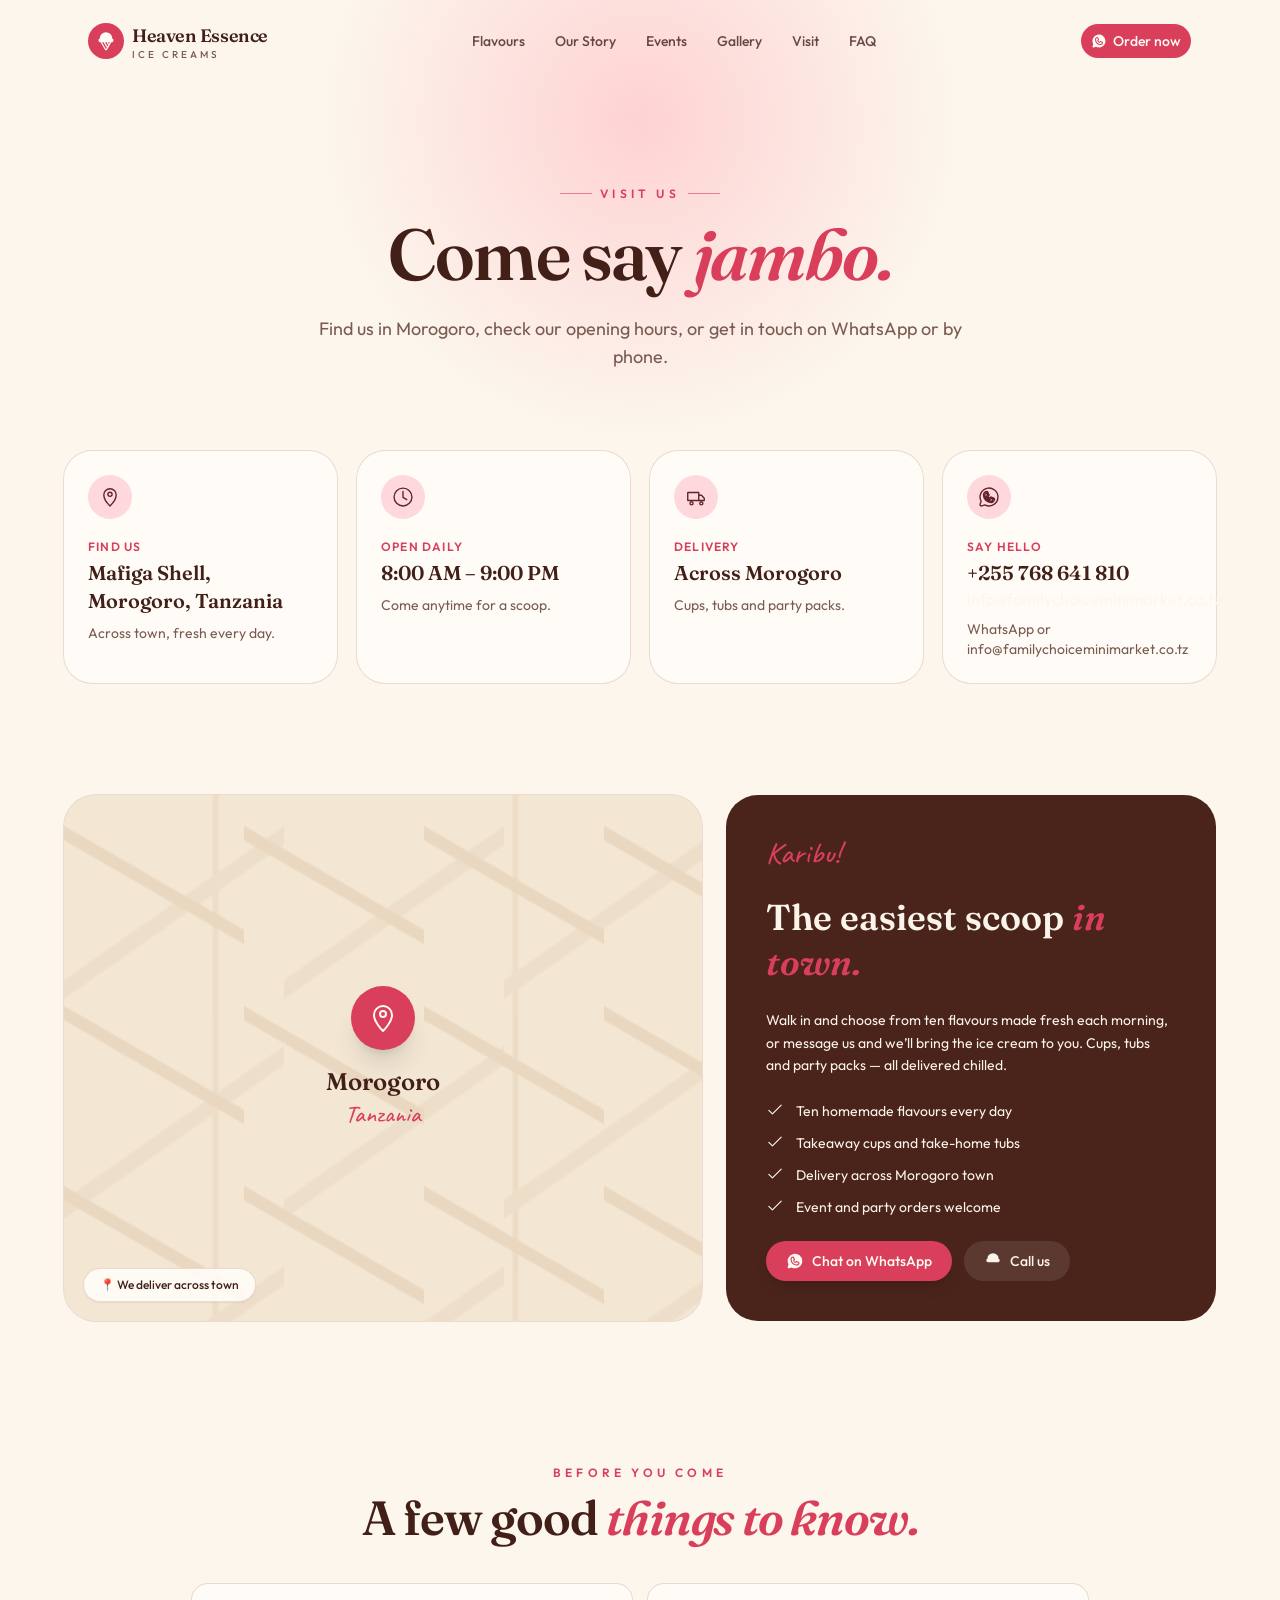
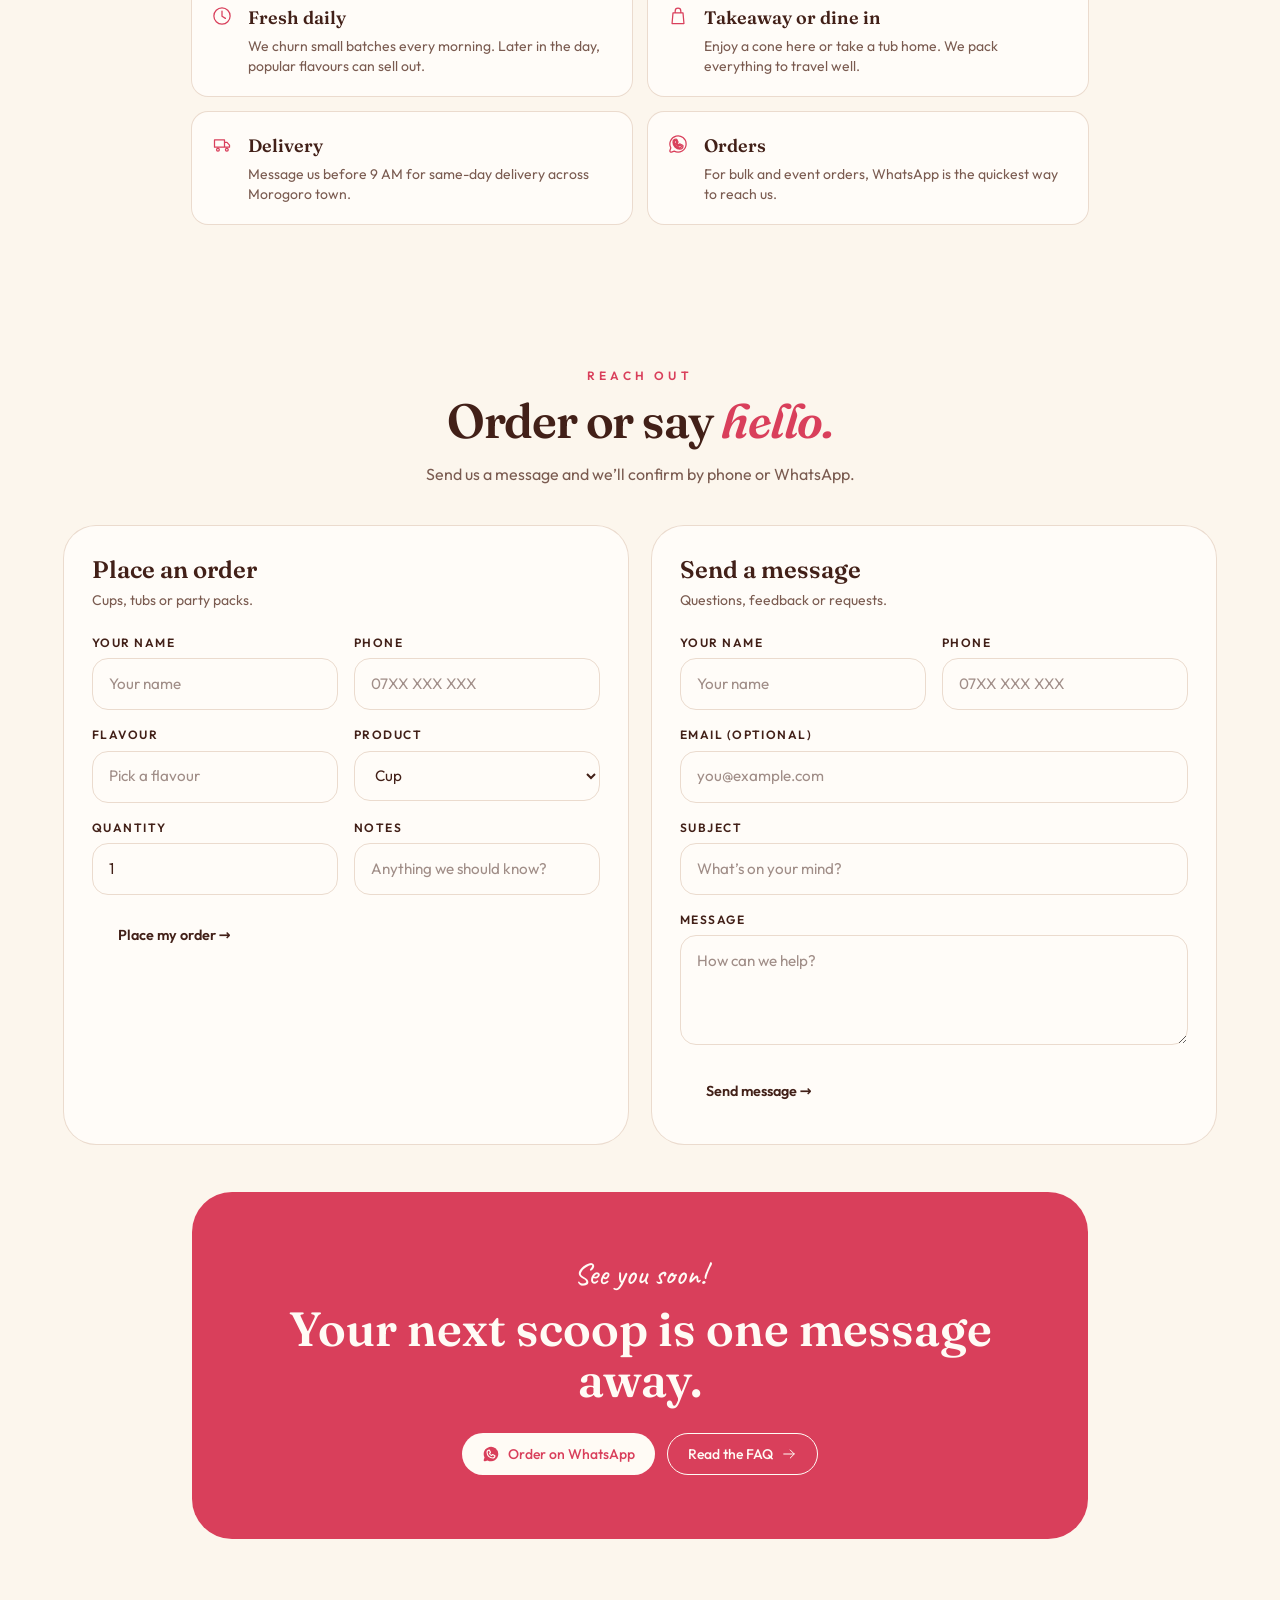
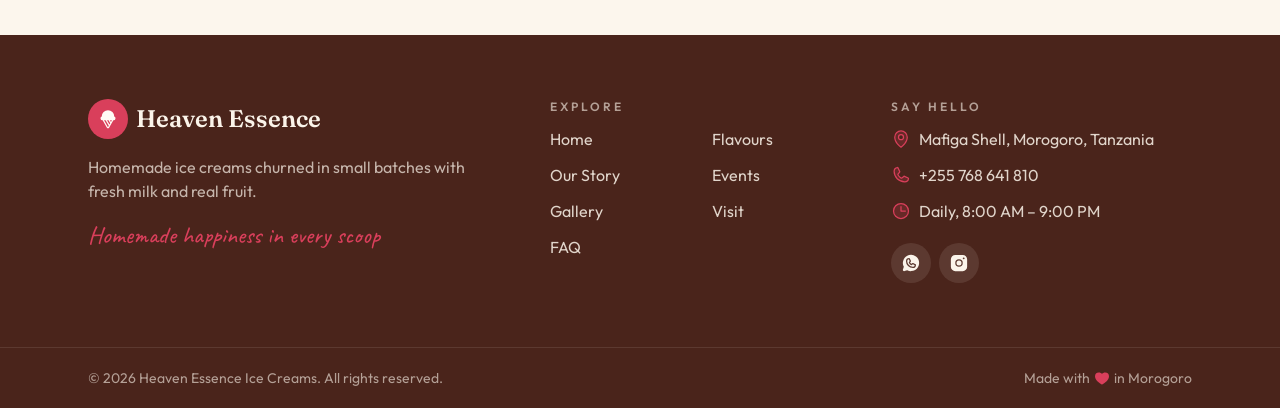
<file: visit/index.html>
<!DOCTYPE html><html lang="en"><head><meta charSet="utf-8"/><meta name="viewport" content="width=device-width, initial-scale=1.0"/><meta name="heaven-api-base" content=""/><link rel="stylesheet" href="/assets/fonts.css" data-precedence="default"/><link rel="stylesheet" href="/assets/index-BwMxcPgd.css" data-precedence="default"/><link rel="stylesheet" href="/assets/custom.css"/><title>Visit & Contact | Heaven Essence Ice Creams</title><link rel="canonical" href="https://heavenessence.co.tz/visit/"/><meta property="og:url" content="https://heavenessence.co.tz/visit/"/><meta name="theme-color" content="#f9f3ec"/><meta property="og:type" content="website"/><meta property="og:site_name" content="Heaven Essence Ice Creams"/><meta name="description" content="Find Heaven Essence Ice Creams at Mafiga Shell, Morogoro. Open daily 8:00 AM to 9:00 PM. Call +255 768 641 810 or order on WhatsApp."/><meta property="og:title" content="Visit & Contact | Heaven Essence Ice Creams"/><meta property="og:description" content="Find Heaven Essence Ice Creams at Mafiga Shell, Morogoro. Open daily 8:00 AM to 9:00 PM. Call +255 768 641 810 or order on WhatsApp."/><link rel="modulepreload" href="/assets/index-DfVBqHhr.js" fetchPriority="low"/><link rel="modulepreload" href="/assets/site-BfMjf0Te.js" fetchPriority="low"/><link rel="modulepreload" href="/assets/_site-gdeizYmg.js" fetchPriority="low"/><link rel="modulepreload" href="/assets/whatsapp-button-Blbq6XgJ.js" fetchPriority="low"/><link rel="modulepreload" href="/assets/MapPin.es-DjvplUCG.js" fetchPriority="low"/><link rel="modulepreload" href="/assets/IceCream.es-DO8bWbjE.js" fetchPriority="low"/><link rel="modulepreload" href="/assets/our-story-ZhVXm2G_.js" fetchPriority="low"/><link rel="modulepreload" href="/assets/coming-soon-note-CjTJHC6O.js" fetchPriority="low"/><link rel="modulepreload" href="/assets/page-intro-CP0D2Z_T.js" fetchPriority="low"/><link rel="modulepreload" href="/assets/flavours-DYcjhhlN.js" fetchPriority="low"/><link rel="icon" href="/favicon.ico"/><!-- analytics removed --><script type="application/ld+json">{"@context":"https://schema.org","@type":"IceCreamShop","name":"Heaven Essence Ice Creams","description":"Homemade ice creams churned in small batches with fresh milk and real fruit in Morogoro, Tanzania.","url":"https://heavenessence.co.tz/","telephone":"+255768641810","email":"info@familychoiceminimarket.co.tz","address":{"@type":"PostalAddress","streetAddress":"Mafiga Shell","addressLocality":"Morogoro","addressCountry":"TZ"},"openingHoursSpecification":[{"@type":"OpeningHoursSpecification","dayOfWeek":["Monday","Tuesday","Wednesday","Thursday","Friday","Saturday","Sunday"],"opens":"08:00","closes":"21:00"}],"image":"https://heavenessence.co.tz/images/flavours/vanilla.webp","sameAs":["https://instagram.com"]}</script><meta name="google-site-verification" content="qdGnxQAs1rbW1FixEkEqcf2wV3SE4VLUd0ixh2j3pHA"/></head><body><script>(function(){try{var t=localStorage.getItem("theme");if(t!=='light'&&t!=='dark'&&t!=='system'){t="light"}var d=matchMedia('(prefers-color-scheme: dark)').matches;var r=t==='system'?(d?'dark':'light'):t;var e=document.documentElement;e.classList.add(r);e.style.colorScheme=r}catch(e){}})();;document.currentScript.remove()</script><section aria-label="Notifications alt+T" tabindex="-1" aria-live="polite" aria-relevant="additions text" aria-atomic="false" data-react-aria-top-layer="true"></section><!--$--><div class="relative overflow-x-clip"><div class="fixed inset-x-0 top-0 z-[60] h-1 origin-left bg-primary" style="transform:scaleX(0)"></div><header class="fixed inset-x-0 top-0 z-50 px-3 pt-3 md:px-6"><div class="mx-auto flex max-w-6xl items-center justify-between rounded-full px-4 py-2.5 transition-all duration-500 md:px-6 bg-transparent" style="transform:translateY(0)"><a class="group flex items-center gap-2 cursor-pointer" href="/"><span class="grid size-9 place-items-center rounded-full bg-primary text-primary-foreground"><svg xmlns="http://www.w3.org/2000/svg" width="1em" height="1em" fill="currentColor" viewBox="0 0 256 256" class="size-5"><path d="M208,97.37V96A80,80,0,0,0,48,96v1.37A24,24,0,0,0,56,144h3.29l54.82,95.94a16,16,0,0,0,27.78,0L196.71,144H200a24,24,0,0,0,8-46.63ZM146.89,198.94,115.5,144h19.29l21.75,38.06ZM77.71,144H97.07l40.61,71.06L128,232Zm88,21.94L153.21,144h25.08Z"></path></svg></span><span class="leading-none"><span class="block font-serif text-lg font-semibold tracking-tight">Heaven Essence</span><span class="block text-[10px] font-medium uppercase tracking-[0.3em] text-muted-foreground">Ice Creams</span></span></a><nav class="hidden items-center gap-0.5 lg:flex"><a class="relative rounded-full px-3.5 py-2 text-sm font-medium text-foreground/80 transition-colors hover:bg-accent hover:text-accent-foreground data-[status=active]:bg-accent data-[status=active]:text-accent-foreground cursor-pointer" href="/flavours">Flavours</a><a class="relative rounded-full px-3.5 py-2 text-sm font-medium text-foreground/80 transition-colors hover:bg-accent hover:text-accent-foreground data-[status=active]:bg-accent data-[status=active]:text-accent-foreground cursor-pointer active" href="/our-story">Our Story</a><a class="relative rounded-full px-3.5 py-2 text-sm font-medium text-foreground/80 transition-colors hover:bg-accent hover:text-accent-foreground data-[status=active]:bg-accent data-[status=active]:text-accent-foreground cursor-pointer" href="/events">Events</a><a class="relative rounded-full px-3.5 py-2 text-sm font-medium text-foreground/80 transition-colors hover:bg-accent hover:text-accent-foreground data-[status=active]:bg-accent data-[status=active]:text-accent-foreground cursor-pointer" href="/gallery">Gallery</a><a class="relative rounded-full px-3.5 py-2 text-sm font-medium text-foreground/80 transition-colors hover:bg-accent hover:text-accent-foreground data-[status=active]:bg-accent data-[status=active]:text-accent-foreground cursor-pointer" href="/visit">Visit</a><a class="relative rounded-full px-3.5 py-2 text-sm font-medium text-foreground/80 transition-colors hover:bg-accent hover:text-accent-foreground data-[status=active]:bg-accent data-[status=active]:text-accent-foreground cursor-pointer" href="/faq">FAQ</a></nav><div class="flex items-center gap-2"><a href="https://wa.me/255768641810?text=Hello%20Heaven%20Essence!%20I&#x27;d%20like%20to%20order%20ice%20cream." target="_blank" rel="noreferrer" role="button" tabindex="0" data-slot="button" class="group/button shrink-0 items-center justify-center border border-transparent bg-clip-padding text-sm font-medium whitespace-nowrap transition-all outline-none select-none focus-visible:border-ring focus-visible:ring-3 focus-visible:ring-ring/50 active:not-aria-[haspopup]:translate-y-px disabled:pointer-events-none disabled:opacity-50 aria-invalid:border-destructive aria-invalid:ring-3 aria-invalid:ring-destructive/20 dark:aria-invalid:border-destructive/50 dark:aria-invalid:ring-destructive/40 [&amp;_svg]:pointer-events-none [&amp;_svg]:shrink-0 [&amp;_svg:not([class*=&#x27;size-&#x27;])]:size-4 bg-primary text-primary-foreground hover:bg-primary/80 h-9 gap-1.5 px-2.5 in-data-[slot=button-group]:rounded-md has-data-[icon=inline-end]:pr-2 has-data-[icon=inline-start]:pl-2 rounded-full hidden sm:inline-flex"><svg xmlns="http://www.w3.org/2000/svg" width="1em" height="1em" fill="currentColor" viewBox="0 0 256 256"><path d="M152.58,145.23l23,11.48A24,24,0,0,1,152,176a72.08,72.08,0,0,1-72-72A24,24,0,0,1,99.29,80.46l11.48,23L101,118a8,8,0,0,0-.73,7.51,56.47,56.47,0,0,0,30.15,30.15A8,8,0,0,0,138,155ZM232,128A104,104,0,0,1,79.12,219.82L45.07,231.17a16,16,0,0,1-20.24-20.24l11.35-34.05A104,104,0,1,1,232,128Zm-40,24a8,8,0,0,0-4.42-7.16l-32-16a8,8,0,0,0-8,.5l-14.69,9.8a40.55,40.55,0,0,1-16-16l9.8-14.69a8,8,0,0,0,.5-8l-16-32A8,8,0,0,0,104,64a40,40,0,0,0-40,40,88.1,88.1,0,0,0,88,88A40,40,0,0,0,192,152Z"></path></svg>Order now</a><button type="button" aria-label="Open menu" aria-expanded="false" class="grid size-10 place-items-center rounded-full bg-card ring-1 ring-border lg:hidden cursor-pointer"><svg xmlns="http://www.w3.org/2000/svg" width="1em" height="1em" fill="currentColor" viewBox="0 0 256 256" class="size-5"><path d="M224,128a8,8,0,0,1-8,8H40a8,8,0,0,1,0-16H216A8,8,0,0,1,224,128ZM40,72H216a8,8,0,0,0,0-16H40a8,8,0,0,0,0,16ZM216,184H40a8,8,0,0,0,0,16H216a8,8,0,0,0,0-16Z"></path></svg></button></div></div></header><section class="relative overflow-hidden px-6 pb-14 pt-36 md:pb-20 md:pt-44">
<div class="pointer-events-none absolute left-1/2 top-0 size-[80vmin] -translate-x-1/2 -translate-y-1/3 rounded-full bg-[radial-gradient(circle,oklch(0.88_0.08_15/0.7),transparent_62%)] dark:bg-[radial-gradient(circle,oklch(0.42_0.12_12/0.5),transparent_62%)]"></div>
<div class="relative mx-auto max-w-4xl text-center">
<p class="inline-flex items-center gap-2 text-xs font-semibold uppercase tracking-[0.35em] text-primary"><span class="h-px w-8 bg-primary/60"></span>Visit us<span class="h-px w-8 bg-primary/60"></span></p>
<h1 class="mt-4 font-serif text-5xl font-semibold leading-[1.02] tracking-tight text-balance md:text-7xl">Come say <span class="italic text-primary">jambo.</span></h1>
<p class="mx-auto mt-6 max-w-2xl text-lg text-muted-foreground">Find us in Morogoro, check our opening hours, or get in touch on WhatsApp or by phone.</p>
</div></section><section class="px-6 pb-16">
<div class="mx-auto max-w-6xl">
  <div class="grid gap-5 md:grid-cols-2 lg:grid-cols-4">
    <div class="reveal rounded-[1.75rem] bg-card p-6 ring-1 ring-border">
      <span class="grid size-11 place-items-center rounded-full bg-accent text-accent-foreground"><svg xmlns="http://www.w3.org/2000/svg" viewBox="0 0 256 256" style="width:22px;height:22px" class="" fill="none" stroke="currentColor" stroke-width="16" stroke-linecap="round" stroke-linejoin="round"><path d="M128 232s72-70 72-128a72 72 0 1 0-144 0c0 58 72 128 72 128Z M128 120a24 24 0 1 0 0-48 24 24 0 0 0 0 48Z"/></svg></span>
      <p class="mt-5 text-xs font-semibold uppercase tracking-widest text-primary">Find us</p>
      <p class="mt-1 font-serif text-xl font-semibold">Mafiga Shell, Morogoro, Tanzania</p>
      <p class="mt-2 text-sm text-muted-foreground">Across town, fresh every day.</p>
    </div><div class="reveal rounded-[1.75rem] bg-card p-6 ring-1 ring-border">
      <span class="grid size-11 place-items-center rounded-full bg-accent text-accent-foreground"><svg xmlns="http://www.w3.org/2000/svg" viewBox="0 0 256 256" style="width:22px;height:22px" class="" fill="none" stroke="currentColor" stroke-width="16" stroke-linecap="round" stroke-linejoin="round"><path d="M128 24a104 104 0 1 0 0 208 104 104 0 0 0 0-208Z M128 64v68l44 26"/></svg></span>
      <p class="mt-5 text-xs font-semibold uppercase tracking-widest text-primary">Open daily</p>
      <p class="mt-1 font-serif text-xl font-semibold">8:00 AM – 9:00 PM</p>
      <p class="mt-2 text-sm text-muted-foreground">Come anytime for a scoop.</p>
    </div><div class="reveal rounded-[1.75rem] bg-card p-6 ring-1 ring-border">
      <span class="grid size-11 place-items-center rounded-full bg-accent text-accent-foreground"><svg xmlns="http://www.w3.org/2000/svg" viewBox="0 0 256 256" style="width:22px;height:22px" class="" fill="none" stroke="currentColor" stroke-width="16" stroke-linecap="round" stroke-linejoin="round"><path d="M32 76h128v92H32z M160 108h32l32 34v26h-64z M76 184a18 18 0 1 0 0 36 18 18 0 0 0 0-36Z M190 184a18 18 0 1 0 0 36 18 18 0 0 0 0-36Z"/></svg></span>
      <p class="mt-5 text-xs font-semibold uppercase tracking-widest text-primary">Delivery</p>
      <p class="mt-1 font-serif text-xl font-semibold">Across Morogoro</p>
      <p class="mt-2 text-sm text-muted-foreground">Cups, tubs and party packs.</p>
    </div><div class="reveal rounded-[1.75rem] bg-card p-6 ring-1 ring-border">
      <span class="grid size-11 place-items-center rounded-full bg-accent text-accent-foreground"><svg xmlns="http://www.w3.org/2000/svg" viewBox="0 0 256 256" style="width:22px;height:22px" class="" fill="none" stroke="currentColor" stroke-width="16" stroke-linecap="round" stroke-linejoin="round"><path d="M152.58,145.23l23,11.48A24,24,0,0,1,152,176a72.08,72.08,0,0,1-72-72A24,24,0,0,1,99.29,80.46l11.48,23L101,118a8,8,0,0,0-.73,7.51,56.47,56.47,0,0,0,30.15,30.15A8,8,0,0,0,138,155ZM232,128A104,104,0,0,1,79.12,219.82L45.07,231.17a16,16,0,0,1-20.24-20.24l11.35-34.05A104,104,0,1,1,232,128Zm-40,24a8,8,0,0,0-4.42-7.16l-32-16a8,8,0,0,0-8,.5l-14.69,9.8a40.55,40.55,0,0,1-16-16l9.8-14.69a8,8,0,0,0,.5-8l-16-32A8,8,0,0,0,104,64a40,40,0,0,0-40,40,88.1,88.1,0,0,0,88,88A40,40,0,0,0,192,152Z"/></svg></span>
      <p class="mt-5 text-xs font-semibold uppercase tracking-widest text-primary">Say hello</p>
      <p class="mt-1 font-serif text-xl font-semibold">+255 768 641 810</p><p class="flex items-center gap-2 text-secondary-foreground/85"><a href="mailto:info@familychoiceminimarket.co.tz" class="hover:text-primary">info@familychoiceminimarket.co.tz</a></p>
      <p class="mt-2 text-sm text-muted-foreground">WhatsApp or info@familychoiceminimarket.co.tz</p>
    </div>
  </div>
</div></section><section class="px-6 py-12 md:py-20">
<div class="mx-auto grid max-w-6xl items-stretch gap-6 lg:grid-cols-[1.3fr_1fr]">
  <div class="reveal relative min-h-[420px] overflow-hidden rounded-[2rem] bg-[#F3E7D3] ring-1 ring-border">
    <div class="absolute inset-0 opacity-60" style="background-image:linear-gradient(30deg,transparent 47%,#E4CDB4 48%,#E4CDB4 52%,transparent 53%),linear-gradient(-35deg,transparent 45%,#EAD9C4 46%,#EAD9C4 50%,transparent 51%),linear-gradient(90deg,transparent 49%,#E9D6BE 50%,#E9D6BE 51%,transparent 52%);background-size:180px 180px,220px 220px,300px 300px"></div>
    <div class="absolute left-1/2 top-1/2 -translate-x-1/2 -translate-y-1/2 text-center">
      <div class="mx-auto grid size-16 place-items-center rounded-full bg-primary text-primary-foreground shadow-xl shadow-primary/30"><svg xmlns="http://www.w3.org/2000/svg" viewBox="0 0 256 256" style="width:32px;height:32px" class="" fill="none" stroke="currentColor" stroke-width="16" stroke-linecap="round" stroke-linejoin="round"><path d="M128 232s72-70 72-128a72 72 0 1 0-144 0c0 58 72 128 72 128Z M128 120a24 24 0 1 0 0-48 24 24 0 0 0 0 48Z"/></svg></div>
      <p class="mt-4 font-serif text-2xl font-semibold">Morogoro</p>
      <p class="font-script text-2xl text-primary">Tanzania</p>
    </div>
    <div class="absolute bottom-5 left-5 rounded-full bg-card/90 px-4 py-2 text-xs font-medium shadow ring-1 ring-border">📍 We deliver across town</div>
  </div>
  <div class="reveal flex flex-col justify-center gap-6 rounded-[2rem] bg-secondary p-8 text-secondary-foreground md:p-10">
    <p class="font-script text-3xl text-primary">Karibu!</p>
    <h2 class="font-serif text-3xl font-semibold leading-tight md:text-4xl">The easiest scoop <span class="italic text-primary">in town.</span></h2>
    <p class="text-sm leading-relaxed text-secondary-foreground/75">Walk in and choose from ten flavours made fresh each morning, or message us and we’ll bring the ice cream to you. Cups, tubs and party packs — all delivered chilled.</p>
    <ul class="space-y-3 text-sm">
      <li class="flex gap-3"><svg xmlns="http://www.w3.org/2000/svg" viewBox="0 0 256 256" style="width:18px;height:18px" class="" fill="none" stroke="currentColor" stroke-width="16" stroke-linecap="round" stroke-linejoin="round"><path d="M40 132l52 52L216 60"/></svg><span>Ten homemade flavours every day</span></li><li class="flex gap-3"><svg xmlns="http://www.w3.org/2000/svg" viewBox="0 0 256 256" style="width:18px;height:18px" class="" fill="none" stroke="currentColor" stroke-width="16" stroke-linecap="round" stroke-linejoin="round"><path d="M40 132l52 52L216 60"/></svg><span>Takeaway cups and take-home tubs</span></li><li class="flex gap-3"><svg xmlns="http://www.w3.org/2000/svg" viewBox="0 0 256 256" style="width:18px;height:18px" class="" fill="none" stroke="currentColor" stroke-width="16" stroke-linecap="round" stroke-linejoin="round"><path d="M40 132l52 52L216 60"/></svg><span>Delivery across Morogoro town</span></li><li class="flex gap-3"><svg xmlns="http://www.w3.org/2000/svg" viewBox="0 0 256 256" style="width:18px;height:18px" class="" fill="none" stroke="currentColor" stroke-width="16" stroke-linecap="round" stroke-linejoin="round"><path d="M40 132l52 52L216 60"/></svg><span>Event and party orders welcome</span></li>
    </ul>
    <div class="flex flex-wrap gap-3"><a href="https://wa.me/255768641810?text=Hello%20Heaven%20Essence!%20I&#x27;d%20like%20to%20order%20ice%20cream." target="_blank" rel="noreferrer" class="inline-flex items-center gap-2 rounded-full bg-primary px-5 py-2.5 text-sm font-medium text-primary-foreground shadow-lg shadow-primary/20 transition hover:-translate-y-0.5 hover:bg-primary/85"><svg xmlns="http://www.w3.org/2000/svg" viewBox="0 0 256 256" style="width:18px;height:18px" class="" fill="currentColor"><path d="M152.58,145.23l23,11.48A24,24,0,0,1,152,176a72.08,72.08,0,0,1-72-72A24,24,0,0,1,99.29,80.46l11.48,23L101,118a8,8,0,0,0-.73,7.51,56.47,56.47,0,0,0,30.15,30.15A8,8,0,0,0,138,155ZM232,128A104,104,0,0,1,79.12,219.82L45.07,231.17a16,16,0,0,1-20.24-20.24l11.35-34.05A104,104,0,1,1,232,128Zm-40,24a8,8,0,0,0-4.42-7.16l-32-16a8,8,0,0,0-8,.5l-14.69,9.8a40.55,40.55,0,0,1-16-16l9.8-14.69a8,8,0,0,0,.5-8l-16-32A8,8,0,0,0,104,64a40,40,0,0,0-40,40,88.1,88.1,0,0,0,88,88A40,40,0,0,0,192,152Z"/></svg>Chat on WhatsApp</a><a href="tel:+255768641810" class="inline-flex items-center gap-2 rounded-full bg-secondary-foreground/10 px-5 py-2.5 text-sm font-medium transition hover:bg-secondary-foreground/20"><svg xmlns="http://www.w3.org/2000/svg" viewBox="0 0 256 256" style="width:18px;height:18px" class="" fill="currentColor"><path d="M208,97.37V96A80,80,0,0,0,48,96v1.37A24,24,0,0,0,56,144h144a24,24,0,0,0,8-46.63Z"/></svg>Call us</a></div>
  </div>
</div></section><section class="px-6 py-16 md:py-24">
<div class="mx-auto max-w-4xl">
  <div class="mx-auto mb-10 max-w-2xl text-center">
<p class="text-xs font-semibold uppercase tracking-[0.35em] text-primary">Before you come</p>
<h2 class="mt-3 font-serif text-3xl font-semibold tracking-tight md:text-5xl">A few good <span class="italic text-primary">things to know.</span></h2>
</div>
  <div class="grid gap-4 sm:grid-cols-2">
    <div class="reveal flex gap-4 rounded-2xl bg-card p-5 ring-1 ring-border">
      <span class="mt-0.5 shrink-0 text-primary"><svg xmlns="http://www.w3.org/2000/svg" viewBox="0 0 256 256" style="width:20px;height:20px" class="" fill="none" stroke="currentColor" stroke-width="16" stroke-linecap="round" stroke-linejoin="round"><path d="M128 24a104 104 0 1 0 0 208 104 104 0 0 0 0-208Z M128 64v68l44 26"/></svg></span>
      <div><h3 class="font-serif text-lg font-semibold">Fresh daily</h3><p class="mt-1 text-sm text-muted-foreground">We churn small batches every morning. Later in the day, popular flavours can sell out.</p></div>
    </div><div class="reveal flex gap-4 rounded-2xl bg-card p-5 ring-1 ring-border">
      <span class="mt-0.5 shrink-0 text-primary"><svg xmlns="http://www.w3.org/2000/svg" viewBox="0 0 256 256" style="width:20px;height:20px" class="" fill="none" stroke="currentColor" stroke-width="16" stroke-linecap="round" stroke-linejoin="round"><path d="M64 88h128l12 136H52Z M92 88V64a36 36 0 0 1 72 0v24"/></svg></span>
      <div><h3 class="font-serif text-lg font-semibold">Takeaway or dine in</h3><p class="mt-1 text-sm text-muted-foreground">Enjoy a cone here or take a tub home. We pack everything to travel well.</p></div>
    </div><div class="reveal flex gap-4 rounded-2xl bg-card p-5 ring-1 ring-border">
      <span class="mt-0.5 shrink-0 text-primary"><svg xmlns="http://www.w3.org/2000/svg" viewBox="0 0 256 256" style="width:20px;height:20px" class="" fill="none" stroke="currentColor" stroke-width="16" stroke-linecap="round" stroke-linejoin="round"><path d="M32 76h128v92H32z M160 108h32l32 34v26h-64z M76 184a18 18 0 1 0 0 36 18 18 0 0 0 0-36Z M190 184a18 18 0 1 0 0 36 18 18 0 0 0 0-36Z"/></svg></span>
      <div><h3 class="font-serif text-lg font-semibold">Delivery</h3><p class="mt-1 text-sm text-muted-foreground">Message us before 9 AM for same-day delivery across Morogoro town.</p></div>
    </div><div class="reveal flex gap-4 rounded-2xl bg-card p-5 ring-1 ring-border">
      <span class="mt-0.5 shrink-0 text-primary"><svg xmlns="http://www.w3.org/2000/svg" viewBox="0 0 256 256" style="width:20px;height:20px" class="" fill="none" stroke="currentColor" stroke-width="16" stroke-linecap="round" stroke-linejoin="round"><path d="M152.58,145.23l23,11.48A24,24,0,0,1,152,176a72.08,72.08,0,0,1-72-72A24,24,0,0,1,99.29,80.46l11.48,23L101,118a8,8,0,0,0-.73,7.51,56.47,56.47,0,0,0,30.15,30.15A8,8,0,0,0,138,155ZM232,128A104,104,0,0,1,79.12,219.82L45.07,231.17a16,16,0,0,1-20.24-20.24l11.35-34.05A104,104,0,1,1,232,128Zm-40,24a8,8,0,0,0-4.42-7.16l-32-16a8,8,0,0,0-8,.5l-14.69,9.8a40.55,40.55,0,0,1-16-16l9.8-14.69a8,8,0,0,0,.5-8l-16-32A8,8,0,0,0,104,64a40,40,0,0,0-40,40,88.1,88.1,0,0,0,88,88A40,40,0,0,0,192,152Z"/></svg></span>
      <div><h3 class="font-serif text-lg font-semibold">Orders</h3><p class="mt-1 text-sm text-muted-foreground">For bulk and event orders, WhatsApp is the quickest way to reach us.</p></div>
    </div>
  </div>
</div></section><section class="px-6 py-12 md:py-20">
<div class="mx-auto max-w-6xl">
  <div class="mx-auto mb-10 max-w-2xl text-center">
    <p class="text-xs font-semibold uppercase tracking-[0.35em] text-primary">Reach out</p>
    <h2 class="mt-3 font-serif text-3xl font-semibold tracking-tight md:text-5xl">Order or say <span class="italic text-primary">hello.</span></h2>
    <p class="mt-4 text-muted-foreground">Send us a message and we’ll confirm by phone or WhatsApp.</p>
  </div>
  <div class="grid gap-6 md:grid-cols-2">
    <div class="reveal rounded-[2rem] bg-card p-7 ring-1 ring-border md:p-9">
      <h3 class="font-serif text-2xl font-semibold">Place an order</h3>
      <p class="mt-1 text-sm text-muted-foreground">Cups, tubs or party packs.</p>
      <form class="form-grid mt-6" data-endpoint="/api/orders/" data-success="Order received! We’ll call to confirm.">
        <div><label class="field-label" for="or-name">Your name</label><input class="form-input" id="or-name" name="customer_name" required placeholder="Your name"></div>
        <div><label class="field-label" for="or-phone">Phone</label><input class="form-input" id="or-phone" name="phone" type="tel" required placeholder="07XX XXX XXX"></div>
        <div><label class="field-label" for="or-flavour">Flavour</label><input class="form-input" id="or-flavour" name="flavour" list="flavour-list" placeholder="Pick a flavour"><datalist id="flavour-list"><option value="Vanilla"></option><option value="Chocolate"></option><option value="Strawberry"></option><option value="Mango"></option><option value="Ukwaju"></option><option value="Cookies & Cream"></option><option value="Coconut"></option><option value="Banana"></option><option value="Mint Choc Chip"></option><option value="Passion Fruit"></option></datalist></div>
        <div><label class="field-label" for="or-type">Product</label><select class="form-select" id="or-type" name="product_type"><option value="cup">Cup</option><option value="tub">Tub</option><option value="party-pack">Party pack</option></select></div>
        <div><label class="field-label" for="or-qty">Quantity</label><input class="form-input" id="or-qty" name="quantity" type="number" min="1" value="1"></div>
        <div><label class="field-label" for="or-notes">Notes</label><input class="form-input" id="or-notes" name="notes" placeholder="Anything we should know?"></div>
        <div class="field-full"><button class="form-btn" type="submit">Place my order →</button><div class="form-msg"></div></div>
      </form>
    </div>
    <div class="reveal rounded-[2rem] bg-card p-7 ring-1 ring-border md:p-9">
      <h3 class="font-serif text-2xl font-semibold">Send a message</h3>
      <p class="mt-1 text-sm text-muted-foreground">Questions, feedback or requests.</p>
      <form class="form-grid mt-6" data-endpoint="/api/contact/" data-success="Message received — asante! We’ll reply soon.">
        <div><label class="field-label" for="ct-name">Your name</label><input class="form-input" id="ct-name" name="name" required placeholder="Your name"></div>
        <div><label class="field-label" for="ct-phone">Phone</label><input class="form-input" id="ct-phone" name="phone" type="tel" placeholder="07XX XXX XXX"></div>
        <div class="field-full"><label class="field-label" for="ct-email">Email (optional)</label><input class="form-input" id="ct-email" name="email" type="email" placeholder="you@example.com"></div>
        <div class="field-full"><label class="field-label" for="ct-subject">Subject</label><input class="form-input" id="ct-subject" name="subject" placeholder="What’s on your mind?"></div>
        <div class="field-full"><label class="field-label" for="ct-message">Message</label><textarea class="form-textarea" id="ct-message" name="message" required placeholder="How can we help?"></textarea></div>
        <div class="field-full"><button class="form-btn" type="submit">Send message →</button><div class="form-msg"></div></div>
      </form>
    </div>
  </div>
</div></section>

<section class="px-6 pb-24">
<div class="mx-auto max-w-4xl rounded-[2.5rem] bg-primary px-8 py-14 text-center text-primary-foreground md:py-16">
  <p class="font-script text-3xl">See you soon!</p>
  <h2 class="mt-3 font-serif text-3xl font-semibold md:text-5xl">Your next scoop is one message away.</h2>
  <div class="mt-7 flex flex-wrap justify-center gap-3">
    <a href="https://wa.me/255768641810?text=Hello%20Heaven%20Essence!%20I&#x27;d%20like%20to%20order%20ice%20cream." target="_blank" rel="noreferrer" class="inline-flex items-center gap-2 rounded-full bg-primary-foreground px-5 py-2.5 text-sm font-medium text-primary transition hover:-translate-y-0.5"><svg xmlns="http://www.w3.org/2000/svg" viewBox="0 0 256 256" style="width:18px;height:18px" class="" fill="currentColor"><path d="M152.58,145.23l23,11.48A24,24,0,0,1,152,176a72.08,72.08,0,0,1-72-72A24,24,0,0,1,99.29,80.46l11.48,23L101,118a8,8,0,0,0-.73,7.51,56.47,56.47,0,0,0,30.15,30.15A8,8,0,0,0,138,155ZM232,128A104,104,0,0,1,79.12,219.82L45.07,231.17a16,16,0,0,1-20.24-20.24l11.35-34.05A104,104,0,1,1,232,128Zm-40,24a8,8,0,0,0-4.42-7.16l-32-16a8,8,0,0,0-8,.5l-14.69,9.8a40.55,40.55,0,0,1-16-16l9.8-14.69a8,8,0,0,0,.5-8l-16-32A8,8,0,0,0,104,64a40,40,0,0,0-40,40,88.1,88.1,0,0,0,88,88A40,40,0,0,0,192,152Z"/></svg> Order on WhatsApp</a>
    <a href="/faq" class="inline-flex items-center gap-2 rounded-full border border-primary-foreground/40 px-5 py-2.5 text-sm font-medium transition hover:bg-primary-foreground/10">Read the FAQ <svg xmlns="http://www.w3.org/2000/svg" viewBox="0 0 256 256" style="width:16px;height:16px" class="" fill="none" stroke="currentColor" stroke-width="16" stroke-linecap="round" stroke-linejoin="round"><path d="M44 128h168m-64-64 64 64-64 64"/></svg></a>
  </div>
</div></section><footer class="relative overflow-hidden bg-secondary text-secondary-foreground"><div class="mx-auto grid max-w-6xl gap-10 px-6 py-16 md:grid-cols-[1.4fr_1fr_1fr]"><div class="space-y-4"><div class="flex items-center gap-2"><span class="grid size-10 place-items-center rounded-full bg-primary text-primary-foreground"><svg xmlns="http://www.w3.org/2000/svg" width="1em" height="1em" fill="currentColor" viewBox="0 0 256 256" class="size-5"><path d="M208,97.37V96A80,80,0,0,0,48,96v1.37A24,24,0,0,0,56,144h3.29l54.82,95.94a16,16,0,0,0,27.78,0L196.71,144H200a24,24,0,0,0,8-46.63ZM146.89,198.94,115.5,144h19.29l21.75,38.06ZM77.71,144H97.07l40.61,71.06L128,232Zm88,21.94L153.21,144h25.08Z"></path></svg></span><span class="font-serif text-2xl font-semibold">Heaven Essence</span></div><p class="max-w-sm text-secondary-foreground/70">Homemade ice creams churned in small batches with fresh milk and real fruit.</p><p class="font-script text-2xl text-primary">Homemade happiness in every scoop</p></div><div class="space-y-3"><h3 class="text-xs font-semibold uppercase tracking-[0.25em] text-secondary-foreground/60">Explore</h3><div class="grid grid-cols-2 gap-x-6 gap-y-3"><a class="block w-fit text-secondary-foreground/85 transition-colors hover:text-primary cursor-pointer" href="/">Home</a><a class="block w-fit text-secondary-foreground/85 transition-colors hover:text-primary cursor-pointer" href="/flavours">Flavours</a><a class="block w-fit text-secondary-foreground/85 transition-colors hover:text-primary cursor-pointer active" href="/our-story">Our Story</a><a class="block w-fit text-secondary-foreground/85 transition-colors hover:text-primary cursor-pointer" href="/events">Events</a><a class="block w-fit text-secondary-foreground/85 transition-colors hover:text-primary cursor-pointer" href="/gallery">Gallery</a><a class="block w-fit text-secondary-foreground/85 transition-colors hover:text-primary cursor-pointer" href="/visit">Visit</a><a class="block w-fit text-secondary-foreground/85 transition-colors hover:text-primary cursor-pointer" href="/faq">FAQ</a></div></div><div class="space-y-3"><h3 class="text-xs font-semibold uppercase tracking-[0.25em] text-secondary-foreground/60">Say hello</h3><p class="flex items-center gap-2 text-secondary-foreground/85"><svg xmlns="http://www.w3.org/2000/svg" width="1em" height="1em" fill="currentColor" viewBox="0 0 256 256" class="size-5 text-primary"><path d="M128,24a80,80,0,0,0-80,80c0,72,80,128,80,128s80-56,80-128A80,80,0,0,0,128,24Zm0,112a32,32,0,1,1,32-32A32,32,0,0,1,128,136Z" opacity="0.2"></path><path d="M128,64a40,40,0,1,0,40,40A40,40,0,0,0,128,64Zm0,64a24,24,0,1,1,24-24A24,24,0,0,1,128,128Zm0-112a88.1,88.1,0,0,0-88,88c0,31.4,14.51,64.68,42,96.25a254.19,254.19,0,0,0,41.45,38.3,8,8,0,0,0,9.18,0A254.19,254.19,0,0,0,174,200.25c27.45-31.57,42-64.85,42-96.25A88.1,88.1,0,0,0,128,16Zm0,206c-16.53-13-72-60.75-72-118a72,72,0,0,1,144,0C200,161.23,144.53,209,128,222Z"></path></svg>Mafiga Shell, Morogoro, Tanzania</p><p class="flex items-center gap-2 text-secondary-foreground/85"><svg xmlns="http://www.w3.org/2000/svg" width="1em" height="1em" fill="currentColor" viewBox="0 0 256 256" class="size-5 text-primary"><path d="M223.94,174.08A48.33,48.33,0,0,1,176,216,136,136,0,0,1,40,80,48.33,48.33,0,0,1,81.92,32.06a8,8,0,0,1,8.3,4.8l21.13,47.2a8,8,0,0,1-.66,7.53L89.32,117a7.93,7.93,0,0,0-.54,7.81c8.27,16.93,25.77,34.22,42.75,42.41a7.92,7.92,0,0,0,7.83-.59l25-21.3a8,8,0,0,1,7.59-.69l47.16,21.13A8,8,0,0,1,223.94,174.08Z" opacity="0.2"></path><path d="M222.37,158.46l-47.11-21.11-.13-.06a16,16,0,0,0-15.17,1.4,8.12,8.12,0,0,0-.75.56L134.87,160c-15.42-7.49-31.34-23.29-38.83-38.51l20.78-24.71c.2-.25.39-.5.57-.77a16,16,0,0,0,1.32-15.06l0-.12L97.54,33.64a16,16,0,0,0-16.62-9.52A56.26,56.26,0,0,0,32,80c0,79.4,64.6,144,144,144a56.26,56.26,0,0,0,55.88-48.92A16,16,0,0,0,222.37,158.46ZM176,208A128.14,128.14,0,0,1,48,80,40.2,40.2,0,0,1,82.87,40a.61.61,0,0,0,0,.12l21,47L83.2,111.86a6.13,6.13,0,0,0-.57.77,16,16,0,0,0-1,15.7c9.06,18.53,27.73,37.06,46.46,46.11a16,16,0,0,0,15.75-1.14,8.44,8.44,0,0,0,.74-.56L168.89,152l47,21.05h0s.08,0,.11,0A40.21,40.21,0,0,1,176,208Z"></path></svg>+255 768 641 810</p><p class="flex items-center gap-2 text-secondary-foreground/85"><svg xmlns="http://www.w3.org/2000/svg" width="1em" height="1em" fill="currentColor" viewBox="0 0 256 256" class="size-5 text-primary"><path d="M224,128a96,96,0,1,1-96-96A96,96,0,0,1,224,128Z" opacity="0.2"></path><path d="M128,24A104,104,0,1,0,232,128,104.11,104.11,0,0,0,128,24Zm0,192a88,88,0,1,1,88-88A88.1,88.1,0,0,1,128,216Zm64-88a8,8,0,0,1-8,8H128a8,8,0,0,1-8-8V72a8,8,0,0,1,16,0v48h48A8,8,0,0,1,192,128Z"></path></svg>Daily, 8:00 AM – 9:00 PM</p><div class="flex gap-2 pt-2"><a href="https://wa.me/255768641810?text=Hello%20Heaven%20Essence!" target="_blank" rel="noreferrer" aria-label="WhatsApp" class="grid size-10 place-items-center rounded-full bg-secondary-foreground/10 transition-colors hover:bg-primary hover:text-primary-foreground cursor-pointer"><svg xmlns="http://www.w3.org/2000/svg" width="1em" height="1em" fill="currentColor" viewBox="0 0 256 256" class="size-5"><path d="M152.58,145.23l23,11.48A24,24,0,0,1,152,176a72.08,72.08,0,0,1-72-72A24,24,0,0,1,99.29,80.46l11.48,23L101,118a8,8,0,0,0-.73,7.51,56.47,56.47,0,0,0,30.15,30.15A8,8,0,0,0,138,155ZM232,128A104,104,0,0,1,79.12,219.82L45.07,231.17a16,16,0,0,1-20.24-20.24l11.35-34.05A104,104,0,1,1,232,128Zm-40,24a8,8,0,0,0-4.42-7.16l-32-16a8,8,0,0,0-8,.5l-14.69,9.8a40.55,40.55,0,0,1-16-16l9.8-14.69a8,8,0,0,0,.5-8l-16-32A8,8,0,0,0,104,64a40,40,0,0,0-40,40,88.1,88.1,0,0,0,88,88A40,40,0,0,0,192,152Z"></path></svg></a><a href="https://instagram.com" target="_blank" rel="noreferrer" aria-label="Instagram" class="grid size-10 place-items-center rounded-full bg-secondary-foreground/10 transition-colors hover:bg-primary hover:text-primary-foreground cursor-pointer"><svg xmlns="http://www.w3.org/2000/svg" width="1em" height="1em" fill="currentColor" viewBox="0 0 256 256" class="size-5"><path d="M176,24H80A56.06,56.06,0,0,0,24,80v96a56.06,56.06,0,0,0,56,56h96a56.06,56.06,0,0,0,56-56V80A56.06,56.06,0,0,0,176,24ZM128,176a48,48,0,1,1,48-48A48.05,48.05,0,0,1,128,176Zm60-96a12,12,0,1,1,12-12A12,12,0,0,1,188,80Zm-28,48a32,32,0,1,1-32-32A32,32,0,0,1,160,128Z"></path></svg></a></div></div></div><div class="border-t border-secondary-foreground/10"><div class="mx-auto flex max-w-6xl flex-col items-center justify-between gap-2 px-6 py-5 text-sm text-secondary-foreground/60 sm:flex-row"><p>© <!-- -->2026<!-- --> Heaven Essence Ice Creams. All rights reserved.</p><p class="flex items-center gap-1">Made with <svg xmlns="http://www.w3.org/2000/svg" width="1em" height="1em" fill="currentColor" viewBox="0 0 256 256" class="size-4 text-primary"><path d="M240,102c0,70-103.79,126.66-108.21,129a8,8,0,0,1-7.58,0C119.79,228.66,16,172,16,102A62.07,62.07,0,0,1,78,40c20.65,0,38.73,8.88,50,23.89C139.27,48.88,157.35,40,178,40A62.07,62.07,0,0,1,240,102Z"></path></svg> <!-- -->in Morogoro</p></div></div></footer>
<script>
(function(){
  // Header: show it (SSR initial state is hidden) and add a scroll progress bar
  var inner=document.querySelector('header > div');
  if(inner) inner.style.transform='translateY(0)';
  var bar=document.querySelector('.h-1.origin-left');
  function onScroll(){
    var h=document.documentElement.scrollHeight-window.innerHeight;
    if(bar) bar.style.transform='scaleX('+(h>0?window.scrollY/h:0)+')';
    if(inner) inner.classList.toggle('bg-card/85',window.scrollY>24);
    if(inner) inner.classList.toggle('backdrop-blur-xl',window.scrollY>24);
    if(inner) inner.classList.toggle('shadow-lg',window.scrollY>24);
  }
  window.addEventListener('scroll',onScroll,{passive:true}); onScroll();

  // Mark the active nav item for the current page
  var path=location.pathname.replace(/\/$/,'')||'/';
  document.querySelectorAll('header nav a').forEach(function(a){
    if(a.getAttribute('href')===path){a.setAttribute('data-status','active');a.setAttribute('aria-current','page');}
  });

  // Mobile menu
  var btn=document.querySelector('button[aria-label="Open menu"]');
  if(btn){
    var menu=document.createElement('div');
    menu.className='hidden fixed inset-x-3 top-[76px] z-50 rounded-[1.5rem] bg-card p-4 shadow-2xl ring-1 ring-border lg:hidden';
    menu.innerHTML='<nav class="flex flex-col gap-1">'+[...document.querySelectorAll('header nav a')].map(function(a){return '<a href="'+a.getAttribute('href')+'" class="rounded-xl px-4 py-3 text-sm font-medium text-foreground hover:bg-accent hover:text-accent-foreground">'+a.textContent+'</a>';}).join('')+'<a href="https://wa.me/255768641810?text=Hello%20Heaven%20Essence!%20I&#x27;d%20like%20to%20order%20ice%20cream." target="_blank" rel="noreferrer" class="mt-2 rounded-xl bg-primary px-4 py-3 text-center text-sm font-medium text-primary-foreground">Order on WhatsApp</a></nav>';
    document.body.appendChild(menu);
    btn.addEventListener('click',function(){
      var open=menu.classList.toggle('hidden')===false;
      btn.setAttribute('aria-label',open?'Close menu':'Open menu');
      btn.setAttribute('aria-expanded',String(open));
    });
    menu.addEventListener('click',function(e){if(e.target.closest('a')){menu.classList.add('hidden');btn.setAttribute('aria-label','Open menu');btn.setAttribute('aria-expanded','false');}});
  }

  // Gentle reveal on scroll
  if(!matchMedia('(prefers-reduced-motion: reduce)').matches && 'IntersectionObserver' in window){
    var items=document.querySelectorAll('.reveal');
    items.forEach(function(el){el.style.opacity='0';el.style.transform='translateY(24px)';el.style.transition='opacity .7s ease, transform .7s cubic-bezier(.22,1,.36,1)';});
    var io=new IntersectionObserver(function(entries){entries.forEach(function(en){if(en.isIntersecting){en.target.style.opacity='1';en.target.style.transform='none';io.unobserve(en.target);}});},{threshold:.08,rootMargin:'0px 0px -40px 0px'});
    items.forEach(function(el){io.observe(el);});
  }

  // FAQ accordion
  document.querySelectorAll('.faq-q').forEach(function(q){
    q.addEventListener('click',function(){
      var item=q.closest('.faq-item'); var open=item.classList.contains('open');
      document.querySelectorAll('.faq-item').forEach(function(i){i.classList.remove('open');i.querySelector('.faq-a').style.maxHeight=null;i.querySelector('.faq-icon').style.transform='rotate(0deg)';});
      if(!open){item.classList.add('open');item.querySelector('.faq-a').style.maxHeight=item.querySelector('.faq-a').scrollHeight+'px';item.querySelector('.faq-icon').style.transform='rotate(45deg)';}
    });
  });

  // Gallery filters + lightbox
  document.querySelectorAll('.gallery-filter').forEach(function(btn){
    btn.addEventListener('click',function(){
      document.querySelectorAll('.gallery-filter').forEach(function(b){b.classList.remove('bg-primary','text-primary-foreground');});
      btn.classList.add('bg-primary','text-primary-foreground');
      var f=btn.dataset.filter;
      document.querySelectorAll('.gallery-item').forEach(function(it){it.style.display=(f==='all'||it.dataset.cat===f)?'':'none';});
    });
  });
  var lb=document.getElementById('lightbox');
  if(lb){
    document.querySelectorAll('.gallery-item button').forEach(function(b){b.addEventListener('click',function(){lb.querySelector('img').src=b.querySelector('img').src;lb.classList.remove('hidden');});});
    lb.addEventListener('click',function(e){if(e.target===lb||e.target.closest('[data-close]'))lb.classList.add('hidden');});
    document.addEventListener('keydown',function(e){if(e.key==='Escape')lb.classList.add('hidden');});
  }
})();
</script><script src="/assets/forms.js"></script><script src="/assets/native-nav.js"></script></body></html>
</file>
<file: assets/fonts.css>
/* cyrillic-ext */
@font-face {
  font-family: 'Caveat';
  font-style: normal;
  font-weight: 500;
  font-display: swap;
  src: url(/_hercules/font/s/caveat/v23/Wnz6HAc5bAfYB2Q7azYYmg8.woff2) format('woff2');
  unicode-range: U+0460-052F, U+1C80-1C8A, U+20B4, U+2DE0-2DFF, U+A640-A69F, U+FE2E-FE2F;
}
/* cyrillic */
@font-face {
  font-family: 'Caveat';
  font-style: normal;
  font-weight: 500;
  font-display: swap;
  src: url(/_hercules/font/s/caveat/v23/Wnz6HAc5bAfYB2Q7YjYYmg8.woff2) format('woff2');
  unicode-range: U+0301, U+0400-045F, U+0490-0491, U+04B0-04B1, U+2116;
}
/* latin-ext */
@font-face {
  font-family: 'Caveat';
  font-style: normal;
  font-weight: 500;
  font-display: swap;
  src: url(/_hercules/font/s/caveat/v23/Wnz6HAc5bAfYB2Q7aDYYmg8.woff2) format('woff2');
  unicode-range: U+0100-02BA, U+02BD-02C5, U+02C7-02CC, U+02CE-02D7, U+02DD-02FF, U+0304, U+0308, U+0329, U+1D00-1DBF, U+1E00-1E9F, U+1EF2-1EFF, U+2020, U+20A0-20AB, U+20AD-20C4, U+2113, U+2C60-2C7F, U+A720-A7FF;
}
/* latin */
@font-face {
  font-family: 'Caveat';
  font-style: normal;
  font-weight: 500;
  font-display: swap;
  src: url(/_hercules/font/s/caveat/v23/Wnz6HAc5bAfYB2Q7ZjYY.woff2) format('woff2');
  unicode-range: U+0000-00FF, U+0131, U+0152-0153, U+02BB-02BC, U+02C6, U+02DA, U+02DC, U+0304, U+0308, U+0329, U+2000-206F, U+20AC, U+2122, U+2191, U+2193, U+2212, U+2215, U+FEFF, U+FFFD;
}
/* cyrillic-ext */
@font-face {
  font-family: 'Caveat';
  font-style: normal;
  font-weight: 700;
  font-display: swap;
  src: url(/_hercules/font/s/caveat/v23/Wnz6HAc5bAfYB2Q7azYYmg8.woff2) format('woff2');
  unicode-range: U+0460-052F, U+1C80-1C8A, U+20B4, U+2DE0-2DFF, U+A640-A69F, U+FE2E-FE2F;
}
/* cyrillic */
@font-face {
  font-family: 'Caveat';
  font-style: normal;
  font-weight: 700;
  font-display: swap;
  src: url(/_hercules/font/s/caveat/v23/Wnz6HAc5bAfYB2Q7YjYYmg8.woff2) format('woff2');
  unicode-range: U+0301, U+0400-045F, U+0490-0491, U+04B0-04B1, U+2116;
}
/* latin-ext */
@font-face {
  font-family: 'Caveat';
  font-style: normal;
  font-weight: 700;
  font-display: swap;
  src: url(/_hercules/font/s/caveat/v23/Wnz6HAc5bAfYB2Q7aDYYmg8.woff2) format('woff2');
  unicode-range: U+0100-02BA, U+02BD-02C5, U+02C7-02CC, U+02CE-02D7, U+02DD-02FF, U+0304, U+0308, U+0329, U+1D00-1DBF, U+1E00-1E9F, U+1EF2-1EFF, U+2020, U+20A0-20AB, U+20AD-20C4, U+2113, U+2C60-2C7F, U+A720-A7FF;
}
/* latin */
@font-face {
  font-family: 'Caveat';
  font-style: normal;
  font-weight: 700;
  font-display: swap;
  src: url(/_hercules/font/s/caveat/v23/Wnz6HAc5bAfYB2Q7ZjYY.woff2) format('woff2');
  unicode-range: U+0000-00FF, U+0131, U+0152-0153, U+02BB-02BC, U+02C6, U+02DA, U+02DC, U+0304, U+0308, U+0329, U+2000-206F, U+20AC, U+2122, U+2191, U+2193, U+2212, U+2215, U+FEFF, U+FFFD;
}
/* vietnamese */
@font-face {
  font-family: 'Fraunces';
  font-style: italic;
  font-weight: 300 900;
  font-display: swap;
  src: url(/_hercules/font/s/fraunces/v38/6NU58FyLNQOQZAnv9ZwNjucMHVn85Ni7emAe9lKqZTnbB-gzTK0K1ChjdfeQ_5Y.woff2) format('woff2');
  unicode-range: U+0102-0103, U+0110-0111, U+0128-0129, U+0168-0169, U+01A0-01A1, U+01AF-01B0, U+0300-0301, U+0303-0304, U+0308-0309, U+0323, U+0329, U+1EA0-1EF9, U+20AB;
}
/* latin-ext */
@font-face {
  font-family: 'Fraunces';
  font-style: italic;
  font-weight: 300 900;
  font-display: swap;
  src: url(/_hercules/font/s/fraunces/v38/6NU58FyLNQOQZAnv9ZwNjucMHVn85Ni7emAe9lKqZTnbB-gzTK0K1ChjdPeQ_5Y.woff2) format('woff2');
  unicode-range: U+0100-02BA, U+02BD-02C5, U+02C7-02CC, U+02CE-02D7, U+02DD-02FF, U+0304, U+0308, U+0329, U+1D00-1DBF, U+1E00-1E9F, U+1EF2-1EFF, U+2020, U+20A0-20AB, U+20AD-20C4, U+2113, U+2C60-2C7F, U+A720-A7FF;
}
/* latin */
@font-face {
  font-family: 'Fraunces';
  font-style: italic;
  font-weight: 300 900;
  font-display: swap;
  src: url(/_hercules/font/s/fraunces/v38/6NU58FyLNQOQZAnv9ZwNjucMHVn85Ni7emAe9lKqZTnbB-gzTK0K1ChjeveQ.woff2) format('woff2');
  unicode-range: U+0000-00FF, U+0131, U+0152-0153, U+02BB-02BC, U+02C6, U+02DA, U+02DC, U+0304, U+0308, U+0329, U+2000-206F, U+20AC, U+2122, U+2191, U+2193, U+2212, U+2215, U+FEFF, U+FFFD;
}
/* vietnamese */
@font-face {
  font-family: 'Fraunces';
  font-style: normal;
  font-weight: 300 900;
  font-display: swap;
  src: url(/_hercules/font/s/fraunces/v38/6NU78FyLNQOQZAnv9bYEvDiIdE9Ea92uemAk_WBq8U_9v0c2Wa0KxCBTeO-U.woff2) format('woff2');
  unicode-range: U+0102-0103, U+0110-0111, U+0128-0129, U+0168-0169, U+01A0-01A1, U+01AF-01B0, U+0300-0301, U+0303-0304, U+0308-0309, U+0323, U+0329, U+1EA0-1EF9, U+20AB;
}
/* latin-ext */
@font-face {
  font-family: 'Fraunces';
  font-style: normal;
  font-weight: 300 900;
  font-display: swap;
  src: url(/_hercules/font/s/fraunces/v38/6NU78FyLNQOQZAnv9bYEvDiIdE9Ea92uemAk_WBq8U_9v0c2Wa0KxCFTeO-U.woff2) format('woff2');
  unicode-range: U+0100-02BA, U+02BD-02C5, U+02C7-02CC, U+02CE-02D7, U+02DD-02FF, U+0304, U+0308, U+0329, U+1D00-1DBF, U+1E00-1E9F, U+1EF2-1EFF, U+2020, U+20A0-20AB, U+20AD-20C4, U+2113, U+2C60-2C7F, U+A720-A7FF;
}
/* latin */
@font-face {
  font-family: 'Fraunces';
  font-style: normal;
  font-weight: 300 900;
  font-display: swap;
  src: url(/_hercules/font/s/fraunces/v38/6NU78FyLNQOQZAnv9bYEvDiIdE9Ea92uemAk_WBq8U_9v0c2Wa0KxC9TeA.woff2) format('woff2');
  unicode-range: U+0000-00FF, U+0131, U+0152-0153, U+02BB-02BC, U+02C6, U+02DA, U+02DC, U+0304, U+0308, U+0329, U+2000-206F, U+20AC, U+2122, U+2191, U+2193, U+2212, U+2215, U+FEFF, U+FFFD;
}
/* latin-ext */
@font-face {
  font-family: 'Outfit';
  font-style: normal;
  font-weight: 300 800;
  font-display: swap;
  src: url(/_hercules/font/s/outfit/v15/QGYvz_MVcBeNP4NJuktqQ4E.woff2) format('woff2');
  unicode-range: U+0100-02BA, U+02BD-02C5, U+02C7-02CC, U+02CE-02D7, U+02DD-02FF, U+0304, U+0308, U+0329, U+1D00-1DBF, U+1E00-1E9F, U+1EF2-1EFF, U+2020, U+20A0-20AB, U+20AD-20C4, U+2113, U+2C60-2C7F, U+A720-A7FF;
}
/* latin */
@font-face {
  font-family: 'Outfit';
  font-style: normal;
  font-weight: 300 800;
  font-display: swap;
  src: url(/_hercules/font/s/outfit/v15/QGYvz_MVcBeNP4NJtEtq.woff2) format('woff2');
  unicode-range: U+0000-00FF, U+0131, U+0152-0153, U+02BB-02BC, U+02C6, U+02DA, U+02DC, U+0304, U+0308, U+0329, U+2000-206F, U+20AC, U+2122, U+2191, U+2193, U+2212, U+2215, U+FEFF, U+FFFD;
}
</file>
<file: assets/custom.css>
/* Utilities used by the custom pages that aren't present in the original build. */
.columns-2{columns:2}
.break-inside-avoid{break-inside:avoid}
.sm\:grid-cols-2{grid-template-columns:repeat(2,minmax(0,1fr))}
.md\:grid-cols-3{grid-template-columns:repeat(3,minmax(0,1fr))}
.lg\:grid-cols-4{grid-template-columns:repeat(4,minmax(0,1fr))}
.lg\:grid-cols-\[1\.3fr_1fr\]{grid-template-columns:1.3fr 1fr}
.md\:columns-3{columns:3}
.lg\:columns-4{columns:4}

.p-5{padding:1.25rem}.px-8{padding-inline:2rem}.py-12{padding-block:3rem}
.py-14{padding-block:3.5rem}.pb-5{padding-bottom:1.25rem}.pb-14{padding-bottom:3.5rem}
.pb-20{padding-bottom:5rem}.pt-10{padding-top:2.5rem}.pt-16{padding-top:4rem}
.mt-12{margin-top:3rem}.mb-4{margin-bottom:1rem}.mb-10{margin-bottom:2.5rem}
.md\:gap-16{gap:4rem}.md\:p-16{padding:4rem}.md\:py-16{padding-block:4rem}
.md\:py-24{padding-block:6rem}.md\:pb-20{padding-bottom:5rem}.md\:text-5xl{font-size:3rem;line-height:1.05}
.-bottom-5{bottom:-1.25rem}.-top-3{top:-.75rem}.-right-3{right:-.75rem}
.md\:-right-6{right:-1.5rem}.bottom-5{bottom:1.25rem}.left-5{left:1.25rem}.top-5{top:1.25rem}

.size-11{width:2.75rem;height:2.75rem}.size-18{width:4.5rem;height:4.5rem}
.size-22{width:5.5rem;height:5.5rem}.h-56{height:14rem}
.max-w-4xl{max-width:56rem}.max-w-5xl{max-width:64rem}
.min-h-\[420px\]{min-height:420px}.max-h-\[80vh\]{max-height:80vh}
.rounded-\[1\.75rem\]{border-radius:1.75rem}.z-\[100\]{z-index:100}
.rotate-3{transform:rotate(3deg)}.opacity-80{opacity:.8}

.text-white{color:#fff}.text-black{color:#000}
.text-primary-foreground\/80{color:color-mix(in oklab,var(--color-primary-foreground) 80%,transparent)}
.text-secondary-foreground\/75{color:color-mix(in oklab,var(--color-secondary-foreground) 75%,transparent)}
.bg-\[\#F3E7D3\]{background-color:#F3E7D3}
.bg-black\/80{background-color:#000c}
.bg-primary\/20{background-color:color-mix(in oklab,var(--color-primary) 20%,transparent)}
.bg-primary-foreground\/20{background-color:color-mix(in oklab,var(--color-primary-foreground) 20%,transparent)}
.bg-secondary-foreground\/5{background-color:color-mix(in oklab,var(--color-secondary-foreground) 5%,transparent)}
.border-primary-foreground\/40{border-color:color-mix(in oklab,var(--color-primary-foreground) 40%,transparent)}
.ring-secondary-foreground\/10{--tw-ring-color:color-mix(in oklab,var(--color-secondary-foreground) 10%,transparent)}
.shadow-primary\/20{--tw-shadow-color:color-mix(in oklab,var(--color-primary) 20%,transparent)}
.shadow-primary\/25{--tw-shadow-color:color-mix(in oklab,var(--color-primary) 25%,transparent)}
.shadow-primary\/30{--tw-shadow-color:color-mix(in oklab,var(--color-primary) 30%,transparent)}
.backdrop-blur-sm{--tw-backdrop-blur:blur(4px);backdrop-filter:var(--tw-backdrop-blur)}

.bg-gradient-to-t{background-image:linear-gradient(to top,var(--tw-gradient-stops,transparent,transparent))}
.from-black\/60{--tw-gradient-from:#0009;--tw-gradient-stops:var(--tw-gradient-from),transparent}
.from-black\/70{--tw-gradient-from:#000b;--tw-gradient-stops:var(--tw-gradient-from),transparent}
.to-transparent{--tw-gradient-to:transparent;--tw-gradient-stops:var(--tw-gradient-from,transparent),transparent}

.hover\:-translate-y-0\.5:hover{translate:0 -.125rem}
.hover\:-translate-y-1:hover{translate:0 -.25rem}
.hover\:scale-105:hover{scale:1.05}
.hover\:shadow-xl:hover{box-shadow:0 20px 25px -5px #0000001a,0 8px 10px -6px #0000001a}
.hover\:bg-primary\/85:hover{background-color:color-mix(in oklab,var(--color-primary) 85%,transparent)}
.hover\:bg-primary-foreground\/10:hover{background-color:color-mix(in oklab,var(--color-primary-foreground) 10%,transparent)}
.hover\:bg-secondary-foreground\/20:hover{background-color:color-mix(in oklab,var(--color-secondary-foreground) 20%,transparent)}
.group:hover .group-hover\:opacity-100{opacity:1}

@media (max-width:767px){.md\:grid-cols-3,.md\:columns-3{grid-template-columns:repeat(2,minmax(0,1fr))}}

/* ---- Forms (frontend -> Django API) ---------------------------------- */
.form-grid{display:grid;grid-template-columns:repeat(2,minmax(0,1fr));gap:1rem}
.form-grid .field-full{grid-column:1/-1}
.field-label{display:block;margin-bottom:.4rem;font-size:.75rem;font-weight:600;letter-spacing:.12em;text-transform:uppercase;color:var(--color-primary)}
.form-input,.form-select,.form-textarea{width:100%;border-radius:1rem;border:1px solid var(--color-border);background:var(--color-card);padding:.85rem 1rem;font:inherit;font-size:.95rem;color:var(--color-foreground);outline:none;transition:border-color .2s,box-shadow .2s}
.form-input:focus,.form-select:focus,.form-textarea:focus{border-color:var(--color-primary);box-shadow:0 0 0 3px color-mix(in oklab,var(--color-primary) 18%,transparent)}
.form-textarea{min-height:110px;resize:vertical}
.form-btn{display:inline-flex;align-items:center;justify-content:center;gap:.5rem;border-radius:9999px;background:var(--color-primary);color:var(--color-primary-foreground);padding:.85rem 1.6rem;font-size:.9rem;font-weight:600;transition:transform .2s,background .2s}
.form-btn:hover{transform:translateY(-2px);background:color-mix(in oklab,var(--color-primary) 85%,transparent)}
.form-btn:disabled{opacity:.6;cursor:not-allowed;transform:none}
.form-msg{margin-top:1rem;border-radius:1rem;padding:.9rem 1.1rem;font-size:.9rem;display:none}
.form-msg.show{display:block}
.form-msg.ok{background:color-mix(in oklab,#4d9a6a 15%,transparent);color:#2f6d48;border:1px solid color-mix(in oklab,#4d9a6a 30%,transparent)}
.form-msg.err{background:color-mix(in oklab,var(--color-primary) 12%,transparent);color:var(--color-primary);border:1px solid color-mix(in oklab,var(--color-primary) 25%,transparent)}
@media(max-width:640px){.form-grid{grid-template-columns:1fr}}
</file>
